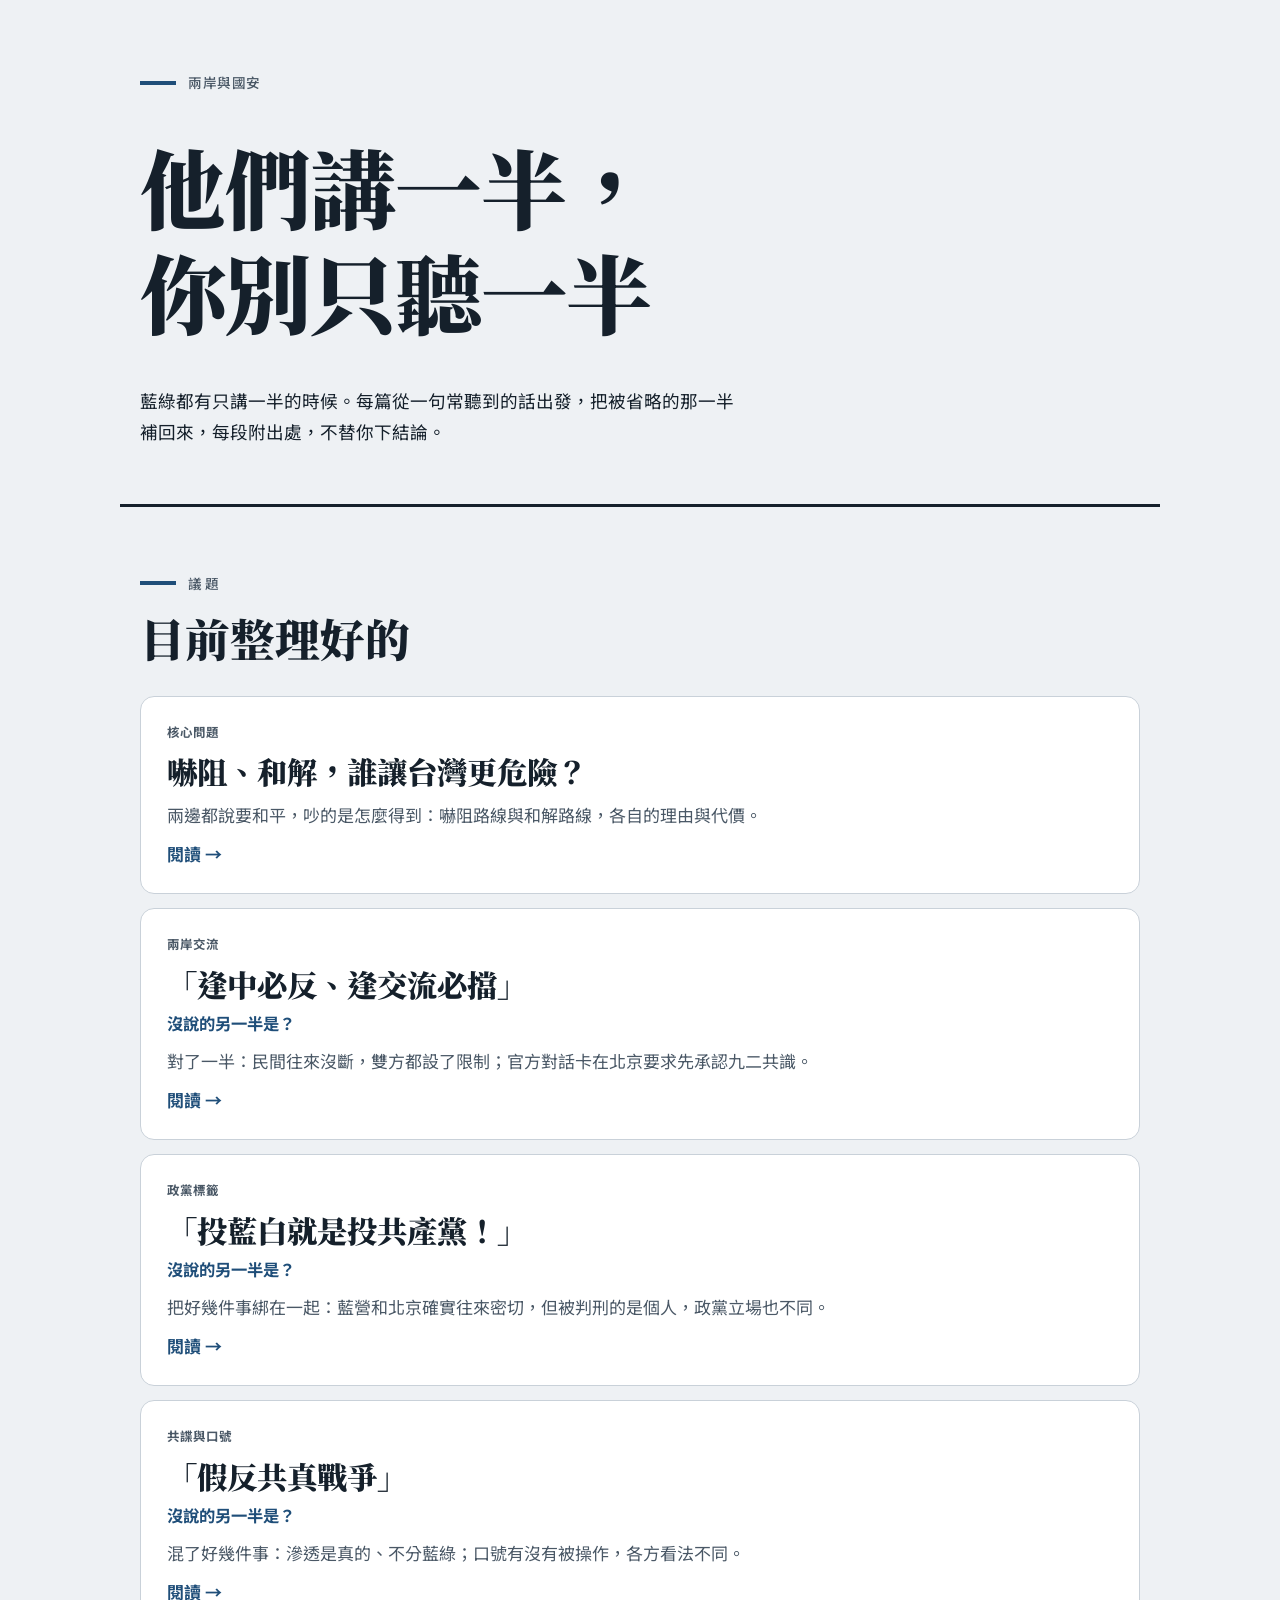
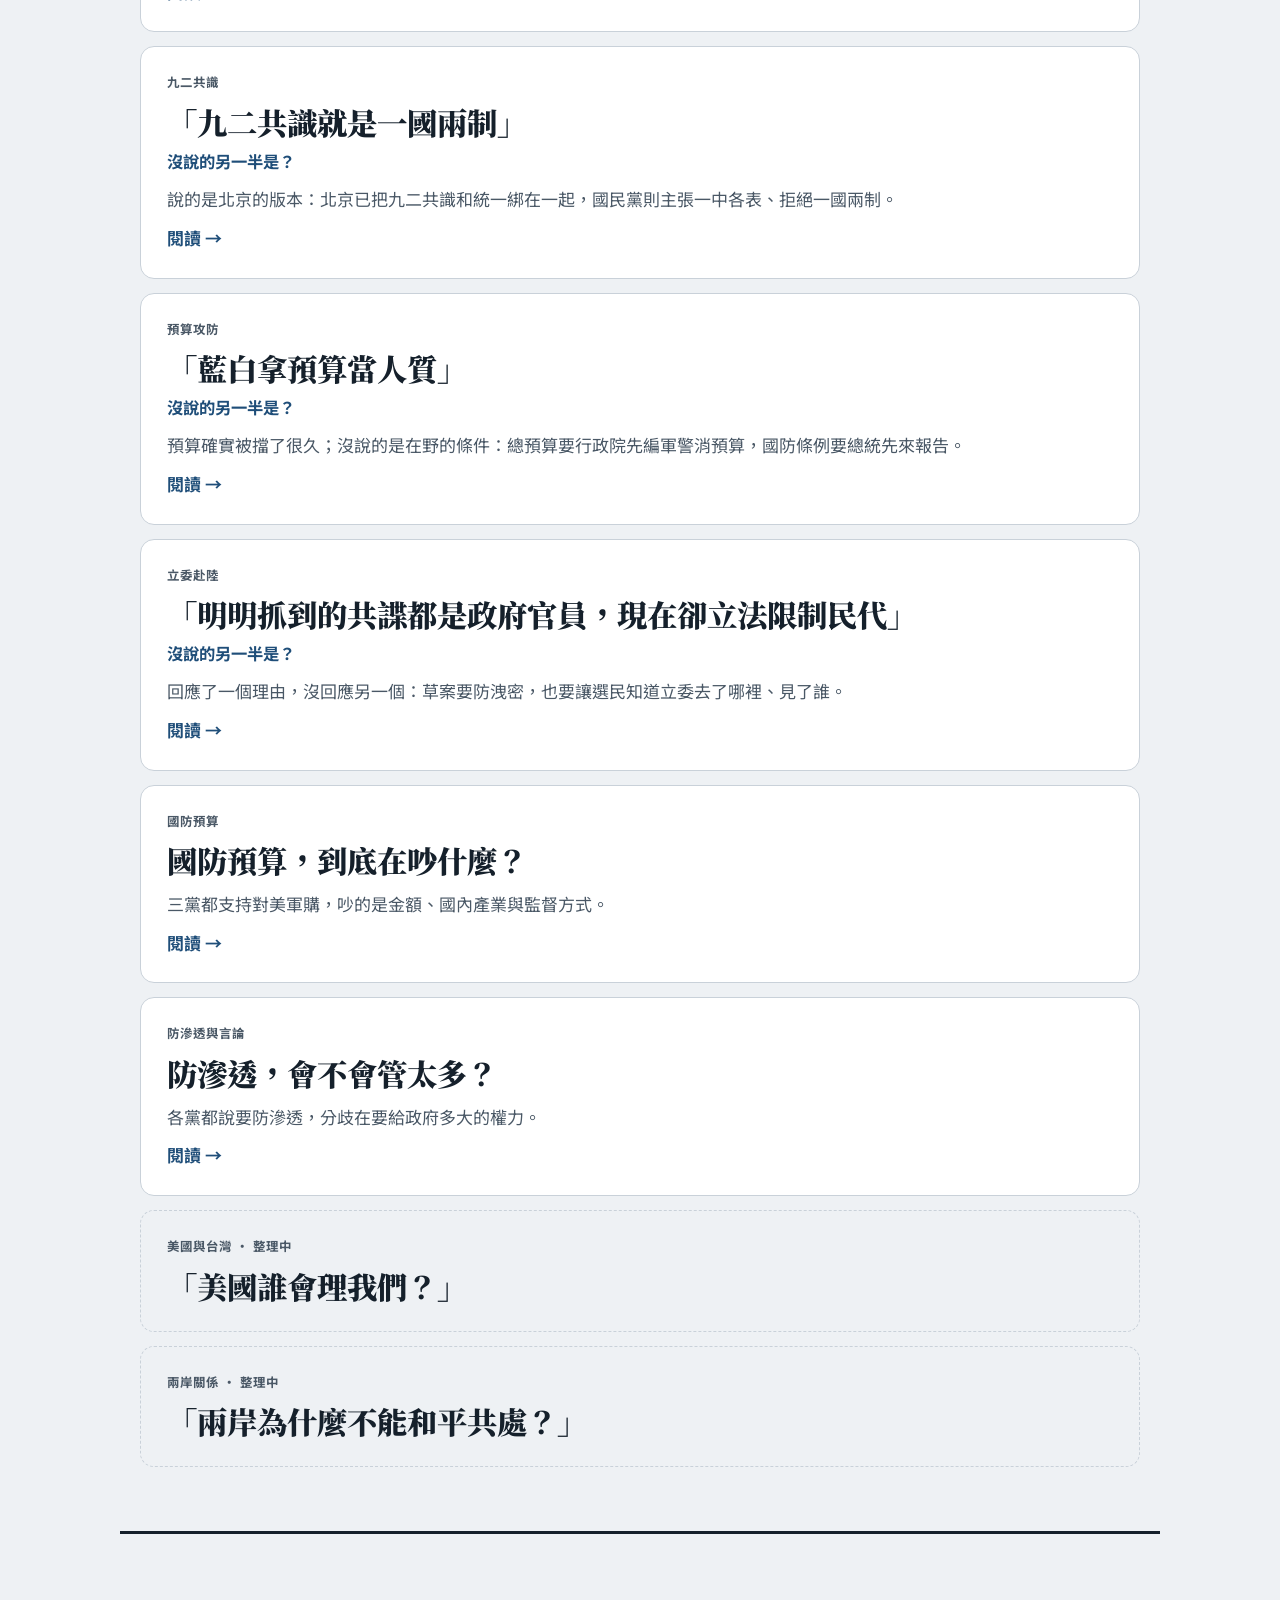
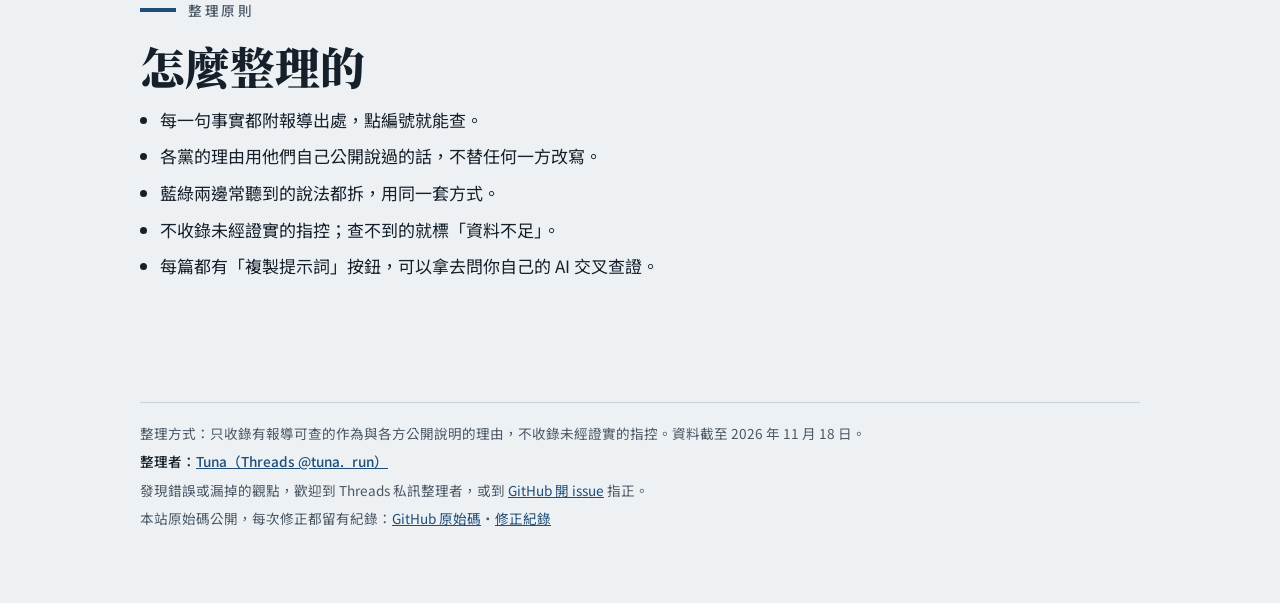
<file: site/index.html>
<!DOCTYPE html>
<html lang="zh-Hant-TW">
<head>
<meta charset="utf-8">
<meta name="viewport" content="width=device-width, initial-scale=1">
<title>他們講一半，你別只聽一半</title>
<meta name="description" content="藍綠都有只講一半的時候。從常聽到的說法出發，把被省略的那一半補回來，每段附出處，不替你下結論。">
<meta property="og:title" content="他們講一半，你別只聽一半">
<meta property="og:description" content="藍綠都有只講一半的時候。從常聽到的說法出發，把被省略的那一半補回來，每段附出處，不替你下結論。">
<meta property="og:type" content="article">
<link rel="preconnect" href="https://fonts.googleapis.com">
<link rel="preconnect" href="https://fonts.gstatic.com" crossorigin>
<link href="https://fonts.googleapis.com/css2?family=Noto+Sans+TC:wght@400;500;700&family=Noto+Serif+TC:wght@600;900&display=swap" rel="stylesheet">
<link rel="stylesheet" href="css/site.css">
</head>
<body>

<main>
  <section class="shell hero" aria-labelledby="title">
    <div class="marker">兩岸與國安</div>
    <h1 id="title">他們講一半，你別只聽一半</h1>
    <p class="after">藍綠都有只講一半的時候。每篇從一句常聽到的話出發，把被省略的那一半補回來，每段附出處，不替你下結論。</p>
  </section>

  <section class="shell chapter" aria-labelledby="h-list">
    <header>
      <div class="marker">議題</div>
      <h2 id="h-list">目前整理好的</h2>
    </header>
    <div class="hub-list">
      <a class="hub-card" id="card-war" href="articles/war.html">
        <span class="tag">核心問題</span>
        <h2>嚇阻、和解，誰讓台灣更危險？</h2>
        
        <p>兩邊都說要和平，吵的是怎麼得到：嚇阻路線與和解路線，各自的理由與代價。</p>
        <span class="go">閱讀 →</span>
      </a>
      <a class="hub-card" id="card-exchange" href="articles/exchange.html">
        <span class="tag">兩岸交流</span>
        <h2>「逢中必反、逢交流必擋」</h2>
        <span class="half">沒說的另一半是？</span>
        <p>對了一半：民間往來沒斷，雙方都設了限制；官方對話卡在北京要求先承認九二共識。</p>
        <span class="go">閱讀 →</span>
      </a>
      <a class="hub-card" id="card-label" href="articles/label.html">
        <span class="tag">政黨標籤</span>
        <h2>「投藍白就是投共產黨！」</h2>
        <span class="half">沒說的另一半是？</span>
        <p>把好幾件事綁在一起：藍營和北京確實往來密切，但被判刑的是個人，政黨立場也不同。</p>
        <span class="go">閱讀 →</span>
      </a>
      <a class="hub-card" id="card-anti-communism" href="articles/anti-communism.html">
        <span class="tag">共諜與口號</span>
        <h2>「假反共真戰爭」</h2>
        <span class="half">沒說的另一半是？</span>
        <p>混了好幾件事：滲透是真的、不分藍綠；口號有沒有被操作，各方看法不同。</p>
        <span class="go">閱讀 →</span>
      </a>
      <a class="hub-card" id="card-consensus" href="articles/consensus.html">
        <span class="tag">九二共識</span>
        <h2>「九二共識就是一國兩制」</h2>
        <span class="half">沒說的另一半是？</span>
        <p>說的是北京的版本：北京已把九二共識和統一綁在一起，國民黨則主張一中各表、拒絕一國兩制。</p>
        <span class="go">閱讀 →</span>
      </a>
      <a class="hub-card" id="card-budget" href="articles/budget.html">
        <span class="tag">預算攻防</span>
        <h2>「藍白拿預算當人質」</h2>
        <span class="half">沒說的另一半是？</span>
        <p>預算確實被擋了很久；沒說的是在野的條件：總預算要行政院先編軍警消預算，國防條例要總統先來報告。</p>
        <span class="go">閱讀 →</span>
      </a>
      <a class="hub-card" id="card-legislators" href="articles/legislators.html">
        <span class="tag">立委赴陸</span>
        <h2>「明明抓到的共諜都是政府官員，現在卻立法限制民代」</h2>
        <span class="half">沒說的另一半是？</span>
        <p>回應了一個理由，沒回應另一個：草案要防洩密，也要讓選民知道立委去了哪裡、見了誰。</p>
        <span class="go">閱讀 →</span>
      </a>
      <a class="hub-card" id="card-defense" href="articles/defense.html">
        <span class="tag">國防預算</span>
        <h2>國防預算，到底在吵什麼？</h2>
        
        <p>三黨都支持對美軍購，吵的是金額、國內產業與監督方式。</p>
        <span class="go">閱讀 →</span>
      </a>
      <a class="hub-card" id="card-infiltration" href="articles/infiltration.html">
        <span class="tag">防滲透與言論</span>
        <h2>防滲透，會不會管太多？</h2>
        
        <p>各黨都說要防滲透，分歧在要給政府多大的權力。</p>
        <span class="go">閱讀 →</span>
      </a>
      <div class="hub-card planned">
        <span class="tag">美國與台灣 · 整理中</span>
        <h2>「美國誰會理我們？」</h2>
      </div>
      <div class="hub-card planned">
        <span class="tag">兩岸關係 · 整理中</span>
        <h2>「兩岸為什麼不能和平共處？」</h2>
      </div>
    </div>
  </section>

  <section class="shell chapter method" aria-labelledby="h-method">
    <header>
      <div class="marker">整理原則</div>
      <h2 id="h-method">怎麼整理的</h2>
    </header>
    <ul>
      <li>每一句事實都附報導出處，點編號就能查。</li>
      <li>各黨的理由用他們自己公開說過的話，不替任何一方改寫。</li>
      <li>藍綠兩邊常聽到的說法都拆，用同一套方式。</li>
      <li>不收錄未經證實的指控；查不到的就標「資料不足」。</li>
      <li>每篇都有「複製提示詞」按鈕，可以拿去問你自己的 AI 交叉查證。</li>
    </ul>
  </section>
</main>


<footer class="shell sources">
  <div class="foot">
    <p>整理方式：只收錄有報導可查的作為與各方公開說明的理由，不收錄未經證實的指控。資料截至 2026 年 11 月 18 日。</p>
    <p class="author">整理者：<a href="https://www.threads.com/@tuna._run" target="_blank" rel="noopener">Tuna（Threads @tuna._run）</a></p>
    <p>發現錯誤或漏掉的觀點，歡迎到 Threads 私訊整理者，或到 <a href="https://github.com/TunaKHH/otherhalf/issues" target="_blank" rel="noopener">GitHub 開 issue</a> 指正。</p>
    <p>本站原始碼公開，每次修正都留有紀錄：<a href="https://github.com/TunaKHH/otherhalf" target="_blank" rel="noopener">GitHub 原始碼</a>・<a href="https://github.com/TunaKHH/otherhalf/commits/main" target="_blank" rel="noopener">修正紀錄</a></p>
  </div>
</footer>
<dialog class="gloss" id="gloss" aria-labelledby="gloss-title">
  <div class="gloss-body">
    <div class="gloss-head">
      <div class="gloss-id">
        <div class="gloss-side"><span class="gloss-flag" id="gloss-flag"></span><span id="gloss-sidetext"></span></div>
        <h2 id="gloss-title"></h2>
        <p class="full" id="gloss-full"></p>
      </div>
      <button type="button" class="gloss-close" id="gloss-close" aria-label="關閉說明">×</button>
    </div>
    <dl id="gloss-list"></dl>
    <p class="note" id="gloss-note"></p>
  </div>
</dialog>
<script src="js/site.js"></script>
</body>
</html>
</file>
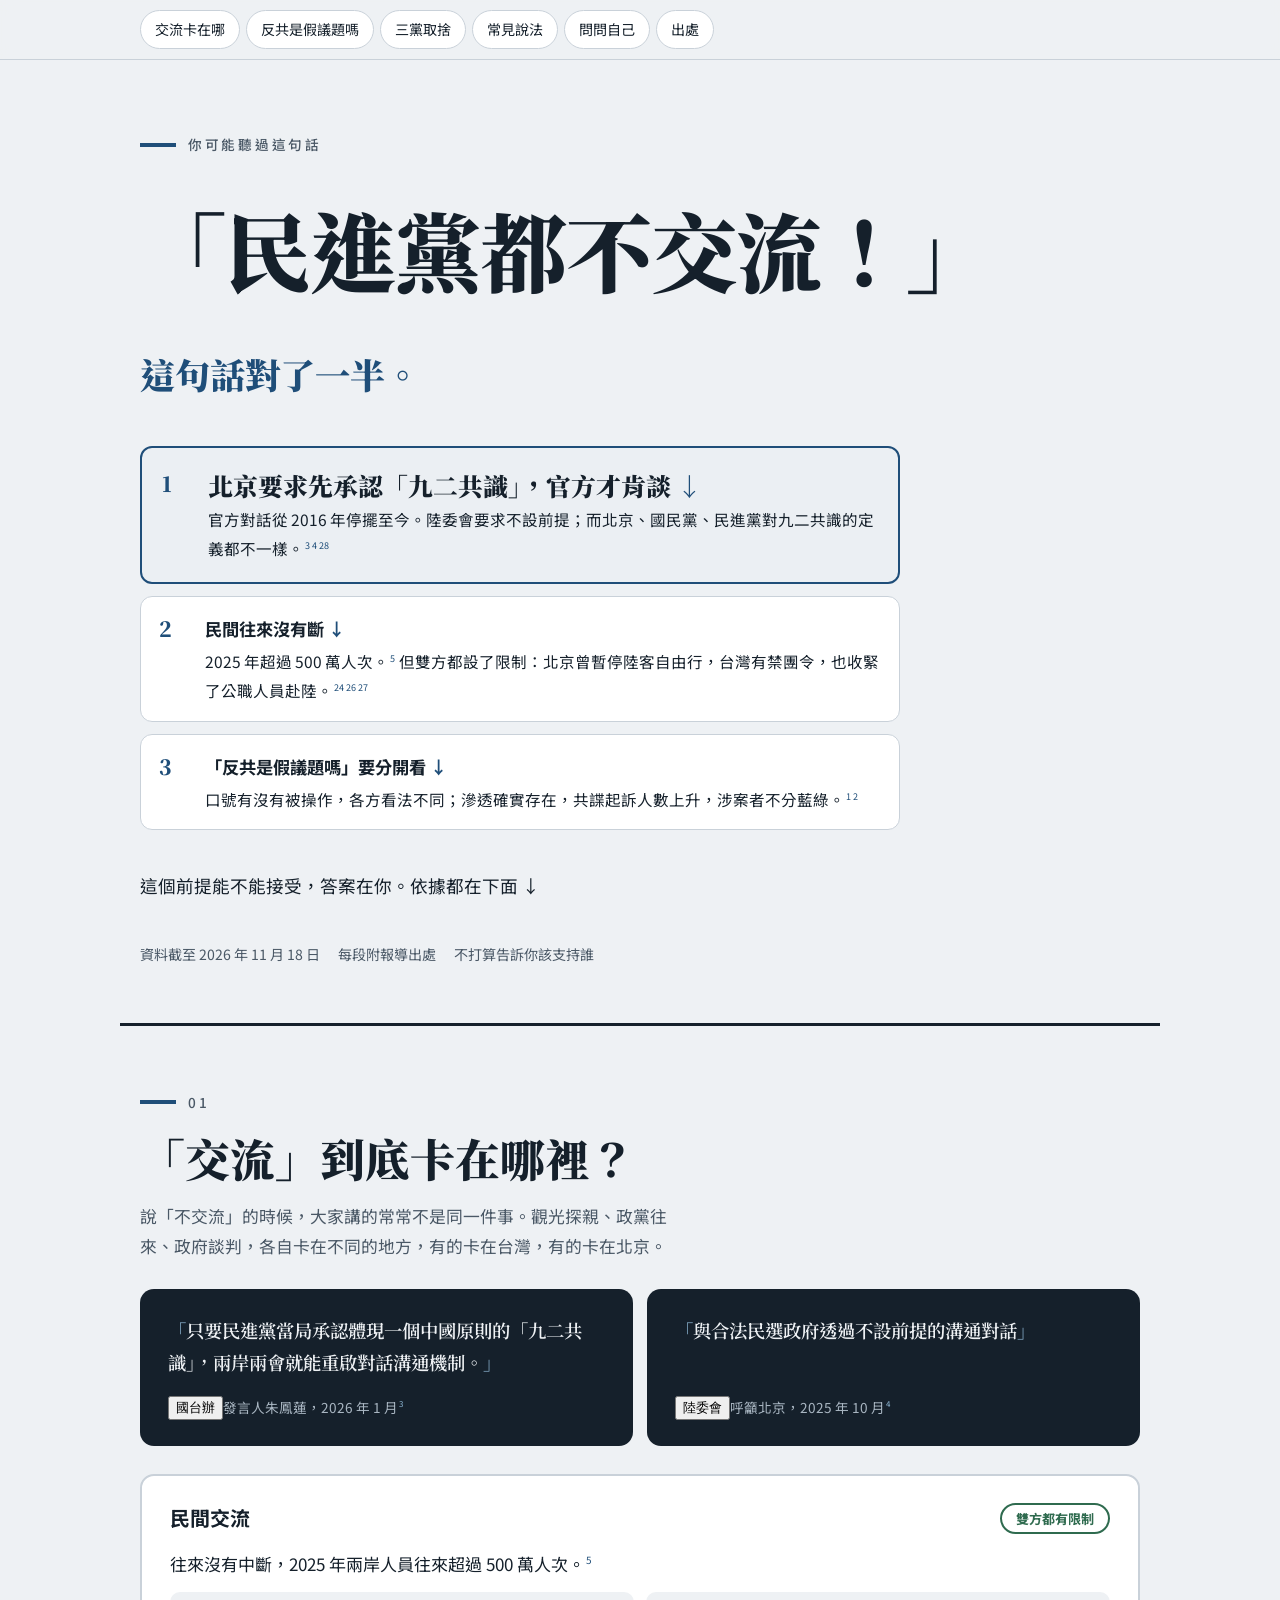
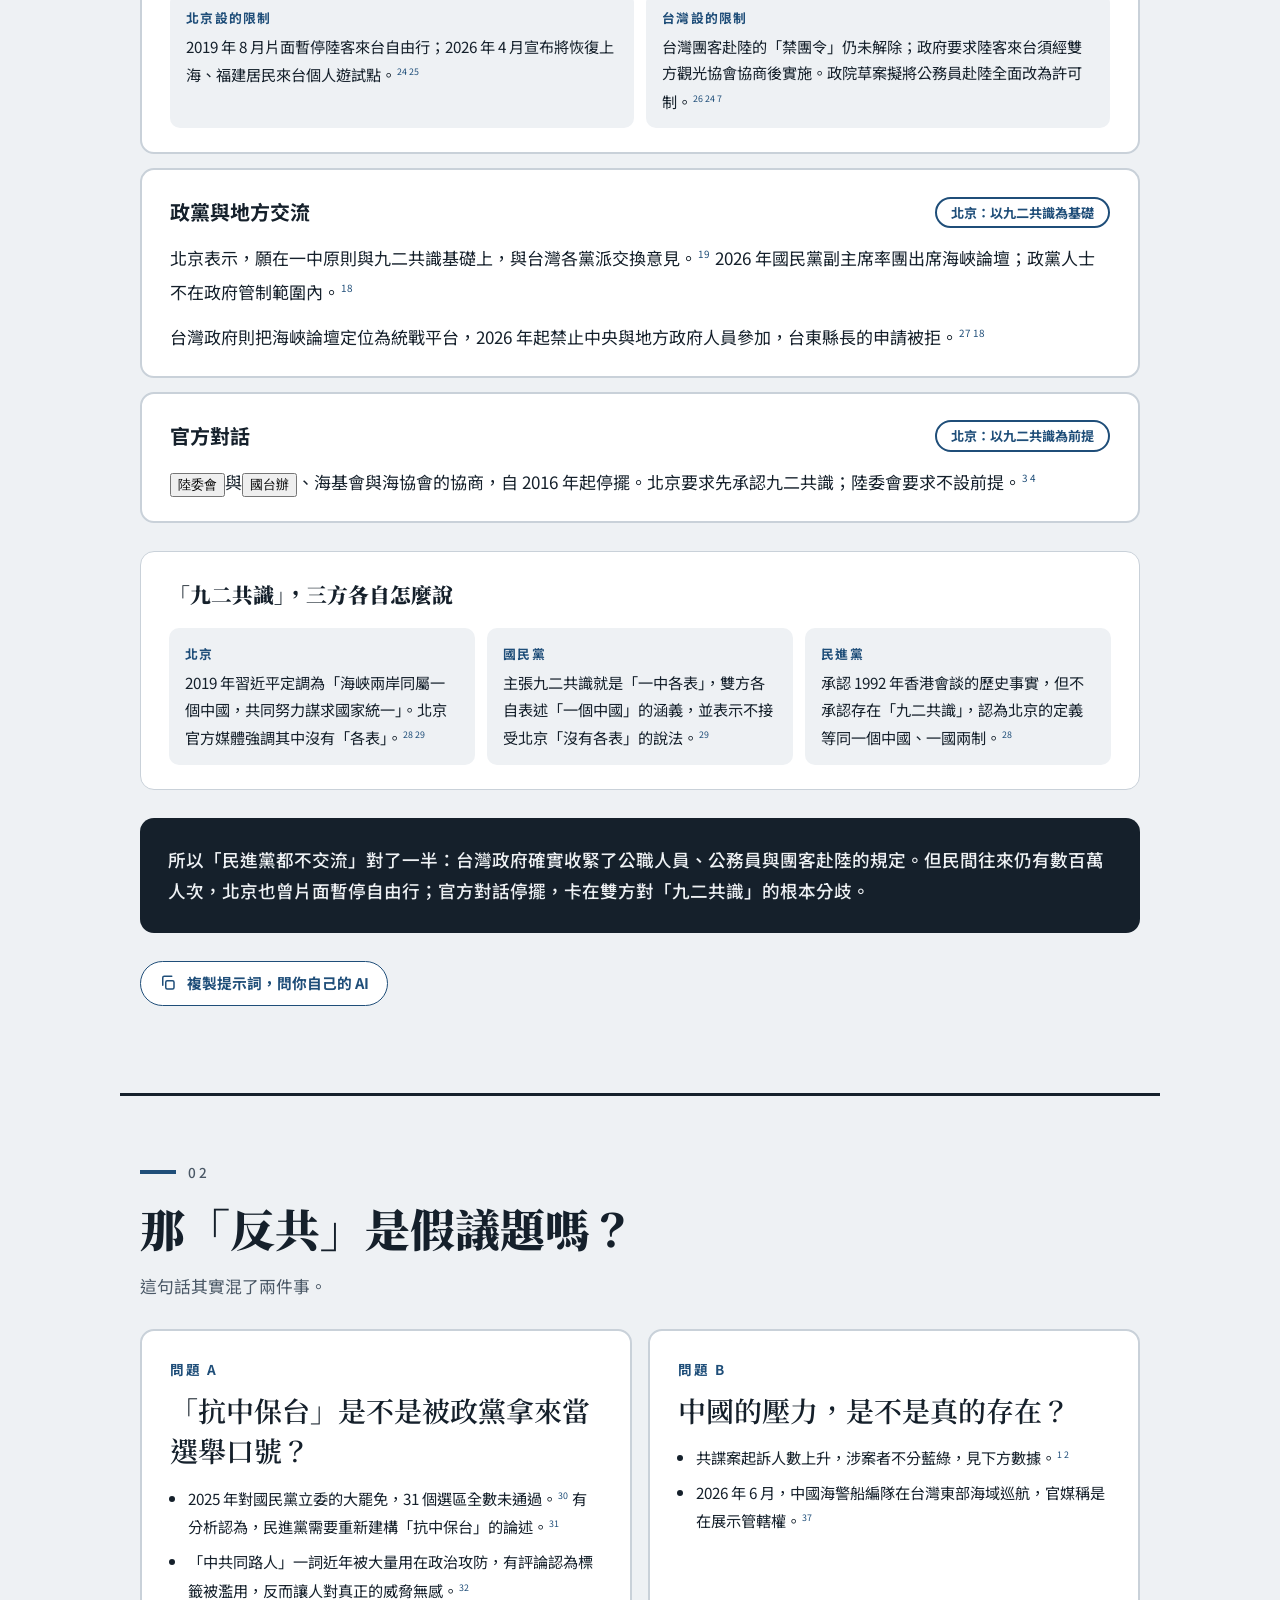
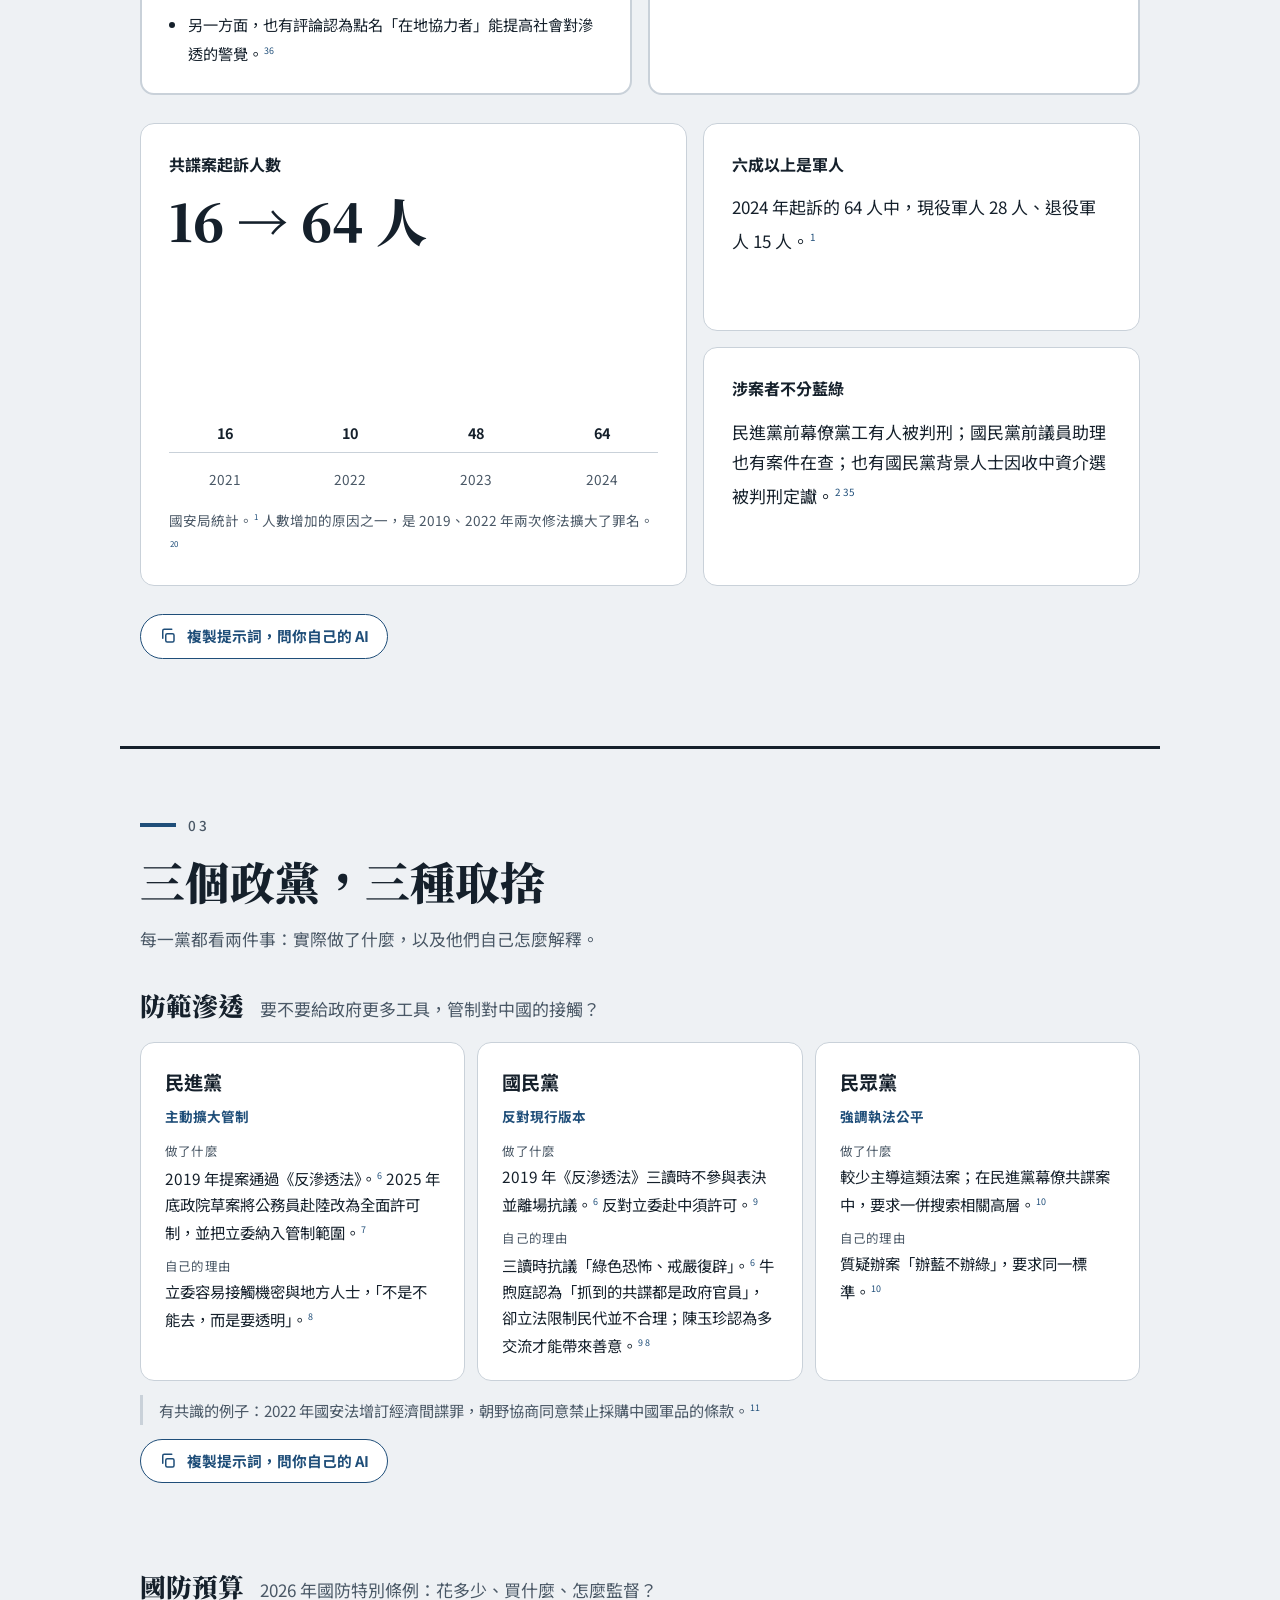
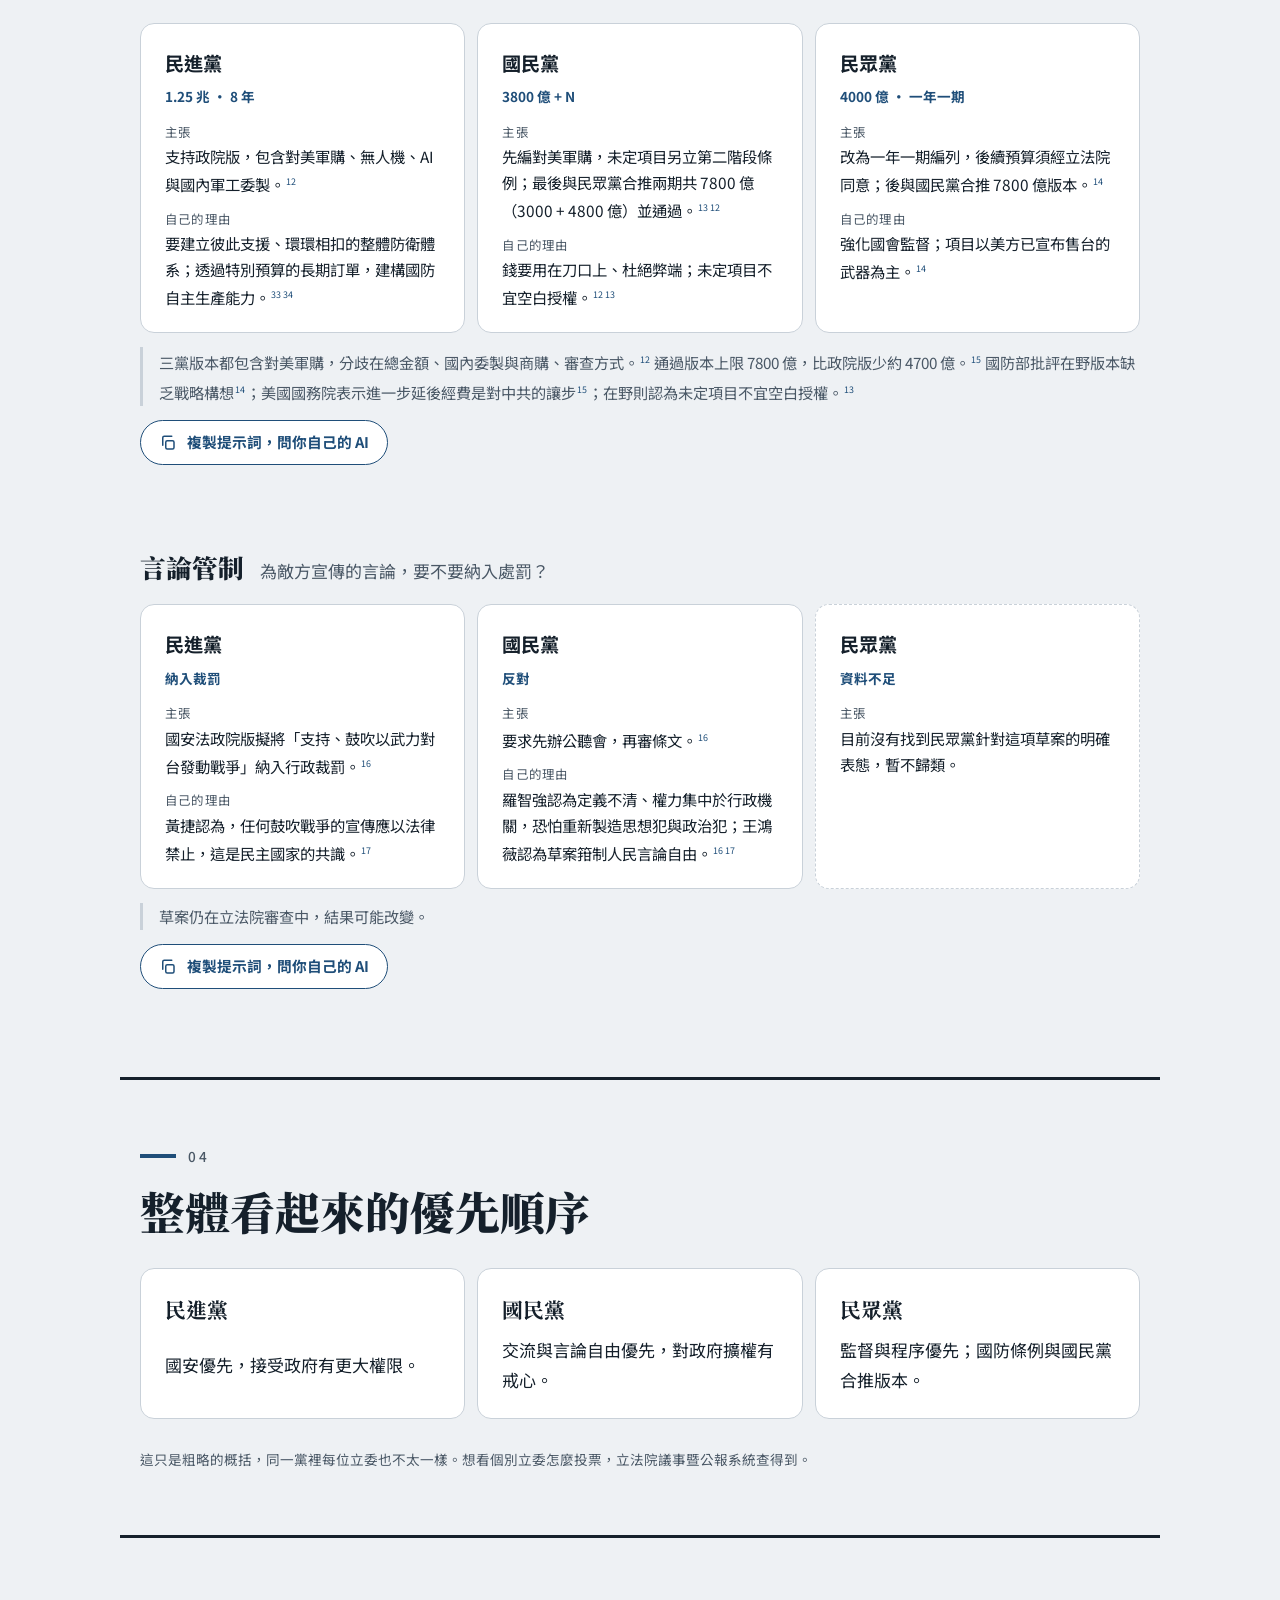
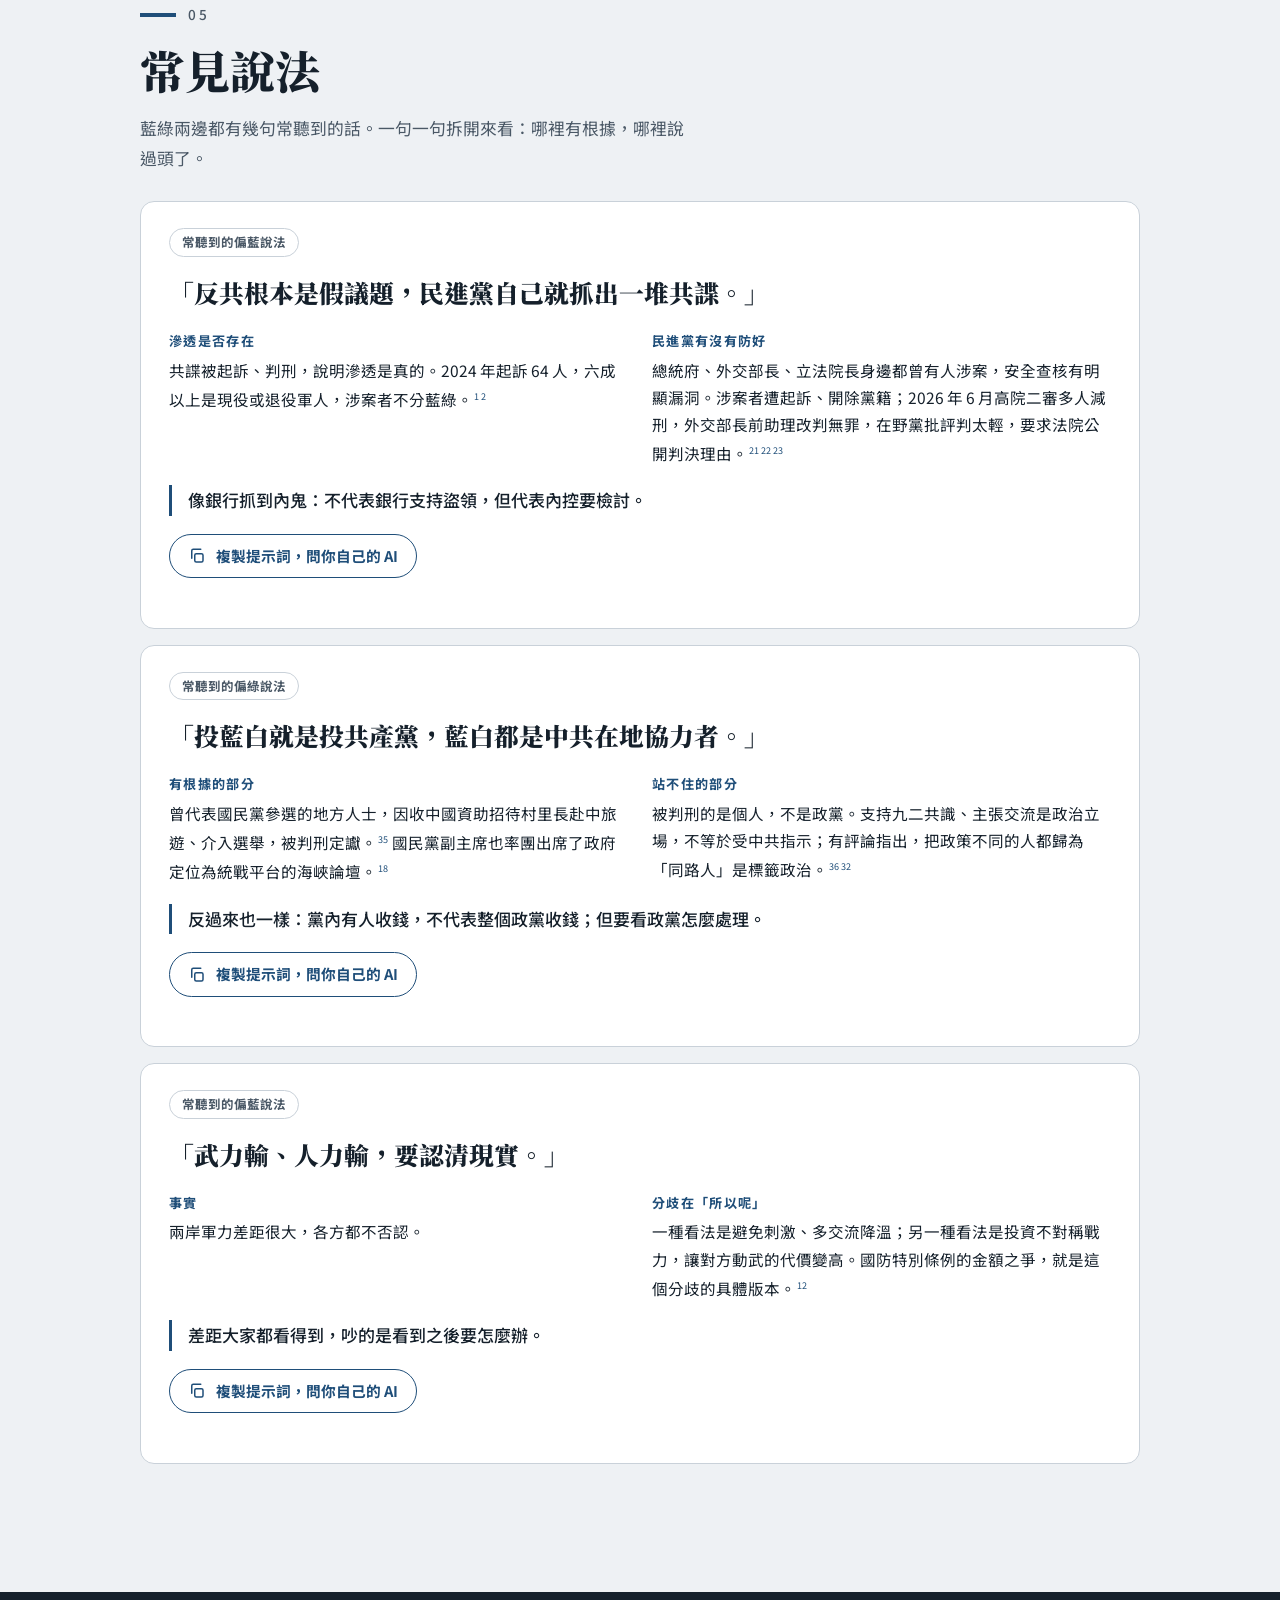
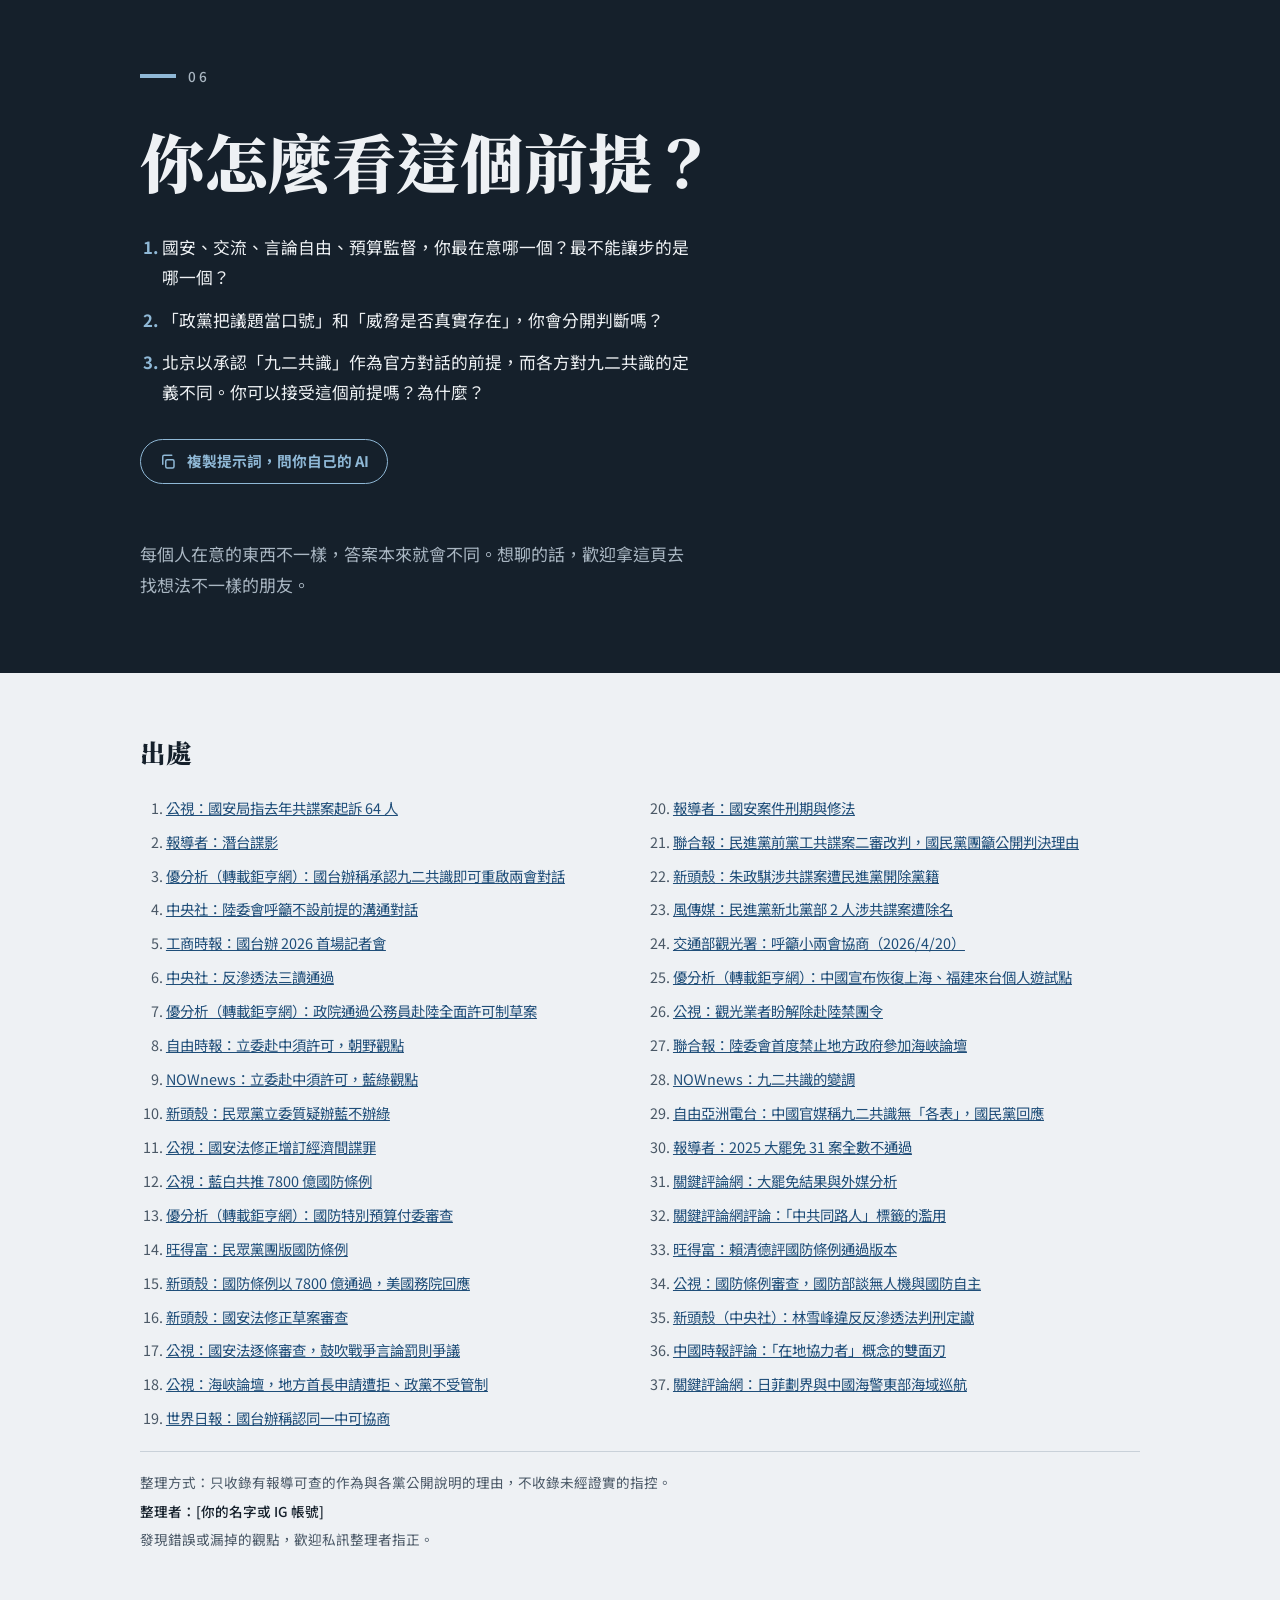
<file: src/legacy-index.html>
<!DOCTYPE html>
<html lang="zh-Hant-TW">
<head>
<meta charset="utf-8">
<meta name="viewport" content="width=device-width, initial-scale=1">
<title>民進黨都不交流？</title>
<meta name="description" content="「民進黨都不交流」對了一半。兩岸交流的三個層次、雙方各自的限制、九二共識的三種定義，以及三黨在國安議題上的取捨，每段附出處。">
<meta property="og:title" content="民進黨都不交流？">
<meta property="og:description" content="兩岸交流卡在哪裡？雙方各自的限制、九二共識的三種定義、三黨的取捨，每段附出處。">
<meta property="og:type" content="article">
<link rel="preconnect" href="https://fonts.googleapis.com">
<link rel="preconnect" href="https://fonts.gstatic.com" crossorigin>
<link href="https://fonts.googleapis.com/css2?family=Noto+Sans+TC:wght@400;500;700&family=Noto+Serif+TC:wght@600;900&display=swap" rel="stylesheet">
<style>
:root {
  /* 與 IG 圖卡同一套語言：冷灰紙面、深墨藍、單一藍色強調；大號襯線標題是唯一的張力，其餘安靜。三黨同一樣式，不用政黨色。 */
  --ground: #eef1f4;
  --surface: #ffffff;
  --ink: #15202b;
  --muted: #4a5866;
  --line: #c9d1d9;
  --accent: #1f4e79;
  --ok: #2f6b4f;
  --band: #15202b;
  --band-ink: #eef1f4;
  --band-muted: #a9b6c2;
  --band-accent: #8fb8d6;
  --display: "Noto Serif TC", "Songti TC", serif;
  --body: "Noto Sans TC", "PingFang TC", "Microsoft JhengHei", sans-serif;
  color-scheme: light;
}
@media (prefers-color-scheme: dark) {
  :root:not([data-theme="light"]) {
    --ground: #12181e; --surface: #1a2229; --ink: #e8edf1; --muted: #a3b0bc;
    --line: #2c3742; --accent: #8fb8d6; --ok: #8cc5a6;
    --band: #0b1015; --band-ink: #e8edf1; --band-muted: #93a1ae; --band-accent: #8fb8d6;
    color-scheme: dark;
  }
}
:root[data-theme="dark"] {
  --ground: #12181e; --surface: #1a2229; --ink: #e8edf1; --muted: #a3b0bc;
  --line: #2c3742; --accent: #8fb8d6; --ok: #8cc5a6;
  --band: #0b1015; --band-ink: #e8edf1; --band-muted: #93a1ae; --band-accent: #8fb8d6;
  color-scheme: dark;
}

* { box-sizing: border-box; }
html { -webkit-text-size-adjust: 100%; scroll-behavior: smooth; }
@media (prefers-reduced-motion: reduce) { html { scroll-behavior: auto; } }
body { margin: 0; background: var(--ground); color: var(--ink); font-family: var(--body); font-size: 17px; line-height: 1.8; }
a { color: var(--accent); }
a:focus-visible { outline: 2px solid var(--accent); outline-offset: 3px; border-radius: 2px; }
h1, h2, h3 { margin: 0; text-wrap: balance; }
p { margin: 0; }

.shell { max-width: 1040px; margin: 0 auto; padding-inline: 20px; }

/* 章節標記：與圖卡上的「— 1 / 5」相同 */
.marker { display: flex; align-items: center; gap: 12px; font-size: .85rem; font-weight: 500; letter-spacing: .2em; color: var(--muted); }
.marker::before { content: ""; width: 36px; height: 4px; background: var(--accent); }

/* 頂部導覽 */
.topnav { position: sticky; top: 0; z-index: 5; background: color-mix(in srgb, var(--ground) 92%, transparent); backdrop-filter: blur(8px); border-bottom: 1px solid var(--line); }
.topnav .shell { display: flex; gap: 6px; overflow-x: auto; padding-block: 10px; scrollbar-width: none; }
.topnav a { flex: none; font-size: .88rem; text-decoration: none; color: var(--ink); padding: 6px 14px; border: 1px solid var(--line); border-radius: 999px; background: var(--surface); }
.topnav a:hover { border-color: var(--accent); color: var(--accent); }

/* Hero：唯一放大的地方 */
.hero { padding-block: 72px 56px; display: grid; gap: 40px; }
.hero .lede { font-size: 1.15rem; color: var(--muted); }
.hero h1 { font-family: var(--display); font-weight: 900; font-size: clamp(2.6rem, 8.5vw, 5.4rem); line-height: 1.22; letter-spacing: -.01em; }
.qpair { display: grid; grid-template-columns: repeat(2, minmax(0, 1fr)); gap: 16px; }
.q { background: var(--surface); border: 2px solid var(--line); border-radius: 14px; padding: 26px 28px; display: grid; gap: 8px; align-content: start; }
.q b { font-size: .85rem; letter-spacing: .15em; color: var(--accent); }
.q p { font-family: var(--display); font-weight: 600; font-size: clamp(1.3rem, 3.2vw, 1.75rem); line-height: 1.45; }
.hero .after { font-size: 1.1rem; max-width: 60ch; }
.hero .meta { font-size: .88rem; color: var(--muted); display: flex; flex-wrap: wrap; gap: 6px 18px; }

/* 一般章節 */
.chapter { padding-block: 64px; border-top: 3px solid var(--ink); display: grid; gap: 28px; }
.chapter > header { display: grid; gap: 14px; }
.chapter h2 { font-family: var(--display); font-weight: 900; font-size: clamp(1.9rem, 5vw, 2.8rem); line-height: 1.3; }
.chapter .intro { color: var(--muted); max-width: 62ch; font-size: 1.05rem; }

/* 背景事實：共諜長條 */
.stat-grid { display: grid; grid-template-columns: minmax(0, 1.25fr) minmax(0, 1fr); gap: 16px; }
.panel { background: var(--surface); border: 1px solid var(--line); border-radius: 14px; padding: 26px 28px; display: grid; gap: 14px; align-content: start; }
.panel h3 { font-size: 1rem; font-weight: 700; }
.big { font-family: var(--display); font-weight: 900; font-size: clamp(2.2rem, 6vw, 3.2rem); line-height: 1.1; font-variant-numeric: tabular-nums; }
.bars { display: grid; grid-template-columns: repeat(4, minmax(0, 1fr)); gap: 14px; align-items: end; height: 190px; padding-top: 10px; border-bottom: 1px solid var(--line); }
.bar { display: grid; justify-items: center; align-content: end; gap: 6px; height: 100%; }
.bar span { font-size: .9rem; font-weight: 700; font-variant-numeric: tabular-nums; }
.bar i { display: block; width: 100%; max-width: 54px; background: var(--line); border-radius: 6px 6px 0 0; }
.bar.hi i { background: var(--accent); }
.years { display: grid; grid-template-columns: repeat(4, minmax(0, 1fr)); gap: 14px; text-align: center; font-size: .85rem; color: var(--muted); font-variant-numeric: tabular-nums; }
.small { font-size: .85rem; color: var(--muted); }
.stack { display: grid; gap: 16px; }

/* 交流三層 */
.layers { display: grid; gap: 14px; counter-reset: layer; }
.layer { background: var(--surface); border: 2px solid var(--line); border-radius: 14px; padding: 24px 28px; display: grid; grid-template-columns: minmax(0, 1fr) auto; gap: 10px 20px; align-items: center; }
.layer .n { font-family: var(--display); font-weight: 900; font-size: 2.6rem; line-height: 1; color: var(--accent); grid-row: span 2; }
.layer h3 { font-size: 1.25rem; font-weight: 700; }
.layer > .layer-body { grid-column: 1 / 3; display: grid; gap: 12px; }
.pill { justify-self: end; font-size: .82rem; font-weight: 700; border: 2px solid var(--accent); color: var(--accent); border-radius: 999px; padding: 2px 14px; white-space: nowrap; }
.pill.ok { border-color: var(--ok); color: var(--ok); }
.callout { background: var(--band); color: var(--band-ink); border-radius: 14px; padding: 26px 28px; font-size: 1.1rem; font-weight: 500; }

/* 議題對照 */
.issue { display: grid; gap: 14px; }
.issue + .issue { margin-top: 28px; }
.issue-head { display: flex; flex-wrap: wrap; align-items: baseline; gap: 6px 16px; }
.issue-head h3 { font-family: var(--display); font-weight: 900; font-size: 1.6rem; }
.issue-head span { color: var(--muted); }
.parties { display: grid; grid-template-columns: repeat(3, minmax(0, 1fr)); gap: 12px; }
.party { background: var(--surface); border: 1px solid var(--line); border-radius: 14px; padding: 22px 24px; display: grid; gap: 12px; align-content: start; }
.party header { display: grid; gap: 4px; }
.party h4 { margin: 0; font-size: 1.2rem; }
.party .stance { font-size: .85rem; font-weight: 700; color: var(--accent); }
.party dl { margin: 0; display: grid; gap: 10px; }
.party dt { font-size: .78rem; letter-spacing: .1em; color: var(--muted); }
.party dd { margin: 0; font-size: .96rem; line-height: 1.7; }
.party.na { border-style: dashed; }
.common { font-size: .95rem; color: var(--muted); padding-left: 16px; border-left: 3px solid var(--line); }
sup a { text-decoration: none; font-size: .7em; padding-inline: 1px; }

/* 總結 */
.summary { display: grid; grid-template-columns: repeat(3, minmax(0, 1fr)); gap: 12px; }
.summary div { background: var(--surface); border: 1px solid var(--line); border-radius: 14px; padding: 22px 24px; display: grid; gap: 6px; }
.summary strong { font-family: var(--display); font-size: 1.3rem; }


/* 名詞說明彈窗 */


/* 複製提示詞 */
.ask-ai-wrap { display: grid; gap: 10px; justify-items: start; }
.ask-ai { display: inline-flex; align-items: center; gap: 10px; min-height: 44px; padding: 8px 18px; font: inherit; font-size: .92rem; font-weight: 700; color: var(--accent); background: var(--surface); border: 1.5px solid var(--accent); border-radius: 999px; cursor: pointer; }
.ask-ai:hover { background: color-mix(in srgb, var(--accent) 10%, var(--surface)); }
.ask-ai:focus-visible { outline: 2px solid var(--accent); outline-offset: 3px; }
.ask-ai.done { color: var(--ok); border-color: var(--ok); }
.ask-ai.on-dark { color: var(--band-accent); background: transparent; border-color: var(--band-accent); }
.ask-ai.on-dark:hover { background: color-mix(in srgb, var(--band-accent) 14%, transparent); }
.ask-ai-icon { display: inline-flex; }
.ask-ai-fallback { width: 100%; max-width: 720px; min-height: 140px; font: inherit; font-size: .9rem; line-height: 1.7; padding: 12px 14px; border-radius: 10px; border: 1px solid var(--line); background: var(--ground); color: var(--ink); resize: vertical; }
.ask-ai-hint { font-size: .85rem; color: var(--muted); }
.close .ask-ai-hint { color: var(--band-muted); }


/* 修正版新增 */
.tldr { margin: 0; padding: 0; list-style: none; counter-reset: t; display: grid; gap: 12px; max-width: 760px; }
.tldr li { counter-increment: t; display: grid; grid-template-columns: 34px minmax(0, 1fr); gap: 2px 12px; background: var(--surface); border: 1px solid var(--line); border-radius: 12px; padding: 16px 18px; }
.tldr li::before { content: counter(t); grid-row: span 2; font-family: var(--display); font-weight: 900; font-size: 1.3rem; color: var(--accent); line-height: 1.5; }
.tldr-head { font-weight: 700; font-size: 1.08rem; color: var(--ink); text-decoration: none; }
.tldr-head::after { content: " ↓"; color: var(--accent); }
.tldr-head:hover { color: var(--accent); }
.tldr li.key { border: 2px solid var(--accent); background: color-mix(in srgb, var(--accent) 9%, var(--surface)); padding: 20px 20px; }
.tldr li.key .tldr-head { font-family: var(--display); font-weight: 900; font-size: clamp(1.25rem, 3.6vw, 1.55rem); line-height: 1.45; }
.tldr span { font-size: .97rem; line-height: 1.75; }

section[id], [id^="h-"], #defs { scroll-margin-top: 72px; }
.verdict { font-family: var(--display); font-weight: 900; font-size: clamp(1.5rem, 4.5vw, 2.2rem); color: var(--accent); }
.sides { display: grid; grid-template-columns: repeat(2, minmax(0, 1fr)); gap: 12px; }
.sides > div, .defs-grid > div { background: var(--ground); border-radius: 10px; padding: 14px 16px; display: grid; gap: 4px; align-content: start; }
.sides b, .defs-grid b { font-size: .8rem; letter-spacing: .1em; color: var(--accent); }
.sides p, .defs-grid p { font-size: .95rem; line-height: 1.75; }
.defs { background: var(--surface); border: 1px solid var(--line); border-radius: 14px; padding: 24px 28px; display: grid; gap: 14px; }
.defs h3 { font-family: var(--display); font-weight: 900; font-size: 1.3rem; }
.defs-grid { display: grid; grid-template-columns: repeat(3, minmax(0, 1fr)); gap: 12px; }
.ev { margin: 4px 0 0; padding-left: 1.2em; display: grid; gap: 8px; font-family: var(--body); font-size: .95rem; line-height: 1.75; }
.q .ev li { font-weight: 400; }
.faq-tag { justify-self: start; font-size: .78rem; font-weight: 700; letter-spacing: .08em; color: var(--muted); border: 1px solid var(--line); border-radius: 999px; padding: 2px 12px; }
.ask-ai-status { font-size: .85rem; color: var(--ok); min-height: 1em; }
.close .ask-ai-status { color: var(--band-accent); }
.author { font-weight: 500; color: var(--ink); }

/* 北京的說法 */
.quotes { display: grid; grid-template-columns: repeat(2, minmax(0, 1fr)); gap: 14px; }
.quote { margin: 0; background: var(--band); color: var(--band-ink); border-radius: 14px; padding: 26px 28px; display: grid; gap: 14px; align-content: space-between; }
.quote blockquote { margin: 0; font-family: var(--display); font-weight: 600; font-size: 1.15rem; line-height: 1.7; }
.quote blockquote::before { content: "「"; color: var(--band-accent); }
.quote blockquote::after { content: "」"; color: var(--band-accent); }
.quote figcaption { font-size: .85rem; color: var(--band-muted); }
.quote sup a { color: var(--band-accent); }

/* 常見說法 */
.faq { display: grid; gap: 16px; }
.faq-item { background: var(--surface); border: 1px solid var(--line); border-radius: 14px; padding: 26px 28px; display: grid; gap: 18px; }
.faq-item h3 { font-family: var(--display); font-weight: 900; font-size: clamp(1.25rem, 3.4vw, 1.55rem); line-height: 1.45; }
.split { display: grid; grid-template-columns: repeat(2, minmax(0, 1fr)); gap: 14px 24px; }
.split > div { display: grid; gap: 4px; align-content: start; }
.split b { font-size: .82rem; letter-spacing: .1em; color: var(--accent); }
.split p { font-size: .97rem; line-height: 1.75; }
.analogy { font-weight: 500; padding-left: 16px; border-left: 3px solid var(--accent); }

/* 結尾深色帶 */
.close { background: var(--band); color: var(--band-ink); margin-top: 64px; }
.close .shell { padding-block: 72px; display: grid; gap: 32px; }
.close .marker { color: var(--band-muted); }
.close .marker::before { background: var(--band-accent); }
.close h2 { font-family: var(--display); font-weight: 900; font-size: clamp(2.2rem, 7vw, 4rem); line-height: 1.25; }
.close ol { margin: 0; padding-left: 1.3em; display: grid; gap: 12px; max-width: 62ch; color: var(--band-ink); font-size: 1.05rem; }
.close ol li::marker { color: var(--band-accent); font-weight: 700; }
.close p { color: var(--band-muted); max-width: 62ch; }

/* 出處 */
.sources { padding-block: 56px 72px; display: grid; gap: 20px; }
.sources h2 { font-family: var(--display); font-weight: 900; font-size: 1.6rem; }
.sources ol { margin: 0; padding-left: 1.8em; columns: 2; column-gap: 40px; font-size: .9rem; color: var(--muted); }
.sources li { break-inside: avoid; margin-bottom: 8px; overflow-wrap: anywhere; }
.sources li:target { color: var(--ink); background: color-mix(in srgb, var(--accent) 14%, transparent); border-radius: 4px; }
.foot { font-size: .85rem; color: var(--muted); border-top: 1px solid var(--line); padding-top: 18px; display: grid; gap: 4px; }

/* 進場：一次、從可見狀態開始 */
@media (prefers-reduced-motion: no-preference) {
  .hero > * { animation: rise .7s cubic-bezier(.2,.7,.2,1) both; }
  .hero > *:nth-child(2) { animation-delay: .08s; }
  .hero > *:nth-child(3) { animation-delay: .16s; }
  .hero > *:nth-child(4) { animation-delay: .24s; }
  @keyframes rise { from { transform: translateY(10px); opacity: .55; } to { transform: none; opacity: 1; } }
}

@media (max-width: 760px) {
  .qpair, .stat-grid, .parties, .summary, .split, .quotes { grid-template-columns: minmax(0, 1fr); }
  .sources ol { columns: 1; }
  .layer { grid-template-columns: minmax(0, 1fr); }
  .layer .n { font-size: 2rem; }
  .layer .pill { grid-column: 1; justify-self: start; }
  .layer > .layer-body { grid-column: 1; }
  .sides, .defs-grid { grid-template-columns: minmax(0, 1fr); }
  .hero { padding-block: 48px 44px; }
  .chapter { padding-block: 48px; }
}
</style>
</head>
<body>

<nav class="topnav" aria-label="章節">
  <div class="shell">
    <a href="#layers">交流卡在哪</a>
    <a href="#facts">反共是假議題嗎</a>
    <a href="#issues">三黨取捨</a>
    <a href="#faq">常見說法</a>
    <a href="#ask">問問自己</a>
    <a href="#refs">出處</a>
  </div>
</nav>

<main>
  <section class="shell hero" aria-labelledby="title">
    <div class="marker">你可能聽過這句話</div>
    <h1 id="title">「民進黨都不交流！」</h1>
    <p class="verdict">這句話對了一半。</p>
    <ol class="tldr">
      <li class="key"><a class="tldr-head" href="#defs">北京要求先承認「九二共識」，官方才肯談</a><span>官方對話從 2016 年停擺至今。陸委會要求不設前提；而北京、國民黨、民進黨對九二共識的定義都不一樣。<sup><a href="#s3">3</a></sup><sup><a href="#s4">4</a></sup><sup><a href="#s28">28</a></sup></span></li>
      <li><a class="tldr-head" href="#layers">民間往來沒有斷</a><span>2025 年超過 500 萬人次。<sup><a href="#s5">5</a></sup> 但雙方都設了限制：北京曾暫停陸客自由行，台灣有禁團令，也收緊了公職人員赴陸。<sup><a href="#s24">24</a></sup><sup><a href="#s26">26</a></sup><sup><a href="#s27">27</a></sup></span></li>
      <li><a class="tldr-head" href="#facts">「反共是假議題嗎」要分開看</a><span>口號有沒有被操作，各方看法不同；滲透確實存在，共諜起訴人數上升，涉案者不分藍綠。<sup><a href="#s1">1</a></sup><sup><a href="#s2">2</a></sup></span></li>
    </ol>
    <p class="after">這個前提能不能接受，答案在你。依據都在下面 ↓</p>
    <div class="stack">
      <p class="meta"><span>資料截至 2026 年 11 月 18 日</span><span>每段附報導出處</span><span>不打算告訴你該支持誰</span></p>
    </div>
  </section>

  <section id="layers" class="shell chapter" aria-labelledby="h-layers">
    <header>
      <div class="marker">01</div>
      <h2 id="h-layers">「交流」到底卡在哪裡？</h2>
      <p class="intro">說「不交流」的時候，大家講的常常不是同一件事。觀光探親、政黨往來、政府談判，各自卡在不同的地方，有的卡在台灣，有的卡在北京。</p>
    </header>
    <div class="quotes">
      <figure class="quote">
        <blockquote>只要民進黨當局承認體現一個中國原則的「九二共識」，兩岸兩會就能重啟對話溝通機制。</blockquote>
        <figcaption><button type="button" class="term" data-term="tao" aria-haspopup="dialog">國台辦</button>發言人朱鳳蓮，2026 年 1 月<sup><a href="#s3">3</a></sup></figcaption>
      </figure>
      <figure class="quote">
        <blockquote>與合法民選政府透過不設前提的溝通對話</blockquote>
        <figcaption><button type="button" class="term" data-term="mac" aria-haspopup="dialog">陸委會</button>呼籲北京，2025 年 10 月<sup><a href="#s4">4</a></sup></figcaption>
      </figure>
    </div>
    <div class="layers">
      <div class="layer">
        <h3>民間交流</h3>
        <span class="pill ok">雙方都有限制</span>
        <div class="layer-body">
          <p>往來沒有中斷，2025 年兩岸人員往來超過 500 萬人次。<sup><a href="#s5">5</a></sup></p>
          <div class="sides">
            <div><b>北京設的限制</b><p>2019 年 8 月片面暫停陸客來台自由行；2026 年 4 月宣布將恢復上海、福建居民來台個人遊試點。<sup><a href="#s24">24</a></sup><sup><a href="#s25">25</a></sup></p></div>
            <div><b>台灣設的限制</b><p>台灣團客赴陸的「禁團令」仍未解除；政府要求陸客來台須經雙方觀光協會協商後實施。政院草案擬將公務員赴陸全面改為許可制。<sup><a href="#s26">26</a></sup><sup><a href="#s24">24</a></sup><sup><a href="#s7">7</a></sup></p></div>
          </div>
        </div>
      </div>
      <div class="layer">
        <h3>政黨與地方交流</h3>
        <span class="pill">北京：以九二共識為基礎</span>
        <div class="layer-body">
          <p>北京表示，願在一中原則與九二共識基礎上，與台灣各黨派交換意見。<sup><a href="#s19">19</a></sup> 2026 年國民黨副主席率團出席海峽論壇；政黨人士不在政府管制範圍內。<sup><a href="#s18">18</a></sup></p>
          <p>台灣政府則把海峽論壇定位為統戰平台，2026 年起禁止中央與地方政府人員參加，台東縣長的申請被拒。<sup><a href="#s27">27</a></sup><sup><a href="#s18">18</a></sup></p>
        </div>
      </div>
      <div class="layer">
        <h3>官方對話</h3>
        <span class="pill">北京：以九二共識為前提</span>
        <div class="layer-body">
          <p><button type="button" class="term" data-term="mac" aria-haspopup="dialog">陸委會</button>與<button type="button" class="term" data-term="tao" aria-haspopup="dialog">國台辦</button>、海基會與海協會的協商，自 2016 年起停擺。北京要求先承認九二共識；陸委會要求不設前提。<sup><a href="#s3">3</a></sup><sup><a href="#s4">4</a></sup></p>
        </div>
      </div>
    </div>

    <div class="defs" id="defs">
      <h3>「九二共識」，三方各自怎麼說</h3>
      <div class="defs-grid">
        <div><b>北京</b><p>2019 年習近平定調為「海峽兩岸同屬一個中國，共同努力謀求國家統一」。北京官方媒體強調其中沒有「各表」。<sup><a href="#s28">28</a></sup><sup><a href="#s29">29</a></sup></p></div>
        <div><b>國民黨</b><p>主張九二共識就是「一中各表」，雙方各自表述「一個中國」的涵義，並表示不接受北京「沒有各表」的說法。<sup><a href="#s29">29</a></sup></p></div>
        <div><b>民進黨</b><p>承認 1992 年香港會談的歷史事實，但不承認存在「九二共識」，認為北京的定義等同一個中國、一國兩制。<sup><a href="#s28">28</a></sup></p></div>
      </div>
    </div>

    <p class="callout">所以「民進黨都不交流」對了一半：台灣政府確實收緊了公職人員、公務員與團客赴陸的規定。但民間往來仍有數百萬人次，北京也曾片面暫停自由行；官方對話停擺，卡在雙方對「九二共識」的根本分歧。</p>
    <div class="ask-ai-wrap"><button type="button" class="ask-ai" data-prompt="exchange"><span class="ask-ai-icon" aria-hidden="true"><svg viewBox="0 0 24 24" width="18" height="18" fill="none" stroke="currentColor" stroke-width="2" stroke-linecap="round" stroke-linejoin="round"><rect x="9" y="9" width="11" height="11" rx="2"/><path d="M5 15V5a2 2 0 0 1 2-2h10"/></svg></span><span class="ask-ai-label">複製提示詞，問你自己的 AI</span></button><span class="ask-ai-status" role="status" aria-live="polite"></span></div>
  </section>

  <section id="facts" class="shell chapter" aria-labelledby="h-facts">
    <header>
      <div class="marker">02</div>
      <h2 id="h-facts">那「反共」是假議題嗎？</h2>
      <p class="intro">這句話其實混了兩件事。</p>
    </header>
    <div class="qpair">
      <div class="q">
        <b>問題 A</b>
        <p>「抗中保台」是不是被政黨拿來當選舉口號？</p>
        <ul class="ev">
          <li>2025 年對國民黨立委的大罷免，31 個選區全數未通過。<sup><a href="#s30">30</a></sup> 有分析認為，民進黨需要重新建構「抗中保台」的論述。<sup><a href="#s31">31</a></sup></li>
          <li>「中共同路人」一詞近年被大量用在政治攻防，有評論認為標籤被濫用，反而讓人對真正的威脅無感。<sup><a href="#s32">32</a></sup></li>
          <li>另一方面，也有評論認為點名「在地協力者」能提高社會對滲透的警覺。<sup><a href="#s36">36</a></sup></li>
        </ul>
      </div>
      <div class="q">
        <b>問題 B</b>
        <p>中國的壓力，是不是真的存在？</p>
        <ul class="ev">
          <li>共諜案起訴人數上升，涉案者不分藍綠，見下方數據。<sup><a href="#s1">1</a></sup><sup><a href="#s2">2</a></sup></li>
          <li>2026 年 6 月，中國海警船編隊在台灣東部海域巡航，官媒稱是在展示管轄權。<sup><a href="#s37">37</a></sup></li>
        </ul>
      </div>
    </div>
    <div class="stat-grid">
      <div class="panel">
        <h3>共諜案起訴人數</h3>
        <div class="big">16 → 64 人</div>
        <div class="bars" role="img" aria-label="共諜案起訴人數：2021 年 16 人、2022 年 10 人、2023 年 48 人、2024 年 64 人">
          <div class="bar"><span>16</span><i style="height:25%"></i></div>
          <div class="bar"><span>10</span><i style="height:15.6%"></i></div>
          <div class="bar"><span>48</span><i style="height:75%"></i></div>
          <div class="bar hi"><span>64</span><i style="height:100%"></i></div>
        </div>
        <div class="years" aria-hidden="true"><span>2021</span><span>2022</span><span>2023</span><span>2024</span></div>
        <p class="small">國安局統計。<sup><a href="#s1">1</a></sup> 人數增加的原因之一，是 2019、2022 年兩次修法擴大了罪名。<sup><a href="#s20">20</a></sup></p>
      </div>
      <div class="stack">
        <div class="panel">
          <h3>六成以上是軍人</h3>
          <p>2024 年起訴的 64 人中，現役軍人 28 人、退役軍人 15 人。<sup><a href="#s1">1</a></sup></p>
        </div>
        <div class="panel">
          <h3>涉案者不分藍綠</h3>
          <p>民進黨前幕僚黨工有人被判刑；國民黨前議員助理也有案件在查；也有國民黨背景人士因收中資介選被判刑定讞。<sup><a href="#s2">2</a></sup><sup><a href="#s35">35</a></sup></p>
        </div>
      </div>
    </div>
    <div class="ask-ai-wrap"><button type="button" class="ask-ai" data-prompt="spies"><span class="ask-ai-icon" aria-hidden="true"><svg viewBox="0 0 24 24" width="18" height="18" fill="none" stroke="currentColor" stroke-width="2" stroke-linecap="round" stroke-linejoin="round"><rect x="9" y="9" width="11" height="11" rx="2"/><path d="M5 15V5a2 2 0 0 1 2-2h10"/></svg></span><span class="ask-ai-label">複製提示詞，問你自己的 AI</span></button><span class="ask-ai-status" role="status" aria-live="polite"></span></div>
  </section>

  <section id="issues" class="shell chapter" aria-labelledby="h-issues">
    <header>
      <div class="marker">03</div>
      <h2 id="h-issues">三個政黨，三種取捨</h2>
      <p class="intro">每一黨都看兩件事：實際做了什麼，以及他們自己怎麼解釋。</p>
    </header>

    <div class="issue">
      <div class="issue-head"><h3>防範滲透</h3><span>要不要給政府更多工具，管制對中國的接觸？</span></div>
      <div class="parties">
        <article class="party">
          <header><h4>民進黨</h4><span class="stance">主動擴大管制</span></header>
          <dl>
            <div><dt>做了什麼</dt><dd>2019 年提案通過《反滲透法》。<sup><a href="#s6">6</a></sup> 2025 年底政院草案將公務員赴陸改為全面許可制，並把立委納入管制範圍。<sup><a href="#s7">7</a></sup></dd></div>
            <div><dt>自己的理由</dt><dd>立委容易接觸機密與地方人士，「不是不能去，而是要透明」。<sup><a href="#s8">8</a></sup></dd></div>
          </dl>
        </article>
        <article class="party">
          <header><h4>國民黨</h4><span class="stance">反對現行版本</span></header>
          <dl>
            <div><dt>做了什麼</dt><dd>2019 年《反滲透法》三讀時不參與表決並離場抗議。<sup><a href="#s6">6</a></sup> 反對立委赴中須許可。<sup><a href="#s9">9</a></sup></dd></div>
            <div><dt>自己的理由</dt><dd>三讀時抗議「綠色恐怖、戒嚴復辟」。<sup><a href="#s6">6</a></sup> 牛煦庭認為「抓到的共諜都是政府官員」，卻立法限制民代並不合理；陳玉珍認為多交流才能帶來善意。<sup><a href="#s9">9</a></sup><sup><a href="#s8">8</a></sup></dd></div>
          </dl>
        </article>
        <article class="party">
          <header><h4>民眾黨</h4><span class="stance">強調執法公平</span></header>
          <dl>
            <div><dt>做了什麼</dt><dd>較少主導這類法案；在民進黨幕僚共諜案中，要求一併搜索相關高層。<sup><a href="#s10">10</a></sup></dd></div>
            <div><dt>自己的理由</dt><dd>質疑辦案「辦藍不辦綠」，要求同一標準。<sup><a href="#s10">10</a></sup></dd></div>
          </dl>
        </article>
      </div>
      <p class="common">有共識的例子：2022 年國安法增訂經濟間諜罪，朝野協商同意禁止採購中國軍品的條款。<sup><a href="#s11">11</a></sup></p>
    <div class="ask-ai-wrap"><button type="button" class="ask-ai" data-prompt="infiltration"><span class="ask-ai-icon" aria-hidden="true"><svg viewBox="0 0 24 24" width="18" height="18" fill="none" stroke="currentColor" stroke-width="2" stroke-linecap="round" stroke-linejoin="round"><rect x="9" y="9" width="11" height="11" rx="2"/><path d="M5 15V5a2 2 0 0 1 2-2h10"/></svg></span><span class="ask-ai-label">複製提示詞，問你自己的 AI</span></button><span class="ask-ai-status" role="status" aria-live="polite"></span></div>
    </div>

    <div class="issue">
      <div class="issue-head"><h3>國防預算</h3><span>2026 年國防特別條例：花多少、買什麼、怎麼監督？</span></div>
      <div class="parties">
        <article class="party">
          <header><h4>民進黨</h4><span class="stance">1.25 兆 · 8 年</span></header>
          <dl>
            <div><dt>主張</dt><dd>支持政院版，包含對美軍購、無人機、AI 與國內軍工委製。<sup><a href="#s12">12</a></sup></dd></div>
            <div><dt>自己的理由</dt><dd>要建立彼此支援、環環相扣的整體防衛體系；透過特別預算的長期訂單，建構國防自主生產能力。<sup><a href="#s33">33</a></sup><sup><a href="#s34">34</a></sup></dd></div>
          </dl>
        </article>
        <article class="party">
          <header><h4>國民黨</h4><span class="stance">3800 億 + N</span></header>
          <dl>
            <div><dt>主張</dt><dd>先編對美軍購，未定項目另立第二階段條例；最後與民眾黨合推兩期共 7800 億（3000 + 4800 億）並通過。<sup><a href="#s13">13</a></sup><sup><a href="#s12">12</a></sup></dd></div>
            <div><dt>自己的理由</dt><dd>錢要用在刀口上、杜絕弊端；未定項目不宜空白授權。<sup><a href="#s12">12</a></sup><sup><a href="#s13">13</a></sup></dd></div>
          </dl>
        </article>
        <article class="party">
          <header><h4>民眾黨</h4><span class="stance">4000 億 · 一年一期</span></header>
          <dl>
            <div><dt>主張</dt><dd>改為一年一期編列，後續預算須經立法院同意；後與國民黨合推 7800 億版本。<sup><a href="#s14">14</a></sup></dd></div>
            <div><dt>自己的理由</dt><dd>強化國會監督；項目以美方已宣布售台的武器為主。<sup><a href="#s14">14</a></sup></dd></div>
          </dl>
        </article>
      </div>
      <p class="common">三黨版本都包含對美軍購，分歧在總金額、國內委製與商購、審查方式。<sup><a href="#s12">12</a></sup> 通過版本上限 7800 億，比政院版少約 4700 億。<sup><a href="#s15">15</a></sup> 國防部批評在野版本缺乏戰略構想<sup><a href="#s14">14</a></sup>；美國國務院表示進一步延後經費是對中共的讓步<sup><a href="#s15">15</a></sup>；在野則認為未定項目不宜空白授權。<sup><a href="#s13">13</a></sup></p>
    <div class="ask-ai-wrap"><button type="button" class="ask-ai" data-prompt="defense"><span class="ask-ai-icon" aria-hidden="true"><svg viewBox="0 0 24 24" width="18" height="18" fill="none" stroke="currentColor" stroke-width="2" stroke-linecap="round" stroke-linejoin="round"><rect x="9" y="9" width="11" height="11" rx="2"/><path d="M5 15V5a2 2 0 0 1 2-2h10"/></svg></span><span class="ask-ai-label">複製提示詞，問你自己的 AI</span></button><span class="ask-ai-status" role="status" aria-live="polite"></span></div>
    </div>

    <div class="issue">
      <div class="issue-head"><h3>言論管制</h3><span>為敵方宣傳的言論，要不要納入處罰？</span></div>
      <div class="parties">
        <article class="party">
          <header><h4>民進黨</h4><span class="stance">納入裁罰</span></header>
          <dl>
            <div><dt>主張</dt><dd>國安法政院版擬將「支持、鼓吹以武力對台發動戰爭」納入行政裁罰。<sup><a href="#s16">16</a></sup></dd></div>
            <div><dt>自己的理由</dt><dd>黃捷認為，任何鼓吹戰爭的宣傳應以法律禁止，這是民主國家的共識。<sup><a href="#s17">17</a></sup></dd></div>
          </dl>
        </article>
        <article class="party">
          <header><h4>國民黨</h4><span class="stance">反對</span></header>
          <dl>
            <div><dt>主張</dt><dd>要求先辦公聽會，再審條文。<sup><a href="#s16">16</a></sup></dd></div>
            <div><dt>自己的理由</dt><dd>羅智強認為定義不清、權力集中於行政機關，恐怕重新製造思想犯與政治犯；王鴻薇認為草案箝制人民言論自由。<sup><a href="#s16">16</a></sup><sup><a href="#s17">17</a></sup></dd></div>
          </dl>
        </article>
        <article class="party na">
          <header><h4>民眾黨</h4><span class="stance">資料不足</span></header>
          <dl>
            <div><dt>主張</dt><dd>目前沒有找到民眾黨針對這項草案的明確表態，暫不歸類。</dd></div>
          </dl>
        </article>
      </div>
      <p class="common">草案仍在立法院審查中，結果可能改變。</p>
    <div class="ask-ai-wrap"><button type="button" class="ask-ai" data-prompt="speech"><span class="ask-ai-icon" aria-hidden="true"><svg viewBox="0 0 24 24" width="18" height="18" fill="none" stroke="currentColor" stroke-width="2" stroke-linecap="round" stroke-linejoin="round"><rect x="9" y="9" width="11" height="11" rx="2"/><path d="M5 15V5a2 2 0 0 1 2-2h10"/></svg></span><span class="ask-ai-label">複製提示詞，問你自己的 AI</span></button><span class="ask-ai-status" role="status" aria-live="polite"></span></div>
    </div>
  </section>

  <section class="shell chapter" aria-labelledby="h-sum">
    <header>
      <div class="marker">04</div>
      <h2 id="h-sum">整體看起來的優先順序</h2>
    </header>
    <div class="summary">
      <div><strong>民進黨</strong><p>國安優先，接受政府有更大權限。</p></div>
      <div><strong>國民黨</strong><p>交流與言論自由優先，對政府擴權有戒心。</p></div>
      <div><strong>民眾黨</strong><p>監督與程序優先；國防條例與國民黨合推版本。</p></div>
    </div>
    <p class="small">這只是粗略的概括，同一黨裡每位立委也不太一樣。想看個別立委怎麼投票，立法院議事暨公報系統查得到。</p>
  </section>

  <section id="faq" class="shell chapter" aria-labelledby="h-faq">
    <header>
      <div class="marker">05</div>
      <h2 id="h-faq">常見說法</h2>
      <p class="intro">藍綠兩邊都有幾句常聽到的話。一句一句拆開來看：哪裡有根據，哪裡說過頭了。</p>
    </header>
    <div class="faq">
      <article class="faq-item">
        <span class="faq-tag">常聽到的偏藍說法</span>
        <h3>「反共根本是假議題，民進黨自己就抓出一堆共諜。」</h3>
        <div class="split">
          <div><b>滲透是否存在</b><p>共諜被起訴、判刑，說明滲透是真的。2024 年起訴 64 人，六成以上是現役或退役軍人，涉案者不分藍綠。<sup><a href="#s1">1</a></sup><sup><a href="#s2">2</a></sup></p></div>
          <div><b>民進黨有沒有防好</b><p>總統府、外交部長、立法院長身邊都曾有人涉案，安全查核有明顯漏洞。涉案者遭起訴、開除黨籍；2026 年 6 月高院二審多人減刑，外交部長前助理改判無罪，在野黨批評判太輕，要求法院公開判決理由。<sup><a href="#s21">21</a></sup><sup><a href="#s22">22</a></sup><sup><a href="#s23">23</a></sup></p></div>
        </div>
        <p class="analogy">像銀行抓到內鬼：不代表銀行支持盜領，但代表內控要檢討。</p>
        <div class="ask-ai-wrap"><button type="button" class="ask-ai" data-prompt="spies"><span class="ask-ai-icon" aria-hidden="true"><svg viewBox="0 0 24 24" width="18" height="18" fill="none" stroke="currentColor" stroke-width="2" stroke-linecap="round" stroke-linejoin="round"><rect x="9" y="9" width="11" height="11" rx="2"/><path d="M5 15V5a2 2 0 0 1 2-2h10"/></svg></span><span class="ask-ai-label">複製提示詞，問你自己的 AI</span></button><span class="ask-ai-status" role="status" aria-live="polite"></span></div>
      </article>

      <article class="faq-item">
        <span class="faq-tag">常聽到的偏綠說法</span>
        <h3>「投藍白就是投共產黨，藍白都是中共在地協力者。」</h3>
        <div class="split">
          <div><b>有根據的部分</b><p>曾代表國民黨參選的地方人士，因收中國資助招待村里長赴中旅遊、介入選舉，被判刑定讞。<sup><a href="#s35">35</a></sup> 國民黨副主席也率團出席了政府定位為統戰平台的海峽論壇。<sup><a href="#s18">18</a></sup></p></div>
          <div><b>站不住的部分</b><p>被判刑的是個人，不是政黨。支持九二共識、主張交流是政治立場，不等於受中共指示；有評論指出，把政策不同的人都歸為「同路人」是標籤政治。<sup><a href="#s36">36</a></sup><sup><a href="#s32">32</a></sup></p></div>
        </div>
        <p class="analogy">反過來也一樣：黨內有人收錢，不代表整個政黨收錢；但要看政黨怎麼處理。</p>
        <div class="ask-ai-wrap"><button type="button" class="ask-ai" data-prompt="label"><span class="ask-ai-icon" aria-hidden="true"><svg viewBox="0 0 24 24" width="18" height="18" fill="none" stroke="currentColor" stroke-width="2" stroke-linecap="round" stroke-linejoin="round"><rect x="9" y="9" width="11" height="11" rx="2"/><path d="M5 15V5a2 2 0 0 1 2-2h10"/></svg></span><span class="ask-ai-label">複製提示詞，問你自己的 AI</span></button><span class="ask-ai-status" role="status" aria-live="polite"></span></div>
      </article>

      <article class="faq-item">
        <span class="faq-tag">常聽到的偏藍說法</span>
        <h3>「武力輸、人力輸，要認清現實。」</h3>
        <div class="split">
          <div><b>事實</b><p>兩岸軍力差距很大，各方都不否認。</p></div>
          <div><b>分歧在「所以呢」</b><p>一種看法是避免刺激、多交流降溫；另一種看法是投資不對稱戰力，讓對方動武的代價變高。國防特別條例的金額之爭，就是這個分歧的具體版本。<sup><a href="#s12">12</a></sup></p></div>
        </div>
        <p class="analogy">差距大家都看得到，吵的是看到之後要怎麼辦。</p>
        <div class="ask-ai-wrap"><button type="button" class="ask-ai" data-prompt="realism"><span class="ask-ai-icon" aria-hidden="true"><svg viewBox="0 0 24 24" width="18" height="18" fill="none" stroke="currentColor" stroke-width="2" stroke-linecap="round" stroke-linejoin="round"><rect x="9" y="9" width="11" height="11" rx="2"/><path d="M5 15V5a2 2 0 0 1 2-2h10"/></svg></span><span class="ask-ai-label">複製提示詞，問你自己的 AI</span></button><span class="ask-ai-status" role="status" aria-live="polite"></span></div>
      </article>
    </div>
  </section>
</main>

<section id="ask" class="close" aria-labelledby="h-ask">
  <div class="shell">
    <div class="marker">06</div>
    <h2 id="h-ask">你怎麼看這個前提？</h2>
    <ol>
      <li>國安、交流、言論自由、預算監督，你最在意哪一個？最不能讓步的是哪一個？</li>
      <li>「政黨把議題當口號」和「威脅是否真實存在」，你會分開判斷嗎？</li>
      <li>北京以承認「九二共識」作為官方對話的前提，而各方對九二共識的定義不同。你可以接受這個前提嗎？為什麼？</li>
    </ol>
    <div class="ask-ai-wrap"><button type="button" class="ask-ai on-dark" data-prompt="parity"><span class="ask-ai-icon" aria-hidden="true"><svg viewBox="0 0 24 24" width="18" height="18" fill="none" stroke="currentColor" stroke-width="2" stroke-linecap="round" stroke-linejoin="round"><rect x="9" y="9" width="11" height="11" rx="2"/><path d="M5 15V5a2 2 0 0 1 2-2h10"/></svg></span><span class="ask-ai-label">複製提示詞，問你自己的 AI</span></button><span class="ask-ai-status" role="status" aria-live="polite"></span></div>
    <p>每個人在意的東西不一樣，答案本來就會不同。想聊的話，歡迎拿這頁去找想法不一樣的朋友。</p>
  </div>
</section>

<section id="refs" class="shell sources" aria-labelledby="h-refs">
  <h2 id="h-refs">出處</h2>
  <ol>
    <li id="s1"><a href="https://news.pts.org.tw/article/733310">公視：國安局指去年共諜案起訴 64 人</a></li>
    <li id="s2"><a href="https://www.twreporter.org/topics/espionage-and-the-cracks-of-democracy">報導者：潛台諜影</a></li>
    <li id="s3"><a href="https://uanalyze.com.tw/articles/4215845272">優分析（轉載鉅亨網）：國台辦稱承認九二共識即可重啟兩會對話</a></li>
    <li id="s4"><a href="https://www.cna.com.tw/news/acn/202510100257.aspx">中央社：陸委會呼籲不設前提的溝通對話</a></li>
    <li id="s5"><a href="https://www.ctee.com.tw/news/20260107700989-430801">工商時報：國台辦 2026 首場記者會</a></li>
    <li id="s6"><a href="https://www.cna.com.tw/news/firstnews/201912315003.aspx?topic=1972">中央社：反滲透法三讀通過</a></li>
    <li id="s7"><a href="https://uanalyze.com.tw/articles/7405443520">優分析（轉載鉅亨網）：政院通過公務員赴陸全面許可制草案</a></li>
    <li id="s8"><a href="https://news.ltn.com.tw/news/politics/paper/1737516">自由時報：立委赴中須許可，朝野觀點</a></li>
    <li id="s9"><a href="https://www.nownews.com/news/6769176">NOWnews：立委赴中須許可，藍綠觀點</a></li>
    <li id="s10"><a href="https://newtalk.tw/news/view/2025-05-05/969202">新頭殼：民眾黨立委質疑辦藍不辦綠</a></li>
    <li id="s11"><a href="https://news.pts.org.tw/article/581742">公視：國安法修正增訂經濟間諜罪</a></li>
    <li id="s12"><a href="https://news.pts.org.tw/article/807389">公視：藍白共推 7800 億國防條例</a></li>
    <li id="s13"><a href="https://uanalyze.com.tw/index.php/articles/7294948514">優分析（轉載鉅亨網）：國防特別預算付委審查</a></li>
    <li id="s14"><a href="https://wantrich.chinatimes.com/news/20260127900045-420501">旺得富：民眾黨團版國防條例</a></li>
    <li id="s15"><a href="https://newtalk.tw/news/view/2026-05-10/1034251">新頭殼：國防條例以 7800 億通過，美國務院回應</a></li>
    <li id="s16"><a href="https://newtalk.tw/news/view/2026-01-07/1013611">新頭殼：國安法修正草案審查</a></li>
    <li id="s17"><a href="https://news.pts.org.tw/article/806115">公視：國安法逐條審查，鼓吹戰爭言論罰則爭議</a></li>
    <li id="s18"><a href="https://news.pts.org.tw/article/811650">公視：海峽論壇，地方首長申請遭拒、政黨不受管制</a></li>
    <li id="s19"><a href="https://www.worldjournal.com/wj/amp/story/121475/8771740">世界日報：國台辦稱認同一中可協商</a></li>
    <li id="s20"><a href="https://www.twreporter.org/a/espionage-and-the-cracks-of-democracy-2">報導者：國安案件刑期與修法</a></li>
    <li id="s21"><a href="https://udn.com/news/story/6656/9590159">聯合報：民進黨前黨工共諜案二審改判，國民黨團籲公開判決理由</a></li>
    <li id="s22"><a href="https://newtalk.tw/news/view/2026-04-02/1027829">新頭殼：朱政騏涉共諜案遭民進黨開除黨籍</a></li>
    <li id="s23"><a href="https://www.storm.mg/article/5354007">風傳媒：民進黨新北黨部 2 人涉共諜案遭除名</a></li>
    <li id="s24"><a href="https://www.taiwan.net.tw/m1.aspx?sNo=0044383">交通部觀光署：呼籲小兩會協商（2026/4/20）</a></li>
    <li id="s25"><a href="https://uanalyze.com.tw/articles/6912550456">優分析（轉載鉅亨網）：中國宣布恢復上海、福建來台個人遊試點</a></li>
    <li id="s26"><a href="https://news.pts.org.tw/article/794005">公視：觀光業者盼解除赴陸禁團令</a></li>
    <li id="s27"><a href="https://udn.com/news/story/6656/9546135">聯合報：陸委會首度禁止地方政府參加海峽論壇</a></li>
    <li id="s28"><a href="https://www.nownews.com/news/5359266">NOWnews：九二共識的變調</a></li>
    <li id="s29"><a href="https://www.rfa.org/cantonese/news/92consensus-09112022074533.html">自由亞洲電台：中國官媒稱九二共識無「各表」，國民黨回應</a></li>
    <li id="s30"><a href="https://www.twreporter.org/a/data-reporter-2025-823-recall-results">報導者：2025 大罷免 31 案全數不通過</a></li>
    <li id="s31"><a href="https://www.thenewslens.com/article/257653">關鍵評論網：大罷免結果與外媒分析</a></li>
    <li id="s32"><a href="https://www.thenewslens.com/article/159442">關鍵評論網評論：「中共同路人」標籤的濫用</a></li>
    <li id="s33"><a href="https://wantrich.chinatimes.com/news/20260513900714-420101">旺得富：賴清德評國防條例通過版本</a></li>
    <li id="s34"><a href="https://news.pts.org.tw/article/800733">公視：國防條例審查，國防部談無人機與國防自主</a></li>
    <li id="s35"><a href="https://newtalk.tw/news/view/2026-07-29/1050136">新頭殼（中央社）：林雪峰違反反滲透法判刑定讞</a></li>
    <li id="s36"><a href="https://www.chinatimes.com/opinion/20250624003729-262110">中國時報評論：「在地協力者」概念的雙面刃</a></li>
    <li id="s37"><a href="https://www.thenewslens.com/article/268366">關鍵評論網：日菲劃界與中國海警東部海域巡航</a></li>
  </ol>
  <div class="foot">
    <p>整理方式：只收錄有報導可查的作為與各黨公開說明的理由，不收錄未經證實的指控。</p>
    <p class="author">整理者：[你的名字或 IG 帳號]</p>
    <p>發現錯誤或漏掉的觀點，歡迎私訊整理者指正。</p>
  </div>
</section>


<script>
(function () {
  var TAIL = "\n\n請用繁體中文回答，每個重點附上可查證的來源連結，並盡量平衡呈現不同立場；資料不確定或可能過時的地方請明確說明。";
  var PROMPTS = {
    exchange: "我想查證一個說法：「民進黨都不交流」。請幫我說明：（1）兩岸民間交流（觀光、經商、求學）目前的狀況，以及台灣政府（例如團客赴陸限制、公務員赴陸許可、禁止公職參加海峽論壇）與北京（例如 2019 年暫停陸客自由行）各自設了哪些限制；（2）政黨交流（例如國共論壇、海峽論壇）與官方對話（陸委會與國台辦、海基會與海協會）是否需要以承認「九二共識」為前提，官方聯繫從什麼時候、為什麼停擺；（3）北京、民進黨、國民黨、民眾黨各自對這件事的看法。",
    spies: "有人說「反共是假議題，民進黨自己就抓出一堆共諜」。請幫我把這句話拆成兩個問題分別查證：（1）台灣近年共諜案起訴人數的變化與涉案者身分（例如國安局統計），以及人數變化是否與修法有關；（2）民進黨執政期間黨內人士涉入共諜案的情況、民進黨的處理方式，以及在野黨的批評。最後請說明這句話哪些部分有證據支持、哪些部分沒有。",
    infiltration: "請比較民進黨、國民黨、民眾黨對「防範中共滲透」相關立法的立場與各自提出的理由，包括 2019 年《反滲透法》、《兩岸人民關係條例》修正（例如立委赴中國須事先許可）。請說明支持與反對的主要論點，例如國家安全、程序正義、兩岸交流、言論與行動自由。",
    defense: "請說明 2026 年台灣國防特別條例的立法過程：行政院 1.25 兆元版本、國民黨版本、民眾黨版本，以及最後通過的版本有什麼差異？各黨分別提出了什麼理由？各方對不同版本的主要批評是什麼（例如國防部、美國政府對在野版本的批評，以及在野黨對政院版預算規模、監督與空白授權的批評）？",
    speech: "台灣《國家安全法》修正草案擬將「支持、鼓吹以武力對台發動戰爭」的言論納入處罰。請說明這個草案的內容與目前進度、各政黨的立場與理由，以及「國家安全」和「言論自由」兩方面的主要論點。",
    realism: "有人說「兩岸武力、人力差距很大，台灣要認清現實」。請說明兩岸軍力差距的公開數據（請註明資料來源與年份），以及面對這個差距的不同策略主張，例如交流降溫、避免刺激、發展不對稱戰力嚇阻等，各自的支持論點與主要批評。",
    label: "有人說「投藍白就是投共產黨，國民黨和民眾黨都是中共在地協力者」。請幫我查證：（1）近年有哪些國民黨、民眾黨相關人士因接受中國資助或介入選舉被起訴或判刑，結果如何；（2）政黨層級的兩岸交流（例如出席海峽論壇、國共論壇）的實際內容，以及各方的評價；（3）支持與批評「在地協力者」「中共同路人」這類說法的主要論點。最後請說明這句話哪些部分有證據支持、哪些部分沒有。",
    parity: "北京以承認「九二共識」、「兩岸同屬一個中國」作為兩岸官方對話的前提。請說明：「九二共識」在北京、國民黨、民進黨各自的定義有什麼差異？支持台灣接受這個前提、與反對接受的主要論點分別是什麼？這樣的對話條件算不算「對等」，各方怎麼看？"
  };
  function flash(btn, text) {
    var label = btn.querySelector(".ask-ai-label");
    var orig = label.getAttribute("data-orig") || label.textContent;
    label.setAttribute("data-orig", orig);
    label.textContent = text;
    btn.classList.add("done");
    var st = btn.parentNode.querySelector(".ask-ai-status"); if (st) { st.textContent = "提示詞已複製"; setTimeout(function () { st.textContent = ""; }, 2400); }
    clearTimeout(btn._t);
    btn._t = setTimeout(function () { label.textContent = orig; btn.classList.remove("done"); }, 2400);
  }
  function fallback(btn, text) {
    var wrap = btn.parentNode;
    var ta = wrap.querySelector("textarea");
    if (!ta) {
      var hint = document.createElement("p");
      hint.className = "ask-ai-hint";
      hint.textContent = "無法自動複製，請長按或全選下方文字後複製：";
      ta = document.createElement("textarea");
      ta.className = "ask-ai-fallback";
      ta.readOnly = true;
      ta.setAttribute("aria-label", "提示詞");
      wrap.appendChild(hint);
      wrap.appendChild(ta);
    }
    ta.value = text;
    ta.focus();
    ta.select();
    try { ta.setSelectionRange(0, text.length); } catch (e) {}
    var st = wrap.querySelector(".ask-ai-status"); if (st) st.textContent = "請手動複製下方文字";
  }
  document.querySelectorAll(".ask-ai[data-prompt]").forEach(function (btn) {
    btn.addEventListener("click", function () {
      var p = PROMPTS[btn.getAttribute("data-prompt")];
      if (!p) return;
      var text = p + TAIL;
      try {
        navigator.clipboard.writeText(text).then(function () {
          flash(btn, "已複製，貼到你的 AI 就能問");
        }, function () { fallback(btn, text); });
      } catch (e) { fallback(btn, text); }
    });
  });
})();
</script>
</body>
</html>
</file>
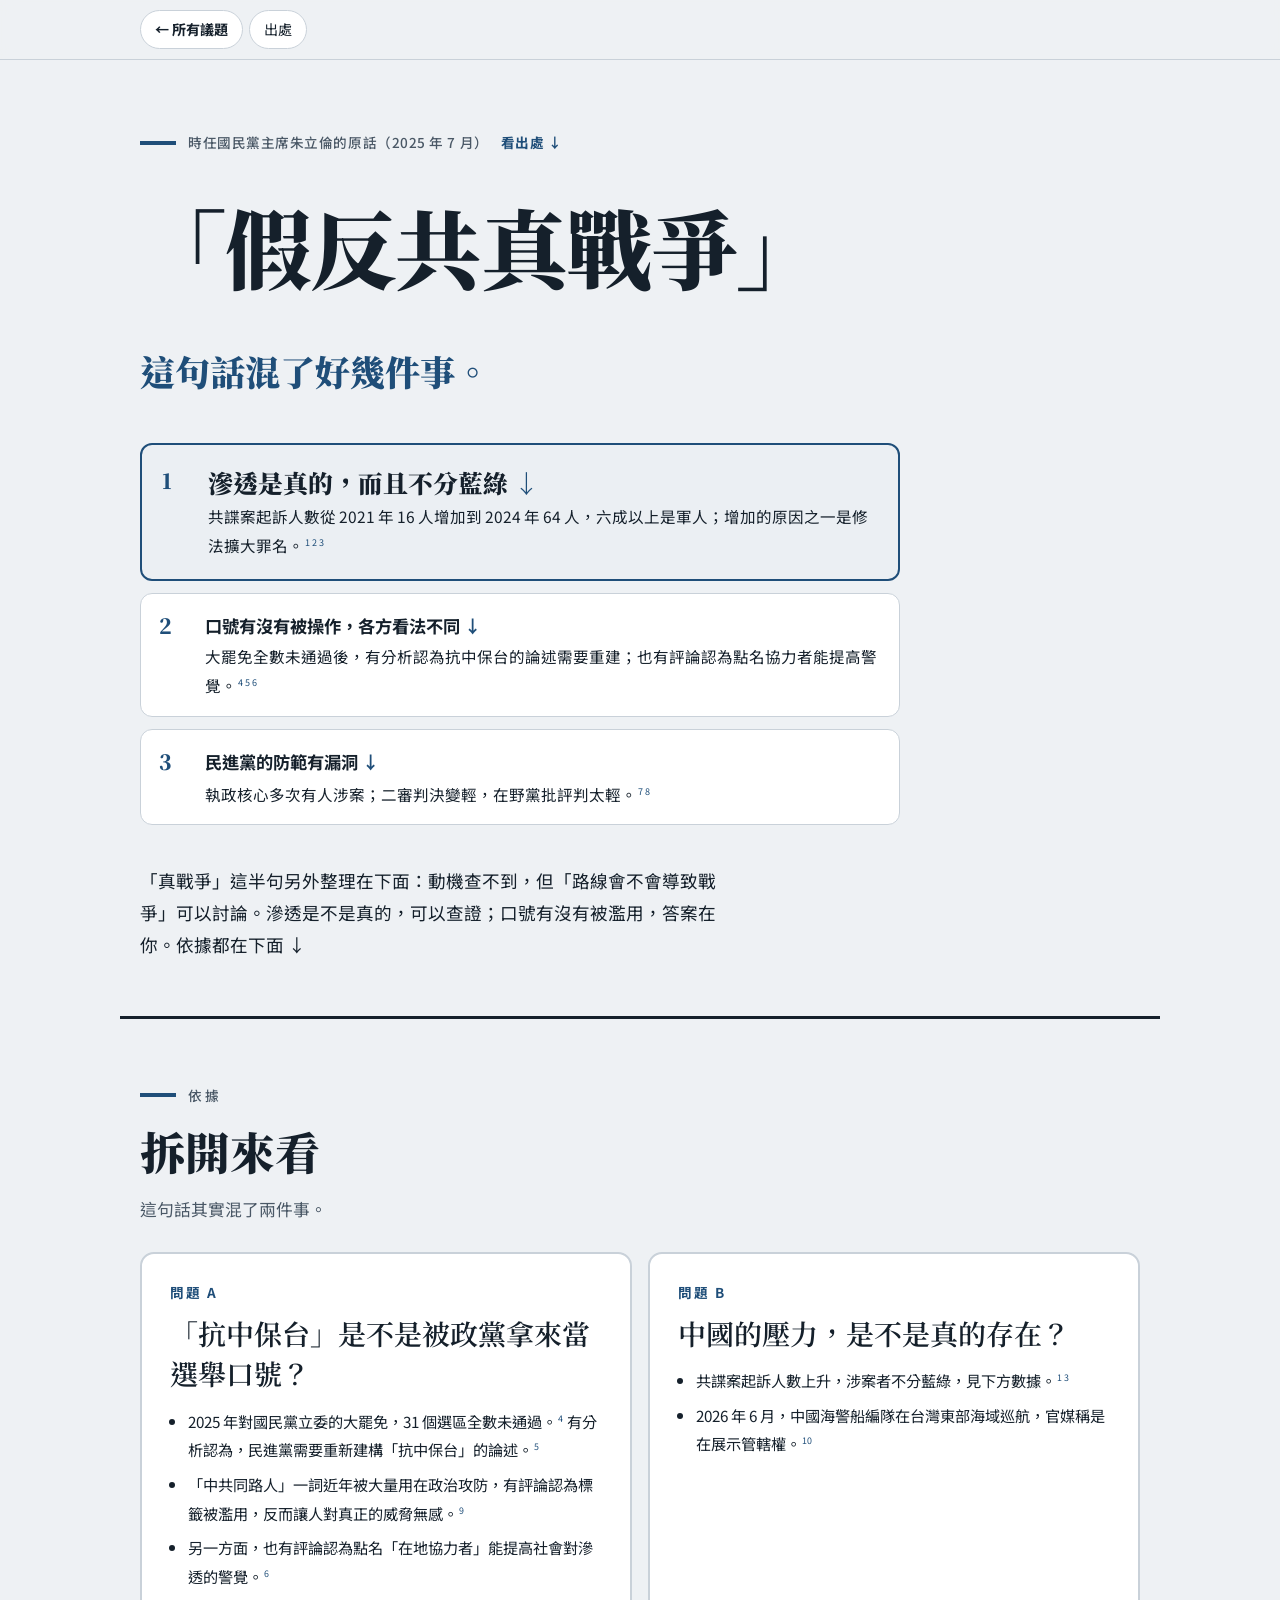
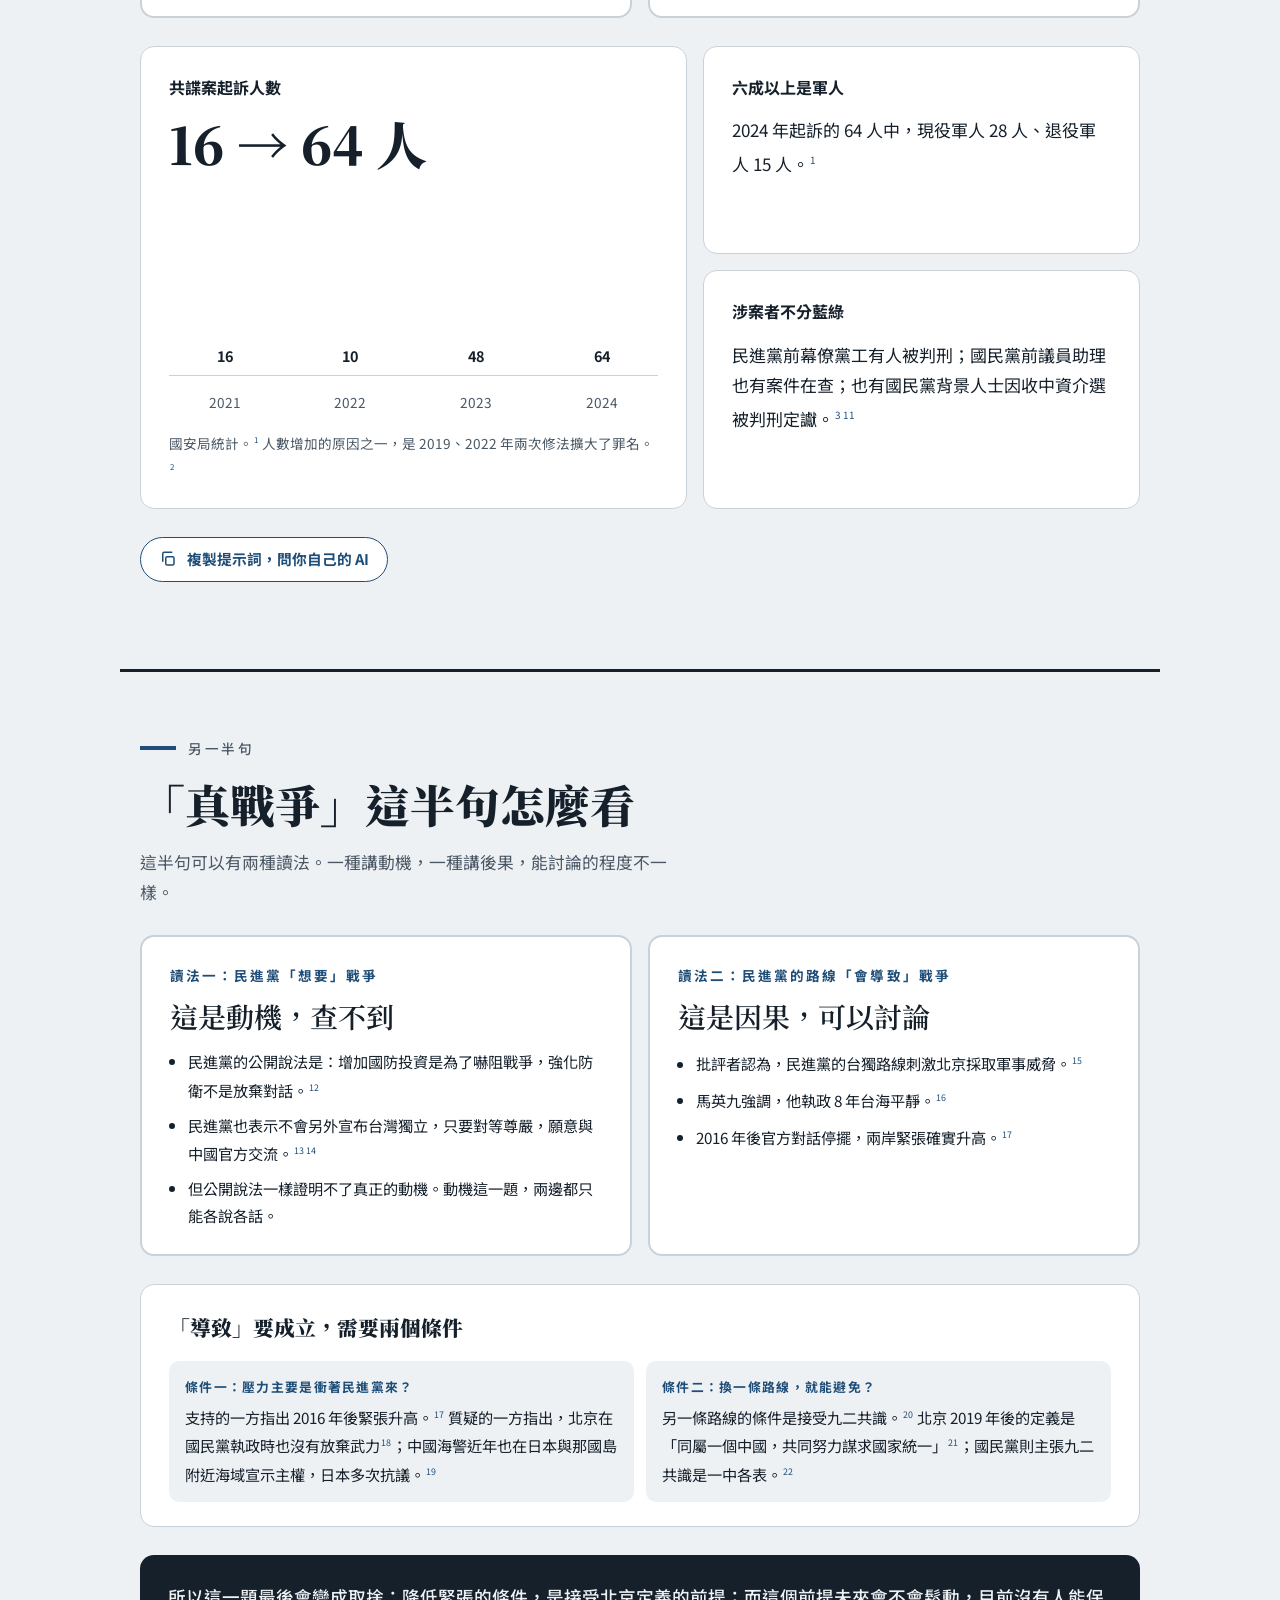
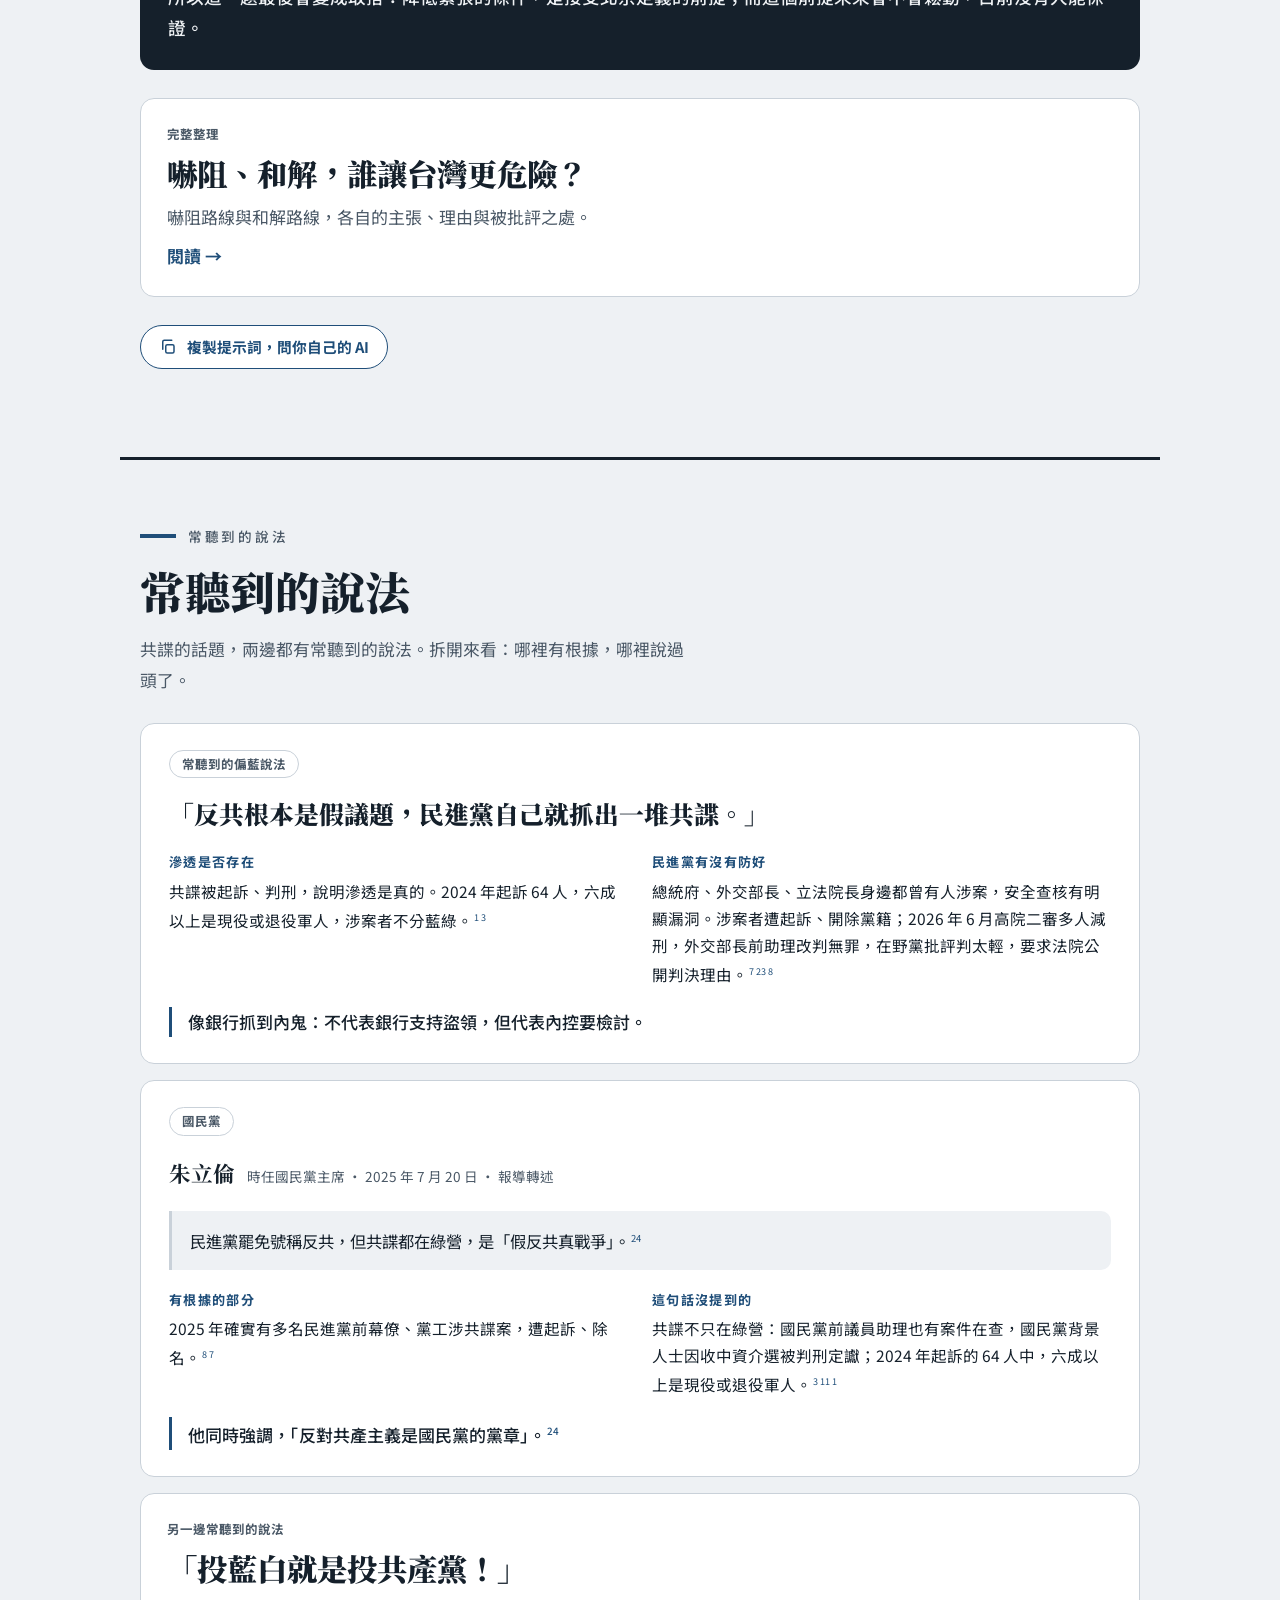
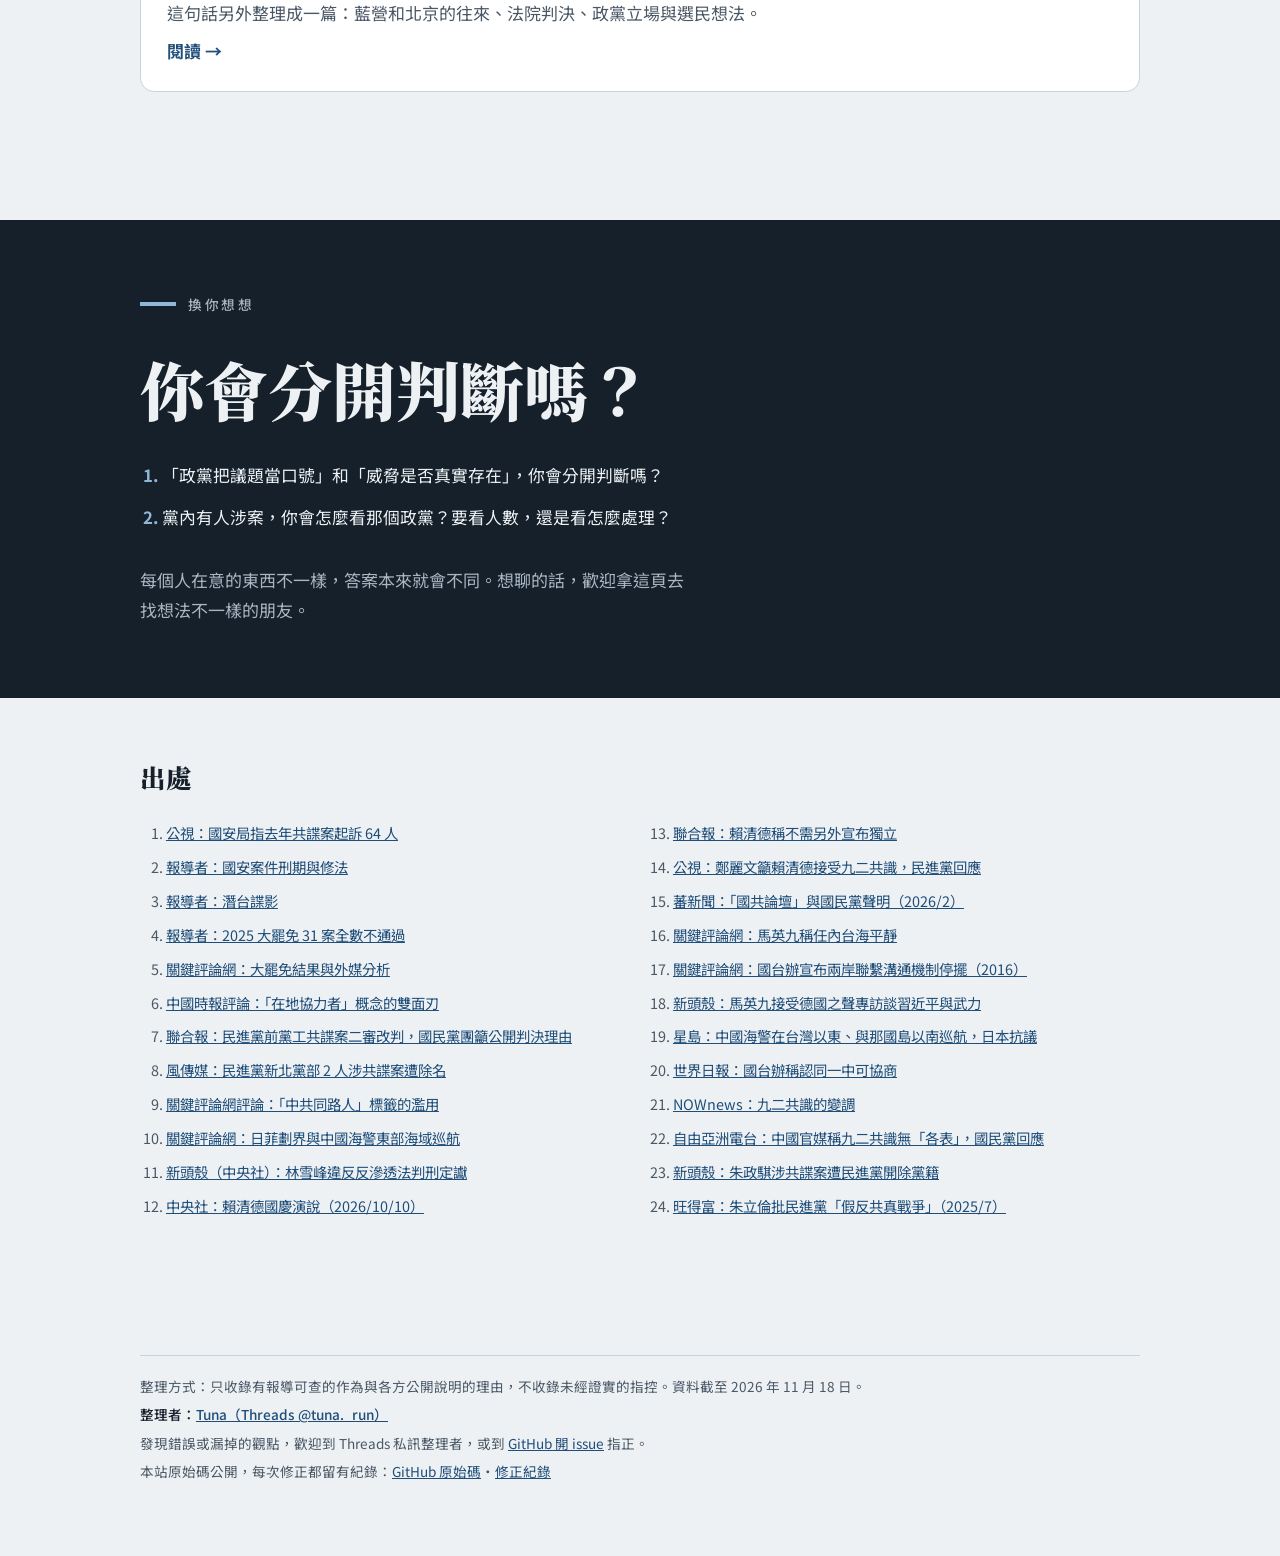
<file: site/articles/anti-communism.html>
<!DOCTYPE html>
<html lang="zh-Hant-TW">
<head>
<meta charset="utf-8">
<meta name="viewport" content="width=device-width, initial-scale=1">
<title>「假反共真戰爭」沒說的另一半是？</title>
<meta name="description" content="「假反共真戰爭」混了好幾件事：滲透是否存在、口號是否被操作、防範是否有漏洞。共諜數據、各方說法與出處。">
<meta property="og:title" content="「假反共真戰爭」沒說的另一半是？">
<meta property="og:description" content="「假反共真戰爭」混了好幾件事：滲透是否存在、口號是否被操作、防範是否有漏洞。共諜數據、各方說法與出處。">
<meta property="og:type" content="article">
<link rel="preconnect" href="https://fonts.googleapis.com">
<link rel="preconnect" href="https://fonts.gstatic.com" crossorigin>
<link href="https://fonts.googleapis.com/css2?family=Noto+Sans+TC:wght@400;500;700&family=Noto+Serif+TC:wght@600;900&display=swap" rel="stylesheet">
<link rel="stylesheet" href="../css/site.css">
</head>
<body>
<nav class="topnav backnav" aria-label="導覽">
  <div class="shell">
    <a class="home" href="../index.html#card-anti-communism">← 所有議題</a>
    <a href="#refs">出處</a>
  </div>
</nav>
<main>
  <section class="shell hero" aria-labelledby="title">
    <div class="marker">時任國民黨主席朱立倫的原話（2025 年 7 月）<a href="#said-zhu">看出處 ↓</a></div>
    <h1 id="title">「假反共真戰爭」</h1>
    <p class="verdict">這句話混了好幾件事。</p>
    <ol class="tldr">
      <li class="key"><a class="tldr-head" href="#facts">滲透是真的，而且不分藍綠</a><span>共諜案起訴人數從 2021 年 16 人增加到 2024 年 64 人，六成以上是軍人；增加的原因之一是修法擴大罪名。<sup><a href="#s1">1</a></sup><sup><a href="#s2">2</a></sup><sup><a href="#s3">3</a></sup></span></li>
      <li><a class="tldr-head" href="#facts">口號有沒有被操作，各方看法不同</a><span>大罷免全數未通過後，有分析認為抗中保台的論述需要重建；也有評論認為點名協力者能提高警覺。<sup><a href="#s4">4</a></sup><sup><a href="#s5">5</a></sup><sup><a href="#s6">6</a></sup></span></li>
      <li><a class="tldr-head" href="#faq">民進黨的防範有漏洞</a><span>執政核心多次有人涉案；二審判決變輕，在野黨批評判太輕。<sup><a href="#s7">7</a></sup><sup><a href="#s8">8</a></sup></span></li>
    </ol>
    <p class="after">「真戰爭」這半句另外整理在下面：動機查不到，但「路線會不會導致戰爭」可以討論。滲透是不是真的，可以查證；口號有沒有被濫用，答案在你。依據都在下面 ↓</p>
  </section>

  <section id="facts" class="shell chapter" aria-labelledby="h-facts">
    <header>
      <div class="marker">依據</div>
      <h2 id="h-facts">拆開來看</h2>
      <p class="intro">這句話其實混了兩件事。</p>
    </header>
    <div class="qpair">
      <div class="q">
        <b>問題 A</b>
        <p>「抗中保台」是不是被政黨拿來當選舉口號？</p>
        <ul class="ev">
          <li>2025 年對國民黨立委的大罷免，31 個選區全數未通過。<sup><a href="#s4">4</a></sup> 有分析認為，民進黨需要重新建構「抗中保台」的論述。<sup><a href="#s5">5</a></sup></li>
          <li>「中共同路人」一詞近年被大量用在政治攻防，有評論認為標籤被濫用，反而讓人對真正的威脅無感。<sup><a href="#s9">9</a></sup></li>
          <li>另一方面，也有評論認為點名「在地協力者」能提高社會對滲透的警覺。<sup><a href="#s6">6</a></sup></li>
        </ul>
      </div>
      <div class="q">
        <b>問題 B</b>
        <p>中國的壓力，是不是真的存在？</p>
        <ul class="ev">
          <li>共諜案起訴人數上升，涉案者不分藍綠，見下方數據。<sup><a href="#s1">1</a></sup><sup><a href="#s3">3</a></sup></li>
          <li>2026 年 6 月，中國海警船編隊在台灣東部海域巡航，官媒稱是在展示管轄權。<sup><a href="#s10">10</a></sup></li>
        </ul>
      </div>
    </div>
    <div class="stat-grid">
      <div class="panel">
        <h3>共諜案起訴人數</h3>
        <div class="big">16 → 64 人</div>
        <div class="bars" role="img" aria-label="共諜案起訴人數：2021 年 16 人、2022 年 10 人、2023 年 48 人、2024 年 64 人">
          <div class="bar"><span>16</span><i style="height:25%"></i></div>
          <div class="bar"><span>10</span><i style="height:15.6%"></i></div>
          <div class="bar"><span>48</span><i style="height:75%"></i></div>
          <div class="bar hi"><span>64</span><i style="height:100%"></i></div>
        </div>
        <div class="years" aria-hidden="true"><span>2021</span><span>2022</span><span>2023</span><span>2024</span></div>
        <p class="small">國安局統計。<sup><a href="#s1">1</a></sup> 人數增加的原因之一，是 2019、2022 年兩次修法擴大了罪名。<sup><a href="#s2">2</a></sup></p>
      </div>
      <div class="stack">
        <div class="panel">
          <h3>六成以上是軍人</h3>
          <p>2024 年起訴的 64 人中，現役軍人 28 人、退役軍人 15 人。<sup><a href="#s1">1</a></sup></p>
        </div>
        <div class="panel">
          <h3>涉案者不分藍綠</h3>
          <p>民進黨前幕僚黨工有人被判刑；國民黨前議員助理也有案件在查；也有國民黨背景人士因收中資介選被判刑定讞。<sup><a href="#s3">3</a></sup><sup><a href="#s11">11</a></sup></p>
        </div>
      </div>
    </div>
    <div class="ask-ai-wrap"><button type="button" class="ask-ai" data-prompt="spies"><span class="ask-ai-icon" aria-hidden="true"><svg viewBox="0 0 24 24" width="18" height="18" fill="none" stroke="currentColor" stroke-width="2" stroke-linecap="round" stroke-linejoin="round"><rect x="9" y="9" width="11" height="11" rx="2"/><path d="M5 15V5a2 2 0 0 1 2-2h10"/></svg></span><span class="ask-ai-label">複製提示詞，問你自己的 AI</span></button><span class="ask-ai-status" role="status" aria-live="polite"></span></div>
  </section>

  <section id="war" class="shell chapter" aria-labelledby="h-war">
    <header>
      <div class="marker">另一半句</div>
      <h2 id="h-war">「真戰爭」這半句怎麼看</h2>
      <p class="intro">這半句可以有兩種讀法。一種講動機，一種講後果，能討論的程度不一樣。</p>
    </header>
    <div class="qpair">
      <div class="q">
        <b>讀法一：民進黨「想要」戰爭</b>
        <p>這是動機，查不到</p>
        <ul class="ev">
          <li>民進黨的公開說法是：增加國防投資是為了嚇阻戰爭，強化防衛不是放棄對話。<sup><a href="#s12">12</a></sup></li>
          <li>民進黨也表示不會另外宣布台灣獨立，只要對等尊嚴，願意與中國官方交流。<sup><a href="#s13">13</a></sup><sup><a href="#s14">14</a></sup></li>
          <li>但公開說法一樣證明不了真正的動機。動機這一題，兩邊都只能各說各話。</li>
        </ul>
      </div>
      <div class="q">
        <b>讀法二：民進黨的路線「會導致」戰爭</b>
        <p>這是因果，可以討論</p>
        <ul class="ev">
          <li>批評者認為，民進黨的台獨路線刺激北京採取軍事威脅。<sup><a href="#s15">15</a></sup></li>
          <li>馬英九強調，他執政 8 年台海平靜。<sup><a href="#s16">16</a></sup></li>
          <li>2016 年後官方對話停擺，兩岸緊張確實升高。<sup><a href="#s17">17</a></sup></li>
        </ul>
      </div>
    </div>

    <div class="defs">
      <h3>「導致」要成立，需要兩個條件</h3>
      <div class="defs-grid two">
        <div><b>條件一：壓力主要是衝著民進黨來？</b><p>支持的一方指出 2016 年後緊張升高。<sup><a href="#s17">17</a></sup> 質疑的一方指出，北京在國民黨執政時也沒有放棄武力<sup><a href="#s18">18</a></sup>；中國海警近年也在日本與那國島附近海域宣示主權，日本多次抗議。<sup><a href="#s19">19</a></sup></p></div>
        <div><b>條件二：換一條路線，就能避免？</b><p>另一條路線的條件是接受九二共識。<sup><a href="#s20">20</a></sup> 北京 2019 年後的定義是「同屬一個中國，共同努力謀求國家統一」<sup><a href="#s21">21</a></sup>；國民黨則主張九二共識是一中各表。<sup><a href="#s22">22</a></sup></p></div>
      </div>
    </div>

    <p class="callout">所以這一題最後會變成取捨：降低緊張的條件，是接受北京定義的前提；而這個前提未來會不會鬆動，目前沒有人能保證。</p>
    <a class="hub-card" href="war.html"><span class="tag">完整整理</span><h2>嚇阻、和解，誰讓台灣更危險？</h2><p>嚇阻路線與和解路線，各自的主張、理由與被批評之處。</p><span class="go">閱讀 →</span></a>
    <div class="ask-ai-wrap"><button type="button" class="ask-ai" data-prompt="war"><span class="ask-ai-icon" aria-hidden="true"><svg viewBox="0 0 24 24" width="18" height="18" fill="none" stroke="currentColor" stroke-width="2" stroke-linecap="round" stroke-linejoin="round"><rect x="9" y="9" width="11" height="11" rx="2"/><path d="M5 15V5a2 2 0 0 1 2-2h10"/></svg></span><span class="ask-ai-label">複製提示詞，問你自己的 AI</span></button><span class="ask-ai-status" role="status" aria-live="polite"></span></div>
  </section>

  <section id="faq" class="shell chapter" aria-labelledby="h-faq">
    <header>
      <div class="marker">常聽到的說法</div>
      <h2 id="h-faq">常聽到的說法</h2>
      <p class="intro">共諜的話題，兩邊都有常聽到的說法。拆開來看：哪裡有根據，哪裡說過頭了。</p>
    </header>
    <div class="faq">
      <article class="faq-item">
        <span class="faq-tag">常聽到的偏藍說法</span>
        <h3>「反共根本是假議題，民進黨自己就抓出一堆共諜。」</h3>
        <div class="split">
          <div><b>滲透是否存在</b><p>共諜被起訴、判刑，說明滲透是真的。2024 年起訴 64 人，六成以上是現役或退役軍人，涉案者不分藍綠。<sup><a href="#s1">1</a></sup><sup><a href="#s3">3</a></sup></p></div>
          <div><b>民進黨有沒有防好</b><p>總統府、外交部長、立法院長身邊都曾有人涉案，安全查核有明顯漏洞。涉案者遭起訴、開除黨籍；2026 年 6 月高院二審多人減刑，外交部長前助理改判無罪，在野黨批評判太輕，要求法院公開判決理由。<sup><a href="#s7">7</a></sup><sup><a href="#s23">23</a></sup><sup><a href="#s8">8</a></sup></p></div>
        </div>
        <p class="analogy">像銀行抓到內鬼：不代表銀行支持盜領，但代表內控要檢討。</p>
      </article>
      <article class="faq-item said" id="said-zhu">
        <span class="faq-tag">國民黨</span>
        <div class="who"><strong>朱立倫</strong><span>時任國民黨主席 · 2025 年 7 月 20 日 · 報導轉述</span></div>
        <blockquote class="said-q">民進黨罷免號稱反共，但共諜都在綠營，是「假反共真戰爭」。<sup><a href="#s24">24</a></sup></blockquote>
        <div class="split">
          <div><b>有根據的部分</b><p>2025 年確實有多名民進黨前幕僚、黨工涉共諜案，遭起訴、除名。<sup><a href="#s8">8</a></sup><sup><a href="#s7">7</a></sup></p></div>
          <div><b>這句話沒提到的</b><p>共諜不只在綠營：國民黨前議員助理也有案件在查，國民黨背景人士因收中資介選被判刑定讞；2024 年起訴的 64 人中，六成以上是現役或退役軍人。<sup><a href="#s3">3</a></sup><sup><a href="#s11">11</a></sup><sup><a href="#s1">1</a></sup></p></div>
        </div>
        <p class="analogy">他同時強調，「反對共產主義是國民黨的黨章」。<sup><a href="#s24">24</a></sup></p>
      </article>
      <a class="hub-card" href="label.html">
        <span class="tag">另一邊常聽到的說法</span>
        <h2>「投藍白就是投共產黨！」</h2>
        <p>這句話另外整理成一篇：藍營和北京的往來、法院判決、政黨立場與選民想法。</p>
        <span class="go">閱讀 →</span>
      </a>
    </div>
  </section>
</main>
<!--x-->
<section id="ask" class="close" aria-labelledby="h-ask">
  <div class="shell">
    <div class="marker">換你想想</div>
    <h2 id="h-ask">你會分開判斷嗎？</h2>
    <ol>
      <li>「政黨把議題當口號」和「威脅是否真實存在」，你會分開判斷嗎？</li>
      <li>黨內有人涉案，你會怎麼看那個政黨？要看人數，還是看怎麼處理？</li>
    </ol>
    
    <p>每個人在意的東西不一樣，答案本來就會不同。想聊的話，歡迎拿這頁去找想法不一樣的朋友。</p>
  </div>
</section>

<section id="refs" class="shell sources" aria-labelledby="h-refs">
  <h2 id="h-refs">出處</h2>
  <ol>
    <li id="s1"><a href="https://news.pts.org.tw/article/733310">公視：國安局指去年共諜案起訴 64 人</a></li>
    <li id="s2"><a href="https://www.twreporter.org/a/espionage-and-the-cracks-of-democracy-2">報導者：國安案件刑期與修法</a></li>
    <li id="s3"><a href="https://www.twreporter.org/topics/espionage-and-the-cracks-of-democracy">報導者：潛台諜影</a></li>
    <li id="s4"><a href="https://www.twreporter.org/a/data-reporter-2025-823-recall-results">報導者：2025 大罷免 31 案全數不通過</a></li>
    <li id="s5"><a href="https://www.thenewslens.com/article/257653">關鍵評論網：大罷免結果與外媒分析</a></li>
    <li id="s6"><a href="https://www.chinatimes.com/opinion/20250624003729-262110">中國時報評論：「在地協力者」概念的雙面刃</a></li>
    <li id="s7"><a href="https://udn.com/news/story/6656/9590159">聯合報：民進黨前黨工共諜案二審改判，國民黨團籲公開判決理由</a></li>
    <li id="s8"><a href="https://www.storm.mg/article/5354007">風傳媒：民進黨新北黨部 2 人涉共諜案遭除名</a></li>
    <li id="s9"><a href="https://www.thenewslens.com/article/159442">關鍵評論網評論：「中共同路人」標籤的濫用</a></li>
    <li id="s10"><a href="https://www.thenewslens.com/article/268366">關鍵評論網：日菲劃界與中國海警東部海域巡航</a></li>
    <li id="s11"><a href="https://newtalk.tw/news/view/2026-07-29/1050136">新頭殼（中央社）：林雪峰違反反滲透法判刑定讞</a></li>
    <li id="s12"><a href="https://cna.com.tw/news/aipl/202610100056.aspx">中央社：賴清德國慶演說（2026/10/10）</a></li>
    <li id="s13"><a href="https://udn.com/news/story/6656/9379856">聯合報：賴清德稱不需另外宣布獨立</a></li>
    <li id="s14"><a href="https://news.pts.org.tw/article/787966">公視：鄭麗文籲賴清德接受九二共識，民進黨回應</a></li>
    <li id="s15"><a href="https://n.yam.com/Article/20260205984813">蕃新聞：「國共論壇」與國民黨聲明（2026/2）</a></li>
    <li id="s16"><a href="https://www.thenewslens.com/article/197377">關鍵評論網：馬英九稱任內台海平靜</a></li>
    <li id="s17"><a href="https://www.thenewslens.com/article/42808">關鍵評論網：國台辦宣布兩岸聯繫溝通機制停擺（2016）</a></li>
    <li id="s18"><a href="https://newtalk.tw/news/view/2024-01-12/904783">新頭殼：馬英九接受德國之聲專訪談習近平與武力</a></li>
    <li id="s19"><a href="https://www.stheadline.com/china-politics/3589589/">星島：中國海警在台灣以東、與那國島以南巡航，日本抗議</a></li>
    <li id="s20"><a href="https://www.worldjournal.com/wj/amp/story/121475/8771740">世界日報：國台辦稱認同一中可協商</a></li>
    <li id="s21"><a href="https://www.nownews.com/news/5359266">NOWnews：九二共識的變調</a></li>
    <li id="s22"><a href="https://www.rfa.org/cantonese/news/92consensus-09112022074533.html">自由亞洲電台：中國官媒稱九二共識無「各表」，國民黨回應</a></li>
    <li id="s23"><a href="https://newtalk.tw/news/view/2026-04-02/1027829">新頭殼：朱政騏涉共諜案遭民進黨開除黨籍</a></li>
    <li id="s24"><a href="https://wantrich.chinatimes.com/news/20250721900073-420501">旺得富：朱立倫批民進黨「假反共真戰爭」（2025/7）</a></li>
  </ol>
</section>
<footer class="shell sources">
  <div class="foot">
    <p>整理方式：只收錄有報導可查的作為與各方公開說明的理由，不收錄未經證實的指控。資料截至 2026 年 11 月 18 日。</p>
    <p class="author">整理者：<a href="https://www.threads.com/@tuna._run" target="_blank" rel="noopener">Tuna（Threads @tuna._run）</a></p>
    <p>發現錯誤或漏掉的觀點，歡迎到 Threads 私訊整理者，或到 <a href="https://github.com/TunaKHH/otherhalf/issues" target="_blank" rel="noopener">GitHub 開 issue</a> 指正。</p>
    <p>本站原始碼公開，每次修正都留有紀錄：<a href="https://github.com/TunaKHH/otherhalf" target="_blank" rel="noopener">GitHub 原始碼</a>・<a href="https://github.com/TunaKHH/otherhalf/commits/main" target="_blank" rel="noopener">修正紀錄</a></p>
  </div>
</footer>
<dialog class="gloss" id="gloss" aria-labelledby="gloss-title">
  <div class="gloss-body">
    <div class="gloss-head">
      <div class="gloss-id">
        <div class="gloss-side"><span class="gloss-flag" id="gloss-flag"></span><span id="gloss-sidetext"></span></div>
        <h2 id="gloss-title"></h2>
        <p class="full" id="gloss-full"></p>
      </div>
      <button type="button" class="gloss-close" id="gloss-close" aria-label="關閉說明">×</button>
    </div>
    <dl id="gloss-list"></dl>
    <p class="note" id="gloss-note"></p>
  </div>
</dialog>
<script src="../js/site.js"></script>
</body>
</html>
</file>
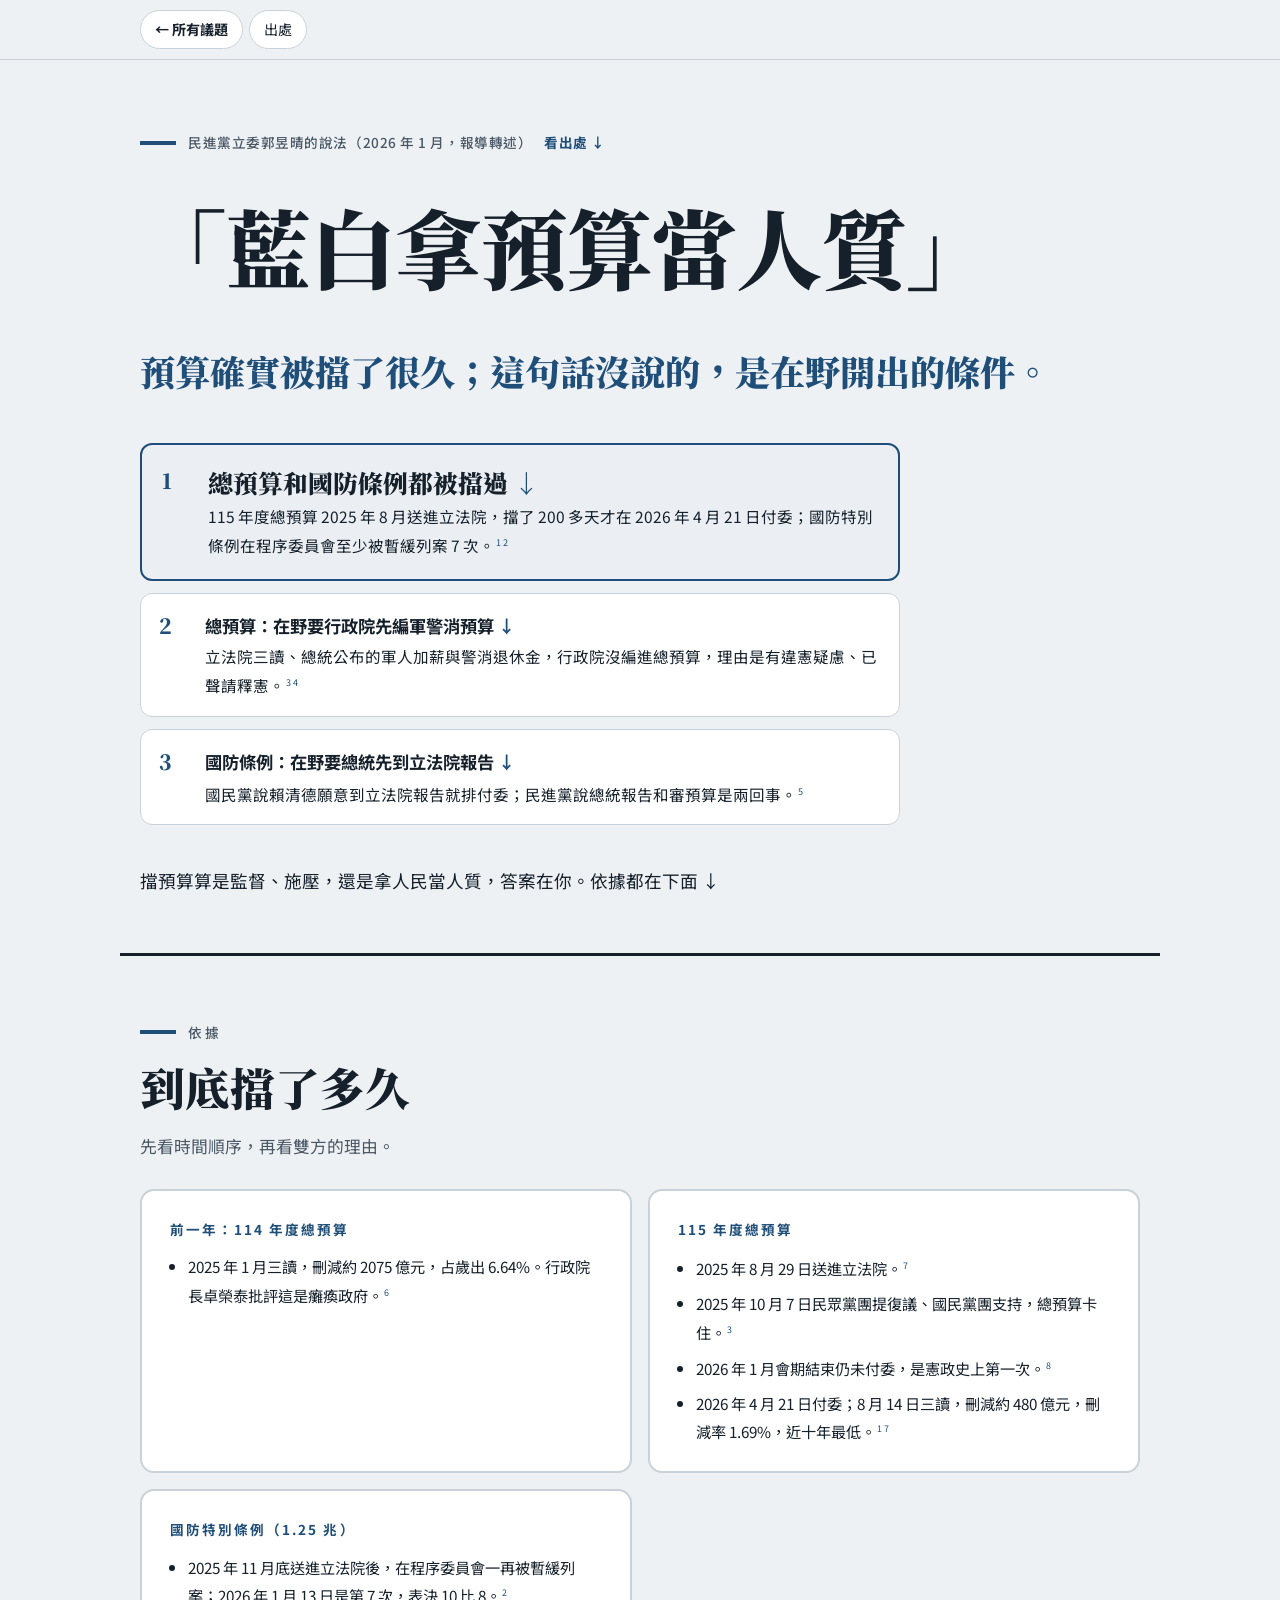
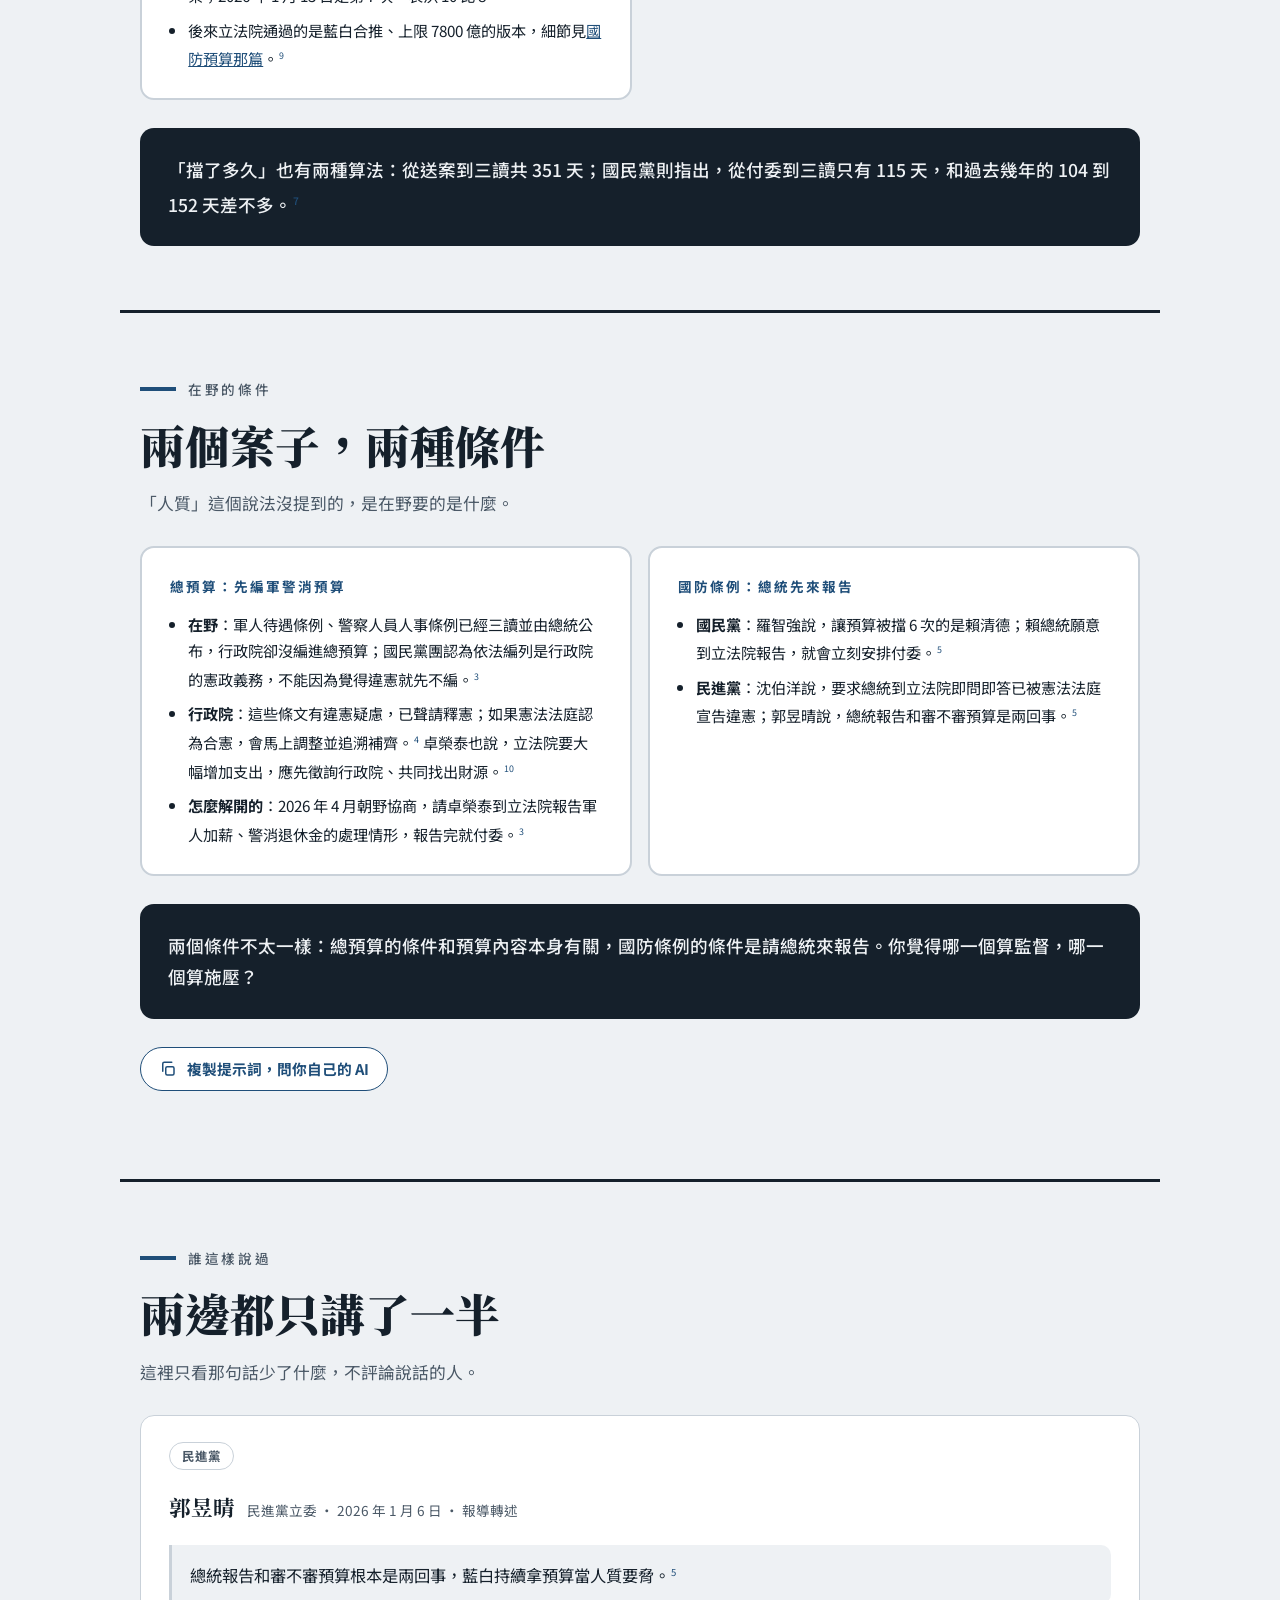
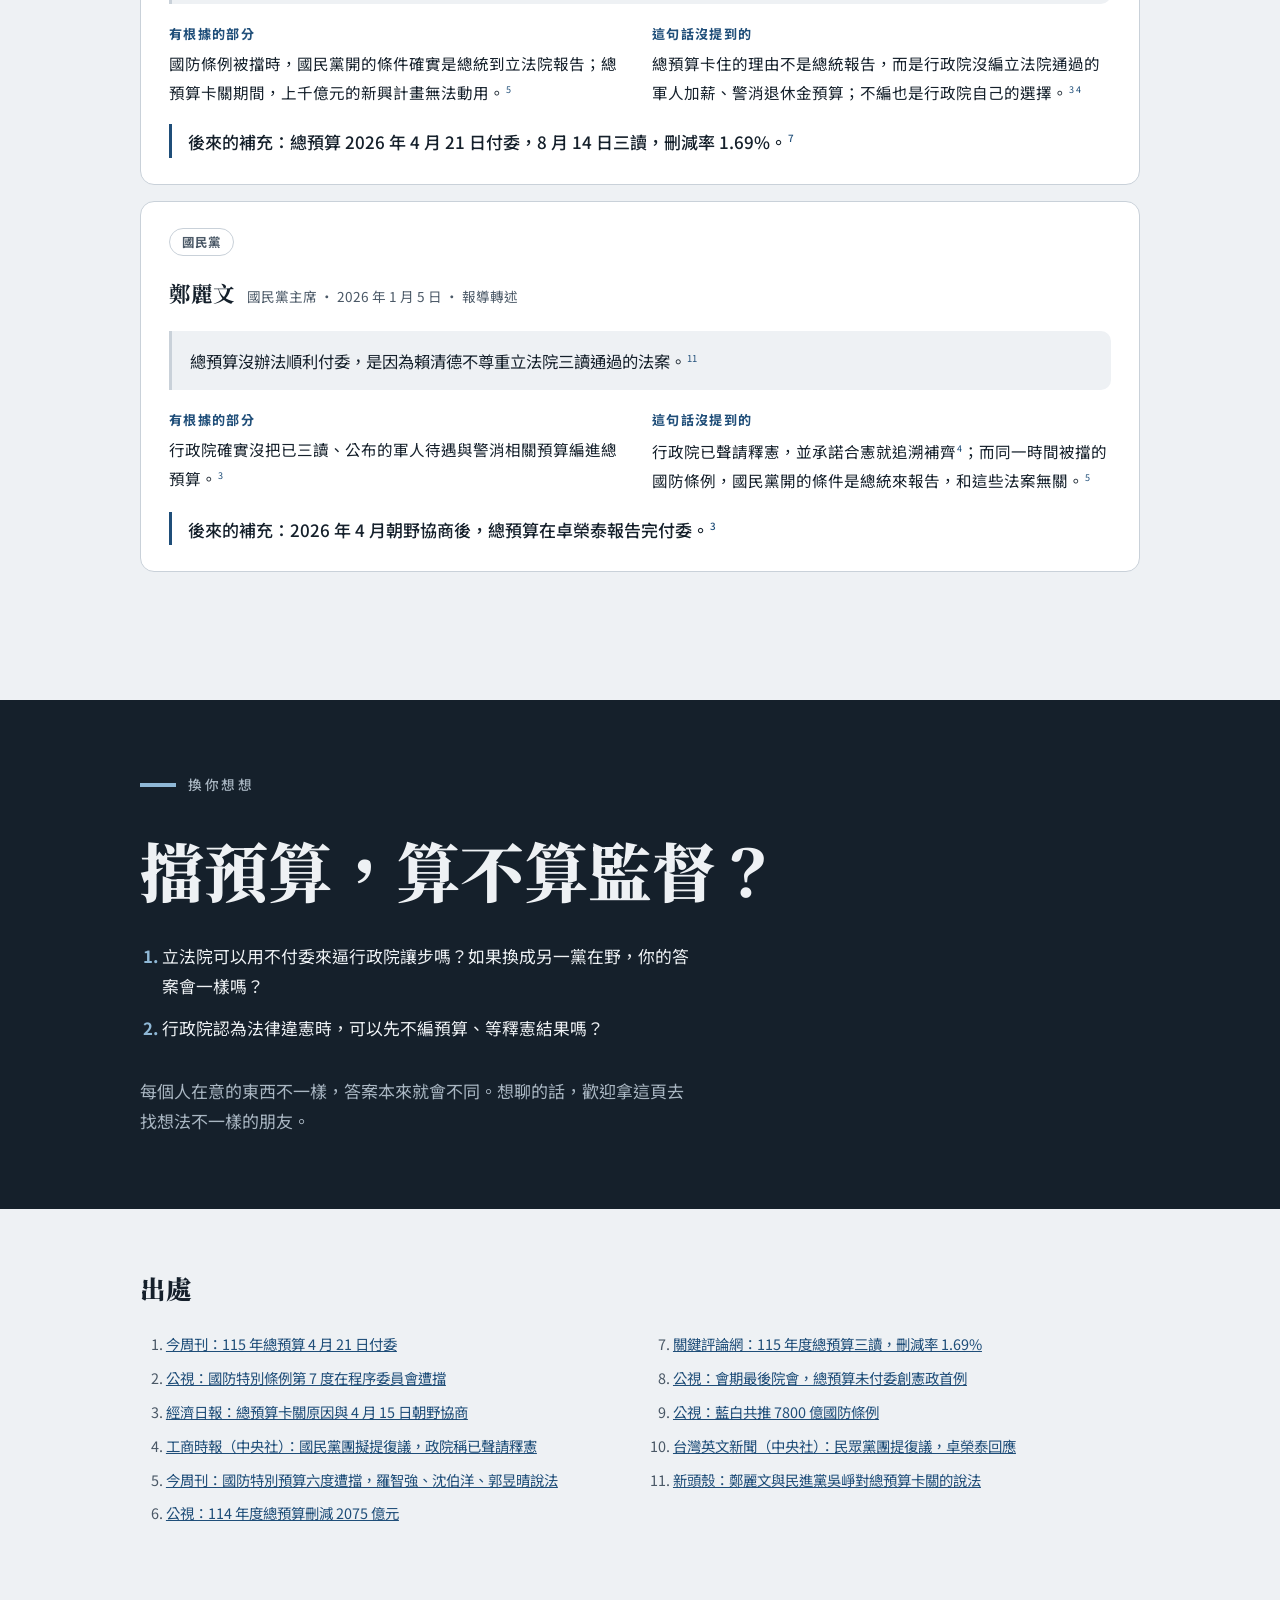
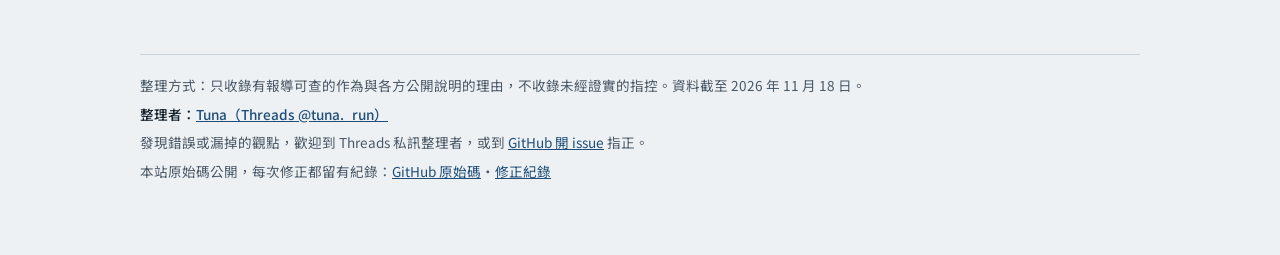
<file: site/articles/budget.html>
<!DOCTYPE html>
<html lang="zh-Hant-TW">
<head>
<meta charset="utf-8">
<meta name="viewport" content="width=device-width, initial-scale=1">
<title>「藍白拿預算當人質」沒說的另一半是？</title>
<meta name="description" content="2025–2026 年總預算與國防特別條例被擋的經過：擋了多久、在野開的條件、行政院的理由，每段附出處。">
<meta property="og:title" content="「藍白拿預算當人質」沒說的另一半是？">
<meta property="og:description" content="2025–2026 年總預算與國防特別條例被擋的經過：擋了多久、在野開的條件、行政院的理由，每段附出處。">
<meta property="og:type" content="article">
<link rel="preconnect" href="https://fonts.googleapis.com">
<link rel="preconnect" href="https://fonts.gstatic.com" crossorigin>
<link href="https://fonts.googleapis.com/css2?family=Noto+Sans+TC:wght@400;500;700&family=Noto+Serif+TC:wght@600;900&display=swap" rel="stylesheet">
<link rel="stylesheet" href="../css/site.css">
</head>
<body>
<nav class="topnav backnav" aria-label="導覽">
  <div class="shell">
    <a class="home" href="../index.html#card-budget">← 所有議題</a>
    <a href="#refs">出處</a>
  </div>
</nav>
<main>
  <section class="shell hero" aria-labelledby="title">
    <div class="marker">民進黨立委郭昱晴的說法（2026 年 1 月，報導轉述）<a href="#said">看出處 ↓</a></div>
    <h1 id="title">「藍白拿預算當人質」</h1>
    <p class="verdict">預算確實被擋了很久；這句話沒說的，是在野開出的條件。</p>
    <ol class="tldr">
      <li class="key"><a class="tldr-head" href="#facts">總預算和國防條例都被擋過</a><span>115 年度總預算 2025 年 8 月送進立法院，擋了 200 多天才在 2026 年 4 月 21 日付委；國防特別條例在程序委員會至少被暫緩列案 7 次。<sup><a href="#s1">1</a></sup><sup><a href="#s2">2</a></sup></span></li>
      <li><a class="tldr-head" href="#why">總預算：在野要行政院先編軍警消預算</a><span>立法院三讀、總統公布的軍人加薪與警消退休金，行政院沒編進總預算，理由是有違憲疑慮、已聲請釋憲。<sup><a href="#s3">3</a></sup><sup><a href="#s4">4</a></sup></span></li>
      <li><a class="tldr-head" href="#why">國防條例：在野要總統先到立法院報告</a><span>國民黨說賴清德願意到立法院報告就排付委；民進黨說總統報告和審預算是兩回事。<sup><a href="#s5">5</a></sup></span></li>
    </ol>
    <p class="after">擋預算算是監督、施壓，還是拿人民當人質，答案在你。依據都在下面 ↓</p>
  </section>

  <section id="facts" class="shell chapter" aria-labelledby="h-f9">
    <header>
      <div class="marker">依據</div>
      <h2 id="h-f9">到底擋了多久</h2>
      <p class="intro">先看時間順序，再看雙方的理由。</p>
    </header>
    <div class="qpair">
      <div class="q">
        <b>前一年：114 年度總預算</b>
        <ul class="ev">
          <li>2025 年 1 月三讀，刪減約 2075 億元，占歲出 6.64%。行政院長卓榮泰批評這是癱瘓政府。<sup><a href="#s6">6</a></sup></li>
        </ul>
      </div>
      <div class="q">
        <b>115 年度總預算</b>
        <ul class="ev">
          <li>2025 年 8 月 29 日送進立法院。<sup><a href="#s7">7</a></sup></li>
          <li>2025 年 10 月 7 日民眾黨團提復議、國民黨團支持，總預算卡住。<sup><a href="#s3">3</a></sup></li>
          <li>2026 年 1 月會期結束仍未付委，是憲政史上第一次。<sup><a href="#s8">8</a></sup></li>
          <li>2026 年 4 月 21 日付委；8 月 14 日三讀，刪減約 480 億元，刪減率 1.69%，近十年最低。<sup><a href="#s1">1</a></sup><sup><a href="#s7">7</a></sup></li>
        </ul>
      </div>
      <div class="q">
        <b>國防特別條例（1.25 兆）</b>
        <ul class="ev">
          <li>2025 年 11 月底送進立法院後，在程序委員會一再被暫緩列案；2026 年 1 月 13 日是第 7 次，表決 10 比 8。<sup><a href="#s2">2</a></sup></li>
          <li>後來立法院通過的是藍白合推、上限 7800 億的版本，細節見<a href="defense.html">國防預算那篇</a>。<sup><a href="#s9">9</a></sup></li>
        </ul>
      </div>
    </div>
    <p class="callout">「擋了多久」也有兩種算法：從送案到三讀共 351 天；國民黨則指出，從付委到三讀只有 115 天，和過去幾年的 104 到 152 天差不多。<sup><a href="#s7">7</a></sup></p>
  </section>

  <section id="why" class="shell chapter" aria-labelledby="h-w9">
    <header>
      <div class="marker">在野的條件</div>
      <h2 id="h-w9">兩個案子，兩種條件</h2>
      <p class="intro">「人質」這個說法沒提到的，是在野要的是什麼。</p>
    </header>
    <div class="qpair">
      <div class="q">
        <b>總預算：先編軍警消預算</b>
        <ul class="ev">
          <li><strong>在野</strong>：軍人待遇條例、警察人員人事條例已經三讀並由總統公布，行政院卻沒編進總預算；國民黨團認為依法編列是行政院的憲政義務，不能因為覺得違憲就先不編。<sup><a href="#s3">3</a></sup></li>
          <li><strong>行政院</strong>：這些條文有違憲疑慮，已聲請釋憲；如果憲法法庭認為合憲，會馬上調整並追溯補齊。<sup><a href="#s4">4</a></sup> 卓榮泰也說，立法院要大幅增加支出，應先徵詢行政院、共同找出財源。<sup><a href="#s10">10</a></sup></li>
          <li><strong>怎麼解開的</strong>：2026 年 4 月朝野協商，請卓榮泰到立法院報告軍人加薪、警消退休金的處理情形，報告完就付委。<sup><a href="#s3">3</a></sup></li>
        </ul>
      </div>
      <div class="q">
        <b>國防條例：總統先來報告</b>
        <ul class="ev">
          <li><strong>國民黨</strong>：羅智強說，讓預算被擋 6 次的是賴清德；賴總統願意到立法院報告，就會立刻安排付委。<sup><a href="#s5">5</a></sup></li>
          <li><strong>民進黨</strong>：沈伯洋說，要求總統到立法院即問即答已被憲法法庭宣告違憲；郭昱晴說，總統報告和審不審預算是兩回事。<sup><a href="#s5">5</a></sup></li>
        </ul>
      </div>
    </div>
    <p class="callout">兩個條件不太一樣：總預算的條件和預算內容本身有關，國防條例的條件是請總統來報告。你覺得哪一個算監督，哪一個算施壓？</p>
    <div class="ask-ai-wrap"><button type="button" class="ask-ai" data-prompt="budget"><span class="ask-ai-icon" aria-hidden="true"><svg viewBox="0 0 24 24" width="18" height="18" fill="none" stroke="currentColor" stroke-width="2" stroke-linecap="round" stroke-linejoin="round"><rect x="9" y="9" width="11" height="11" rx="2"/><path d="M5 15V5a2 2 0 0 1 2-2h10"/></svg></span><span class="ask-ai-label">複製提示詞，問你自己的 AI</span></button><span class="ask-ai-status" role="status" aria-live="polite"></span></div>
  </section>

  <section id="said" class="shell chapter" aria-labelledby="h-said9">
    <header>
      <div class="marker">誰這樣說過</div>
      <h2 id="h-said9">兩邊都只講了一半</h2>
      <p class="intro">這裡只看那句話少了什麼，不評論說話的人。</p>
    </header>
    <div class="faq">
      <article class="faq-item said">
        <span class="faq-tag">民進黨</span>
        <div class="who"><strong>郭昱晴</strong><span>民進黨立委 · 2026 年 1 月 6 日 · 報導轉述</span></div>
        <blockquote class="said-q">總統報告和審不審預算根本是兩回事，藍白持續拿預算當人質要脅。<sup><a href="#s5">5</a></sup></blockquote>
        <div class="split">
          <div><b>有根據的部分</b><p>國防條例被擋時，國民黨開的條件確實是總統到立法院報告；總預算卡關期間，上千億元的新興計畫無法動用。<sup><a href="#s5">5</a></sup></p></div>
          <div><b>這句話沒提到的</b><p>總預算卡住的理由不是總統報告，而是行政院沒編立法院通過的軍人加薪、警消退休金預算；不編也是行政院自己的選擇。<sup><a href="#s3">3</a></sup><sup><a href="#s4">4</a></sup></p></div>
        </div>
        <p class="analogy">後來的補充：總預算 2026 年 4 月 21 日付委，8 月 14 日三讀，刪減率 1.69%。<sup><a href="#s7">7</a></sup></p>
      </article>

      <article class="faq-item said">
        <span class="faq-tag">國民黨</span>
        <div class="who"><strong>鄭麗文</strong><span>國民黨主席 · 2026 年 1 月 5 日 · 報導轉述</span></div>
        <blockquote class="said-q">總預算沒辦法順利付委，是因為賴清德不尊重立法院三讀通過的法案。<sup><a href="#s11">11</a></sup></blockquote>
        <div class="split">
          <div><b>有根據的部分</b><p>行政院確實沒把已三讀、公布的軍人待遇與警消相關預算編進總預算。<sup><a href="#s3">3</a></sup></p></div>
          <div><b>這句話沒提到的</b><p>行政院已聲請釋憲，並承諾合憲就追溯補齊<sup><a href="#s4">4</a></sup>；而同一時間被擋的國防條例，國民黨開的條件是總統來報告，和這些法案無關。<sup><a href="#s5">5</a></sup></p></div>
        </div>
        <p class="analogy">後來的補充：2026 年 4 月朝野協商後，總預算在卓榮泰報告完付委。<sup><a href="#s3">3</a></sup></p>
      </article>
    </div>
  </section>
</main>
<!--x-->
<section id="ask" class="close" aria-labelledby="h-ask">
  <div class="shell">
    <div class="marker">換你想想</div>
    <h2 id="h-ask">擋預算，算不算監督？</h2>
    <ol>
      <li>立法院可以用不付委來逼行政院讓步嗎？如果換成另一黨在野，你的答案會一樣嗎？</li>
      <li>行政院認為法律違憲時，可以先不編預算、等釋憲結果嗎？</li>
    </ol>
    
    <p>每個人在意的東西不一樣，答案本來就會不同。想聊的話，歡迎拿這頁去找想法不一樣的朋友。</p>
  </div>
</section>

<section id="refs" class="shell sources" aria-labelledby="h-refs">
  <h2 id="h-refs">出處</h2>
  <ol>
    <li id="s1"><a href="https://www.businesstoday.com.tw/article/category/183027/post/202604210027/">今周刊：115 年總預算 4 月 21 日付委</a></li>
    <li id="s2"><a href="https://news.pts.org.tw/article/790433">公視：國防特別條例第 7 度在程序委員會遭擋</a></li>
    <li id="s3"><a href="https://money.udn.com/money/story/7307/9449587">經濟日報：總預算卡關原因與 4 月 15 日朝野協商</a></li>
    <li id="s4"><a href="https://www.ctee.com.tw/news/20251005700291-430101">工商時報（中央社）：國民黨團擬提復議，政院稱已聲請釋憲</a></li>
    <li id="s5"><a href="https://www.businesstoday.com.tw/article/category/183027/post/202601060041/">今周刊：國防特別預算六度遭擋，羅智強、沈伯洋、郭昱晴說法</a></li>
    <li id="s6"><a href="https://news.pts.org.tw/article/734837">公視：114 年度總預算刪減 2075 億元</a></li>
    <li id="s7"><a href="https://www.thenewslens.com/article/269682">關鍵評論網：115 年度總預算三讀，刪減率 1.69%</a></li>
    <li id="s8"><a href="https://news.pts.org.tw/article/793282">公視：會期最後院會，總預算未付委創憲政首例</a></li>
    <li id="s9"><a href="https://news.pts.org.tw/article/807389">公視：藍白共推 7800 億國防條例</a></li>
    <li id="s10"><a href="https://www.taiwannews.com.tw/zh/news/6215960">台灣英文新聞（中央社）：民眾黨團提復議，卓榮泰回應</a></li>
    <li id="s11"><a href="https://newtalk.tw/news/view/2026-01-05/1013287">新頭殼：鄭麗文與民進黨吳崢對總預算卡關的說法</a></li>
  </ol>
</section>
<footer class="shell sources">
  <div class="foot">
    <p>整理方式：只收錄有報導可查的作為與各方公開說明的理由，不收錄未經證實的指控。資料截至 2026 年 11 月 18 日。</p>
    <p class="author">整理者：<a href="https://www.threads.com/@tuna._run" target="_blank" rel="noopener">Tuna（Threads @tuna._run）</a></p>
    <p>發現錯誤或漏掉的觀點，歡迎到 Threads 私訊整理者，或到 <a href="https://github.com/TunaKHH/otherhalf/issues" target="_blank" rel="noopener">GitHub 開 issue</a> 指正。</p>
    <p>本站原始碼公開，每次修正都留有紀錄：<a href="https://github.com/TunaKHH/otherhalf" target="_blank" rel="noopener">GitHub 原始碼</a>・<a href="https://github.com/TunaKHH/otherhalf/commits/main" target="_blank" rel="noopener">修正紀錄</a></p>
  </div>
</footer>
<dialog class="gloss" id="gloss" aria-labelledby="gloss-title">
  <div class="gloss-body">
    <div class="gloss-head">
      <div class="gloss-id">
        <div class="gloss-side"><span class="gloss-flag" id="gloss-flag"></span><span id="gloss-sidetext"></span></div>
        <h2 id="gloss-title"></h2>
        <p class="full" id="gloss-full"></p>
      </div>
      <button type="button" class="gloss-close" id="gloss-close" aria-label="關閉說明">×</button>
    </div>
    <dl id="gloss-list"></dl>
    <p class="note" id="gloss-note"></p>
  </div>
</dialog>
<script src="../js/site.js"></script>
</body>
</html>
</file>
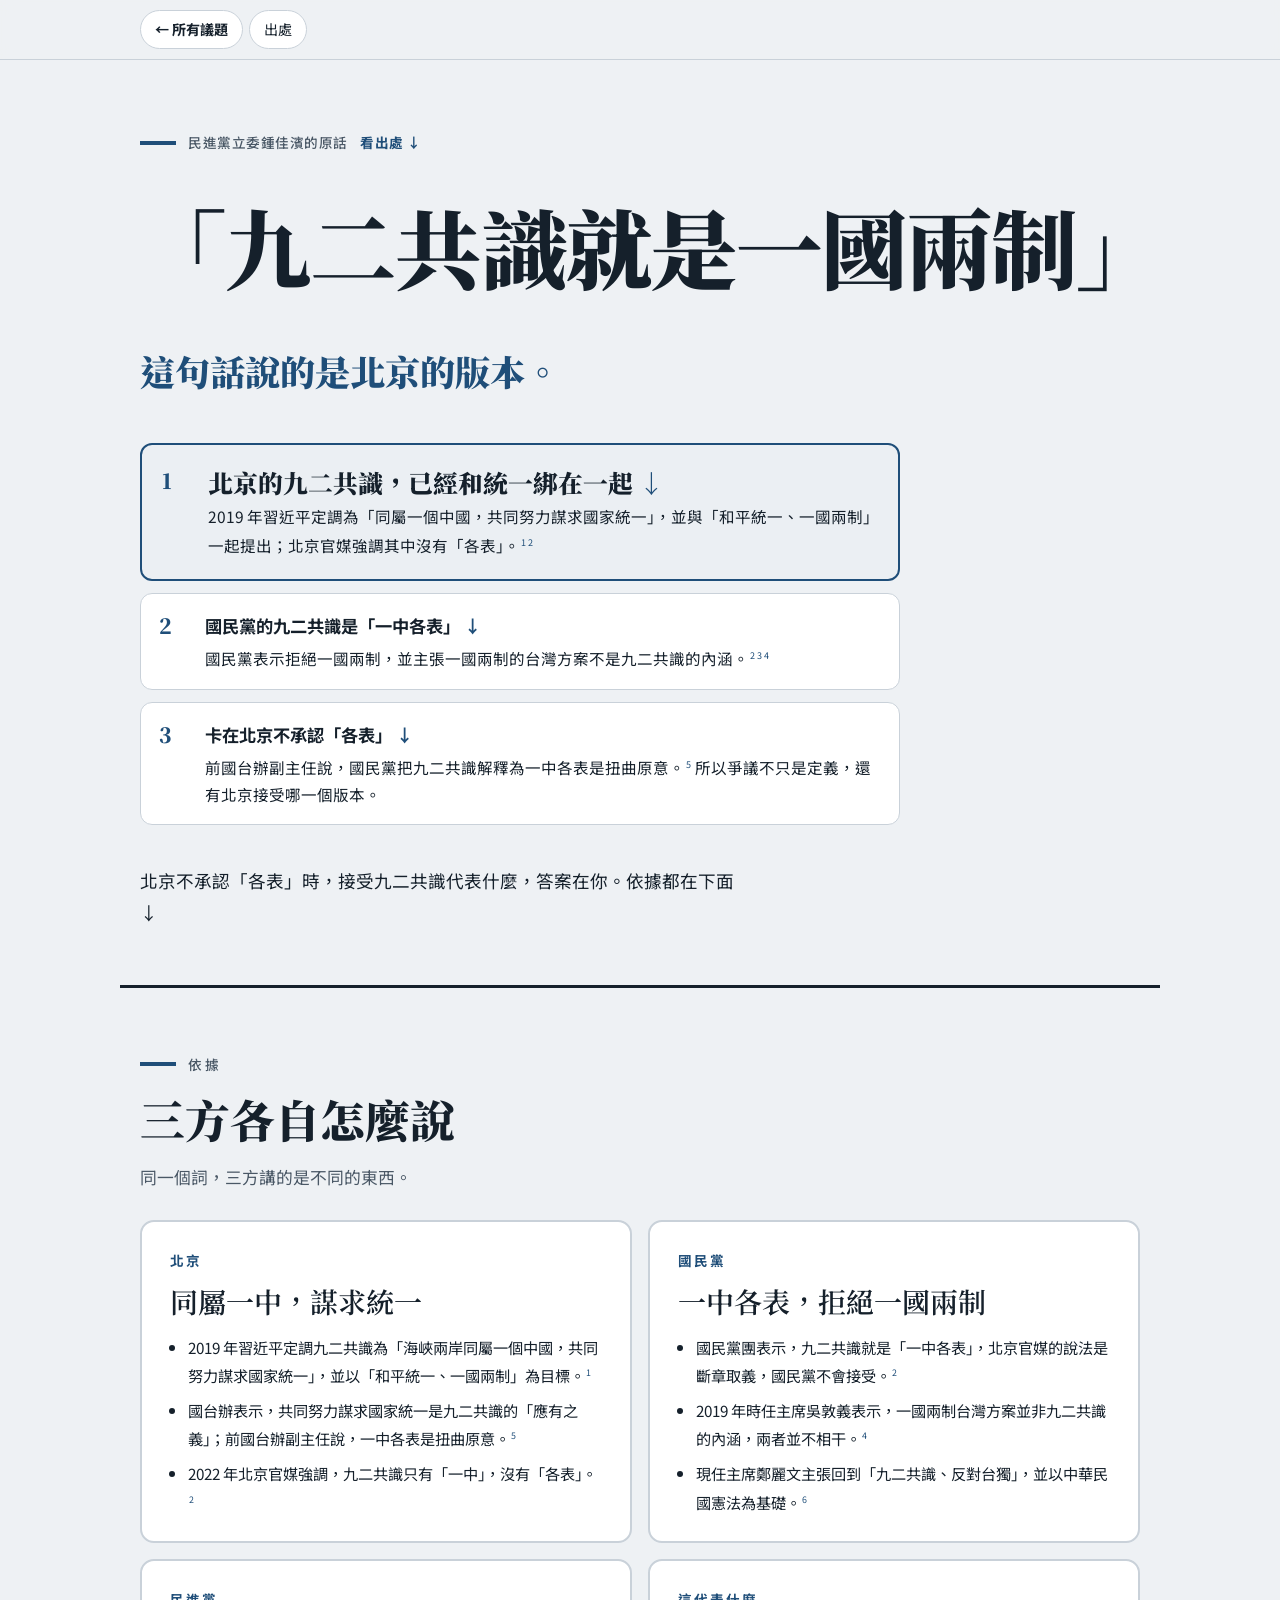
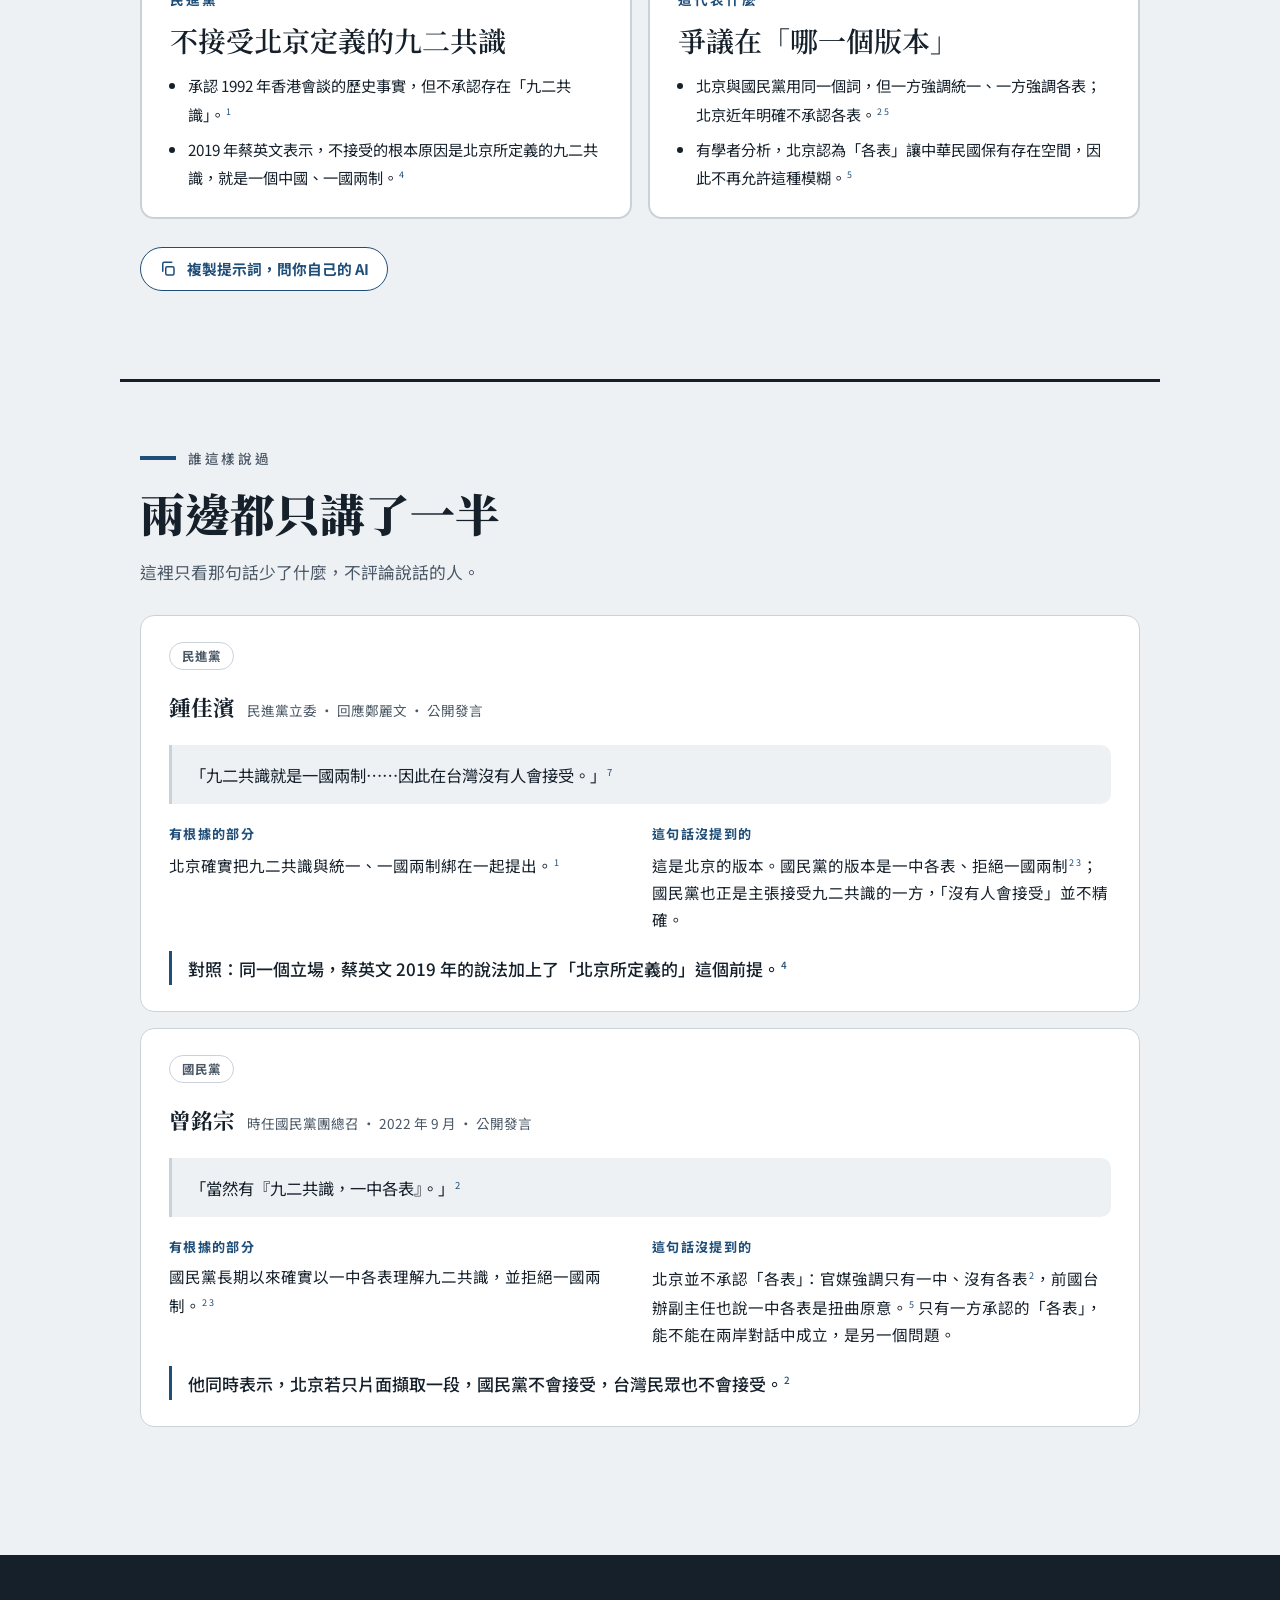
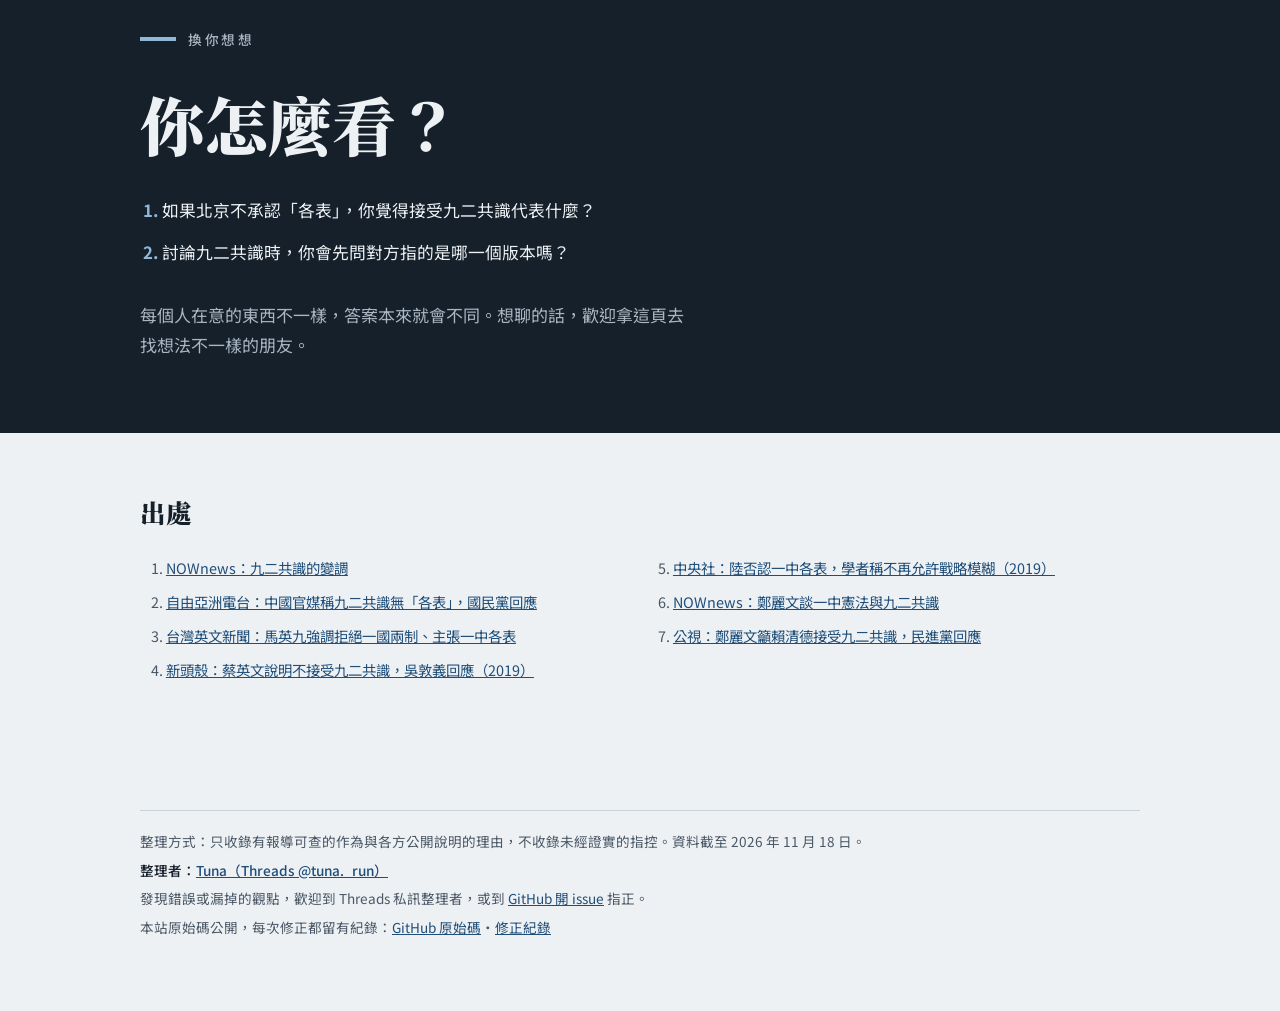
<file: site/articles/consensus.html>
<!DOCTYPE html>
<html lang="zh-Hant-TW">
<head>
<meta charset="utf-8">
<meta name="viewport" content="width=device-width, initial-scale=1">
<title>「九二共識就是一國兩制」沒說的另一半是？</title>
<meta name="description" content="「九二共識就是一國兩制」說的是北京的版本。北京、國民黨、民進黨各自怎麼定義九二共識，以及爭議卡在哪裡，每段附出處。">
<meta property="og:title" content="「九二共識就是一國兩制」沒說的另一半是？">
<meta property="og:description" content="「九二共識就是一國兩制」說的是北京的版本。北京、國民黨、民進黨各自怎麼定義九二共識，以及爭議卡在哪裡，每段附出處。">
<meta property="og:type" content="article">
<link rel="preconnect" href="https://fonts.googleapis.com">
<link rel="preconnect" href="https://fonts.gstatic.com" crossorigin>
<link href="https://fonts.googleapis.com/css2?family=Noto+Sans+TC:wght@400;500;700&family=Noto+Serif+TC:wght@600;900&display=swap" rel="stylesheet">
<link rel="stylesheet" href="../css/site.css">
</head>
<body>
<nav class="topnav backnav" aria-label="導覽">
  <div class="shell">
    <a class="home" href="../index.html#card-consensus">← 所有議題</a>
    <a href="#refs">出處</a>
  </div>
</nav>
<main>
  <section class="shell hero" aria-labelledby="title">
    <div class="marker">民進黨立委鍾佳濱的原話<a href="#said">看出處 ↓</a></div>
    <h1 id="title">「九二共識就是一國兩制」</h1>
    <p class="verdict">這句話說的是北京的版本。</p>
    <ol class="tldr">
      <li class="key"><a class="tldr-head" href="#bj">北京的九二共識，已經和統一綁在一起</a><span>2019 年習近平定調為「同屬一個中國，共同努力謀求國家統一」，並與「和平統一、一國兩制」一起提出；北京官媒強調其中沒有「各表」。<sup><a href="#s1">1</a></sup><sup><a href="#s2">2</a></sup></span></li>
      <li><a class="tldr-head" href="#kmt">國民黨的九二共識是「一中各表」</a><span>國民黨表示拒絕一國兩制，並主張一國兩制的台灣方案不是九二共識的內涵。<sup><a href="#s2">2</a></sup><sup><a href="#s3">3</a></sup><sup><a href="#s4">4</a></sup></span></li>
      <li><a class="tldr-head" href="#bj">卡在北京不承認「各表」</a><span>前國台辦副主任說，國民黨把九二共識解釋為一中各表是扭曲原意。<sup><a href="#s5">5</a></sup> 所以爭議不只是定義，還有北京接受哪一個版本。</span></li>
    </ol>
    <p class="after">北京不承認「各表」時，接受九二共識代表什麼，答案在你。依據都在下面 ↓</p>
  </section>

  <section class="shell chapter" aria-labelledby="h-c6">
    <header>
      <div class="marker">依據</div>
      <h2 id="h-c6">三方各自怎麼說</h2>
      <p class="intro">同一個詞，三方講的是不同的東西。</p>
    </header>
    <div class="qpair">
      <div class="q" id="bj">
        <b>北京</b>
        <p>同屬一中，謀求統一</p>
        <ul class="ev">
          <li>2019 年習近平定調九二共識為「海峽兩岸同屬一個中國，共同努力謀求國家統一」，並以「和平統一、一國兩制」為目標。<sup><a href="#s1">1</a></sup></li>
          <li>國台辦表示，共同努力謀求國家統一是九二共識的「應有之義」；前國台辦副主任說，一中各表是扭曲原意。<sup><a href="#s5">5</a></sup></li>
          <li>2022 年北京官媒強調，九二共識只有「一中」，沒有「各表」。<sup><a href="#s2">2</a></sup></li>
        </ul>
      </div>
      <div class="q" id="kmt">
        <b>國民黨</b>
        <p>一中各表，拒絕一國兩制</p>
        <ul class="ev">
          <li>國民黨團表示，九二共識就是「一中各表」，北京官媒的說法是斷章取義，國民黨不會接受。<sup><a href="#s2">2</a></sup></li>
          <li>2019 年時任主席吳敦義表示，一國兩制台灣方案並非九二共識的內涵，兩者並不相干。<sup><a href="#s4">4</a></sup></li>
          <li>現任主席鄭麗文主張回到「九二共識、反對台獨」，並以中華民國憲法為基礎。<sup><a href="#s6">6</a></sup></li>
        </ul>
      </div>
      <div class="q">
        <b>民進黨</b>
        <p>不接受北京定義的九二共識</p>
        <ul class="ev">
          <li>承認 1992 年香港會談的歷史事實，但不承認存在「九二共識」。<sup><a href="#s1">1</a></sup></li>
          <li>2019 年蔡英文表示，不接受的根本原因是北京所定義的九二共識，就是一個中國、一國兩制。<sup><a href="#s4">4</a></sup></li>
        </ul>
      </div>
      <div class="q">
        <b>這代表什麼</b>
        <p>爭議在「哪一個版本」</p>
        <ul class="ev">
          <li>北京與國民黨用同一個詞，但一方強調統一、一方強調各表；北京近年明確不承認各表。<sup><a href="#s2">2</a></sup><sup><a href="#s5">5</a></sup></li>
          <li>有學者分析，北京認為「各表」讓中華民國保有存在空間，因此不再允許這種模糊。<sup><a href="#s5">5</a></sup></li>
        </ul>
      </div>
    </div>
    <div class="ask-ai-wrap"><button type="button" class="ask-ai" data-prompt="parity"><span class="ask-ai-icon" aria-hidden="true"><svg viewBox="0 0 24 24" width="18" height="18" fill="none" stroke="currentColor" stroke-width="2" stroke-linecap="round" stroke-linejoin="round"><rect x="9" y="9" width="11" height="11" rx="2"/><path d="M5 15V5a2 2 0 0 1 2-2h10"/></svg></span><span class="ask-ai-label">複製提示詞，問你自己的 AI</span></button><span class="ask-ai-status" role="status" aria-live="polite"></span></div>
  </section>

  <section id="said" class="shell chapter" aria-labelledby="h-said6">
    <header>
      <div class="marker">誰這樣說過</div>
      <h2 id="h-said6">兩邊都只講了一半</h2>
      <p class="intro">這裡只看那句話少了什麼，不評論說話的人。</p>
    </header>
    <div class="faq">
      <article class="faq-item said">
        <span class="faq-tag">民進黨</span>
        <div class="who"><strong>鍾佳濱</strong><span>民進黨立委 · 回應鄭麗文 · 公開發言</span></div>
        <blockquote class="said-q">「九二共識就是一國兩制……因此在台灣沒有人會接受。」<sup><a href="#s7">7</a></sup></blockquote>
        <div class="split">
          <div><b>有根據的部分</b><p>北京確實把九二共識與統一、一國兩制綁在一起提出。<sup><a href="#s1">1</a></sup></p></div>
          <div><b>這句話沒提到的</b><p>這是北京的版本。國民黨的版本是一中各表、拒絕一國兩制<sup><a href="#s2">2</a></sup><sup><a href="#s3">3</a></sup>；國民黨也正是主張接受九二共識的一方，「沒有人會接受」並不精確。</p></div>
        </div>
        <p class="analogy">對照：同一個立場，蔡英文 2019 年的說法加上了「北京所定義的」這個前提。<sup><a href="#s4">4</a></sup></p>
      </article>

      <article class="faq-item said">
        <span class="faq-tag">國民黨</span>
        <div class="who"><strong>曾銘宗</strong><span>時任國民黨團總召 · 2022 年 9 月 · 公開發言</span></div>
        <blockquote class="said-q">「當然有『九二共識，一中各表』。」<sup><a href="#s2">2</a></sup></blockquote>
        <div class="split">
          <div><b>有根據的部分</b><p>國民黨長期以來確實以一中各表理解九二共識，並拒絕一國兩制。<sup><a href="#s2">2</a></sup><sup><a href="#s3">3</a></sup></p></div>
          <div><b>這句話沒提到的</b><p>北京並不承認「各表」：官媒強調只有一中、沒有各表<sup><a href="#s2">2</a></sup>，前國台辦副主任也說一中各表是扭曲原意。<sup><a href="#s5">5</a></sup> 只有一方承認的「各表」，能不能在兩岸對話中成立，是另一個問題。</p></div>
        </div>
        <p class="analogy">他同時表示，北京若只片面擷取一段，國民黨不會接受，台灣民眾也不會接受。<sup><a href="#s2">2</a></sup></p>
      </article>
    </div>
  </section>
</main>
<!--x-->
<section id="ask" class="close" aria-labelledby="h-ask">
  <div class="shell">
    <div class="marker">換你想想</div>
    <h2 id="h-ask">你怎麼看？</h2>
    <ol>
      <li>如果北京不承認「各表」，你覺得接受九二共識代表什麼？</li>
      <li>討論九二共識時，你會先問對方指的是哪一個版本嗎？</li>
    </ol>
    
    <p>每個人在意的東西不一樣，答案本來就會不同。想聊的話，歡迎拿這頁去找想法不一樣的朋友。</p>
  </div>
</section>

<section id="refs" class="shell sources" aria-labelledby="h-refs">
  <h2 id="h-refs">出處</h2>
  <ol>
    <li id="s1"><a href="https://www.nownews.com/news/5359266">NOWnews：九二共識的變調</a></li>
    <li id="s2"><a href="https://www.rfa.org/cantonese/news/92consensus-09112022074533.html">自由亞洲電台：中國官媒稱九二共識無「各表」，國民黨回應</a></li>
    <li id="s3"><a href="https://www.taiwannews.com.tw/zh/news/5076698">台灣英文新聞：馬英九強調拒絕一國兩制、主張一中各表</a></li>
    <li id="s4"><a href="https://newtalk.tw/news/view/2019-01-09/192007">新頭殼：蔡英文說明不接受九二共識，吳敦義回應（2019）</a></li>
    <li id="s5"><a href="https://www.cna.com.tw/news/acn/201902270358.aspx">中央社：陸否認一中各表，學者稱不再允許戰略模糊（2019）</a></li>
    <li id="s6"><a href="https://www.nownews.com/news/6845986">NOWnews：鄭麗文談一中憲法與九二共識</a></li>
    <li id="s7"><a href="https://news.pts.org.tw/article/787966">公視：鄭麗文籲賴清德接受九二共識，民進黨回應</a></li>
  </ol>
</section>
<footer class="shell sources">
  <div class="foot">
    <p>整理方式：只收錄有報導可查的作為與各方公開說明的理由，不收錄未經證實的指控。資料截至 2026 年 11 月 18 日。</p>
    <p class="author">整理者：<a href="https://www.threads.com/@tuna._run" target="_blank" rel="noopener">Tuna（Threads @tuna._run）</a></p>
    <p>發現錯誤或漏掉的觀點，歡迎到 Threads 私訊整理者，或到 <a href="https://github.com/TunaKHH/otherhalf/issues" target="_blank" rel="noopener">GitHub 開 issue</a> 指正。</p>
    <p>本站原始碼公開，每次修正都留有紀錄：<a href="https://github.com/TunaKHH/otherhalf" target="_blank" rel="noopener">GitHub 原始碼</a>・<a href="https://github.com/TunaKHH/otherhalf/commits/main" target="_blank" rel="noopener">修正紀錄</a></p>
  </div>
</footer>
<dialog class="gloss" id="gloss" aria-labelledby="gloss-title">
  <div class="gloss-body">
    <div class="gloss-head">
      <div class="gloss-id">
        <div class="gloss-side"><span class="gloss-flag" id="gloss-flag"></span><span id="gloss-sidetext"></span></div>
        <h2 id="gloss-title"></h2>
        <p class="full" id="gloss-full"></p>
      </div>
      <button type="button" class="gloss-close" id="gloss-close" aria-label="關閉說明">×</button>
    </div>
    <dl id="gloss-list"></dl>
    <p class="note" id="gloss-note"></p>
  </div>
</dialog>
<script src="../js/site.js"></script>
</body>
</html>
</file>
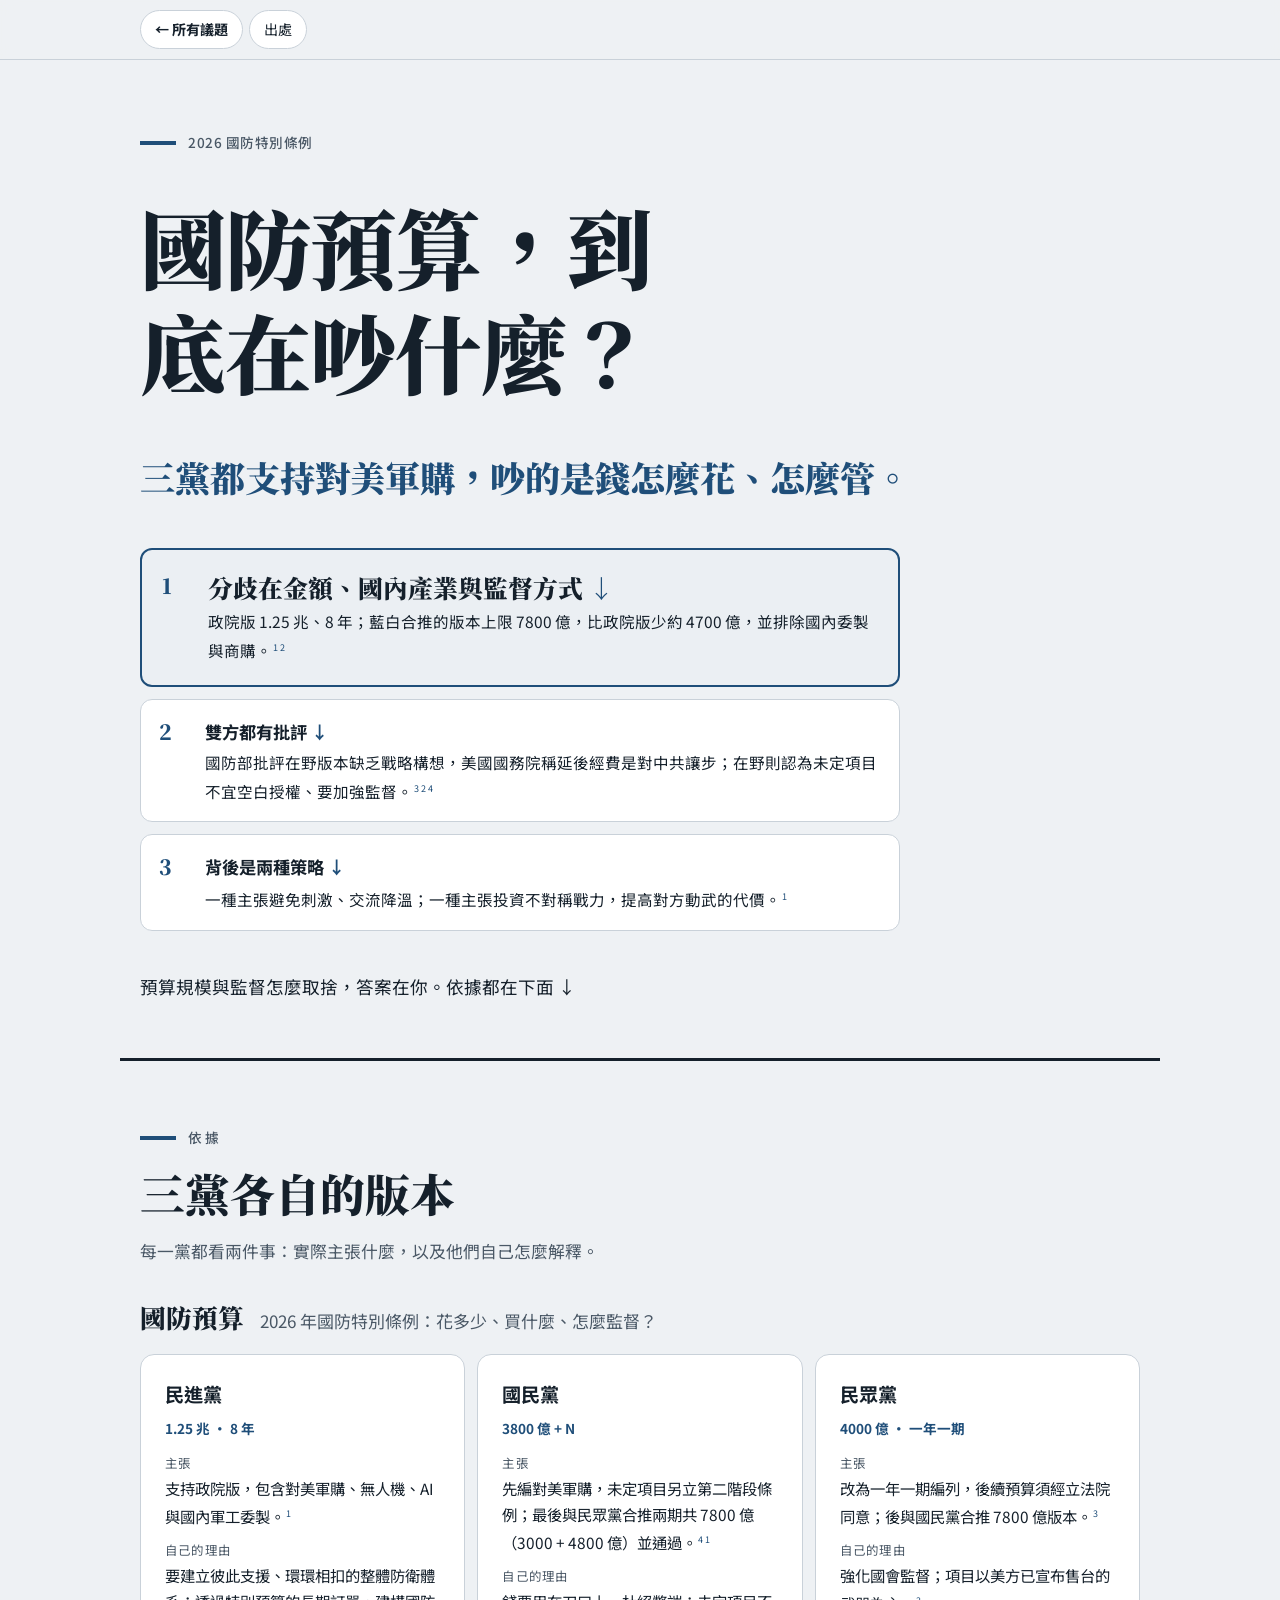
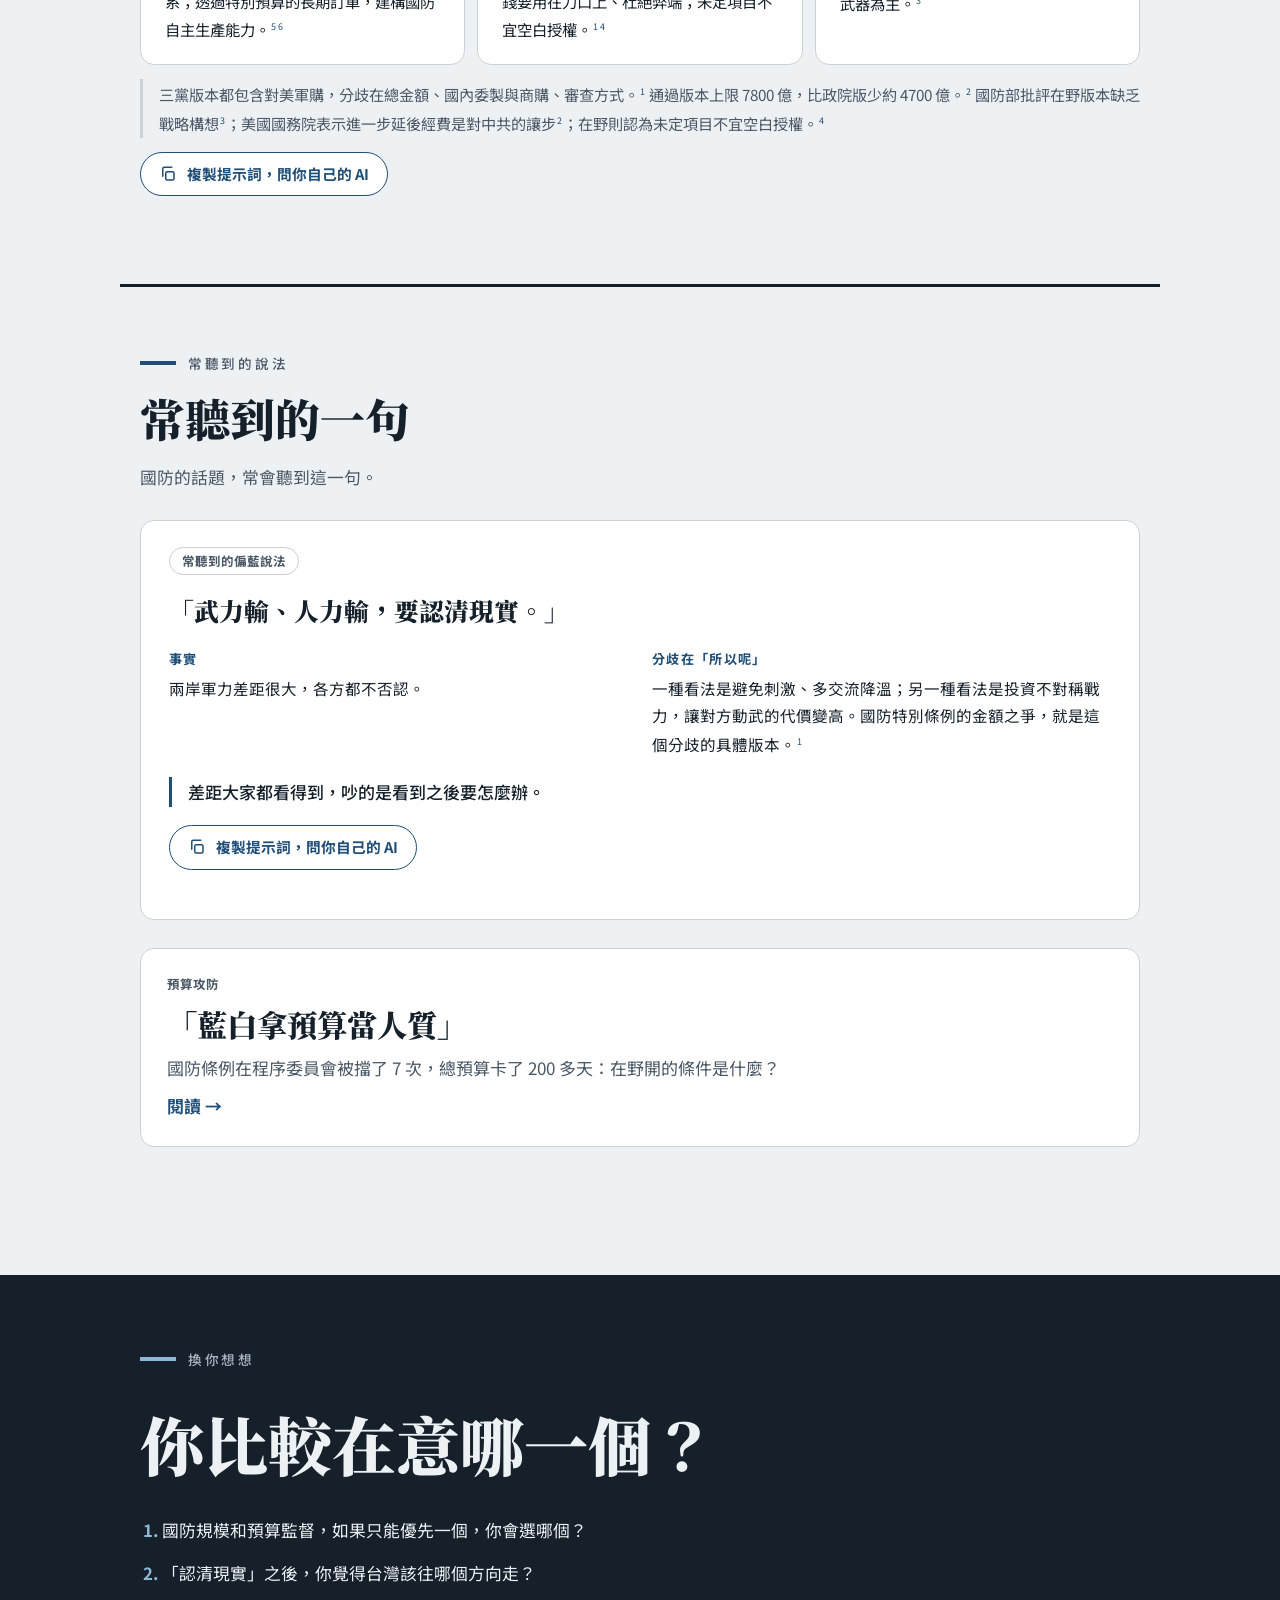
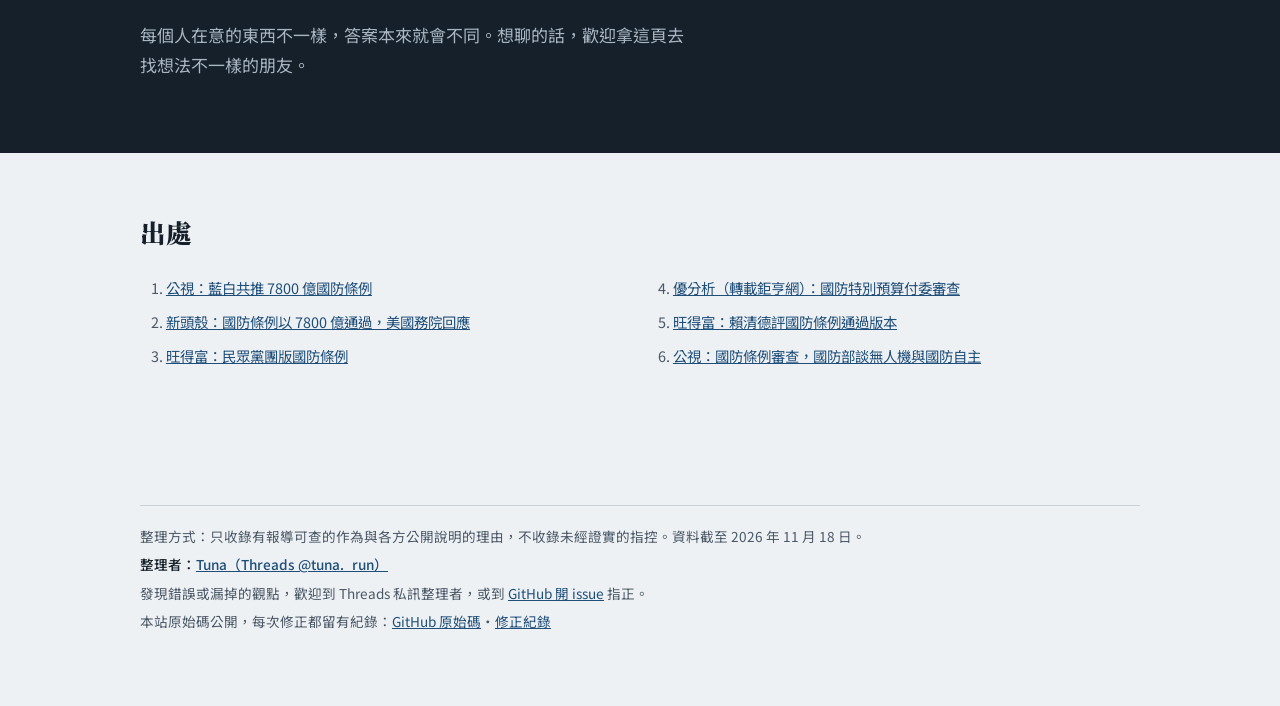
<file: site/articles/defense.html>
<!DOCTYPE html>
<html lang="zh-Hant-TW">
<head>
<meta charset="utf-8">
<meta name="viewport" content="width=device-width, initial-scale=1">
<title>國防預算，到底在吵什麼？</title>
<meta name="description" content="2026 國防特別條例：政院版 1.25 兆與藍白版 7800 億的差別、各方理由與批評，每段附出處。">
<meta property="og:title" content="國防預算，到底在吵什麼？">
<meta property="og:description" content="2026 國防特別條例：政院版 1.25 兆與藍白版 7800 億的差別、各方理由與批評，每段附出處。">
<meta property="og:type" content="article">
<link rel="preconnect" href="https://fonts.googleapis.com">
<link rel="preconnect" href="https://fonts.gstatic.com" crossorigin>
<link href="https://fonts.googleapis.com/css2?family=Noto+Sans+TC:wght@400;500;700&family=Noto+Serif+TC:wght@600;900&display=swap" rel="stylesheet">
<link rel="stylesheet" href="../css/site.css">
</head>
<body>
<nav class="topnav backnav" aria-label="導覽">
  <div class="shell">
    <a class="home" href="../index.html#card-defense">← 所有議題</a>
    <a href="#refs">出處</a>
  </div>
</nav>
<main>
  <section class="shell hero" aria-labelledby="title">
    <div class="marker">2026 國防特別條例</div>
    <h1 id="title">國防預算，到底在吵什麼？</h1>
    <p class="verdict">三黨都支持對美軍購，吵的是錢怎麼花、怎麼管。</p>
    <ol class="tldr">
      <li class="key"><a class="tldr-head" href="#t-defense">分歧在金額、國內產業與監督方式</a><span>政院版 1.25 兆、8 年；藍白合推的版本上限 7800 億，比政院版少約 4700 億，並排除國內委製與商購。<sup><a href="#s1">1</a></sup><sup><a href="#s2">2</a></sup></span></li>
      <li><a class="tldr-head" href="#t-defense">雙方都有批評</a><span>國防部批評在野版本缺乏戰略構想，美國國務院稱延後經費是對中共讓步；在野則認為未定項目不宜空白授權、要加強監督。<sup><a href="#s3">3</a></sup><sup><a href="#s2">2</a></sup><sup><a href="#s4">4</a></sup></span></li>
      <li><a class="tldr-head" href="#faq">背後是兩種策略</a><span>一種主張避免刺激、交流降溫；一種主張投資不對稱戰力，提高對方動武的代價。<sup><a href="#s1">1</a></sup></span></li>
    </ol>
    <p class="after">預算規模與監督怎麼取捨，答案在你。依據都在下面 ↓</p>
  </section>

  <section class="shell chapter" aria-labelledby="h-def">
    <header>
      <div class="marker">依據</div>
      <h2 id="h-def">三黨各自的版本</h2>
      <p class="intro">每一黨都看兩件事：實際主張什麼，以及他們自己怎麼解釋。</p>
    </header>
    <div class="issue" id="t-defense">
      <div class="issue-head"><h3>國防預算</h3><span>2026 年國防特別條例：花多少、買什麼、怎麼監督？</span></div>
      <div class="parties">
        <article class="party">
          <header><h4>民進黨</h4><span class="stance">1.25 兆 · 8 年</span></header>
          <dl>
            <div><dt>主張</dt><dd>支持政院版，包含對美軍購、無人機、AI 與國內軍工委製。<sup><a href="#s1">1</a></sup></dd></div>
            <div><dt>自己的理由</dt><dd>要建立彼此支援、環環相扣的整體防衛體系；透過特別預算的長期訂單，建構國防自主生產能力。<sup><a href="#s5">5</a></sup><sup><a href="#s6">6</a></sup></dd></div>
          </dl>
        </article>
        <article class="party">
          <header><h4>國民黨</h4><span class="stance">3800 億 + N</span></header>
          <dl>
            <div><dt>主張</dt><dd>先編對美軍購，未定項目另立第二階段條例；最後與民眾黨合推兩期共 7800 億（3000 + 4800 億）並通過。<sup><a href="#s4">4</a></sup><sup><a href="#s1">1</a></sup></dd></div>
            <div><dt>自己的理由</dt><dd>錢要用在刀口上、杜絕弊端；未定項目不宜空白授權。<sup><a href="#s1">1</a></sup><sup><a href="#s4">4</a></sup></dd></div>
          </dl>
        </article>
        <article class="party">
          <header><h4>民眾黨</h4><span class="stance">4000 億 · 一年一期</span></header>
          <dl>
            <div><dt>主張</dt><dd>改為一年一期編列，後續預算須經立法院同意；後與國民黨合推 7800 億版本。<sup><a href="#s3">3</a></sup></dd></div>
            <div><dt>自己的理由</dt><dd>強化國會監督；項目以美方已宣布售台的武器為主。<sup><a href="#s3">3</a></sup></dd></div>
          </dl>
        </article>
      </div>
      <p class="common">三黨版本都包含對美軍購，分歧在總金額、國內委製與商購、審查方式。<sup><a href="#s1">1</a></sup> 通過版本上限 7800 億，比政院版少約 4700 億。<sup><a href="#s2">2</a></sup> 國防部批評在野版本缺乏戰略構想<sup><a href="#s3">3</a></sup>；美國國務院表示進一步延後經費是對中共的讓步<sup><a href="#s2">2</a></sup>；在野則認為未定項目不宜空白授權。<sup><a href="#s4">4</a></sup></p>
    <div class="ask-ai-wrap"><button type="button" class="ask-ai" data-prompt="defense"><span class="ask-ai-icon" aria-hidden="true"><svg viewBox="0 0 24 24" width="18" height="18" fill="none" stroke="currentColor" stroke-width="2" stroke-linecap="round" stroke-linejoin="round"><rect x="9" y="9" width="11" height="11" rx="2"/><path d="M5 15V5a2 2 0 0 1 2-2h10"/></svg></span><span class="ask-ai-label">複製提示詞，問你自己的 AI</span></button><span class="ask-ai-status" role="status" aria-live="polite"></span></div>
    </div>
  </section>

  <section id="faq" class="shell chapter" aria-labelledby="h-faq">
    <header>
      <div class="marker">常聽到的說法</div>
      <h2 id="h-faq">常聽到的一句</h2>
      <p class="intro">國防的話題，常會聽到這一句。</p>
    </header>
    <div class="faq">
      <article class="faq-item">
        <span class="faq-tag">常聽到的偏藍說法</span>
        <h3>「武力輸、人力輸，要認清現實。」</h3>
        <div class="split">
          <div><b>事實</b><p>兩岸軍力差距很大，各方都不否認。</p></div>
          <div><b>分歧在「所以呢」</b><p>一種看法是避免刺激、多交流降溫；另一種看法是投資不對稱戰力，讓對方動武的代價變高。國防特別條例的金額之爭，就是這個分歧的具體版本。<sup><a href="#s1">1</a></sup></p></div>
        </div>
        <p class="analogy">差距大家都看得到，吵的是看到之後要怎麼辦。</p>
        <div class="ask-ai-wrap"><button type="button" class="ask-ai" data-prompt="realism"><span class="ask-ai-icon" aria-hidden="true"><svg viewBox="0 0 24 24" width="18" height="18" fill="none" stroke="currentColor" stroke-width="2" stroke-linecap="round" stroke-linejoin="round"><rect x="9" y="9" width="11" height="11" rx="2"/><path d="M5 15V5a2 2 0 0 1 2-2h10"/></svg></span><span class="ask-ai-label">複製提示詞，問你自己的 AI</span></button><span class="ask-ai-status" role="status" aria-live="polite"></span></div>
      </article>
    </div>
      <a class="hub-card" href="budget.html"><span class="tag">預算攻防</span><h2>「藍白拿預算當人質」</h2><p>國防條例在程序委員會被擋了 7 次，總預算卡了 200 多天：在野開的條件是什麼？</p><span class="go">閱讀 →</span></a>
  </section>
</main>
<!--x-->
<section id="ask" class="close" aria-labelledby="h-ask">
  <div class="shell">
    <div class="marker">換你想想</div>
    <h2 id="h-ask">你比較在意哪一個？</h2>
    <ol>
      <li>國防規模和預算監督，如果只能優先一個，你會選哪個？</li>
      <li>「認清現實」之後，你覺得台灣該往哪個方向走？</li>
    </ol>
    
    <p>每個人在意的東西不一樣，答案本來就會不同。想聊的話，歡迎拿這頁去找想法不一樣的朋友。</p>
  </div>
</section>

<section id="refs" class="shell sources" aria-labelledby="h-refs">
  <h2 id="h-refs">出處</h2>
  <ol>
    <li id="s1"><a href="https://news.pts.org.tw/article/807389">公視：藍白共推 7800 億國防條例</a></li>
    <li id="s2"><a href="https://newtalk.tw/news/view/2026-05-10/1034251">新頭殼：國防條例以 7800 億通過，美國務院回應</a></li>
    <li id="s3"><a href="https://wantrich.chinatimes.com/news/20260127900045-420501">旺得富：民眾黨團版國防條例</a></li>
    <li id="s4"><a href="https://uanalyze.com.tw/index.php/articles/7294948514">優分析（轉載鉅亨網）：國防特別預算付委審查</a></li>
    <li id="s5"><a href="https://wantrich.chinatimes.com/news/20260513900714-420101">旺得富：賴清德評國防條例通過版本</a></li>
    <li id="s6"><a href="https://news.pts.org.tw/article/800733">公視：國防條例審查，國防部談無人機與國防自主</a></li>
  </ol>
</section>
<footer class="shell sources">
  <div class="foot">
    <p>整理方式：只收錄有報導可查的作為與各方公開說明的理由，不收錄未經證實的指控。資料截至 2026 年 11 月 18 日。</p>
    <p class="author">整理者：<a href="https://www.threads.com/@tuna._run" target="_blank" rel="noopener">Tuna（Threads @tuna._run）</a></p>
    <p>發現錯誤或漏掉的觀點，歡迎到 Threads 私訊整理者，或到 <a href="https://github.com/TunaKHH/otherhalf/issues" target="_blank" rel="noopener">GitHub 開 issue</a> 指正。</p>
    <p>本站原始碼公開，每次修正都留有紀錄：<a href="https://github.com/TunaKHH/otherhalf" target="_blank" rel="noopener">GitHub 原始碼</a>・<a href="https://github.com/TunaKHH/otherhalf/commits/main" target="_blank" rel="noopener">修正紀錄</a></p>
  </div>
</footer>
<dialog class="gloss" id="gloss" aria-labelledby="gloss-title">
  <div class="gloss-body">
    <div class="gloss-head">
      <div class="gloss-id">
        <div class="gloss-side"><span class="gloss-flag" id="gloss-flag"></span><span id="gloss-sidetext"></span></div>
        <h2 id="gloss-title"></h2>
        <p class="full" id="gloss-full"></p>
      </div>
      <button type="button" class="gloss-close" id="gloss-close" aria-label="關閉說明">×</button>
    </div>
    <dl id="gloss-list"></dl>
    <p class="note" id="gloss-note"></p>
  </div>
</dialog>
<script src="../js/site.js"></script>
</body>
</html>
</file>
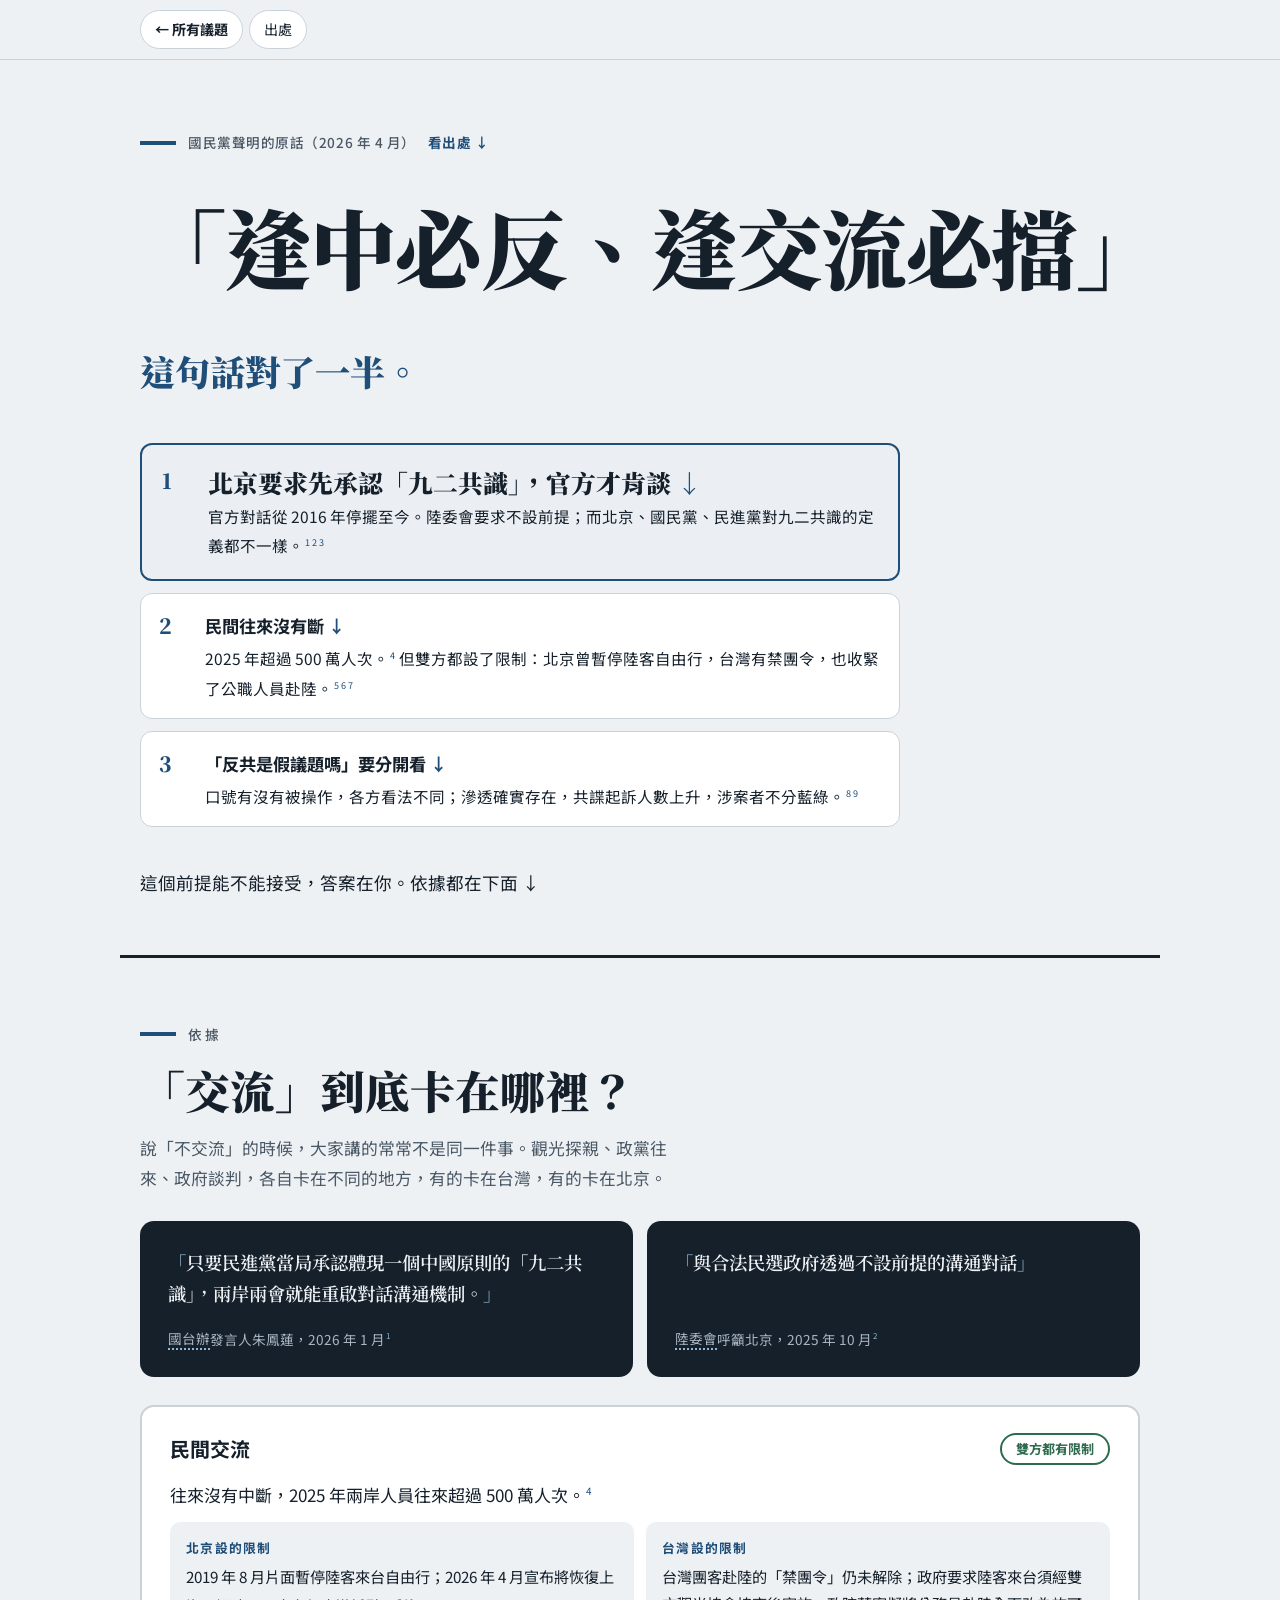
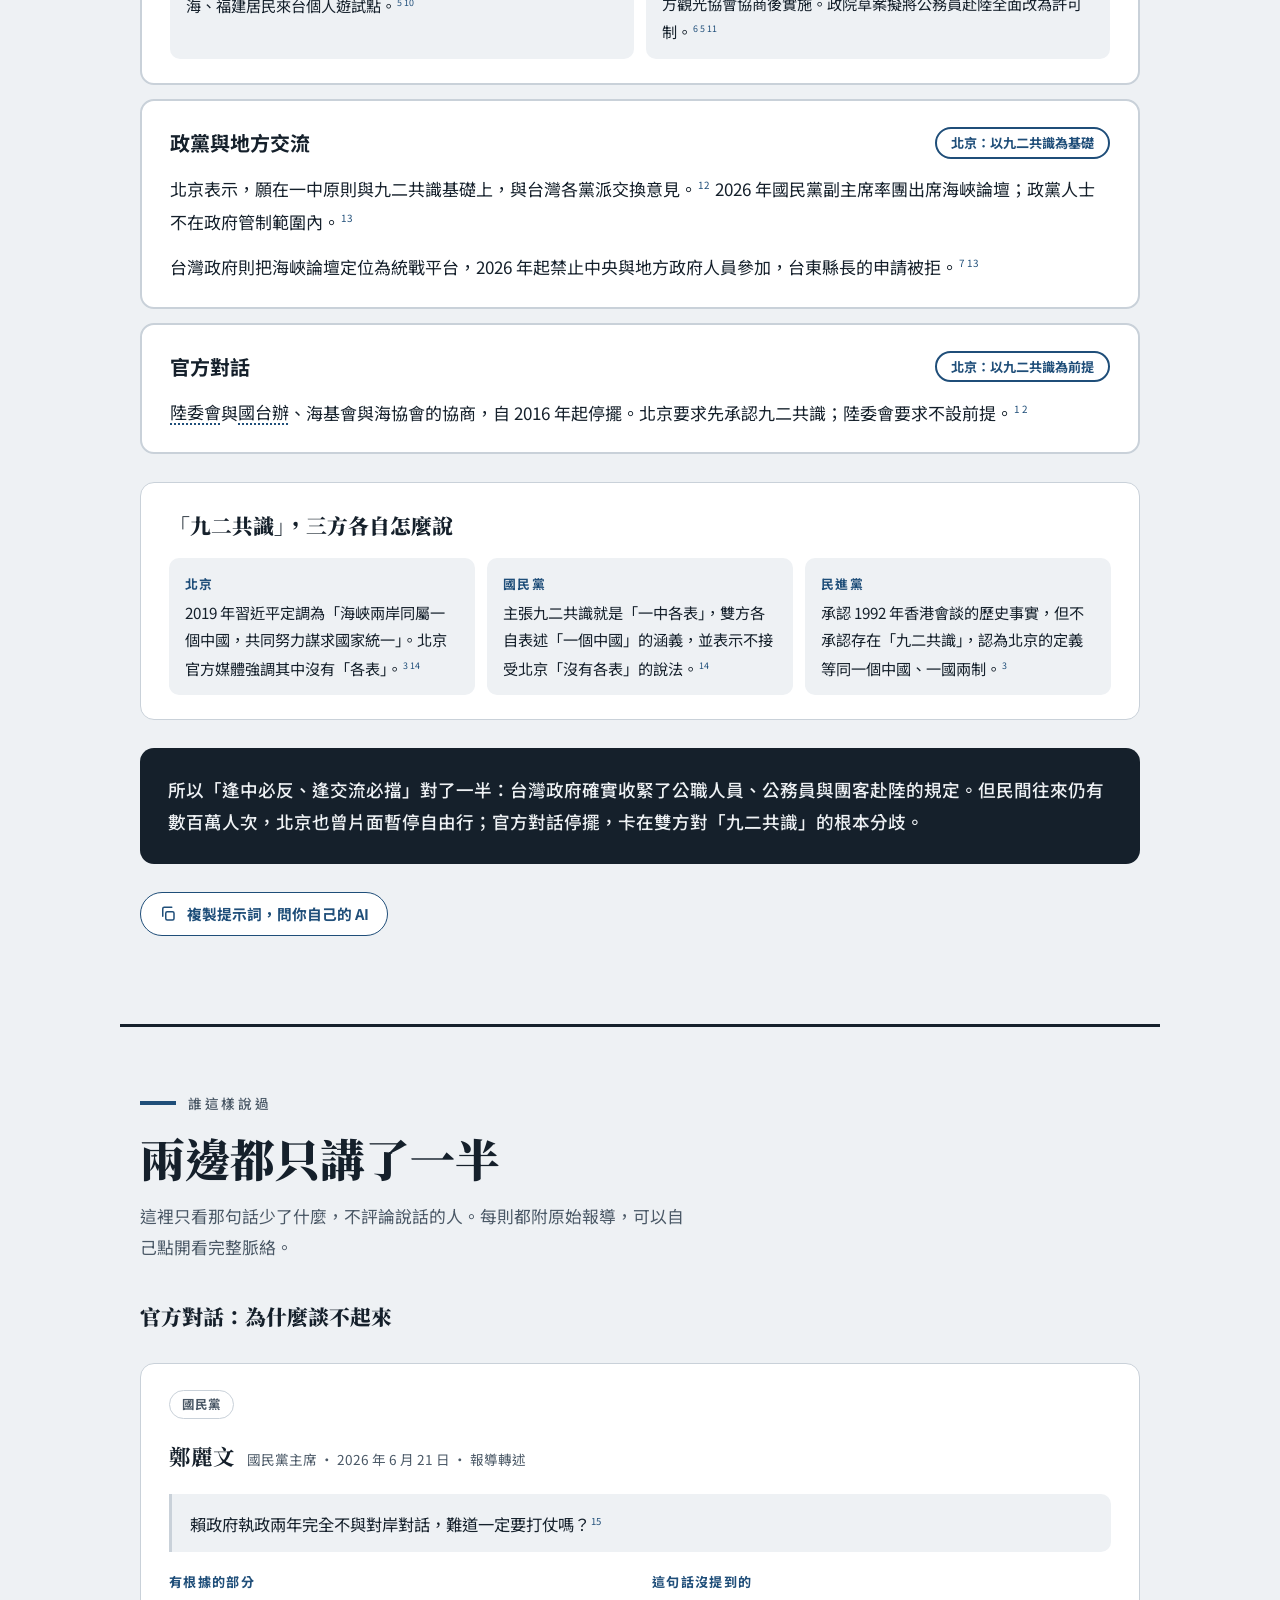
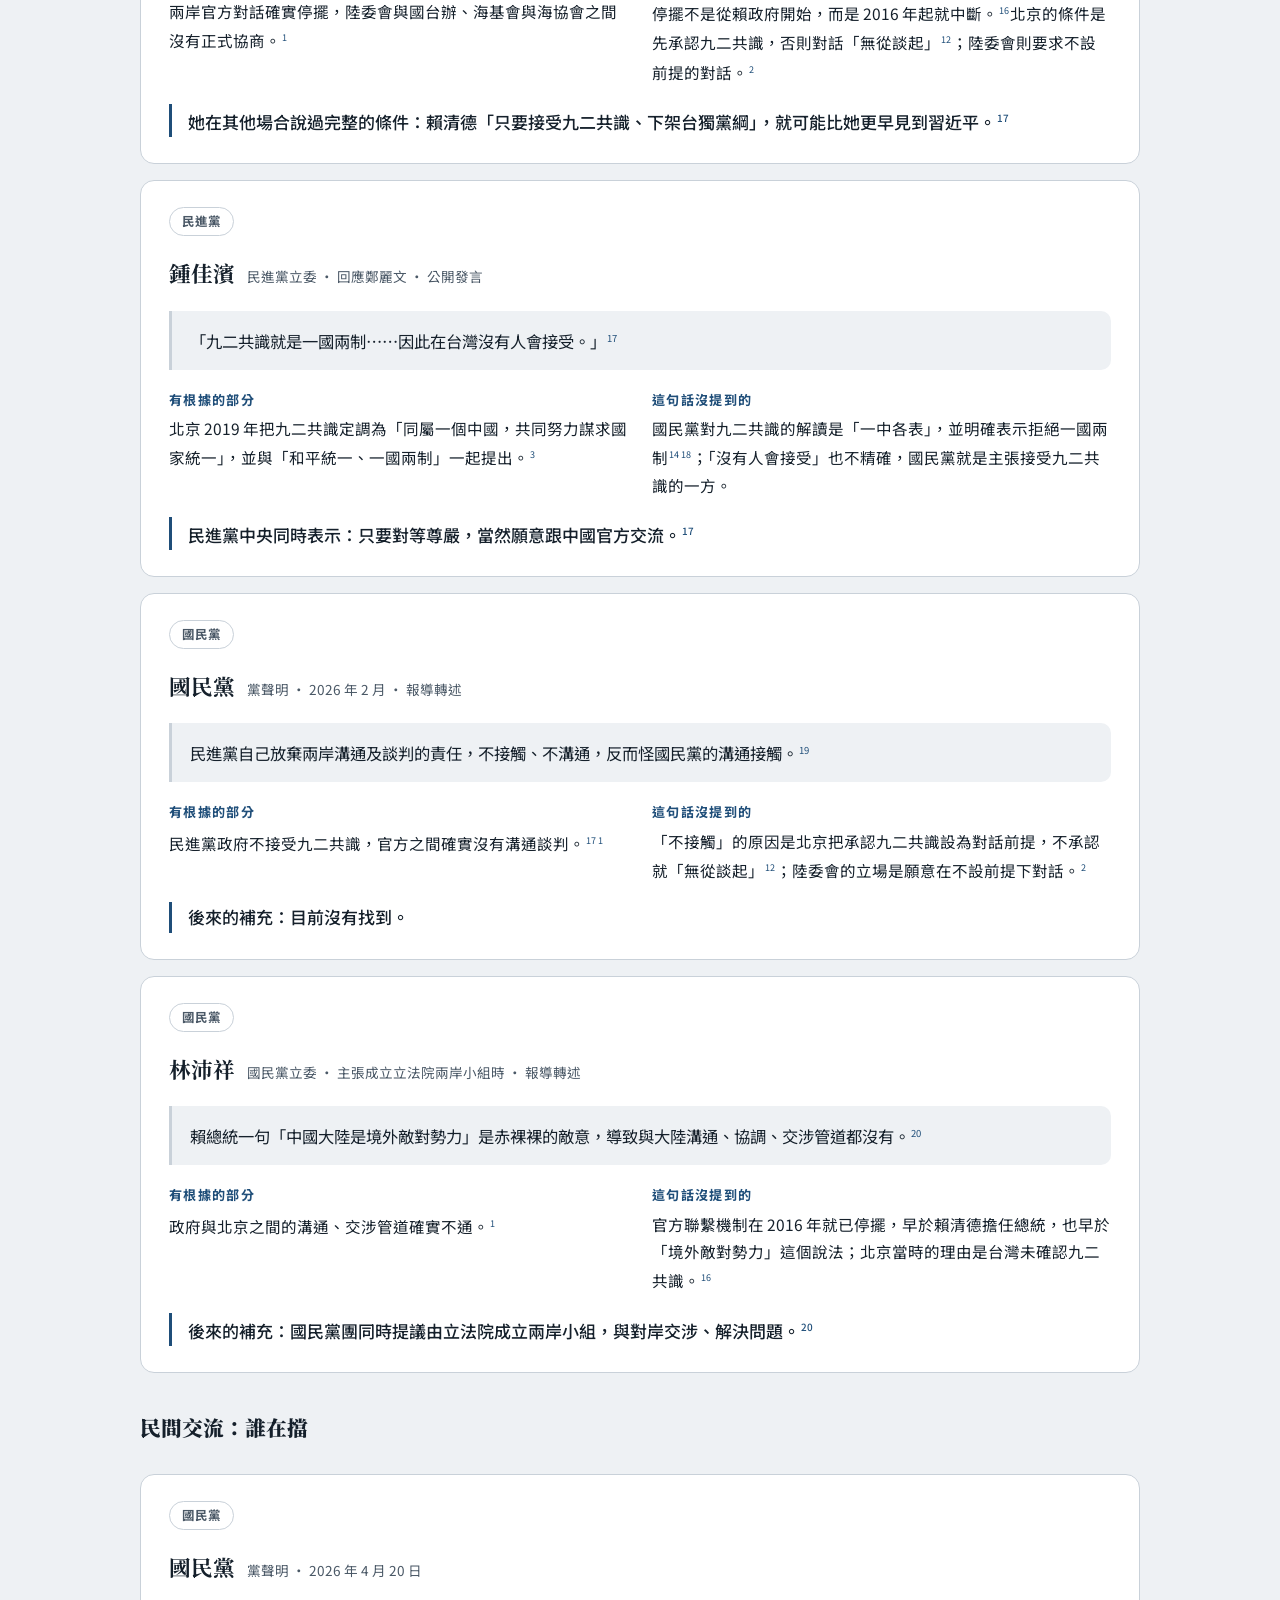
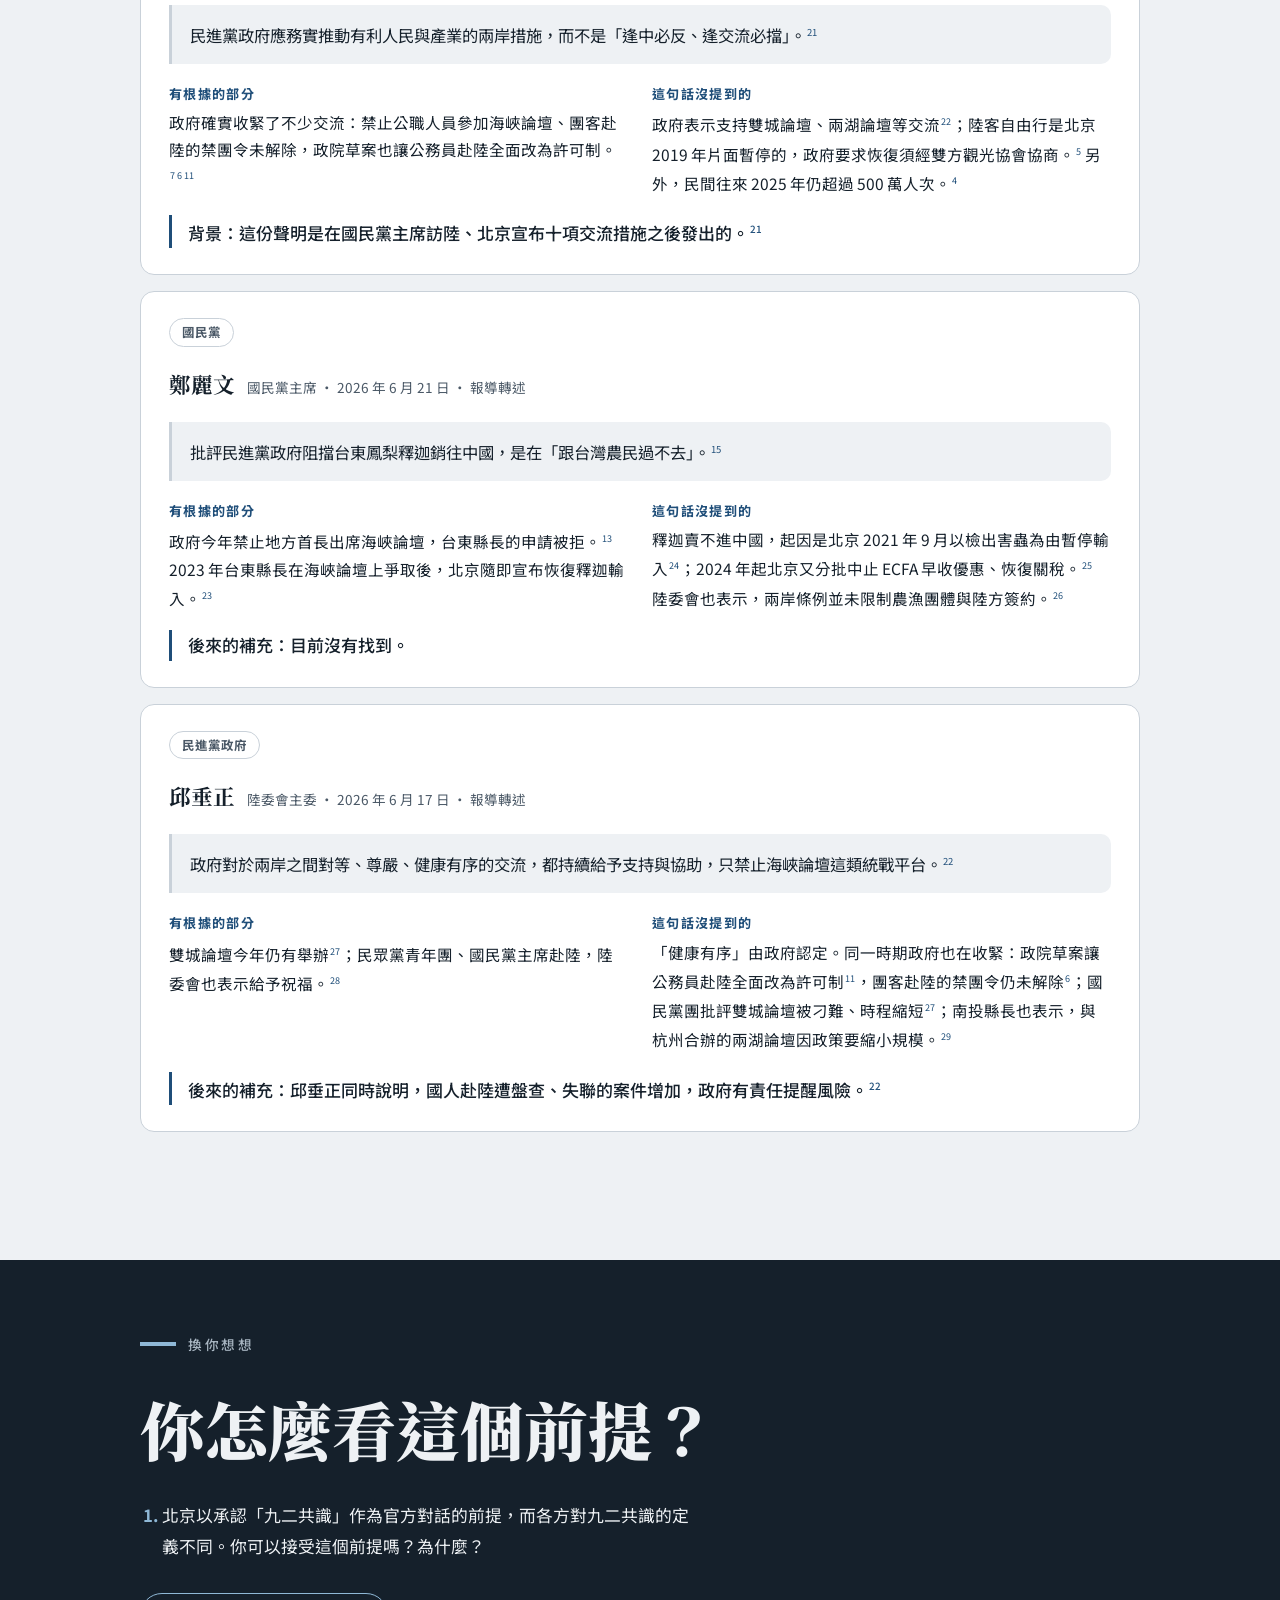
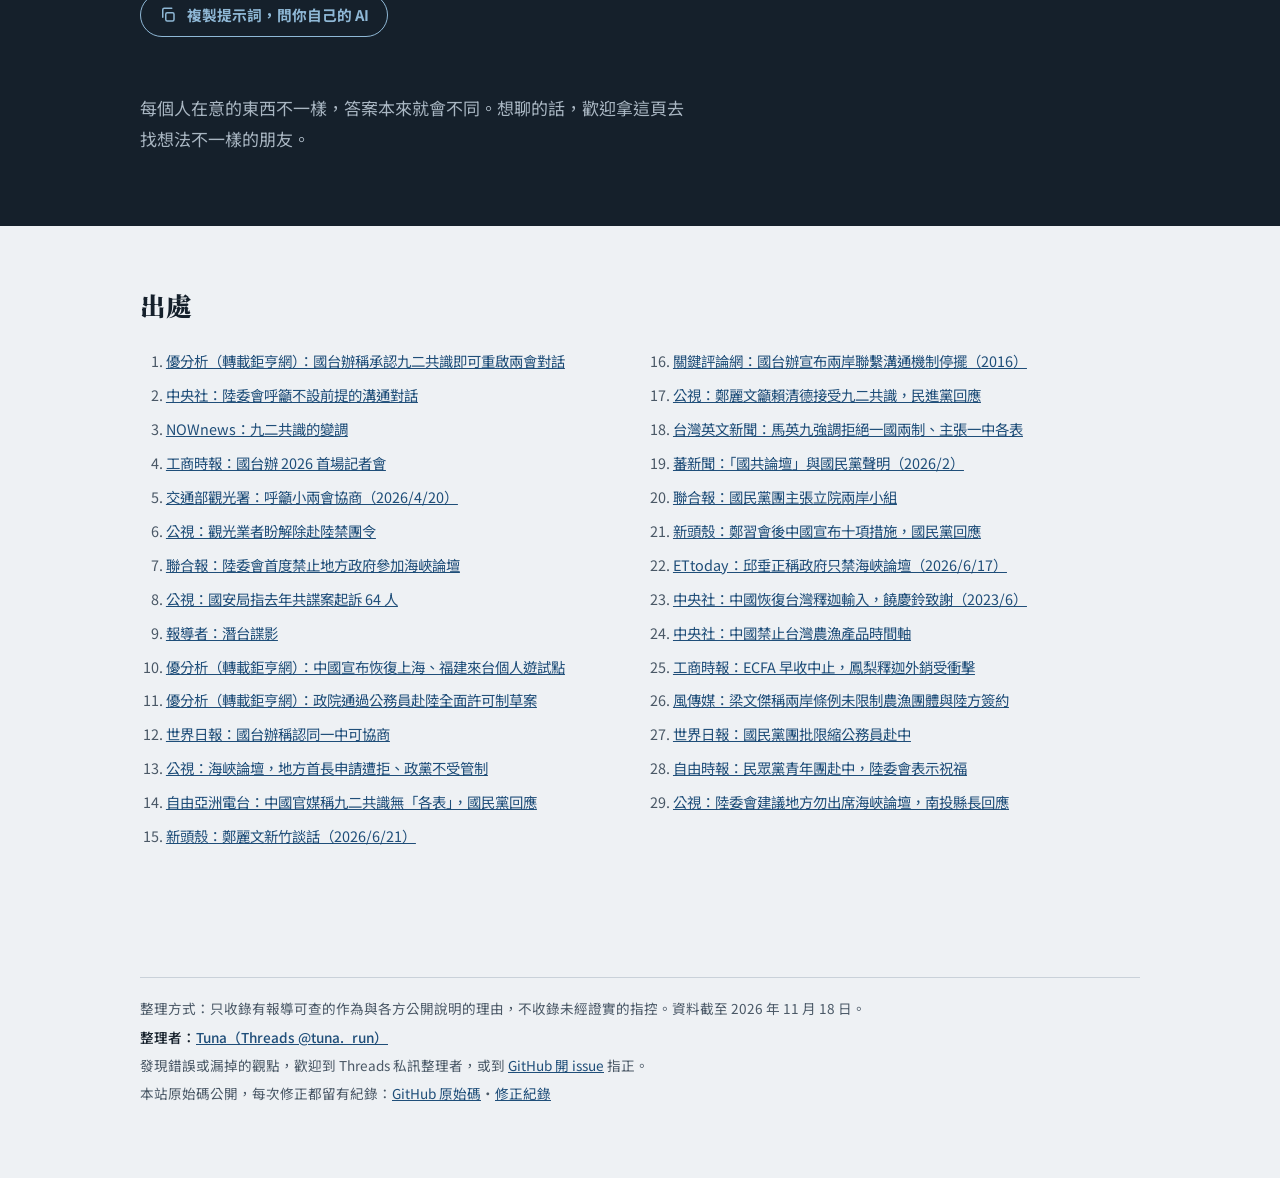
<file: site/articles/exchange.html>
<!DOCTYPE html>
<html lang="zh-Hant-TW">
<head>
<meta charset="utf-8">
<meta name="viewport" content="width=device-width, initial-scale=1">
<title>「逢中必反、逢交流必擋」沒說的另一半是？</title>
<meta name="description" content="「逢中必反、逢交流必擋」對了一半。兩岸交流卡在哪裡、雙方各自的限制、九二共識的三種定義，每段附出處。">
<meta property="og:title" content="「逢中必反、逢交流必擋」沒說的另一半是？">
<meta property="og:description" content="「逢中必反、逢交流必擋」對了一半。兩岸交流卡在哪裡、雙方各自的限制、九二共識的三種定義，每段附出處。">
<meta property="og:type" content="article">
<link rel="preconnect" href="https://fonts.googleapis.com">
<link rel="preconnect" href="https://fonts.gstatic.com" crossorigin>
<link href="https://fonts.googleapis.com/css2?family=Noto+Sans+TC:wght@400;500;700&family=Noto+Serif+TC:wght@600;900&display=swap" rel="stylesheet">
<link rel="stylesheet" href="../css/site.css">
</head>
<body>
<nav class="topnav backnav" aria-label="導覽">
  <div class="shell">
    <a class="home" href="../index.html#card-exchange">← 所有議題</a>
    <a href="#refs">出處</a>
  </div>
</nav>
<main>
  <section class="shell hero" aria-labelledby="title">
    <div class="marker">國民黨聲明的原話（2026 年 4 月）<a href="#said-kmt">看出處 ↓</a></div>
    <h1 id="title">「逢中必反、逢交流必擋」</h1>
    <p class="verdict">這句話對了一半。</p>
    <ol class="tldr">
      <li class="key"><a class="tldr-head" href="#defs">北京要求先承認「九二共識」，官方才肯談</a><span>官方對話從 2016 年停擺至今。陸委會要求不設前提；而北京、國民黨、民進黨對九二共識的定義都不一樣。<sup><a href="#s1">1</a></sup><sup><a href="#s2">2</a></sup><sup><a href="#s3">3</a></sup></span></li>
      <li><a class="tldr-head" href="#layers">民間往來沒有斷</a><span>2025 年超過 500 萬人次。<sup><a href="#s4">4</a></sup> 但雙方都設了限制：北京曾暫停陸客自由行，台灣有禁團令，也收緊了公職人員赴陸。<sup><a href="#s5">5</a></sup><sup><a href="#s6">6</a></sup><sup><a href="#s7">7</a></sup></span></li>
      <li><a class="tldr-head" href="anti-communism.html">「反共是假議題嗎」要分開看</a><span>口號有沒有被操作，各方看法不同；滲透確實存在，共諜起訴人數上升，涉案者不分藍綠。<sup><a href="#s8">8</a></sup><sup><a href="#s9">9</a></sup></span></li>
    </ol>
    <p class="after">這個前提能不能接受，答案在你。依據都在下面 ↓</p>
  </section>

  <section id="layers" class="shell chapter" aria-labelledby="h-layers">
    <header>
      <div class="marker">依據</div>
      <h2 id="h-layers">「交流」到底卡在哪裡？</h2>
      <p class="intro">說「不交流」的時候，大家講的常常不是同一件事。觀光探親、政黨往來、政府談判，各自卡在不同的地方，有的卡在台灣，有的卡在北京。</p>
    </header>
    <div class="quotes">
      <figure class="quote">
        <blockquote>只要民進黨當局承認體現一個中國原則的「九二共識」，兩岸兩會就能重啟對話溝通機制。</blockquote>
        <figcaption><button type="button" class="term" data-term="tao" aria-haspopup="dialog">國台辦</button>發言人朱鳳蓮，2026 年 1 月<sup><a href="#s1">1</a></sup></figcaption>
      </figure>
      <figure class="quote">
        <blockquote>與合法民選政府透過不設前提的溝通對話</blockquote>
        <figcaption><button type="button" class="term" data-term="mac" aria-haspopup="dialog">陸委會</button>呼籲北京，2025 年 10 月<sup><a href="#s2">2</a></sup></figcaption>
      </figure>
    </div>
    <div class="layers">
      <div class="layer">
        <h3>民間交流</h3>
        <span class="pill ok">雙方都有限制</span>
        <div class="layer-body">
          <p>往來沒有中斷，2025 年兩岸人員往來超過 500 萬人次。<sup><a href="#s4">4</a></sup></p>
          <div class="sides">
            <div><b>北京設的限制</b><p>2019 年 8 月片面暫停陸客來台自由行；2026 年 4 月宣布將恢復上海、福建居民來台個人遊試點。<sup><a href="#s5">5</a></sup><sup><a href="#s10">10</a></sup></p></div>
            <div><b>台灣設的限制</b><p>台灣團客赴陸的「禁團令」仍未解除；政府要求陸客來台須經雙方觀光協會協商後實施。政院草案擬將公務員赴陸全面改為許可制。<sup><a href="#s6">6</a></sup><sup><a href="#s5">5</a></sup><sup><a href="#s11">11</a></sup></p></div>
          </div>
        </div>
      </div>
      <div class="layer">
        <h3>政黨與地方交流</h3>
        <span class="pill">北京：以九二共識為基礎</span>
        <div class="layer-body">
          <p>北京表示，願在一中原則與九二共識基礎上，與台灣各黨派交換意見。<sup><a href="#s12">12</a></sup> 2026 年國民黨副主席率團出席海峽論壇；政黨人士不在政府管制範圍內。<sup><a href="#s13">13</a></sup></p>
          <p>台灣政府則把海峽論壇定位為統戰平台，2026 年起禁止中央與地方政府人員參加，台東縣長的申請被拒。<sup><a href="#s7">7</a></sup><sup><a href="#s13">13</a></sup></p>
        </div>
      </div>
      <div class="layer">
        <h3>官方對話</h3>
        <span class="pill">北京：以九二共識為前提</span>
        <div class="layer-body">
          <p><button type="button" class="term" data-term="mac" aria-haspopup="dialog">陸委會</button>與<button type="button" class="term" data-term="tao" aria-haspopup="dialog">國台辦</button>、海基會與海協會的協商，自 2016 年起停擺。北京要求先承認九二共識；陸委會要求不設前提。<sup><a href="#s1">1</a></sup><sup><a href="#s2">2</a></sup></p>
        </div>
      </div>
    </div>

    <div class="defs" id="defs">
      <h3>「九二共識」，三方各自怎麼說</h3>
      <div class="defs-grid">
        <div><b>北京</b><p>2019 年習近平定調為「海峽兩岸同屬一個中國，共同努力謀求國家統一」。北京官方媒體強調其中沒有「各表」。<sup><a href="#s3">3</a></sup><sup><a href="#s14">14</a></sup></p></div>
        <div><b>國民黨</b><p>主張九二共識就是「一中各表」，雙方各自表述「一個中國」的涵義，並表示不接受北京「沒有各表」的說法。<sup><a href="#s14">14</a></sup></p></div>
        <div><b>民進黨</b><p>承認 1992 年香港會談的歷史事實，但不承認存在「九二共識」，認為北京的定義等同一個中國、一國兩制。<sup><a href="#s3">3</a></sup></p></div>
      </div>
    </div>

    <p class="callout">所以「逢中必反、逢交流必擋」對了一半：台灣政府確實收緊了公職人員、公務員與團客赴陸的規定。但民間往來仍有數百萬人次，北京也曾片面暫停自由行；官方對話停擺，卡在雙方對「九二共識」的根本分歧。</p>
    <div class="ask-ai-wrap"><button type="button" class="ask-ai" data-prompt="exchange"><span class="ask-ai-icon" aria-hidden="true"><svg viewBox="0 0 24 24" width="18" height="18" fill="none" stroke="currentColor" stroke-width="2" stroke-linecap="round" stroke-linejoin="round"><rect x="9" y="9" width="11" height="11" rx="2"/><path d="M5 15V5a2 2 0 0 1 2-2h10"/></svg></span><span class="ask-ai-label">複製提示詞，問你自己的 AI</span></button><span class="ask-ai-status" role="status" aria-live="polite"></span></div>
  </section>

  <section id="said" class="shell chapter" aria-labelledby="h-said">
    <header>
      <div class="marker">誰這樣說過</div>
      <h2 id="h-said">兩邊都只講了一半</h2>
      <p class="intro">這裡只看那句話少了什麼，不評論說話的人。每則都附原始報導，可以自己點開看完整脈絡。</p>
    </header>
    <h3 class="said-group">官方對話：為什麼談不起來</h3>
    <div class="faq">
      <article class="faq-item said">
        <span class="faq-tag">國民黨</span>
        <div class="who"><strong>鄭麗文</strong><span>國民黨主席 · 2026 年 6 月 21 日 · 報導轉述</span></div>
        <blockquote class="said-q">賴政府執政兩年完全不與對岸對話，難道一定要打仗嗎？<sup><a href="#s15">15</a></sup></blockquote>
        <div class="split">
          <div><b>有根據的部分</b><p>兩岸官方對話確實停擺，陸委會與國台辦、海基會與海協會之間沒有正式協商。<sup><a href="#s1">1</a></sup></p></div>
          <div><b>這句話沒提到的</b><p>停擺不是從賴政府開始，而是 2016 年起就中斷。<sup><a href="#s16">16</a></sup>北京的條件是先承認九二共識，否則對話「無從談起」<sup><a href="#s12">12</a></sup>；陸委會則要求不設前提的對話。<sup><a href="#s2">2</a></sup></p></div>
        </div>
        <p class="analogy">她在其他場合說過完整的條件：賴清德「只要接受九二共識、下架台獨黨綱」，就可能比她更早見到習近平。<sup><a href="#s17">17</a></sup></p>
      </article>

      <article class="faq-item said">
        <span class="faq-tag">民進黨</span>
        <div class="who"><strong>鍾佳濱</strong><span>民進黨立委 · 回應鄭麗文 · 公開發言</span></div>
        <blockquote class="said-q">「九二共識就是一國兩制……因此在台灣沒有人會接受。」<sup><a href="#s17">17</a></sup></blockquote>
        <div class="split">
          <div><b>有根據的部分</b><p>北京 2019 年把九二共識定調為「同屬一個中國，共同努力謀求國家統一」，並與「和平統一、一國兩制」一起提出。<sup><a href="#s3">3</a></sup></p></div>
          <div><b>這句話沒提到的</b><p>國民黨對九二共識的解讀是「一中各表」，並明確表示拒絕一國兩制<sup><a href="#s14">14</a></sup><sup><a href="#s18">18</a></sup>；「沒有人會接受」也不精確，國民黨就是主張接受九二共識的一方。</p></div>
        </div>
        <p class="analogy">民進黨中央同時表示：只要對等尊嚴，當然願意跟中國官方交流。<sup><a href="#s17">17</a></sup></p>
      </article>

      <article class="faq-item said">
        <span class="faq-tag">國民黨</span>
        <div class="who"><strong>國民黨</strong><span>黨聲明 · 2026 年 2 月 · 報導轉述</span></div>
        <blockquote class="said-q">民進黨自己放棄兩岸溝通及談判的責任，不接觸、不溝通，反而怪國民黨的溝通接觸。<sup><a href="#s19">19</a></sup></blockquote>
        <div class="split">
          <div><b>有根據的部分</b><p>民進黨政府不接受九二共識，官方之間確實沒有溝通談判。<sup><a href="#s17">17</a></sup><sup><a href="#s1">1</a></sup></p></div>
          <div><b>這句話沒提到的</b><p>「不接觸」的原因是北京把承認九二共識設為對話前提，不承認就「無從談起」<sup><a href="#s12">12</a></sup>；陸委會的立場是願意在不設前提下對話。<sup><a href="#s2">2</a></sup></p></div>
        </div>
        <p class="analogy">後來的補充：目前沒有找到。</p>
      </article>

      <article class="faq-item said">
        <span class="faq-tag">國民黨</span>
        <div class="who"><strong>林沛祥</strong><span>國民黨立委 · 主張成立立法院兩岸小組時 · 報導轉述</span></div>
        <blockquote class="said-q">賴總統一句「中國大陸是境外敵對勢力」是赤裸裸的敵意，導致與大陸溝通、協調、交涉管道都沒有。<sup><a href="#s20">20</a></sup></blockquote>
        <div class="split">
          <div><b>有根據的部分</b><p>政府與北京之間的溝通、交涉管道確實不通。<sup><a href="#s1">1</a></sup></p></div>
          <div><b>這句話沒提到的</b><p>官方聯繫機制在 2016 年就已停擺，早於賴清德擔任總統，也早於「境外敵對勢力」這個說法；北京當時的理由是台灣未確認九二共識。<sup><a href="#s16">16</a></sup></p></div>
        </div>
        <p class="analogy">後來的補充：國民黨團同時提議由立法院成立兩岸小組，與對岸交涉、解決問題。<sup><a href="#s20">20</a></sup></p>
      </article>
    </div>

    <h3 class="said-group">民間交流：誰在擋</h3>
    <div class="faq">
      <article class="faq-item said" id="said-kmt">
        <span class="faq-tag">國民黨</span>
        <div class="who"><strong>國民黨</strong><span>黨聲明 · 2026 年 4 月 20 日</span></div>
        <blockquote class="said-q">民進黨政府應務實推動有利人民與產業的兩岸措施，而不是「逢中必反、逢交流必擋」。<sup><a href="#s21">21</a></sup></blockquote>
        <div class="split">
          <div><b>有根據的部分</b><p>政府確實收緊了不少交流：禁止公職人員參加海峽論壇、團客赴陸的禁團令未解除，政院草案也讓公務員赴陸全面改為許可制。<sup><a href="#s7">7</a></sup><sup><a href="#s6">6</a></sup><sup><a href="#s11">11</a></sup></p></div>
          <div><b>這句話沒提到的</b><p>政府表示支持雙城論壇、兩湖論壇等交流<sup><a href="#s22">22</a></sup>；陸客自由行是北京 2019 年片面暫停的，政府要求恢復須經雙方觀光協會協商。<sup><a href="#s5">5</a></sup> 另外，民間往來 2025 年仍超過 500 萬人次。<sup><a href="#s4">4</a></sup></p></div>
        </div>
        <p class="analogy">背景：這份聲明是在國民黨主席訪陸、北京宣布十項交流措施之後發出的。<sup><a href="#s21">21</a></sup></p>
      </article>

      <article class="faq-item said">
        <span class="faq-tag">國民黨</span>
        <div class="who"><strong>鄭麗文</strong><span>國民黨主席 · 2026 年 6 月 21 日 · 報導轉述</span></div>
        <blockquote class="said-q">批評民進黨政府阻擋台東鳳梨釋迦銷往中國，是在「跟台灣農民過不去」。<sup><a href="#s15">15</a></sup></blockquote>
        <div class="split">
          <div><b>有根據的部分</b><p>政府今年禁止地方首長出席海峽論壇，台東縣長的申請被拒。<sup><a href="#s13">13</a></sup> 2023 年台東縣長在海峽論壇上爭取後，北京隨即宣布恢復釋迦輸入。<sup><a href="#s23">23</a></sup></p></div>
          <div><b>這句話沒提到的</b><p>釋迦賣不進中國，起因是北京 2021 年 9 月以檢出害蟲為由暫停輸入<sup><a href="#s24">24</a></sup>；2024 年起北京又分批中止 ECFA 早收優惠、恢復關稅。<sup><a href="#s25">25</a></sup> 陸委會也表示，兩岸條例並未限制農漁團體與陸方簽約。<sup><a href="#s26">26</a></sup></p></div>
        </div>
        <p class="analogy">後來的補充：目前沒有找到。</p>
      </article>

      <article class="faq-item said">
        <span class="faq-tag">民進黨政府</span>
        <div class="who"><strong>邱垂正</strong><span>陸委會主委 · 2026 年 6 月 17 日 · 報導轉述</span></div>
        <blockquote class="said-q">政府對於兩岸之間對等、尊嚴、健康有序的交流，都持續給予支持與協助，只禁止海峽論壇這類統戰平台。<sup><a href="#s22">22</a></sup></blockquote>
        <div class="split">
          <div><b>有根據的部分</b><p>雙城論壇今年仍有舉辦<sup><a href="#s27">27</a></sup>；民眾黨青年團、國民黨主席赴陸，陸委會也表示給予祝福。<sup><a href="#s28">28</a></sup></p></div>
          <div><b>這句話沒提到的</b><p>「健康有序」由政府認定。同一時期政府也在收緊：政院草案讓公務員赴陸全面改為許可制<sup><a href="#s11">11</a></sup>，團客赴陸的禁團令仍未解除<sup><a href="#s6">6</a></sup>；國民黨團批評雙城論壇被刁難、時程縮短<sup><a href="#s27">27</a></sup>；南投縣長也表示，與杭州合辦的兩湖論壇因政策要縮小規模。<sup><a href="#s29">29</a></sup></p></div>
        </div>
        <p class="analogy">後來的補充：邱垂正同時說明，國人赴陸遭盤查、失聯的案件增加，政府有責任提醒風險。<sup><a href="#s22">22</a></sup></p>
      </article>
    </div>
  </section>
</main>
<!--x--><section id="ask" class="close" aria-labelledby="h-ask">
  <div class="shell">
    <div class="marker">換你想想</div>
    <h2 id="h-ask">你怎麼看這個前提？</h2>
    <ol>
      <li>北京以承認「九二共識」作為官方對話的前提，而各方對九二共識的定義不同。你可以接受這個前提嗎？為什麼？</li>
    </ol>
    <div class="ask-ai-wrap"><button type="button" class="ask-ai on-dark" data-prompt="parity"><span class="ask-ai-icon" aria-hidden="true"><svg viewBox="0 0 24 24" width="18" height="18" fill="none" stroke="currentColor" stroke-width="2" stroke-linecap="round" stroke-linejoin="round"><rect x="9" y="9" width="11" height="11" rx="2"/><path d="M5 15V5a2 2 0 0 1 2-2h10"/></svg></span><span class="ask-ai-label">複製提示詞，問你自己的 AI</span></button><span class="ask-ai-status" role="status" aria-live="polite"></span></div>
    <p>每個人在意的東西不一樣，答案本來就會不同。想聊的話，歡迎拿這頁去找想法不一樣的朋友。</p>
  </div>
</section>

<section id="refs" class="shell sources" aria-labelledby="h-refs">
  <h2 id="h-refs">出處</h2>
  <ol>
    <li id="s1"><a href="https://uanalyze.com.tw/articles/4215845272">優分析（轉載鉅亨網）：國台辦稱承認九二共識即可重啟兩會對話</a></li>
    <li id="s2"><a href="https://www.cna.com.tw/news/acn/202510100257.aspx">中央社：陸委會呼籲不設前提的溝通對話</a></li>
    <li id="s3"><a href="https://www.nownews.com/news/5359266">NOWnews：九二共識的變調</a></li>
    <li id="s4"><a href="https://www.ctee.com.tw/news/20260107700989-430801">工商時報：國台辦 2026 首場記者會</a></li>
    <li id="s5"><a href="https://www.taiwan.net.tw/m1.aspx?sNo=0044383">交通部觀光署：呼籲小兩會協商（2026/4/20）</a></li>
    <li id="s6"><a href="https://news.pts.org.tw/article/794005">公視：觀光業者盼解除赴陸禁團令</a></li>
    <li id="s7"><a href="https://udn.com/news/story/6656/9546135">聯合報：陸委會首度禁止地方政府參加海峽論壇</a></li>
    <li id="s8"><a href="https://news.pts.org.tw/article/733310">公視：國安局指去年共諜案起訴 64 人</a></li>
    <li id="s9"><a href="https://www.twreporter.org/topics/espionage-and-the-cracks-of-democracy">報導者：潛台諜影</a></li>
    <li id="s10"><a href="https://uanalyze.com.tw/articles/6912550456">優分析（轉載鉅亨網）：中國宣布恢復上海、福建來台個人遊試點</a></li>
    <li id="s11"><a href="https://uanalyze.com.tw/articles/7405443520">優分析（轉載鉅亨網）：政院通過公務員赴陸全面許可制草案</a></li>
    <li id="s12"><a href="https://www.worldjournal.com/wj/amp/story/121475/8771740">世界日報：國台辦稱認同一中可協商</a></li>
    <li id="s13"><a href="https://news.pts.org.tw/article/811650">公視：海峽論壇，地方首長申請遭拒、政黨不受管制</a></li>
    <li id="s14"><a href="https://www.rfa.org/cantonese/news/92consensus-09112022074533.html">自由亞洲電台：中國官媒稱九二共識無「各表」，國民黨回應</a></li>
    <li id="s15"><a href="https://newtalk.tw/news/view/2026-06-22/1042532">新頭殼：鄭麗文新竹談話（2026/6/21）</a></li>
    <li id="s16"><a href="https://www.thenewslens.com/article/42808">關鍵評論網：國台辦宣布兩岸聯繫溝通機制停擺（2016）</a></li>
    <li id="s17"><a href="https://news.pts.org.tw/article/787966">公視：鄭麗文籲賴清德接受九二共識，民進黨回應</a></li>
    <li id="s18"><a href="https://www.taiwannews.com.tw/zh/news/5076698">台灣英文新聞：馬英九強調拒絕一國兩制、主張一中各表</a></li>
    <li id="s19"><a href="https://n.yam.com/Article/20260205984813">蕃新聞：「國共論壇」與國民黨聲明（2026/2）</a></li>
    <li id="s20"><a href="https://udn.com/news/story/6656/9135987">聯合報：國民黨團主張立院兩岸小組</a></li>
    <li id="s21"><a href="https://newtalk.tw/news/view/2026-04-20/1030800">新頭殼：鄭習會後中國宣布十項措施，國民黨回應</a></li>
    <li id="s22"><a href="https://www.ettoday.net/news/20260617/3185067.htm">ETtoday：邱垂正稱政府只禁海峽論壇（2026/6/17）</a></li>
    <li id="s23"><a href="https://www.cna.com.tw/news/ahel/202306200127.aspx">中央社：中國恢復台灣釋迦輸入，饒慶鈴致謝（2023/6）</a></li>
    <li id="s24"><a href="https://www.cna.com.tw/news/aipl/202212110159.aspx">中央社：中國禁止台灣農漁產品時間軸</a></li>
    <li id="s25"><a href="https://www.ctee.com.tw/news/20260124700523-431401">工商時報：ECFA 早收中止，鳳梨釋迦外銷受衝擊</a></li>
    <li id="s26"><a href="https://www.storm.mg/article/11151307">風傳媒：梁文傑稱兩岸條例未限制農漁團體與陸方簽約</a></li>
    <li id="s27"><a href="https://www.worldjournal.com/wj/story/121220/9230331">世界日報：國民黨團批限縮公務員赴中</a></li>
    <li id="s28"><a href="https://news.ltn.com.tw/amp/news/politics/breakingnews/5504913">自由時報：民眾黨青年團赴中，陸委會表示祝福</a></li>
    <li id="s29"><a href="https://news.pts.org.tw/article/751495">公視：陸委會建議地方勿出席海峽論壇，南投縣長回應</a></li>
  </ol>
</section>
<footer class="shell sources">
  <div class="foot">
    <p>整理方式：只收錄有報導可查的作為與各方公開說明的理由，不收錄未經證實的指控。資料截至 2026 年 11 月 18 日。</p>
    <p class="author">整理者：<a href="https://www.threads.com/@tuna._run" target="_blank" rel="noopener">Tuna（Threads @tuna._run）</a></p>
    <p>發現錯誤或漏掉的觀點，歡迎到 Threads 私訊整理者，或到 <a href="https://github.com/TunaKHH/otherhalf/issues" target="_blank" rel="noopener">GitHub 開 issue</a> 指正。</p>
    <p>本站原始碼公開，每次修正都留有紀錄：<a href="https://github.com/TunaKHH/otherhalf" target="_blank" rel="noopener">GitHub 原始碼</a>・<a href="https://github.com/TunaKHH/otherhalf/commits/main" target="_blank" rel="noopener">修正紀錄</a></p>
  </div>
</footer>
<dialog class="gloss" id="gloss" aria-labelledby="gloss-title">
  <div class="gloss-body">
    <div class="gloss-head">
      <div class="gloss-id">
        <div class="gloss-side"><span class="gloss-flag" id="gloss-flag"></span><span id="gloss-sidetext"></span></div>
        <h2 id="gloss-title"></h2>
        <p class="full" id="gloss-full"></p>
      </div>
      <button type="button" class="gloss-close" id="gloss-close" aria-label="關閉說明">×</button>
    </div>
    <dl id="gloss-list"></dl>
    <p class="note" id="gloss-note"></p>
  </div>
</dialog>
<script src="../js/site.js"></script>
</body>
</html>
</file>
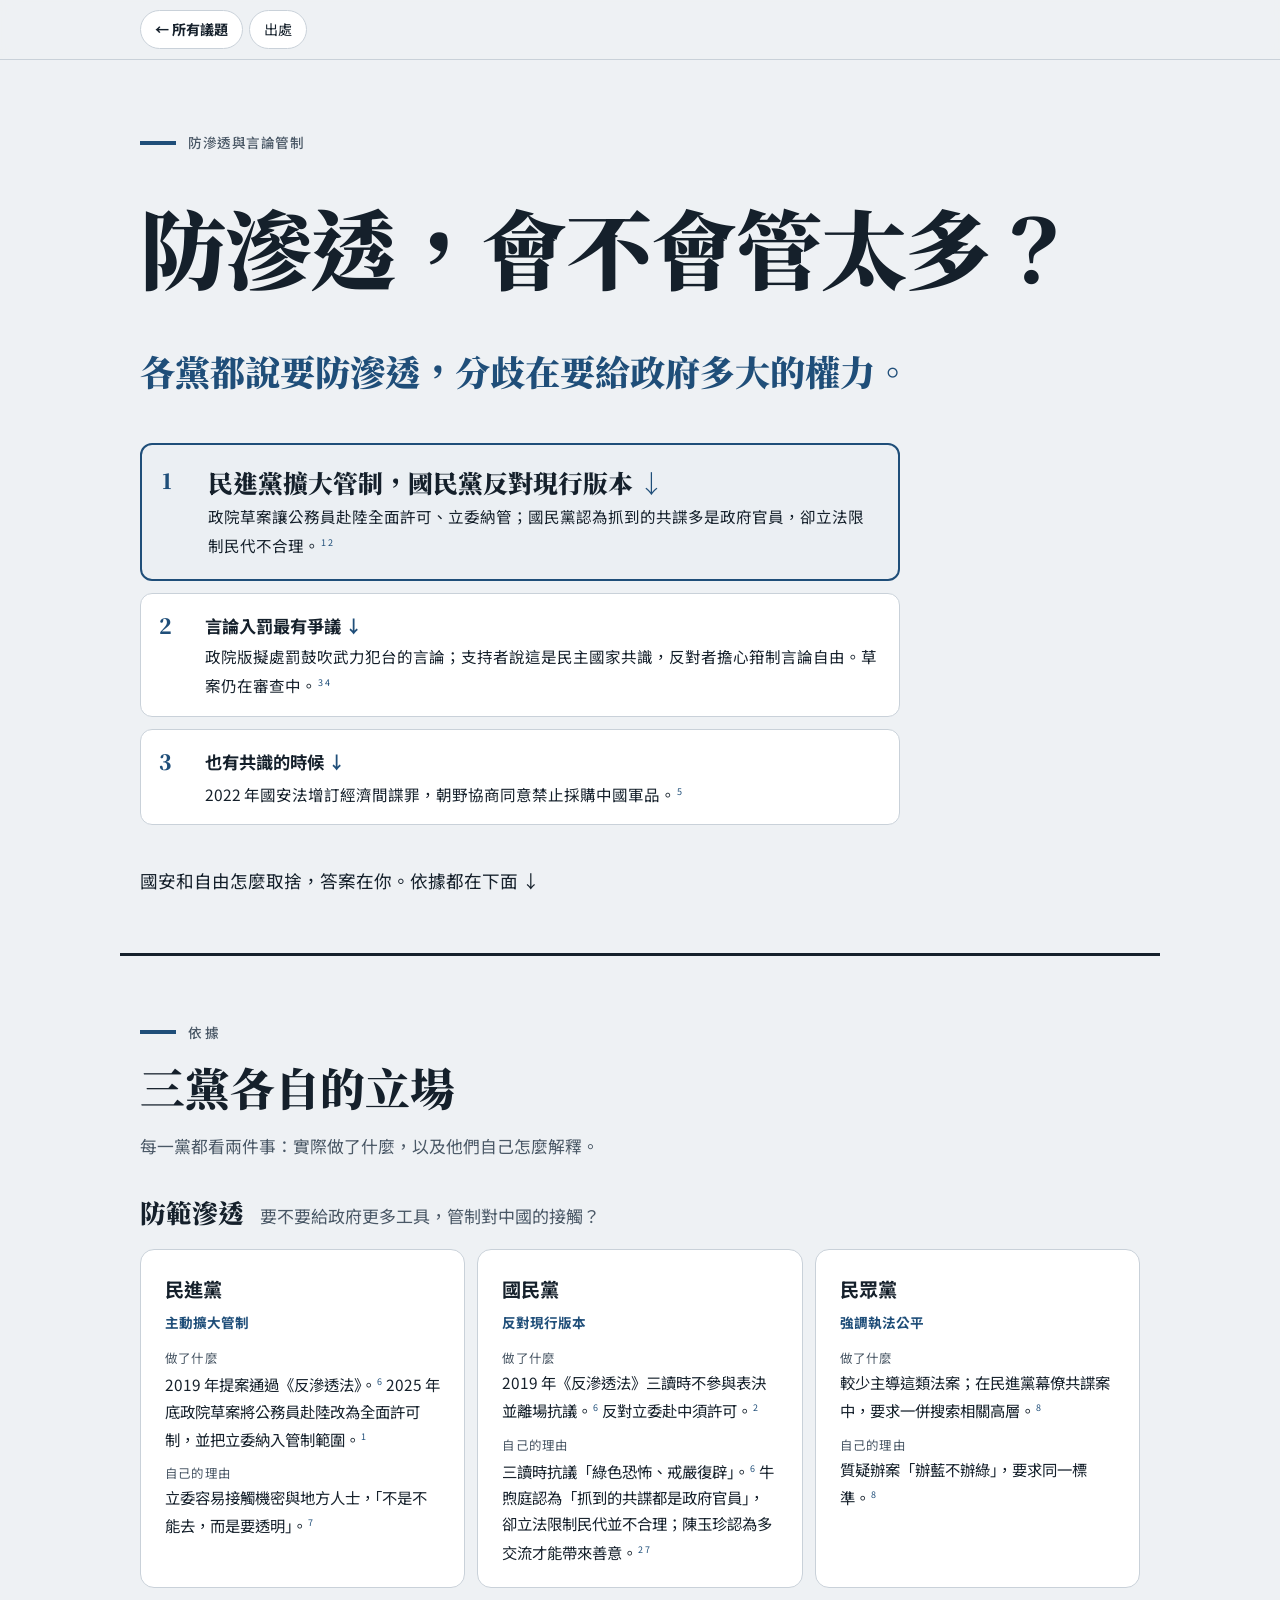
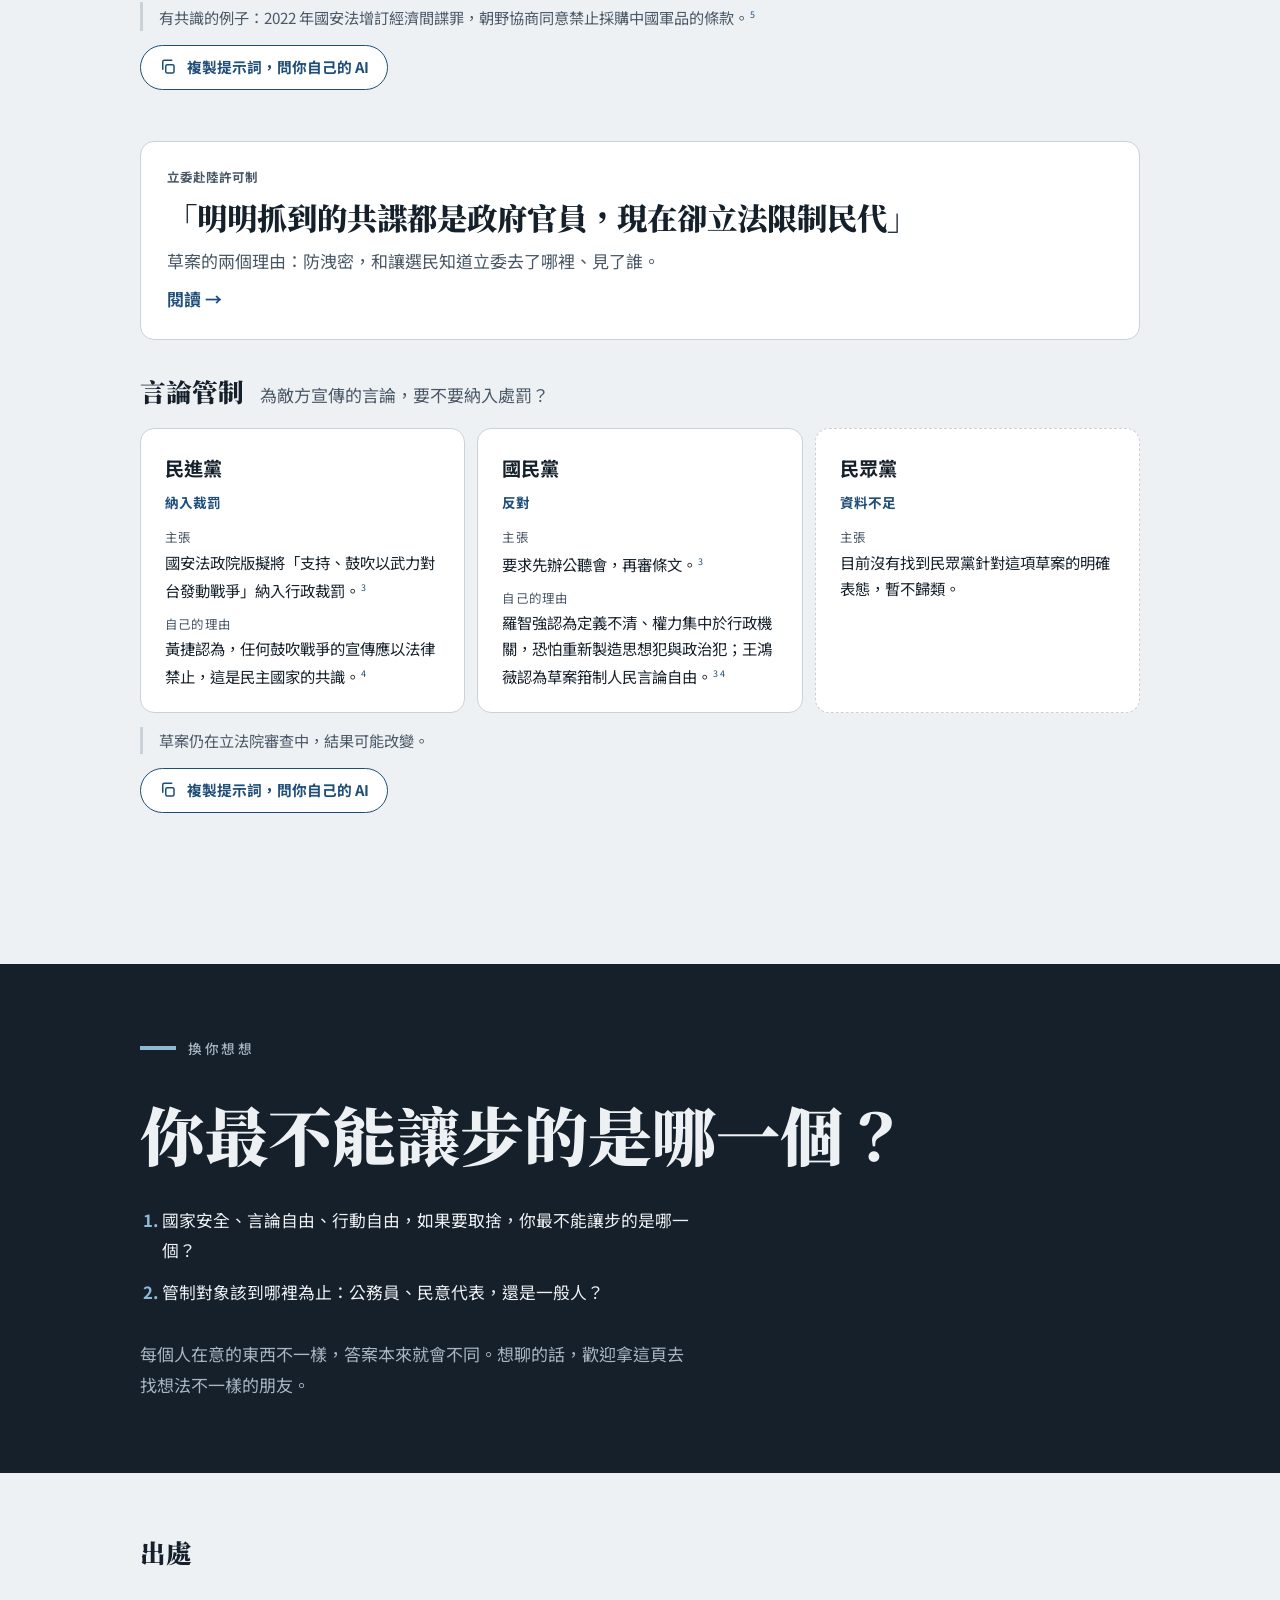
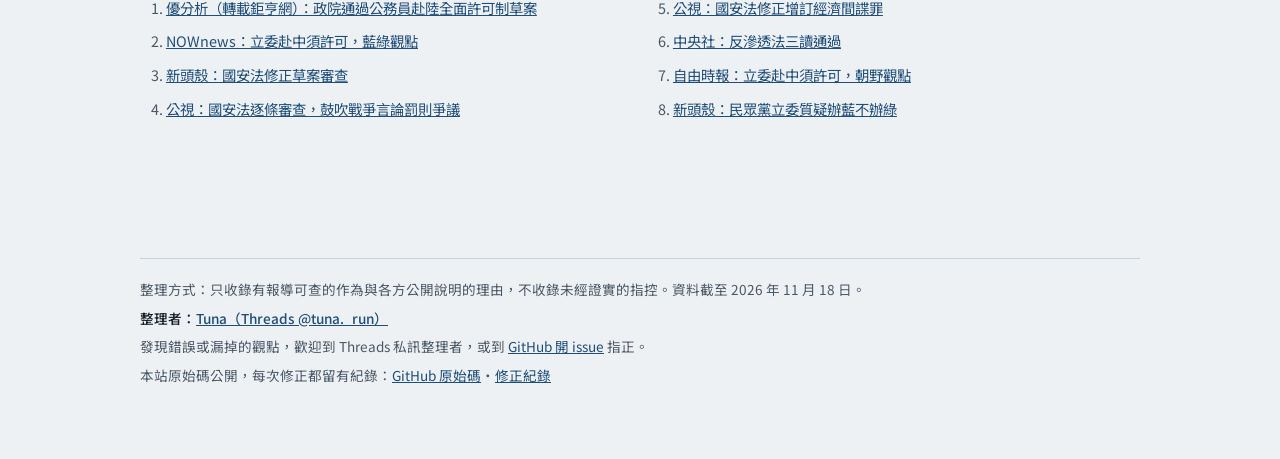
<file: site/articles/infiltration.html>
<!DOCTYPE html>
<html lang="zh-Hant-TW">
<head>
<meta charset="utf-8">
<meta name="viewport" content="width=device-width, initial-scale=1">
<title>防滲透，會不會管太多？</title>
<meta name="description" content="防範中共滲透與言論管制：三黨各自做了什麼、怎麼解釋，每段附出處。">
<meta property="og:title" content="防滲透，會不會管太多？">
<meta property="og:description" content="防範中共滲透與言論管制：三黨各自做了什麼、怎麼解釋，每段附出處。">
<meta property="og:type" content="article">
<link rel="preconnect" href="https://fonts.googleapis.com">
<link rel="preconnect" href="https://fonts.gstatic.com" crossorigin>
<link href="https://fonts.googleapis.com/css2?family=Noto+Sans+TC:wght@400;500;700&family=Noto+Serif+TC:wght@600;900&display=swap" rel="stylesheet">
<link rel="stylesheet" href="../css/site.css">
</head>
<body>
<nav class="topnav backnav" aria-label="導覽">
  <div class="shell">
    <a class="home" href="../index.html#card-infiltration">← 所有議題</a>
    <a href="#refs">出處</a>
  </div>
</nav>
<main>
  <section class="shell hero" aria-labelledby="title">
    <div class="marker">防滲透與言論管制</div>
    <h1 id="title">防滲透，會不會管太多？</h1>
    <p class="verdict">各黨都說要防滲透，分歧在要給政府多大的權力。</p>
    <ol class="tldr">
      <li class="key"><a class="tldr-head" href="#t-infil">民進黨擴大管制，國民黨反對現行版本</a><span>政院草案讓公務員赴陸全面許可、立委納管；國民黨認為抓到的共諜多是政府官員，卻立法限制民代不合理。<sup><a href="#s1">1</a></sup><sup><a href="#s2">2</a></sup></span></li>
      <li><a class="tldr-head" href="#t-speech">言論入罰最有爭議</a><span>政院版擬處罰鼓吹武力犯台的言論；支持者說這是民主國家共識，反對者擔心箝制言論自由。草案仍在審查中。<sup><a href="#s3">3</a></sup><sup><a href="#s4">4</a></sup></span></li>
      <li><a class="tldr-head" href="#t-infil">也有共識的時候</a><span>2022 年國安法增訂經濟間諜罪，朝野協商同意禁止採購中國軍品。<sup><a href="#s5">5</a></sup></span></li>
    </ol>
    <p class="after">國安和自由怎麼取捨，答案在你。依據都在下面 ↓</p>
  </section>

  <section class="shell chapter" aria-labelledby="h-inf">
    <header>
      <div class="marker">依據</div>
      <h2 id="h-inf">三黨各自的立場</h2>
      <p class="intro">每一黨都看兩件事：實際做了什麼，以及他們自己怎麼解釋。</p>
    </header>
    <div class="issue" id="t-infil">
      <div class="issue-head"><h3>防範滲透</h3><span>要不要給政府更多工具，管制對中國的接觸？</span></div>
      <div class="parties">
        <article class="party">
          <header><h4>民進黨</h4><span class="stance">主動擴大管制</span></header>
          <dl>
            <div><dt>做了什麼</dt><dd>2019 年提案通過《反滲透法》。<sup><a href="#s6">6</a></sup> 2025 年底政院草案將公務員赴陸改為全面許可制，並把立委納入管制範圍。<sup><a href="#s1">1</a></sup></dd></div>
            <div><dt>自己的理由</dt><dd>立委容易接觸機密與地方人士，「不是不能去，而是要透明」。<sup><a href="#s7">7</a></sup></dd></div>
          </dl>
        </article>
        <article class="party">
          <header><h4>國民黨</h4><span class="stance">反對現行版本</span></header>
          <dl>
            <div><dt>做了什麼</dt><dd>2019 年《反滲透法》三讀時不參與表決並離場抗議。<sup><a href="#s6">6</a></sup> 反對立委赴中須許可。<sup><a href="#s2">2</a></sup></dd></div>
            <div><dt>自己的理由</dt><dd>三讀時抗議「綠色恐怖、戒嚴復辟」。<sup><a href="#s6">6</a></sup> 牛煦庭認為「抓到的共諜都是政府官員」，卻立法限制民代並不合理；陳玉珍認為多交流才能帶來善意。<sup><a href="#s2">2</a></sup><sup><a href="#s7">7</a></sup></dd></div>
          </dl>
        </article>
        <article class="party">
          <header><h4>民眾黨</h4><span class="stance">強調執法公平</span></header>
          <dl>
            <div><dt>做了什麼</dt><dd>較少主導這類法案；在民進黨幕僚共諜案中，要求一併搜索相關高層。<sup><a href="#s8">8</a></sup></dd></div>
            <div><dt>自己的理由</dt><dd>質疑辦案「辦藍不辦綠」，要求同一標準。<sup><a href="#s8">8</a></sup></dd></div>
          </dl>
        </article>
      </div>
      <p class="common">有共識的例子：2022 年國安法增訂經濟間諜罪，朝野協商同意禁止採購中國軍品的條款。<sup><a href="#s5">5</a></sup></p>
    <div class="ask-ai-wrap"><button type="button" class="ask-ai" data-prompt="infiltration"><span class="ask-ai-icon" aria-hidden="true"><svg viewBox="0 0 24 24" width="18" height="18" fill="none" stroke="currentColor" stroke-width="2" stroke-linecap="round" stroke-linejoin="round"><rect x="9" y="9" width="11" height="11" rx="2"/><path d="M5 15V5a2 2 0 0 1 2-2h10"/></svg></span><span class="ask-ai-label">複製提示詞，問你自己的 AI</span></button><span class="ask-ai-status" role="status" aria-live="polite"></span></div>
    </div>
    <a class="hub-card" href="legislators.html"><span class="tag">立委赴陸許可制</span><h2>「明明抓到的共諜都是政府官員，現在卻立法限制民代」</h2><p>草案的兩個理由：防洩密，和讓選民知道立委去了哪裡、見了誰。</p><span class="go">閱讀 →</span></a>

    <div class="issue" id="t-speech">
      <div class="issue-head"><h3>言論管制</h3><span>為敵方宣傳的言論，要不要納入處罰？</span></div>
      <div class="parties">
        <article class="party">
          <header><h4>民進黨</h4><span class="stance">納入裁罰</span></header>
          <dl>
            <div><dt>主張</dt><dd>國安法政院版擬將「支持、鼓吹以武力對台發動戰爭」納入行政裁罰。<sup><a href="#s3">3</a></sup></dd></div>
            <div><dt>自己的理由</dt><dd>黃捷認為，任何鼓吹戰爭的宣傳應以法律禁止，這是民主國家的共識。<sup><a href="#s4">4</a></sup></dd></div>
          </dl>
        </article>
        <article class="party">
          <header><h4>國民黨</h4><span class="stance">反對</span></header>
          <dl>
            <div><dt>主張</dt><dd>要求先辦公聽會，再審條文。<sup><a href="#s3">3</a></sup></dd></div>
            <div><dt>自己的理由</dt><dd>羅智強認為定義不清、權力集中於行政機關，恐怕重新製造思想犯與政治犯；王鴻薇認為草案箝制人民言論自由。<sup><a href="#s3">3</a></sup><sup><a href="#s4">4</a></sup></dd></div>
          </dl>
        </article>
        <article class="party na">
          <header><h4>民眾黨</h4><span class="stance">資料不足</span></header>
          <dl>
            <div><dt>主張</dt><dd>目前沒有找到民眾黨針對這項草案的明確表態，暫不歸類。</dd></div>
          </dl>
        </article>
      </div>
      <p class="common">草案仍在立法院審查中，結果可能改變。</p>
    <div class="ask-ai-wrap"><button type="button" class="ask-ai" data-prompt="speech"><span class="ask-ai-icon" aria-hidden="true"><svg viewBox="0 0 24 24" width="18" height="18" fill="none" stroke="currentColor" stroke-width="2" stroke-linecap="round" stroke-linejoin="round"><rect x="9" y="9" width="11" height="11" rx="2"/><path d="M5 15V5a2 2 0 0 1 2-2h10"/></svg></span><span class="ask-ai-label">複製提示詞，問你自己的 AI</span></button><span class="ask-ai-status" role="status" aria-live="polite"></span></div>
    </div>
  </section>
</main>
<!--x-->
<section id="ask" class="close" aria-labelledby="h-ask">
  <div class="shell">
    <div class="marker">換你想想</div>
    <h2 id="h-ask">你最不能讓步的是哪一個？</h2>
    <ol>
      <li>國家安全、言論自由、行動自由，如果要取捨，你最不能讓步的是哪一個？</li>
      <li>管制對象該到哪裡為止：公務員、民意代表，還是一般人？</li>
    </ol>
    
    <p>每個人在意的東西不一樣，答案本來就會不同。想聊的話，歡迎拿這頁去找想法不一樣的朋友。</p>
  </div>
</section>

<section id="refs" class="shell sources" aria-labelledby="h-refs">
  <h2 id="h-refs">出處</h2>
  <ol>
    <li id="s1"><a href="https://uanalyze.com.tw/articles/7405443520">優分析（轉載鉅亨網）：政院通過公務員赴陸全面許可制草案</a></li>
    <li id="s2"><a href="https://www.nownews.com/news/6769176">NOWnews：立委赴中須許可，藍綠觀點</a></li>
    <li id="s3"><a href="https://newtalk.tw/news/view/2026-01-07/1013611">新頭殼：國安法修正草案審查</a></li>
    <li id="s4"><a href="https://news.pts.org.tw/article/806115">公視：國安法逐條審查，鼓吹戰爭言論罰則爭議</a></li>
    <li id="s5"><a href="https://news.pts.org.tw/article/581742">公視：國安法修正增訂經濟間諜罪</a></li>
    <li id="s6"><a href="https://www.cna.com.tw/news/firstnews/201912315003.aspx?topic=1972">中央社：反滲透法三讀通過</a></li>
    <li id="s7"><a href="https://news.ltn.com.tw/news/politics/paper/1737516">自由時報：立委赴中須許可，朝野觀點</a></li>
    <li id="s8"><a href="https://newtalk.tw/news/view/2025-05-05/969202">新頭殼：民眾黨立委質疑辦藍不辦綠</a></li>
  </ol>
</section>
<footer class="shell sources">
  <div class="foot">
    <p>整理方式：只收錄有報導可查的作為與各方公開說明的理由，不收錄未經證實的指控。資料截至 2026 年 11 月 18 日。</p>
    <p class="author">整理者：<a href="https://www.threads.com/@tuna._run" target="_blank" rel="noopener">Tuna（Threads @tuna._run）</a></p>
    <p>發現錯誤或漏掉的觀點，歡迎到 Threads 私訊整理者，或到 <a href="https://github.com/TunaKHH/otherhalf/issues" target="_blank" rel="noopener">GitHub 開 issue</a> 指正。</p>
    <p>本站原始碼公開，每次修正都留有紀錄：<a href="https://github.com/TunaKHH/otherhalf" target="_blank" rel="noopener">GitHub 原始碼</a>・<a href="https://github.com/TunaKHH/otherhalf/commits/main" target="_blank" rel="noopener">修正紀錄</a></p>
  </div>
</footer>
<dialog class="gloss" id="gloss" aria-labelledby="gloss-title">
  <div class="gloss-body">
    <div class="gloss-head">
      <div class="gloss-id">
        <div class="gloss-side"><span class="gloss-flag" id="gloss-flag"></span><span id="gloss-sidetext"></span></div>
        <h2 id="gloss-title"></h2>
        <p class="full" id="gloss-full"></p>
      </div>
      <button type="button" class="gloss-close" id="gloss-close" aria-label="關閉說明">×</button>
    </div>
    <dl id="gloss-list"></dl>
    <p class="note" id="gloss-note"></p>
  </div>
</dialog>
<script src="../js/site.js"></script>
</body>
</html>
</file>
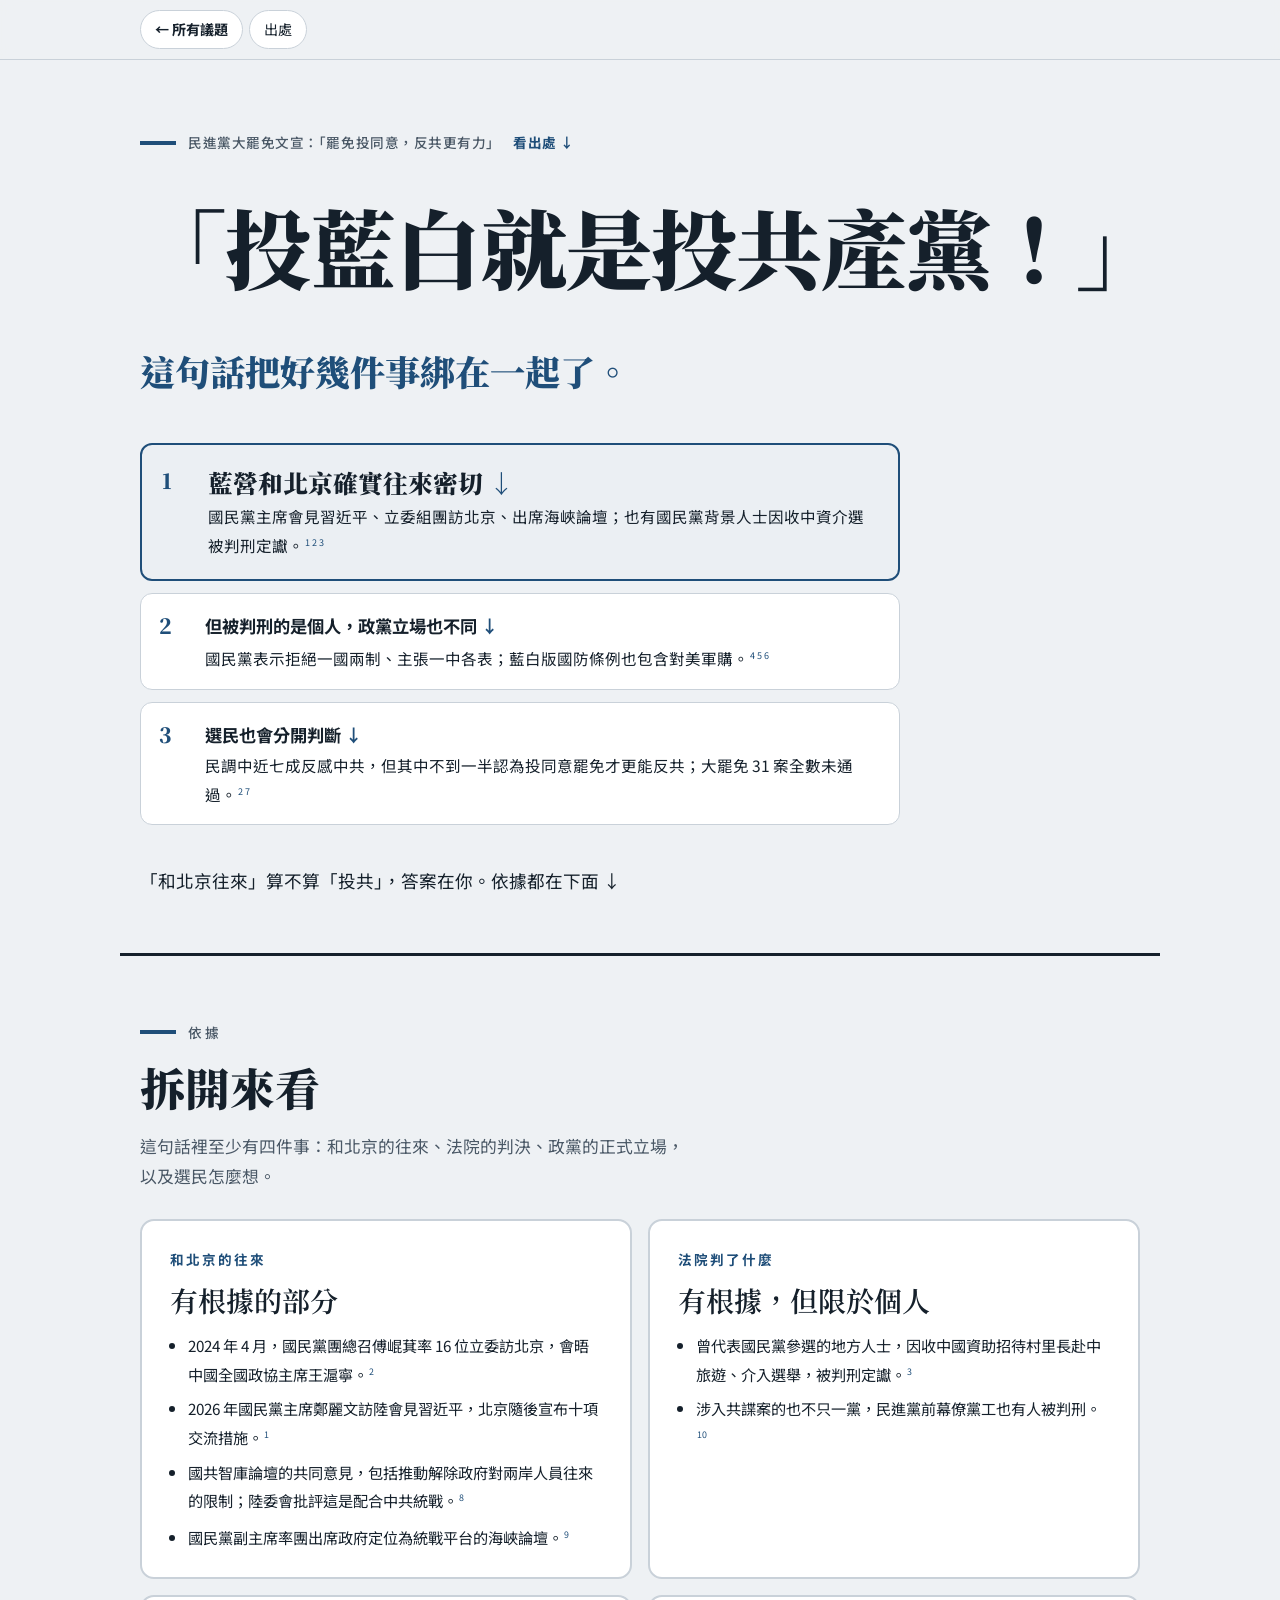
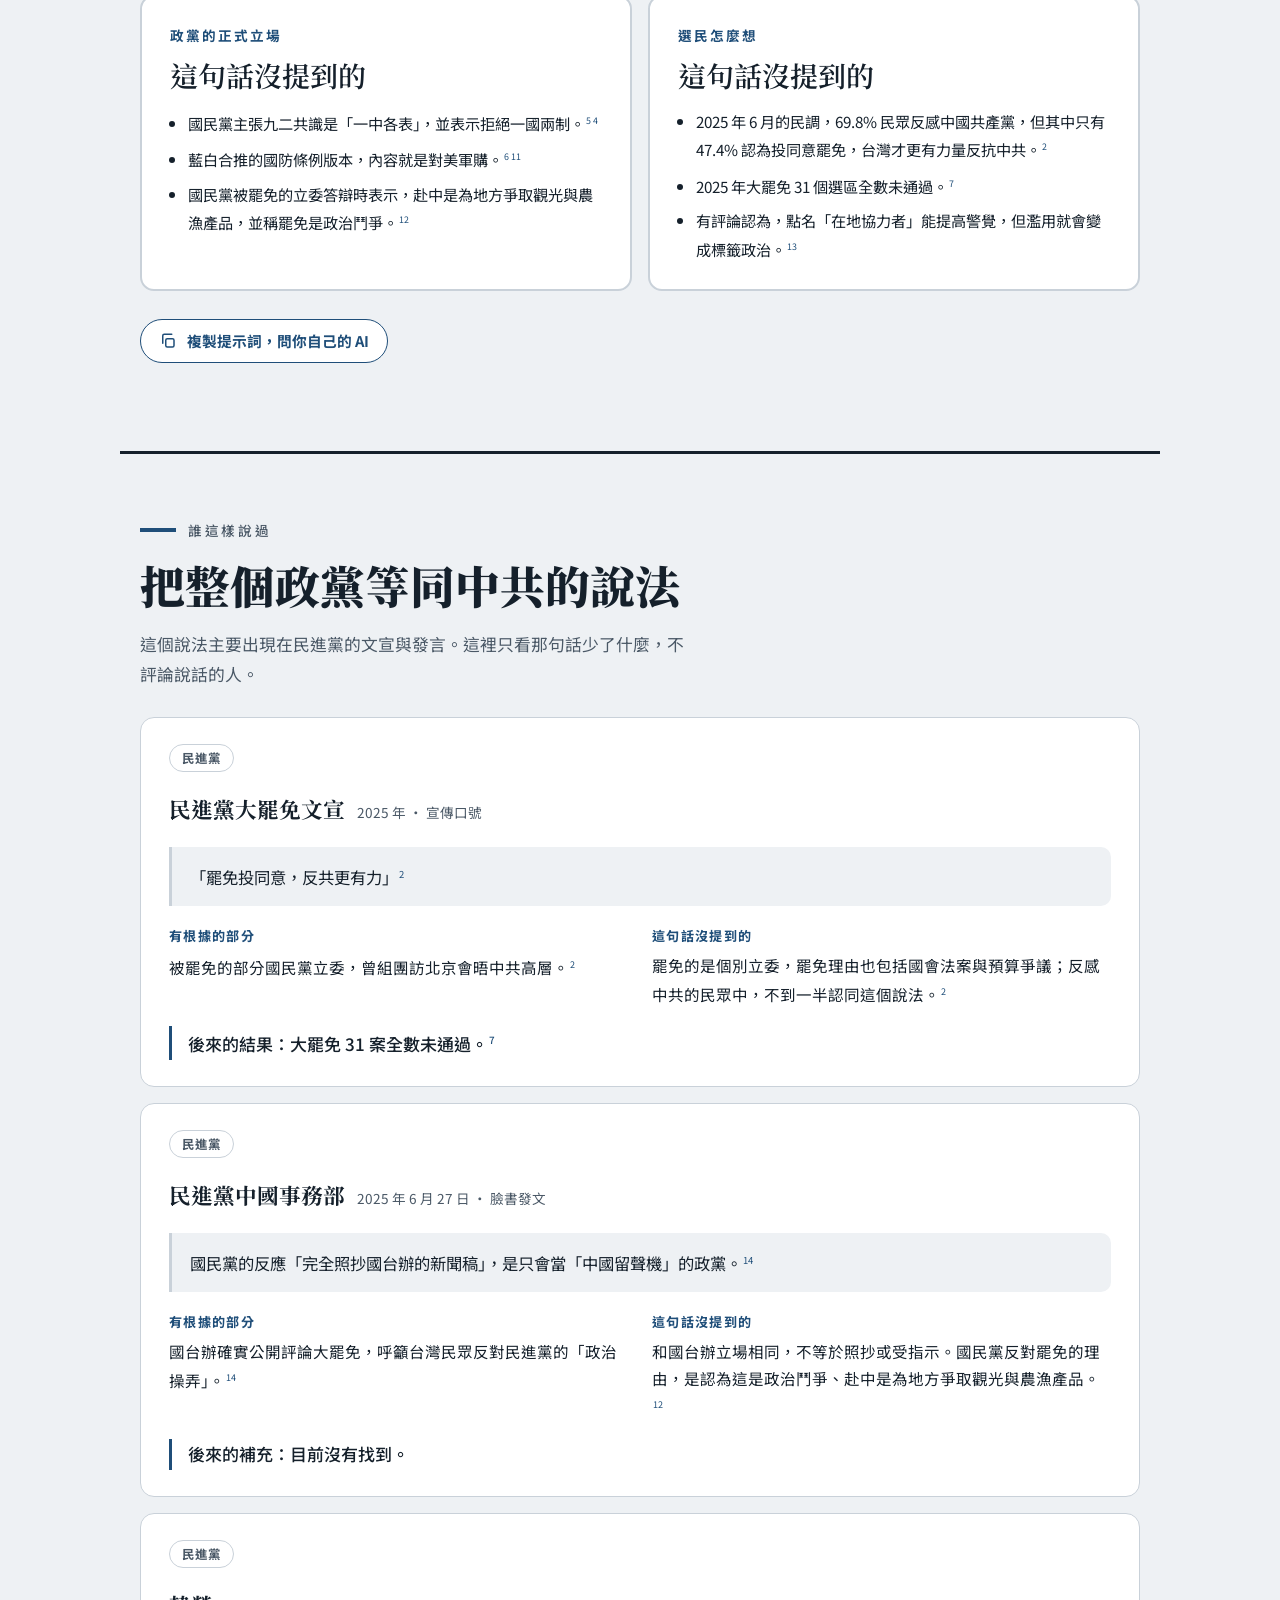
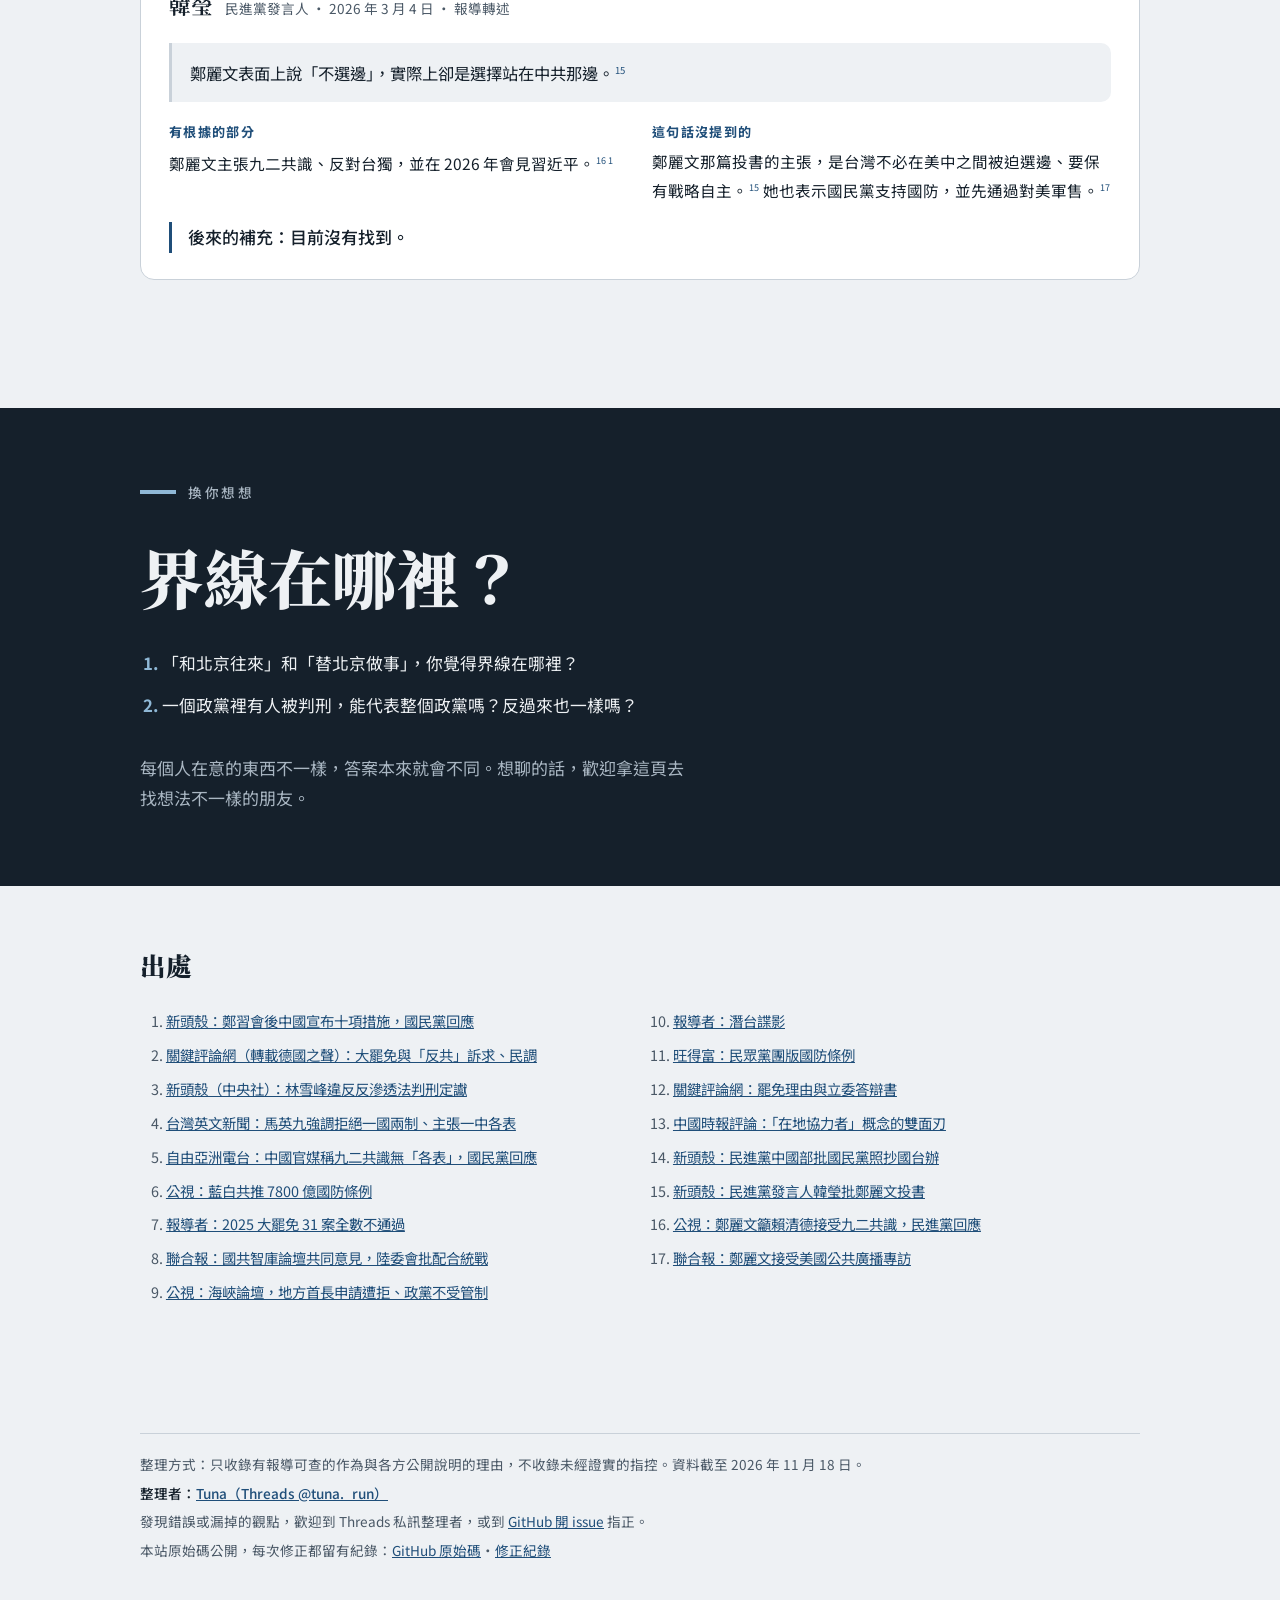
<file: site/articles/label.html>
<!DOCTYPE html>
<html lang="zh-Hant-TW">
<head>
<meta charset="utf-8">
<meta name="viewport" content="width=device-width, initial-scale=1">
<title>「投藍白就是投共產黨！」沒說的另一半是？</title>
<meta name="description" content="「投藍白就是投共產黨」把好幾件事綁在一起：和北京的往來、法院判決、政黨立場與選民想法。各方說法與出處。">
<meta property="og:title" content="「投藍白就是投共產黨！」沒說的另一半是？">
<meta property="og:description" content="「投藍白就是投共產黨」把好幾件事綁在一起：和北京的往來、法院判決、政黨立場與選民想法。各方說法與出處。">
<meta property="og:type" content="article">
<link rel="preconnect" href="https://fonts.googleapis.com">
<link rel="preconnect" href="https://fonts.gstatic.com" crossorigin>
<link href="https://fonts.googleapis.com/css2?family=Noto+Sans+TC:wght@400;500;700&family=Noto+Serif+TC:wght@600;900&display=swap" rel="stylesheet">
<link rel="stylesheet" href="../css/site.css">
</head>
<body>
<nav class="topnav backnav" aria-label="導覽">
  <div class="shell">
    <a class="home" href="../index.html#card-label">← 所有議題</a>
    <a href="#refs">出處</a>
  </div>
</nav>
<main>
  <section class="shell hero" aria-labelledby="title">
    <div class="marker">民進黨大罷免文宣：「罷免投同意，反共更有力」<a href="#said">看出處 ↓</a></div>
    <h1 id="title">「投藍白就是投共產黨！」</h1>
    <p class="verdict">這句話把好幾件事綁在一起了。</p>
    <ol class="tldr">
      <li class="key"><a class="tldr-head" href="#ties">藍營和北京確實往來密切</a><span>國民黨主席會見習近平、立委組團訪北京、出席海峽論壇；也有國民黨背景人士因收中資介選被判刑定讞。<sup><a href="#s1">1</a></sup><sup><a href="#s2">2</a></sup><sup><a href="#s3">3</a></sup></span></li>
      <li><a class="tldr-head" href="#stance">但被判刑的是個人，政黨立場也不同</a><span>國民黨表示拒絕一國兩制、主張一中各表；藍白版國防條例也包含對美軍購。<sup><a href="#s4">4</a></sup><sup><a href="#s5">5</a></sup><sup><a href="#s6">6</a></sup></span></li>
      <li><a class="tldr-head" href="#voters">選民也會分開判斷</a><span>民調中近七成反感中共，但其中不到一半認為投同意罷免才更能反共；大罷免 31 案全數未通過。<sup><a href="#s2">2</a></sup><sup><a href="#s7">7</a></sup></span></li>
    </ol>
    <p class="after">「和北京往來」算不算「投共」，答案在你。依據都在下面 ↓</p>
  </section>

  <section class="shell chapter" aria-labelledby="h-l5">
    <header>
      <div class="marker">依據</div>
      <h2 id="h-l5">拆開來看</h2>
      <p class="intro">這句話裡至少有四件事：和北京的往來、法院的判決、政黨的正式立場，以及選民怎麼想。</p>
    </header>
    <div class="qpair">
      <div class="q" id="ties">
        <b>和北京的往來</b>
        <p>有根據的部分</p>
        <ul class="ev">
          <li>2024 年 4 月，國民黨團總召傅崐萁率 16 位立委訪北京，會晤中國全國政協主席王滬寧。<sup><a href="#s2">2</a></sup></li>
          <li>2026 年國民黨主席鄭麗文訪陸會見習近平，北京隨後宣布十項交流措施。<sup><a href="#s1">1</a></sup></li>
          <li>國共智庫論壇的共同意見，包括推動解除政府對兩岸人員往來的限制；陸委會批評這是配合中共統戰。<sup><a href="#s8">8</a></sup></li>
          <li>國民黨副主席率團出席政府定位為統戰平台的海峽論壇。<sup><a href="#s9">9</a></sup></li>
        </ul>
      </div>
      <div class="q">
        <b>法院判了什麼</b>
        <p>有根據，但限於個人</p>
        <ul class="ev">
          <li>曾代表國民黨參選的地方人士，因收中國資助招待村里長赴中旅遊、介入選舉，被判刑定讞。<sup><a href="#s3">3</a></sup></li>
          <li>涉入共諜案的也不只一黨，民進黨前幕僚黨工也有人被判刑。<sup><a href="#s10">10</a></sup></li>
        </ul>
      </div>
      <div class="q" id="stance">
        <b>政黨的正式立場</b>
        <p>這句話沒提到的</p>
        <ul class="ev">
          <li>國民黨主張九二共識是「一中各表」，並表示拒絕一國兩制。<sup><a href="#s5">5</a></sup><sup><a href="#s4">4</a></sup></li>
          <li>藍白合推的國防條例版本，內容就是對美軍購。<sup><a href="#s6">6</a></sup><sup><a href="#s11">11</a></sup></li>
          <li>國民黨被罷免的立委答辯時表示，赴中是為地方爭取觀光與農漁產品，並稱罷免是政治鬥爭。<sup><a href="#s12">12</a></sup></li>
        </ul>
      </div>
      <div class="q" id="voters">
        <b>選民怎麼想</b>
        <p>這句話沒提到的</p>
        <ul class="ev">
          <li>2025 年 6 月的民調，69.8% 民眾反感中國共產黨，但其中只有 47.4% 認為投同意罷免，台灣才更有力量反抗中共。<sup><a href="#s2">2</a></sup></li>
          <li>2025 年大罷免 31 個選區全數未通過。<sup><a href="#s7">7</a></sup></li>
          <li>有評論認為，點名「在地協力者」能提高警覺，但濫用就會變成標籤政治。<sup><a href="#s13">13</a></sup></li>
        </ul>
      </div>
    </div>
    <div class="ask-ai-wrap"><button type="button" class="ask-ai" data-prompt="label"><span class="ask-ai-icon" aria-hidden="true"><svg viewBox="0 0 24 24" width="18" height="18" fill="none" stroke="currentColor" stroke-width="2" stroke-linecap="round" stroke-linejoin="round"><rect x="9" y="9" width="11" height="11" rx="2"/><path d="M5 15V5a2 2 0 0 1 2-2h10"/></svg></span><span class="ask-ai-label">複製提示詞，問你自己的 AI</span></button><span class="ask-ai-status" role="status" aria-live="polite"></span></div>
  </section>

  <section id="said" class="shell chapter" aria-labelledby="h-said5">
    <header>
      <div class="marker">誰這樣說過</div>
      <h2 id="h-said5">把整個政黨等同中共的說法</h2>
      <p class="intro">這個說法主要出現在民進黨的文宣與發言。這裡只看那句話少了什麼，不評論說話的人。</p>
    </header>
    <div class="faq">
      <article class="faq-item said">
        <span class="faq-tag">民進黨</span>
        <div class="who"><strong>民進黨大罷免文宣</strong><span>2025 年 · 宣傳口號</span></div>
        <blockquote class="said-q">「罷免投同意，反共更有力」<sup><a href="#s2">2</a></sup></blockquote>
        <div class="split">
          <div><b>有根據的部分</b><p>被罷免的部分國民黨立委，曾組團訪北京會晤中共高層。<sup><a href="#s2">2</a></sup></p></div>
          <div><b>這句話沒提到的</b><p>罷免的是個別立委，罷免理由也包括國會法案與預算爭議；反感中共的民眾中，不到一半認同這個說法。<sup><a href="#s2">2</a></sup></p></div>
        </div>
        <p class="analogy">後來的結果：大罷免 31 案全數未通過。<sup><a href="#s7">7</a></sup></p>
      </article>

      <article class="faq-item said">
        <span class="faq-tag">民進黨</span>
        <div class="who"><strong>民進黨中國事務部</strong><span>2025 年 6 月 27 日 · 臉書發文</span></div>
        <blockquote class="said-q">國民黨的反應「完全照抄國台辦的新聞稿」，是只會當「中國留聲機」的政黨。<sup><a href="#s14">14</a></sup></blockquote>
        <div class="split">
          <div><b>有根據的部分</b><p>國台辦確實公開評論大罷免，呼籲台灣民眾反對民進黨的「政治操弄」。<sup><a href="#s14">14</a></sup></p></div>
          <div><b>這句話沒提到的</b><p>和國台辦立場相同，不等於照抄或受指示。國民黨反對罷免的理由，是認為這是政治鬥爭、赴中是為地方爭取觀光與農漁產品。<sup><a href="#s12">12</a></sup></p></div>
        </div>
        <p class="analogy">後來的補充：目前沒有找到。</p>
      </article>

      <article class="faq-item said">
        <span class="faq-tag">民進黨</span>
        <div class="who"><strong>韓瑩</strong><span>民進黨發言人 · 2026 年 3 月 4 日 · 報導轉述</span></div>
        <blockquote class="said-q">鄭麗文表面上說「不選邊」，實際上卻是選擇站在中共那邊。<sup><a href="#s15">15</a></sup></blockquote>
        <div class="split">
          <div><b>有根據的部分</b><p>鄭麗文主張九二共識、反對台獨，並在 2026 年會見習近平。<sup><a href="#s16">16</a></sup><sup><a href="#s1">1</a></sup></p></div>
          <div><b>這句話沒提到的</b><p>鄭麗文那篇投書的主張，是台灣不必在美中之間被迫選邊、要保有戰略自主。<sup><a href="#s15">15</a></sup> 她也表示國民黨支持國防，並先通過對美軍售。<sup><a href="#s17">17</a></sup></p></div>
        </div>
        <p class="analogy">後來的補充：目前沒有找到。</p>
      </article>
    </div>
  </section>
</main>
<!--x-->
<section id="ask" class="close" aria-labelledby="h-ask">
  <div class="shell">
    <div class="marker">換你想想</div>
    <h2 id="h-ask">界線在哪裡？</h2>
    <ol>
      <li>「和北京往來」和「替北京做事」，你覺得界線在哪裡？</li>
      <li>一個政黨裡有人被判刑，能代表整個政黨嗎？反過來也一樣嗎？</li>
    </ol>
    
    <p>每個人在意的東西不一樣，答案本來就會不同。想聊的話，歡迎拿這頁去找想法不一樣的朋友。</p>
  </div>
</section>

<section id="refs" class="shell sources" aria-labelledby="h-refs">
  <h2 id="h-refs">出處</h2>
  <ol>
    <li id="s1"><a href="https://newtalk.tw/news/view/2026-04-20/1030800">新頭殼：鄭習會後中國宣布十項措施，國民黨回應</a></li>
    <li id="s2"><a href="https://www.thenewslens.com/article/255836">關鍵評論網（轉載德國之聲）：大罷免與「反共」訴求、民調</a></li>
    <li id="s3"><a href="https://newtalk.tw/news/view/2026-07-29/1050136">新頭殼（中央社）：林雪峰違反反滲透法判刑定讞</a></li>
    <li id="s4"><a href="https://www.taiwannews.com.tw/zh/news/5076698">台灣英文新聞：馬英九強調拒絕一國兩制、主張一中各表</a></li>
    <li id="s5"><a href="https://www.rfa.org/cantonese/news/92consensus-09112022074533.html">自由亞洲電台：中國官媒稱九二共識無「各表」，國民黨回應</a></li>
    <li id="s6"><a href="https://news.pts.org.tw/article/807389">公視：藍白共推 7800 億國防條例</a></li>
    <li id="s7"><a href="https://www.twreporter.org/a/data-reporter-2025-823-recall-results">報導者：2025 大罷免 31 案全數不通過</a></li>
    <li id="s8"><a href="https://udn.com/news/story/124750/9307045">聯合報：國共智庫論壇共同意見，陸委會批配合統戰</a></li>
    <li id="s9"><a href="https://news.pts.org.tw/article/811650">公視：海峽論壇，地方首長申請遭拒、政黨不受管制</a></li>
    <li id="s10"><a href="https://www.twreporter.org/topics/espionage-and-the-cracks-of-democracy">報導者：潛台諜影</a></li>
    <li id="s11"><a href="https://wantrich.chinatimes.com/news/20260127900045-420501">旺得富：民眾黨團版國防條例</a></li>
    <li id="s12"><a href="https://www.thenewslens.com/article/255376">關鍵評論網：罷免理由與立委答辯書</a></li>
    <li id="s13"><a href="https://www.chinatimes.com/opinion/20250624003729-262110">中國時報評論：「在地協力者」概念的雙面刃</a></li>
    <li id="s14"><a href="https://newtalk.tw/news/view/2025-06-27/978715">新頭殼：民進黨中國部批國民黨照抄國台辦</a></li>
    <li id="s15"><a href="https://newtalk.tw/news/view/2026-03-04/1022584">新頭殼：民進黨發言人韓瑩批鄭麗文投書</a></li>
    <li id="s16"><a href="https://news.pts.org.tw/article/787966">公視：鄭麗文籲賴清德接受九二共識，民進黨回應</a></li>
    <li id="s17"><a href="https://udn.com/news/story/6656/9561979">聯合報：鄭麗文接受美國公共廣播專訪</a></li>
  </ol>
</section>
<footer class="shell sources">
  <div class="foot">
    <p>整理方式：只收錄有報導可查的作為與各方公開說明的理由，不收錄未經證實的指控。資料截至 2026 年 11 月 18 日。</p>
    <p class="author">整理者：<a href="https://www.threads.com/@tuna._run" target="_blank" rel="noopener">Tuna（Threads @tuna._run）</a></p>
    <p>發現錯誤或漏掉的觀點，歡迎到 Threads 私訊整理者，或到 <a href="https://github.com/TunaKHH/otherhalf/issues" target="_blank" rel="noopener">GitHub 開 issue</a> 指正。</p>
    <p>本站原始碼公開，每次修正都留有紀錄：<a href="https://github.com/TunaKHH/otherhalf" target="_blank" rel="noopener">GitHub 原始碼</a>・<a href="https://github.com/TunaKHH/otherhalf/commits/main" target="_blank" rel="noopener">修正紀錄</a></p>
  </div>
</footer>
<dialog class="gloss" id="gloss" aria-labelledby="gloss-title">
  <div class="gloss-body">
    <div class="gloss-head">
      <div class="gloss-id">
        <div class="gloss-side"><span class="gloss-flag" id="gloss-flag"></span><span id="gloss-sidetext"></span></div>
        <h2 id="gloss-title"></h2>
        <p class="full" id="gloss-full"></p>
      </div>
      <button type="button" class="gloss-close" id="gloss-close" aria-label="關閉說明">×</button>
    </div>
    <dl id="gloss-list"></dl>
    <p class="note" id="gloss-note"></p>
  </div>
</dialog>
<script src="../js/site.js"></script>
</body>
</html>
</file>
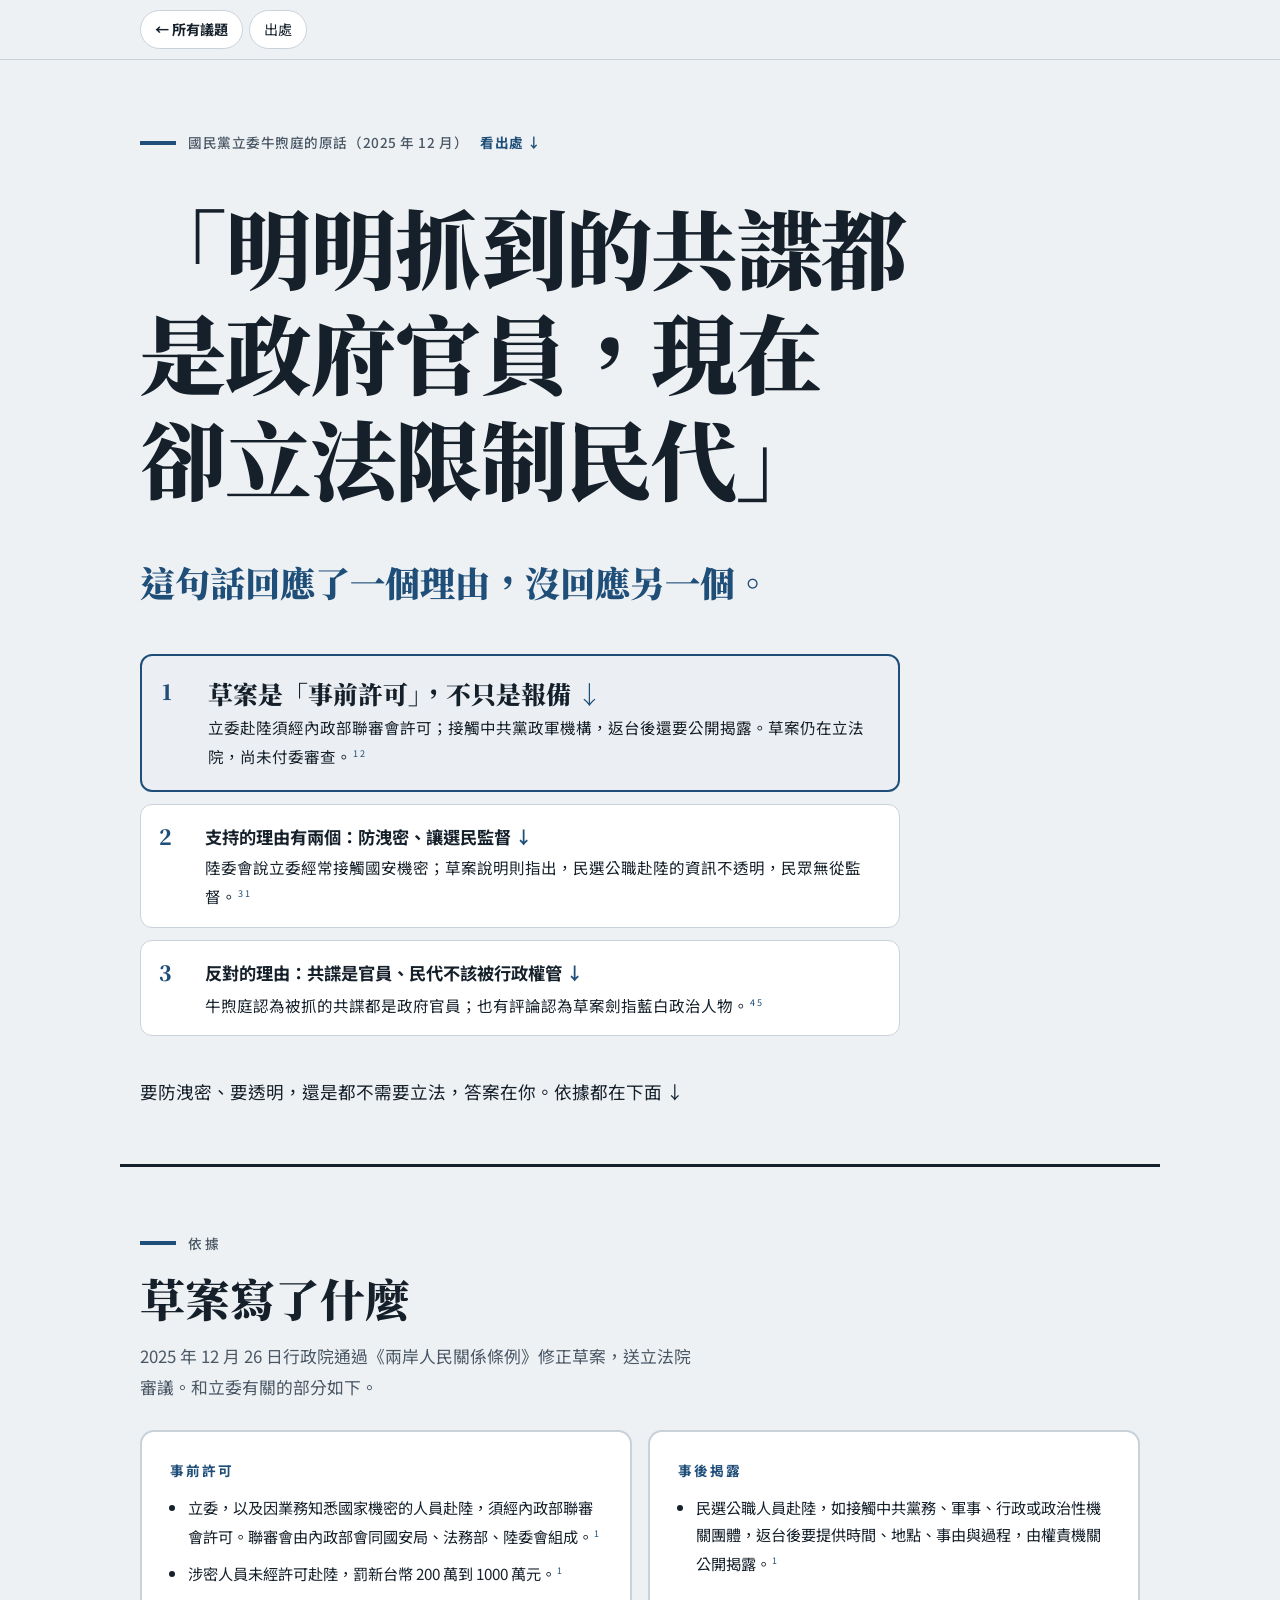
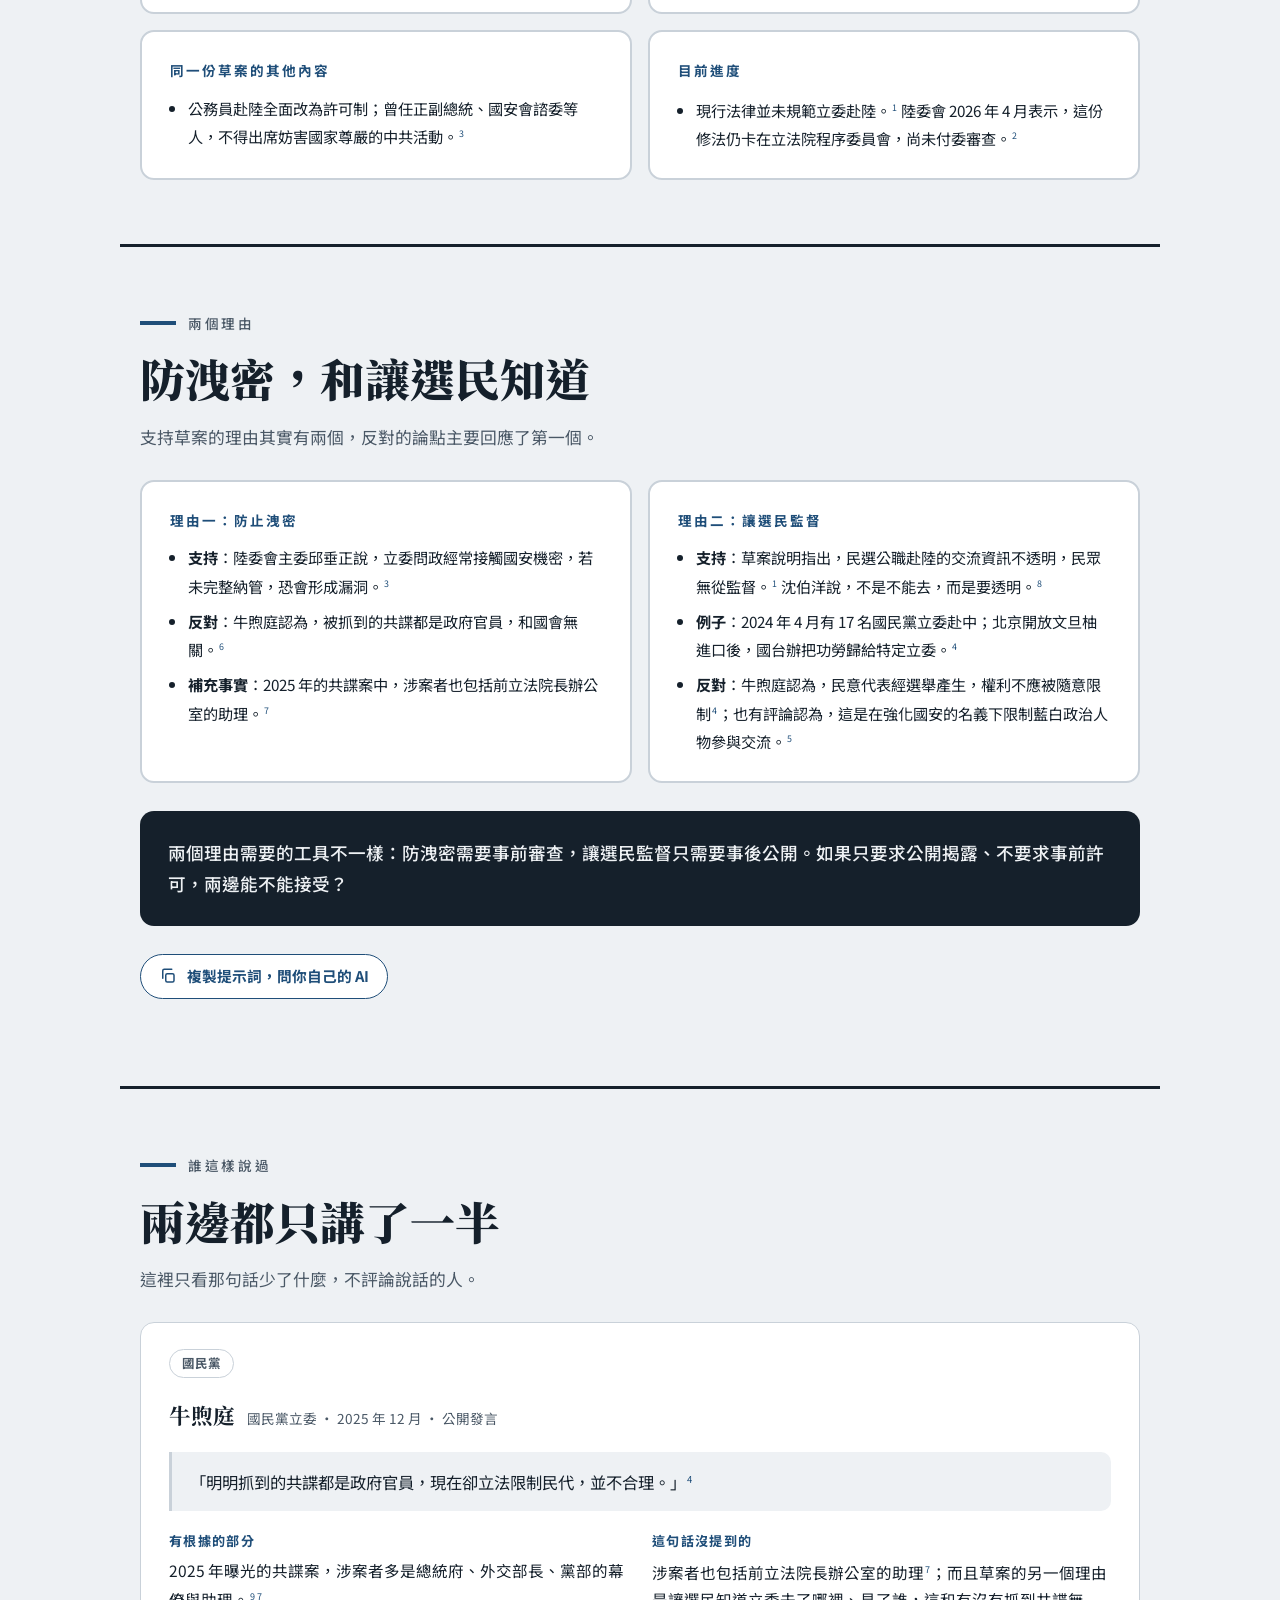
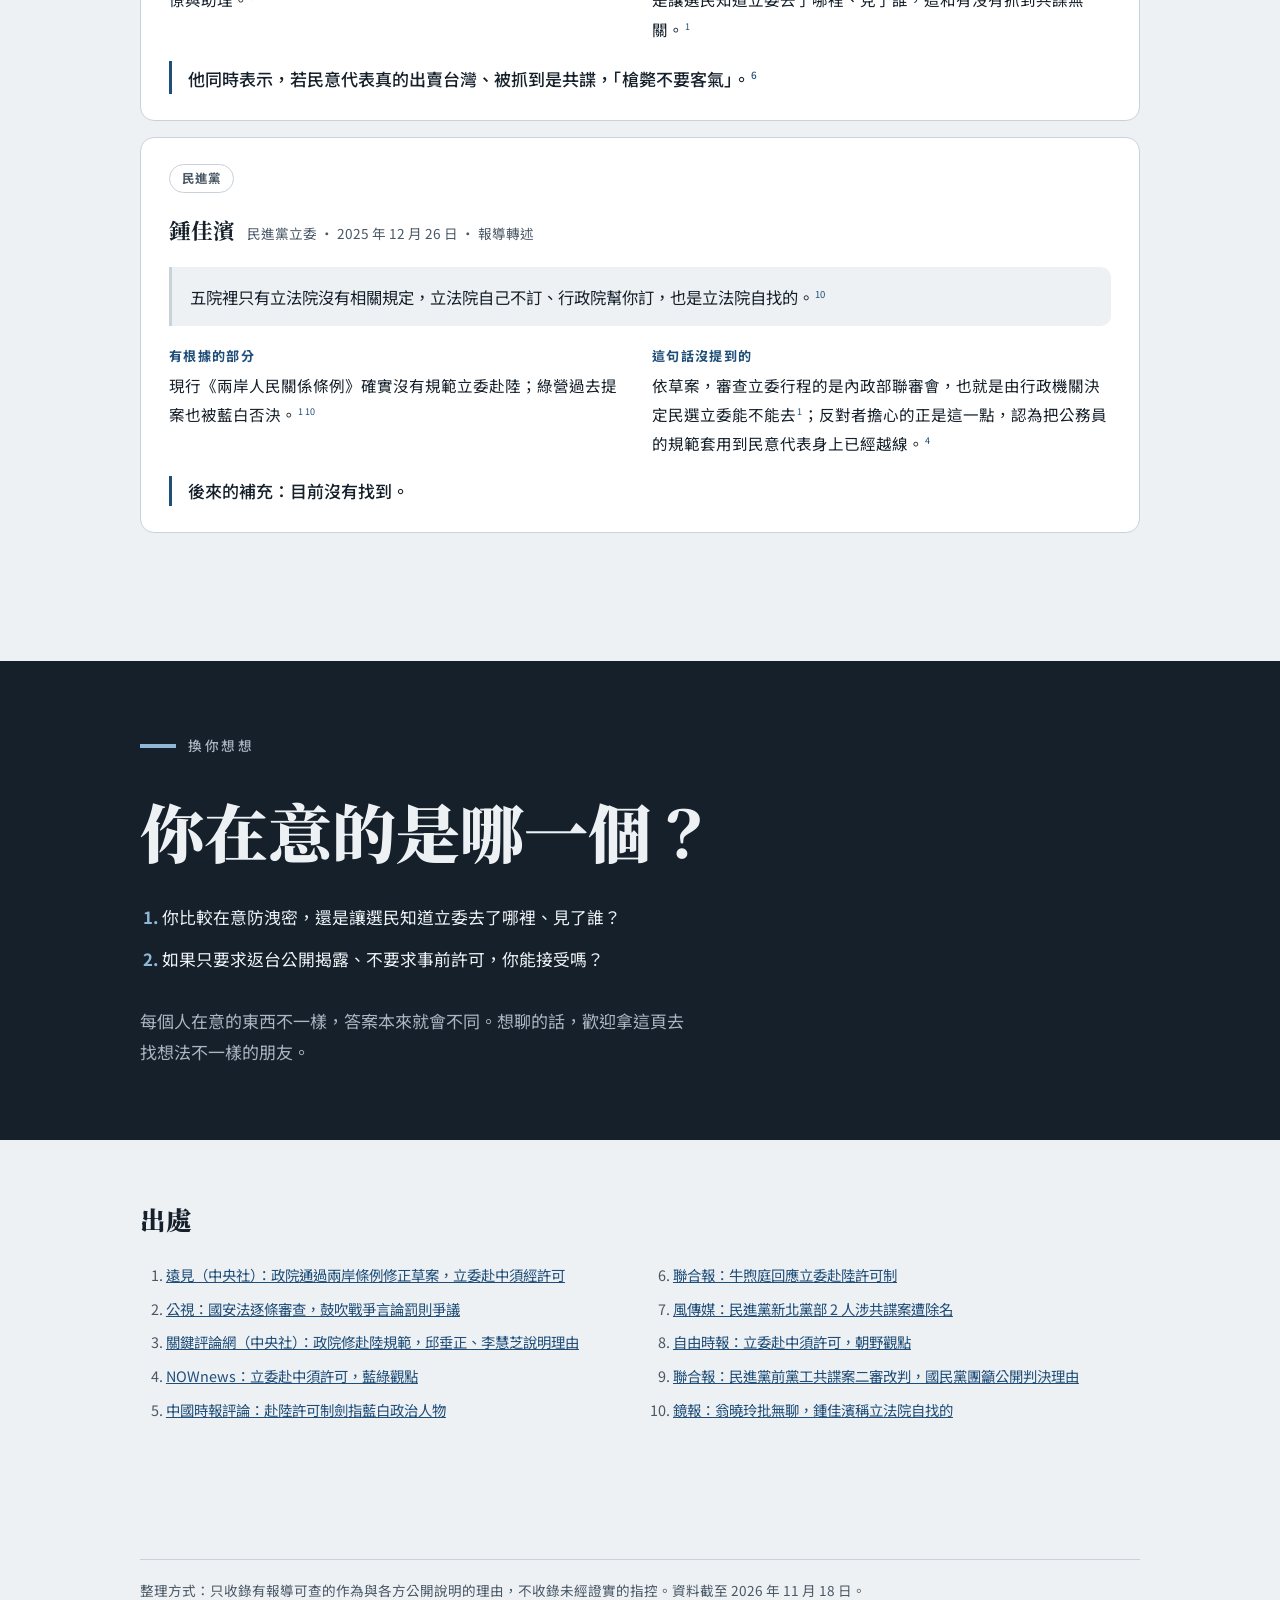
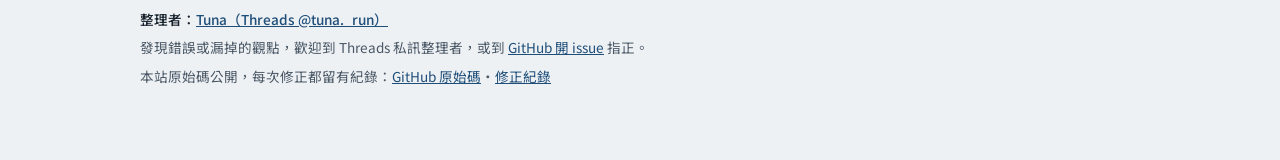
<file: site/articles/legislators.html>
<!DOCTYPE html>
<html lang="zh-Hant-TW">
<head>
<meta charset="utf-8">
<meta name="viewport" content="width=device-width, initial-scale=1">
<title>「明明抓到的共諜都是政府官員」沒說的另一半是？</title>
<meta name="description" content="立委赴陸許可制草案：支持的理由有防洩密與讓選民監督兩個，反對的論點主要回應了第一個。草案內容、各方說法與出處。">
<meta property="og:title" content="「明明抓到的共諜都是政府官員」沒說的另一半是？">
<meta property="og:description" content="立委赴陸許可制草案：支持的理由有防洩密與讓選民監督兩個，反對的論點主要回應了第一個。草案內容、各方說法與出處。">
<meta property="og:type" content="article">
<link rel="preconnect" href="https://fonts.googleapis.com">
<link rel="preconnect" href="https://fonts.gstatic.com" crossorigin>
<link href="https://fonts.googleapis.com/css2?family=Noto+Sans+TC:wght@400;500;700&family=Noto+Serif+TC:wght@600;900&display=swap" rel="stylesheet">
<link rel="stylesheet" href="../css/site.css">
</head>
<body>
<nav class="topnav backnav" aria-label="導覽">
  <div class="shell">
    <a class="home" href="../index.html#card-legislators">← 所有議題</a>
    <a href="#refs">出處</a>
  </div>
</nav>
<main>
  <section class="shell hero" aria-labelledby="title">
    <div class="marker">國民黨立委牛煦庭的原話（2025 年 12 月）<a href="#said">看出處 ↓</a></div>
    <h1 id="title">「明明抓到的共諜都是政府官員，現在卻立法限制民代」</h1>
    <p class="verdict">這句話回應了一個理由，沒回應另一個。</p>
    <ol class="tldr">
      <li class="key"><a class="tldr-head" href="#bill">草案是「事前許可」，不只是報備</a><span>立委赴陸須經內政部聯審會許可；接觸中共黨政軍機構，返台後還要公開揭露。草案仍在立法院，尚未付委審查。<sup><a href="#s1">1</a></sup><sup><a href="#s2">2</a></sup></span></li>
      <li><a class="tldr-head" href="#reasons">支持的理由有兩個：防洩密、讓選民監督</a><span>陸委會說立委經常接觸國安機密；草案說明則指出，民選公職赴陸的資訊不透明，民眾無從監督。<sup><a href="#s3">3</a></sup><sup><a href="#s1">1</a></sup></span></li>
      <li><a class="tldr-head" href="#reasons">反對的理由：共諜是官員、民代不該被行政權管</a><span>牛煦庭認為被抓的共諜都是政府官員；也有評論認為草案劍指藍白政治人物。<sup><a href="#s4">4</a></sup><sup><a href="#s5">5</a></sup></span></li>
    </ol>
    <p class="after">要防洩密、要透明，還是都不需要立法，答案在你。依據都在下面 ↓</p>
  </section>

  <section id="bill" class="shell chapter" aria-labelledby="h-b8">
    <header>
      <div class="marker">依據</div>
      <h2 id="h-b8">草案寫了什麼</h2>
      <p class="intro">2025 年 12 月 26 日行政院通過《兩岸人民關係條例》修正草案，送立法院審議。和立委有關的部分如下。</p>
    </header>
    <div class="qpair">
      <div class="q">
        <b>事前許可</b>
        <ul class="ev">
          <li>立委，以及因業務知悉國家機密的人員赴陸，須經內政部聯審會許可。聯審會由內政部會同國安局、法務部、陸委會組成。<sup><a href="#s1">1</a></sup></li>
          <li>涉密人員未經許可赴陸，罰新台幣 200 萬到 1000 萬元。<sup><a href="#s1">1</a></sup></li>
        </ul>
      </div>
      <div class="q">
        <b>事後揭露</b>
        <ul class="ev">
          <li>民選公職人員赴陸，如接觸中共黨務、軍事、行政或政治性機關團體，返台後要提供時間、地點、事由與過程，由權責機關公開揭露。<sup><a href="#s1">1</a></sup></li>
        </ul>
      </div>
      <div class="q">
        <b>同一份草案的其他內容</b>
        <ul class="ev">
          <li>公務員赴陸全面改為許可制；曾任正副總統、國安會諮委等人，不得出席妨害國家尊嚴的中共活動。<sup><a href="#s3">3</a></sup></li>
        </ul>
      </div>
      <div class="q">
        <b>目前進度</b>
        <ul class="ev">
          <li>現行法律並未規範立委赴陸。<sup><a href="#s1">1</a></sup> 陸委會 2026 年 4 月表示，這份修法仍卡在立法院程序委員會，尚未付委審查。<sup><a href="#s2">2</a></sup></li>
        </ul>
      </div>
    </div>
  </section>

  <section id="reasons" class="shell chapter" aria-labelledby="h-r8">
    <header>
      <div class="marker">兩個理由</div>
      <h2 id="h-r8">防洩密，和讓選民知道</h2>
      <p class="intro">支持草案的理由其實有兩個，反對的論點主要回應了第一個。</p>
    </header>
    <div class="qpair">
      <div class="q">
        <b>理由一：防止洩密</b>
        <ul class="ev">
          <li><strong>支持</strong>：陸委會主委邱垂正說，立委問政經常接觸國安機密，若未完整納管，恐會形成漏洞。<sup><a href="#s3">3</a></sup></li>
          <li><strong>反對</strong>：牛煦庭認為，被抓到的共諜都是政府官員，和國會無關。<sup><a href="#s6">6</a></sup></li>
          <li><strong>補充事實</strong>：2025 年的共諜案中，涉案者也包括前立法院長辦公室的助理。<sup><a href="#s7">7</a></sup></li>
        </ul>
      </div>
      <div class="q">
        <b>理由二：讓選民監督</b>
        <ul class="ev">
          <li><strong>支持</strong>：草案說明指出，民選公職赴陸的交流資訊不透明，民眾無從監督。<sup><a href="#s1">1</a></sup> 沈伯洋說，不是不能去，而是要透明。<sup><a href="#s8">8</a></sup></li>
          <li><strong>例子</strong>：2024 年 4 月有 17 名國民黨立委赴中；北京開放文旦柚進口後，國台辦把功勞歸給特定立委。<sup><a href="#s4">4</a></sup></li>
          <li><strong>反對</strong>：牛煦庭認為，民意代表經選舉產生，權利不應被隨意限制<sup><a href="#s4">4</a></sup>；也有評論認為，這是在強化國安的名義下限制藍白政治人物參與交流。<sup><a href="#s5">5</a></sup></li>
        </ul>
      </div>
    </div>
    <p class="callout">兩個理由需要的工具不一樣：防洩密需要事前審查，讓選民監督只需要事後公開。如果只要求公開揭露、不要求事前許可，兩邊能不能接受？</p>
    <div class="ask-ai-wrap"><button type="button" class="ask-ai" data-prompt="legislators"><span class="ask-ai-icon" aria-hidden="true"><svg viewBox="0 0 24 24" width="18" height="18" fill="none" stroke="currentColor" stroke-width="2" stroke-linecap="round" stroke-linejoin="round"><rect x="9" y="9" width="11" height="11" rx="2"/><path d="M5 15V5a2 2 0 0 1 2-2h10"/></svg></span><span class="ask-ai-label">複製提示詞，問你自己的 AI</span></button><span class="ask-ai-status" role="status" aria-live="polite"></span></div>
  </section>

  <section id="said" class="shell chapter" aria-labelledby="h-said8">
    <header>
      <div class="marker">誰這樣說過</div>
      <h2 id="h-said8">兩邊都只講了一半</h2>
      <p class="intro">這裡只看那句話少了什麼，不評論說話的人。</p>
    </header>
    <div class="faq">
      <article class="faq-item said">
        <span class="faq-tag">國民黨</span>
        <div class="who"><strong>牛煦庭</strong><span>國民黨立委 · 2025 年 12 月 · 公開發言</span></div>
        <blockquote class="said-q">「明明抓到的共諜都是政府官員，現在卻立法限制民代，並不合理。」<sup><a href="#s4">4</a></sup></blockquote>
        <div class="split">
          <div><b>有根據的部分</b><p>2025 年曝光的共諜案，涉案者多是總統府、外交部長、黨部的幕僚與助理。<sup><a href="#s9">9</a></sup><sup><a href="#s7">7</a></sup></p></div>
          <div><b>這句話沒提到的</b><p>涉案者也包括前立法院長辦公室的助理<sup><a href="#s7">7</a></sup>；而且草案的另一個理由是讓選民知道立委去了哪裡、見了誰，這和有沒有抓到共諜無關。<sup><a href="#s1">1</a></sup></p></div>
        </div>
        <p class="analogy">他同時表示，若民意代表真的出賣台灣、被抓到是共諜，「槍斃不要客氣」。<sup><a href="#s6">6</a></sup></p>
      </article>

      <article class="faq-item said">
        <span class="faq-tag">民進黨</span>
        <div class="who"><strong>鍾佳濱</strong><span>民進黨立委 · 2025 年 12 月 26 日 · 報導轉述</span></div>
        <blockquote class="said-q">五院裡只有立法院沒有相關規定，立法院自己不訂、行政院幫你訂，也是立法院自找的。<sup><a href="#s10">10</a></sup></blockquote>
        <div class="split">
          <div><b>有根據的部分</b><p>現行《兩岸人民關係條例》確實沒有規範立委赴陸；綠營過去提案也被藍白否決。<sup><a href="#s1">1</a></sup><sup><a href="#s10">10</a></sup></p></div>
          <div><b>這句話沒提到的</b><p>依草案，審查立委行程的是內政部聯審會，也就是由行政機關決定民選立委能不能去<sup><a href="#s1">1</a></sup>；反對者擔心的正是這一點，認為把公務員的規範套用到民意代表身上已經越線。<sup><a href="#s4">4</a></sup></p></div>
        </div>
        <p class="analogy">後來的補充：目前沒有找到。</p>
      </article>
    </div>
  </section>
</main>
<!--x-->
<section id="ask" class="close" aria-labelledby="h-ask">
  <div class="shell">
    <div class="marker">換你想想</div>
    <h2 id="h-ask">你在意的是哪一個？</h2>
    <ol>
      <li>你比較在意防洩密，還是讓選民知道立委去了哪裡、見了誰？</li>
      <li>如果只要求返台公開揭露、不要求事前許可，你能接受嗎？</li>
    </ol>
    
    <p>每個人在意的東西不一樣，答案本來就會不同。想聊的話，歡迎拿這頁去找想法不一樣的朋友。</p>
  </div>
</section>

<section id="refs" class="shell sources" aria-labelledby="h-refs">
  <h2 id="h-refs">出處</h2>
  <ol>
    <li id="s1"><a href="https://www.gvm.com.tw/article/126890">遠見（中央社）：政院通過兩岸條例修正草案，立委赴中須經許可</a></li>
    <li id="s2"><a href="https://news.pts.org.tw/article/806115">公視：國安法逐條審查，鼓吹戰爭言論罰則爭議</a></li>
    <li id="s3"><a href="https://www.thenewslens.com/article/262918">關鍵評論網（中央社）：政院修赴陸規範，邱垂正、李慧芝說明理由</a></li>
    <li id="s4"><a href="https://www.nownews.com/news/6769176">NOWnews：立委赴中須許可，藍綠觀點</a></li>
    <li id="s5"><a href="https://www.chinatimes.com/opinion/20260104002470-262110">中國時報評論：赴陸許可制劍指藍白政治人物</a></li>
    <li id="s6"><a href="https://udn.com/news/story/6656/9227475">聯合報：牛煦庭回應立委赴陸許可制</a></li>
    <li id="s7"><a href="https://www.storm.mg/article/5354007">風傳媒：民進黨新北黨部 2 人涉共諜案遭除名</a></li>
    <li id="s8"><a href="https://news.ltn.com.tw/news/politics/paper/1737516">自由時報：立委赴中須許可，朝野觀點</a></li>
    <li id="s9"><a href="https://udn.com/news/story/6656/9590159">聯合報：民進黨前黨工共諜案二審改判，國民黨團籲公開判決理由</a></li>
    <li id="s10"><a href="https://www.mirrormedia.mg/story/20251226edi063">鏡報：翁曉玲批無聊，鍾佳濱稱立法院自找的</a></li>
  </ol>
</section>
<footer class="shell sources">
  <div class="foot">
    <p>整理方式：只收錄有報導可查的作為與各方公開說明的理由，不收錄未經證實的指控。資料截至 2026 年 11 月 18 日。</p>
    <p class="author">整理者：<a href="https://www.threads.com/@tuna._run" target="_blank" rel="noopener">Tuna（Threads @tuna._run）</a></p>
    <p>發現錯誤或漏掉的觀點，歡迎到 Threads 私訊整理者，或到 <a href="https://github.com/TunaKHH/otherhalf/issues" target="_blank" rel="noopener">GitHub 開 issue</a> 指正。</p>
    <p>本站原始碼公開，每次修正都留有紀錄：<a href="https://github.com/TunaKHH/otherhalf" target="_blank" rel="noopener">GitHub 原始碼</a>・<a href="https://github.com/TunaKHH/otherhalf/commits/main" target="_blank" rel="noopener">修正紀錄</a></p>
  </div>
</footer>
<dialog class="gloss" id="gloss" aria-labelledby="gloss-title">
  <div class="gloss-body">
    <div class="gloss-head">
      <div class="gloss-id">
        <div class="gloss-side"><span class="gloss-flag" id="gloss-flag"></span><span id="gloss-sidetext"></span></div>
        <h2 id="gloss-title"></h2>
        <p class="full" id="gloss-full"></p>
      </div>
      <button type="button" class="gloss-close" id="gloss-close" aria-label="關閉說明">×</button>
    </div>
    <dl id="gloss-list"></dl>
    <p class="note" id="gloss-note"></p>
  </div>
</dialog>
<script src="../js/site.js"></script>
</body>
</html>
</file>
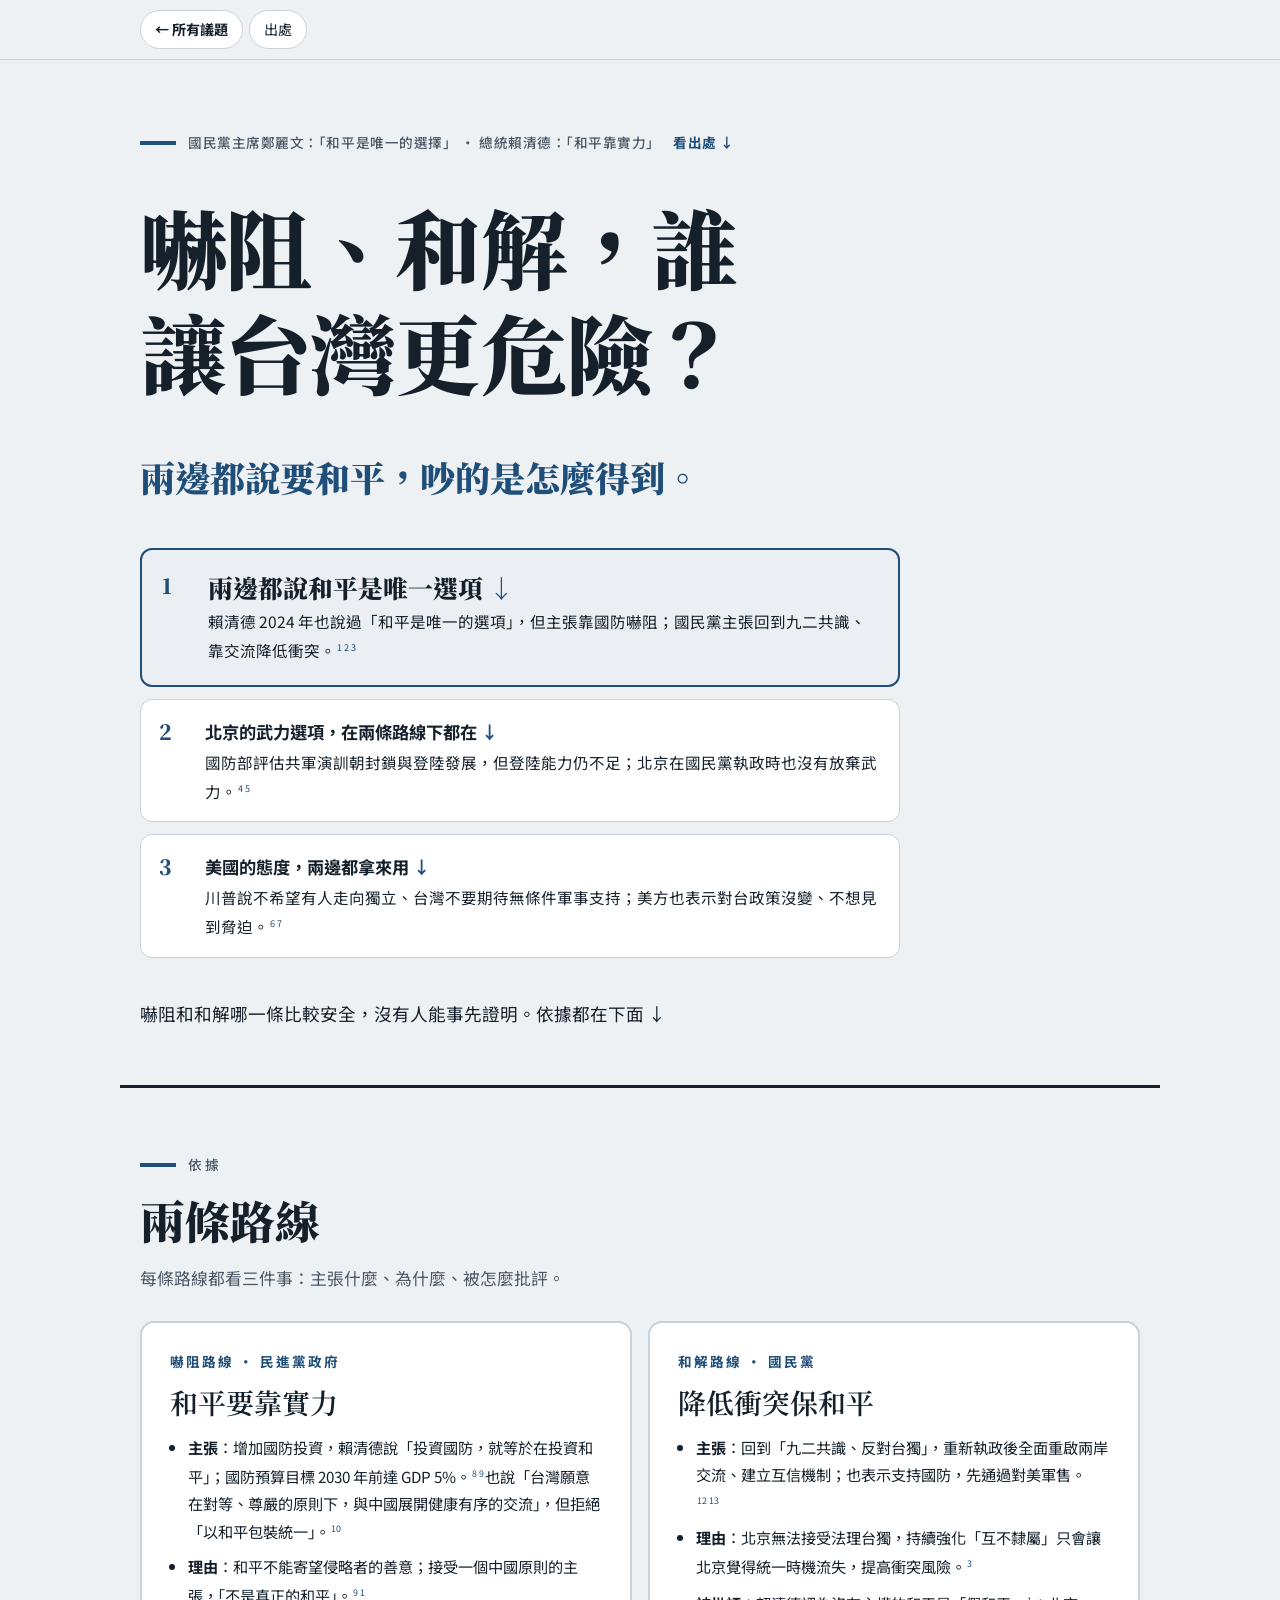
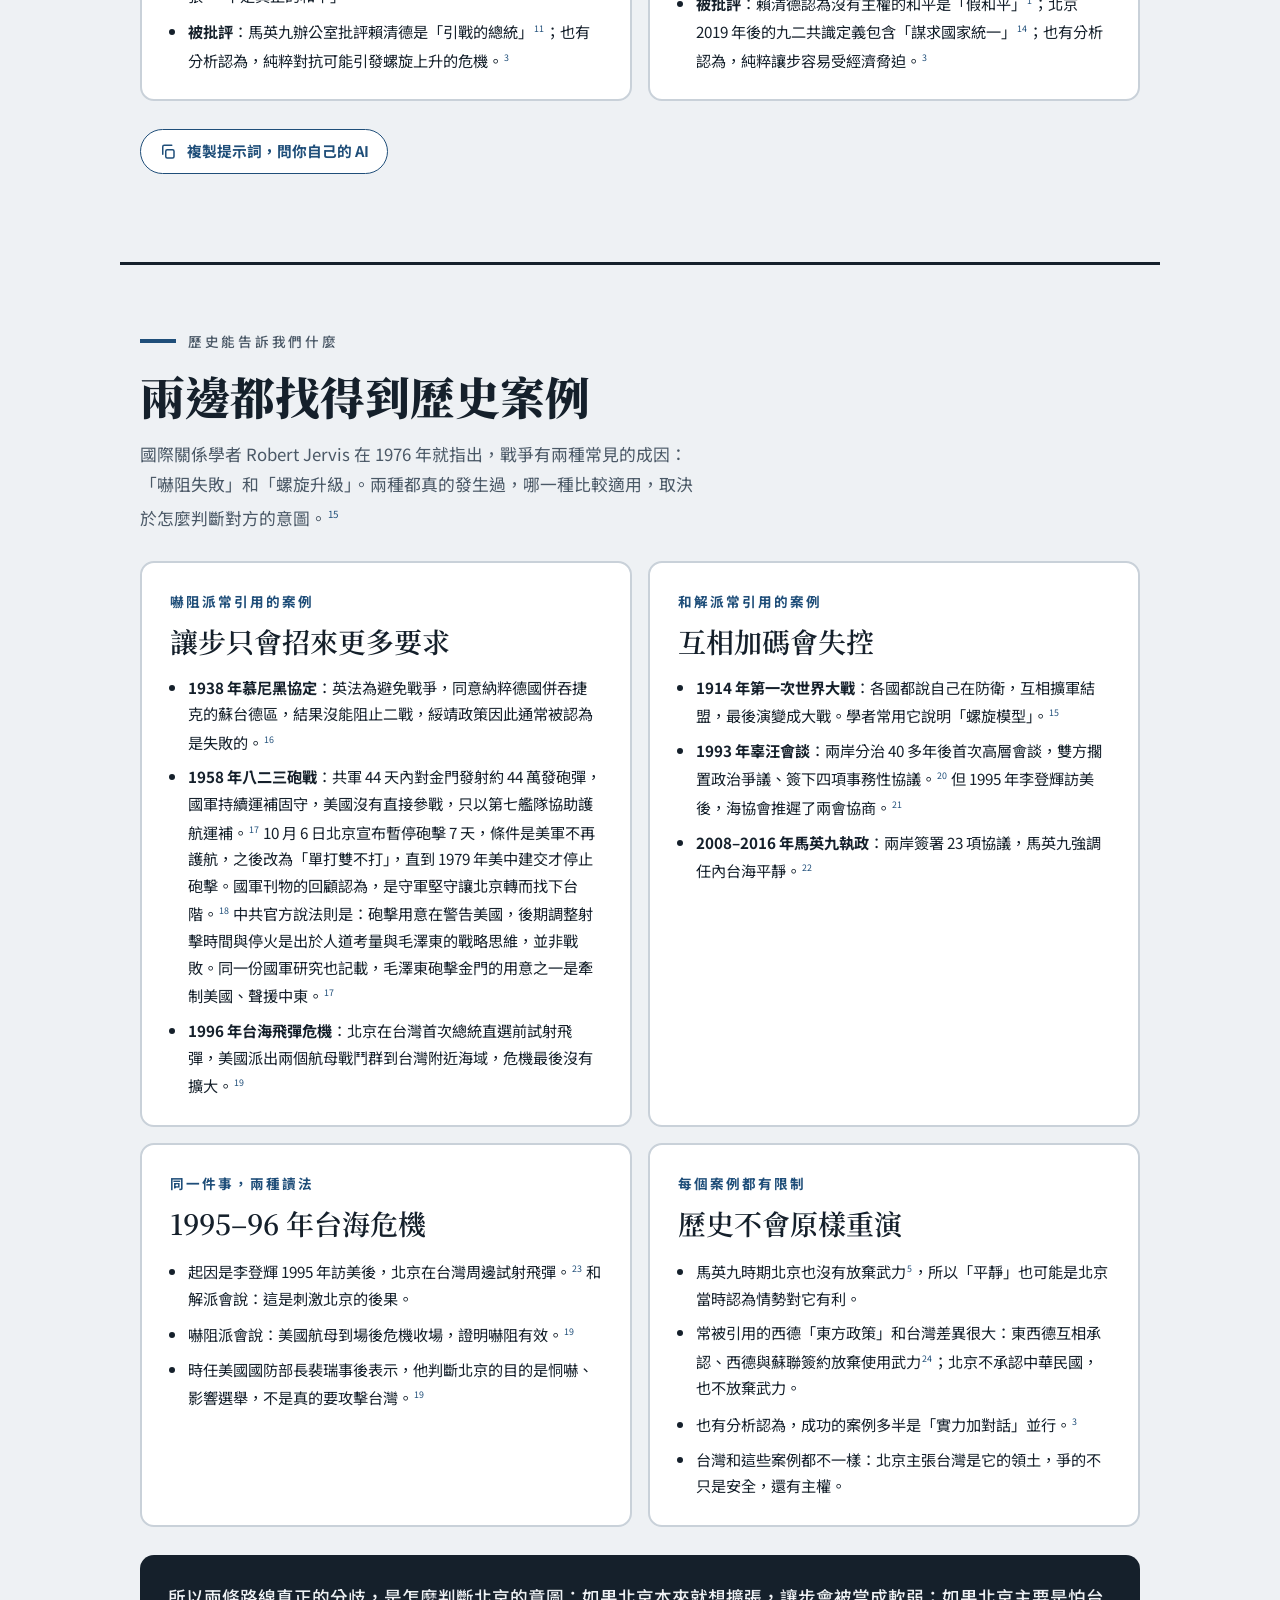
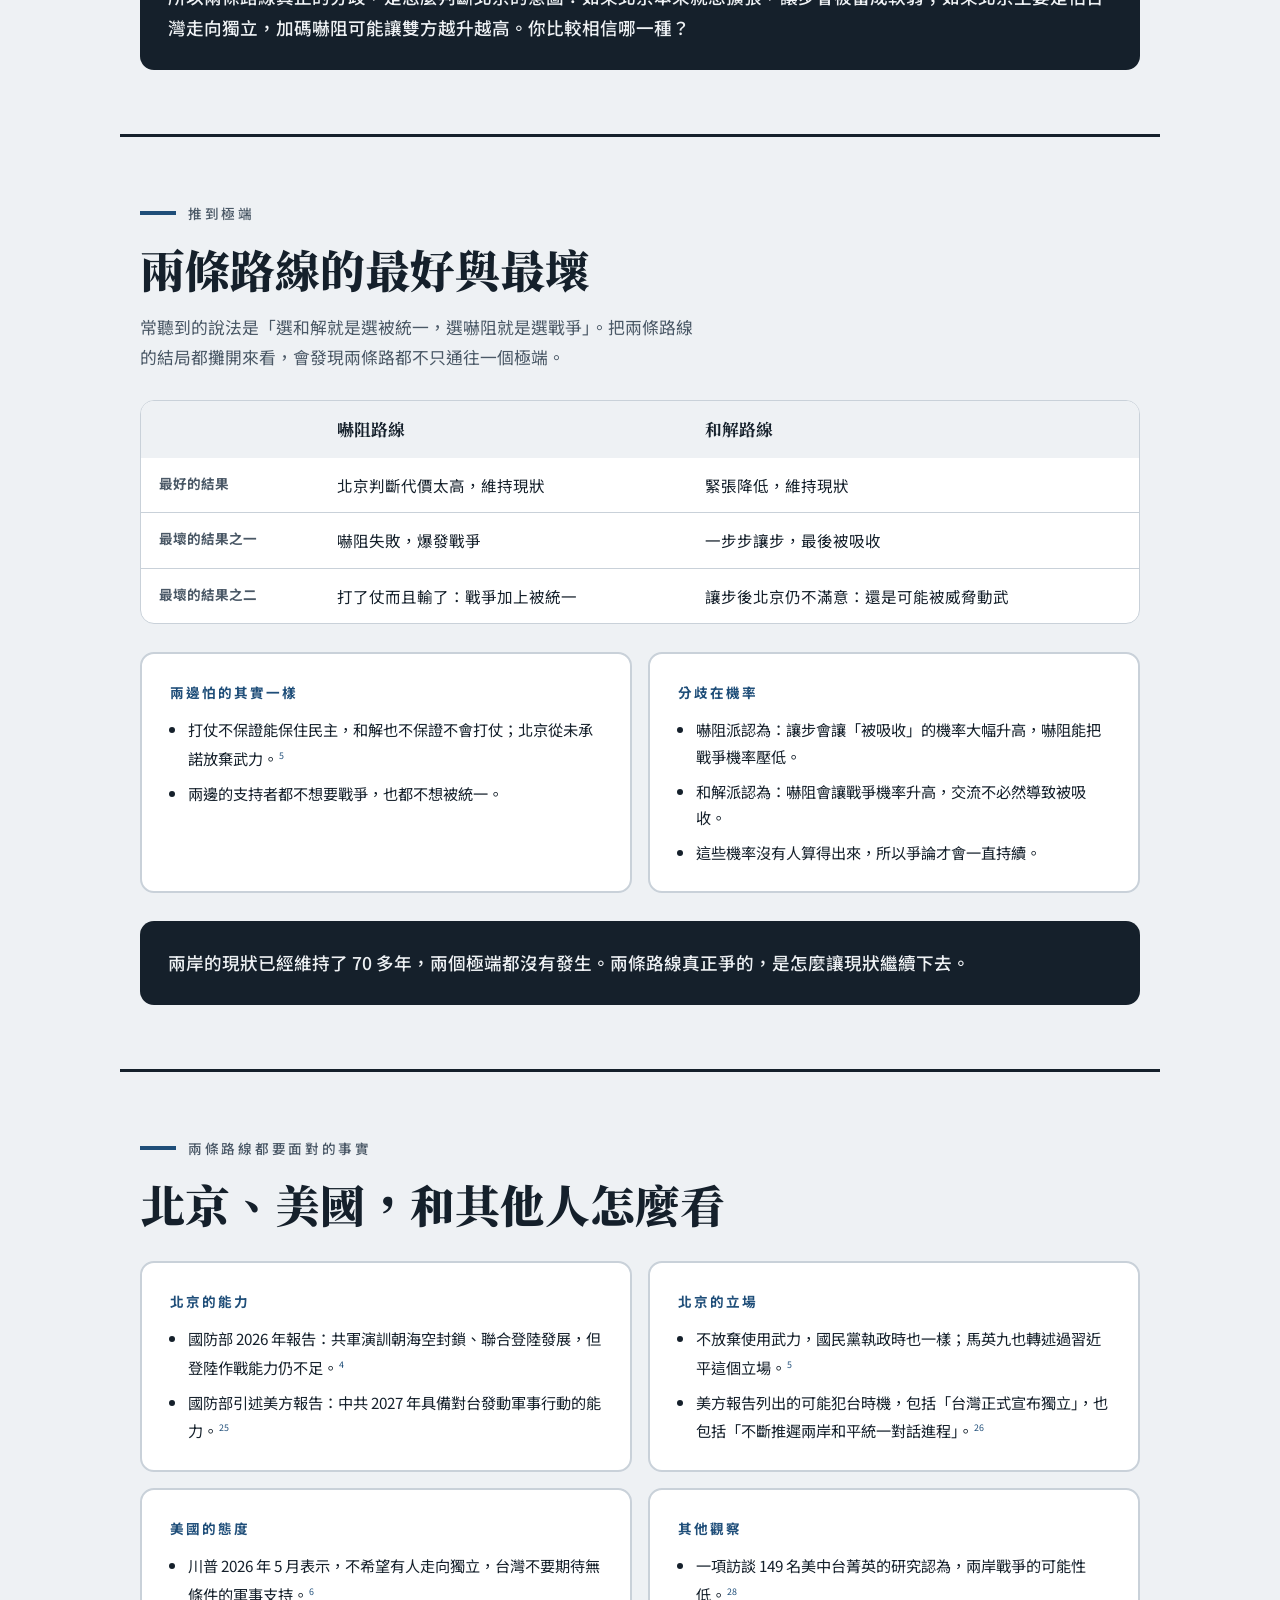
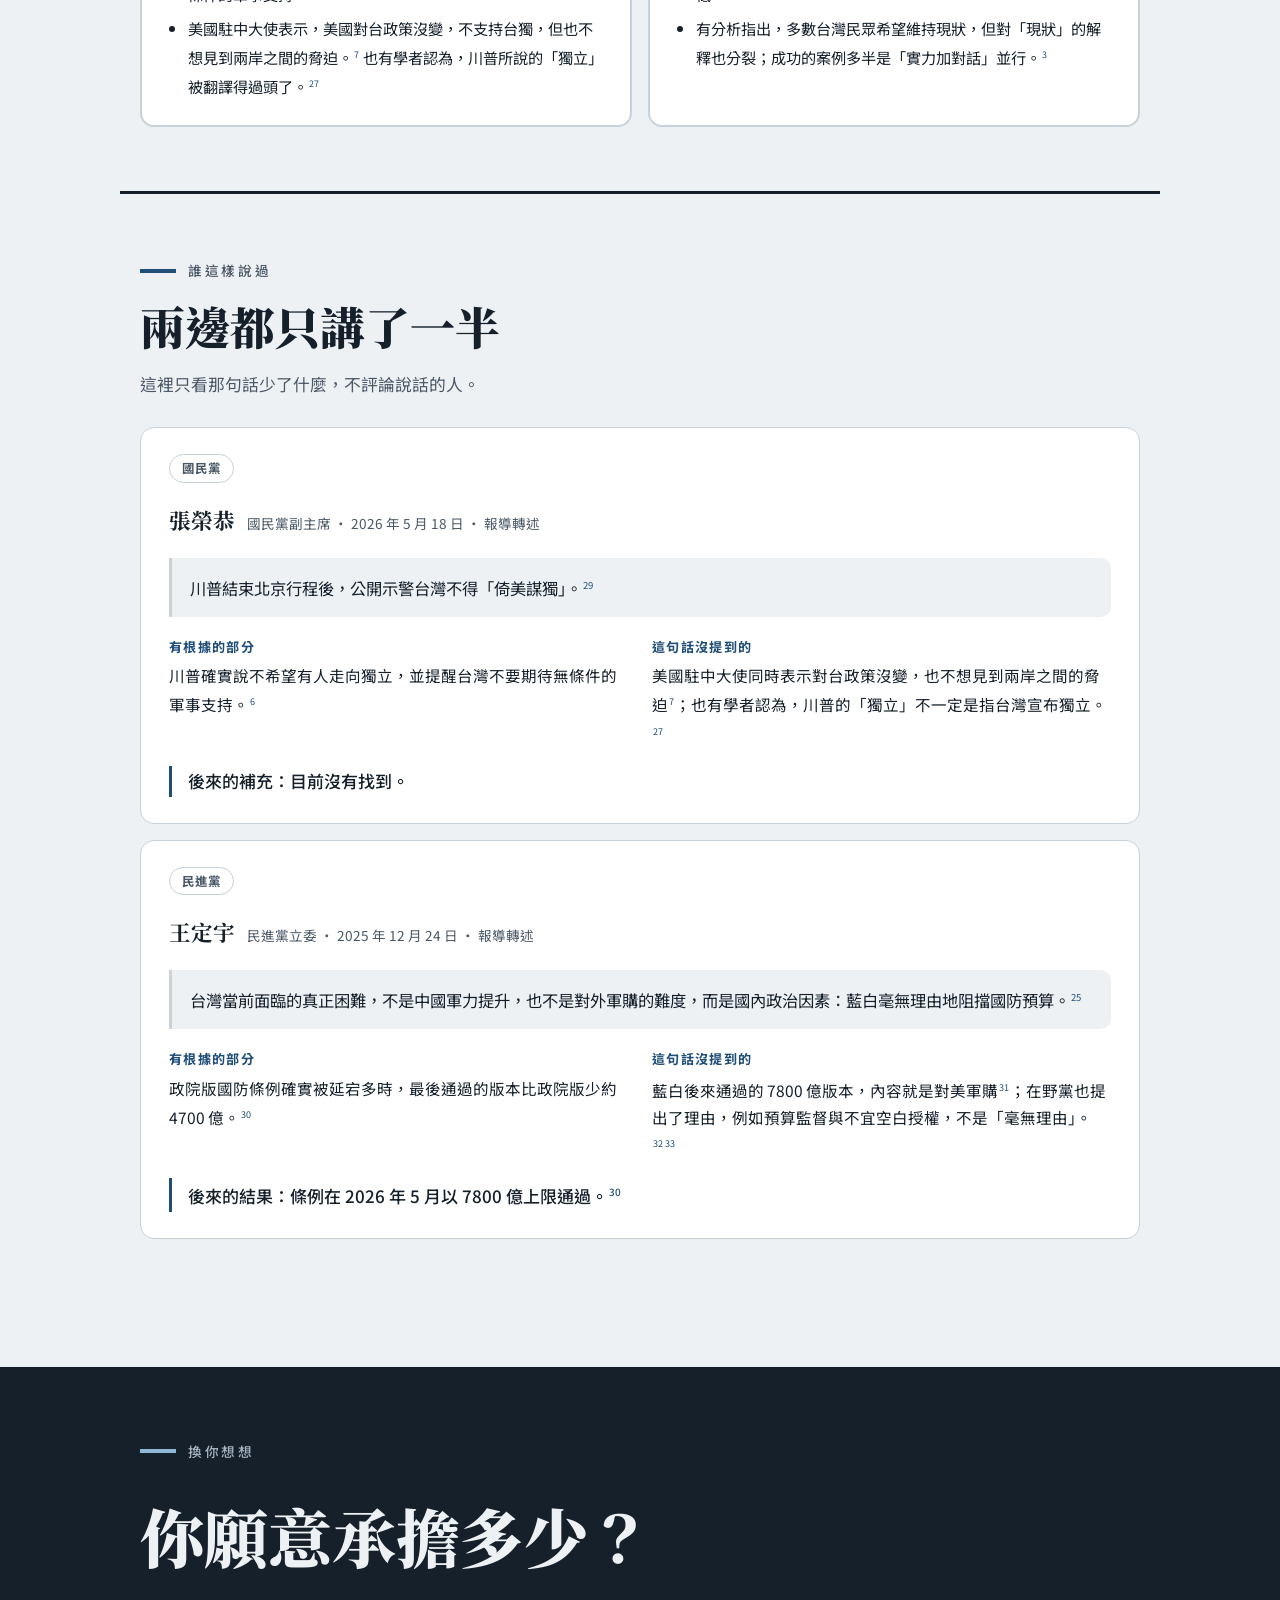
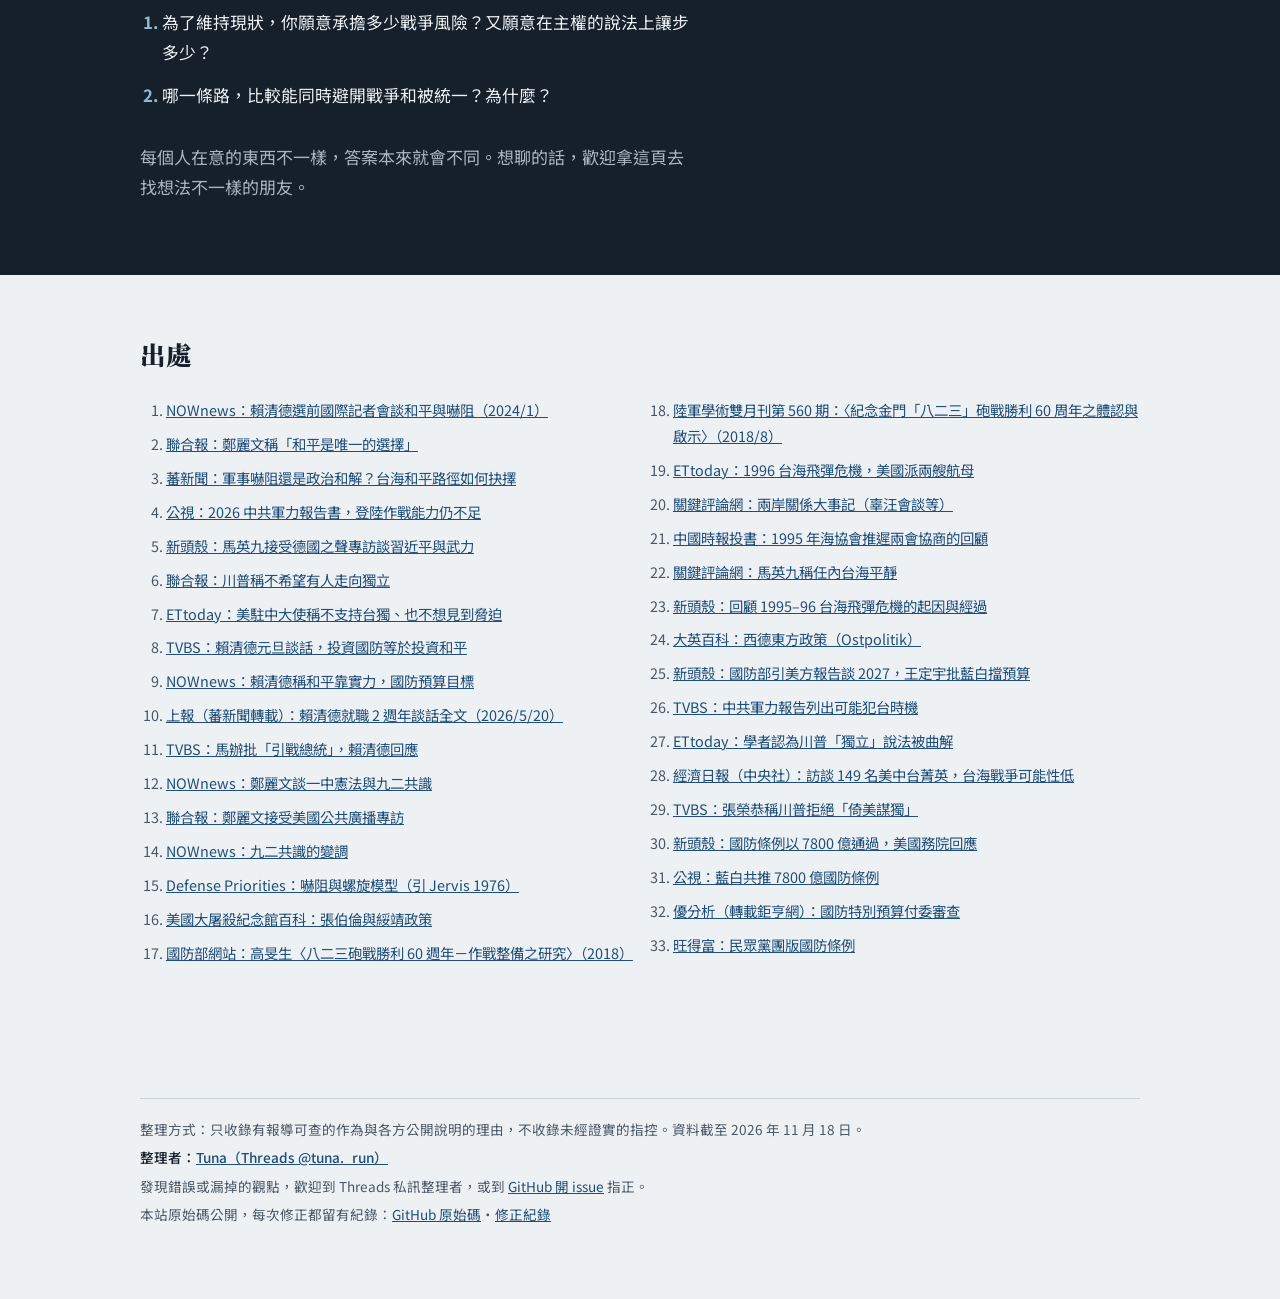
<file: site/articles/war.html>
<!DOCTYPE html>
<html lang="zh-Hant-TW">
<head>
<meta charset="utf-8">
<meta name="viewport" content="width=device-width, initial-scale=1">
<title>嚇阻、和解，誰讓台灣更危險？</title>
<meta name="description" content="兩邊都說要和平，吵的是怎麼得到：嚇阻路線與和解路線各自的主張、理由與被批評之處，以及北京與美國的態度，每段附出處。">
<meta property="og:title" content="嚇阻、和解，誰讓台灣更危險？">
<meta property="og:description" content="兩邊都說要和平，吵的是怎麼得到：嚇阻路線與和解路線各自的主張、理由與被批評之處，以及北京與美國的態度，每段附出處。">
<meta property="og:type" content="article">
<link rel="preconnect" href="https://fonts.googleapis.com">
<link rel="preconnect" href="https://fonts.gstatic.com" crossorigin>
<link href="https://fonts.googleapis.com/css2?family=Noto+Sans+TC:wght@400;500;700&family=Noto+Serif+TC:wght@600;900&display=swap" rel="stylesheet">
<link rel="stylesheet" href="../css/site.css">
</head>
<body>
<nav class="topnav backnav" aria-label="導覽">
  <div class="shell">
    <a class="home" href="../index.html#card-war">← 所有議題</a>
    <a href="#refs">出處</a>
  </div>
</nav>
<main>
  <section class="shell hero" aria-labelledby="title">
    <div class="marker">國民黨主席鄭麗文：「和平是唯一的選擇」 · 總統賴清德：「和平靠實力」<a href="#said">看出處 ↓</a></div>
    <h1 id="title">嚇阻、和解，誰讓台灣更危險？</h1>
    <p class="verdict">兩邊都說要和平，吵的是怎麼得到。</p>
    <ol class="tldr">
      <li class="key"><a class="tldr-head" href="#routes">兩邊都說和平是唯一選項</a><span>賴清德 2024 年也說過「和平是唯一的選項」，但主張靠國防嚇阻；國民黨主張回到九二共識、靠交流降低衝突。<sup><a href="#s1">1</a></sup><sup><a href="#s2">2</a></sup><sup><a href="#s3">3</a></sup></span></li>
      <li><a class="tldr-head" href="#facts7">北京的武力選項，在兩條路線下都在</a><span>國防部評估共軍演訓朝封鎖與登陸發展，但登陸能力仍不足；北京在國民黨執政時也沒有放棄武力。<sup><a href="#s4">4</a></sup><sup><a href="#s5">5</a></sup></span></li>
      <li><a class="tldr-head" href="#facts7">美國的態度，兩邊都拿來用</a><span>川普說不希望有人走向獨立、台灣不要期待無條件軍事支持；美方也表示對台政策沒變、不想見到脅迫。<sup><a href="#s6">6</a></sup><sup><a href="#s7">7</a></sup></span></li>
    </ol>
    <p class="after">嚇阻和和解哪一條比較安全，沒有人能事先證明。依據都在下面 ↓</p>
  </section>

  <section id="routes" class="shell chapter" aria-labelledby="h-r7">
    <header>
      <div class="marker">依據</div>
      <h2 id="h-r7">兩條路線</h2>
      <p class="intro">每條路線都看三件事：主張什麼、為什麼、被怎麼批評。</p>
    </header>
    <div class="qpair">
      <div class="q">
        <b>嚇阻路線 · 民進黨政府</b>
        <p>和平要靠實力</p>
        <ul class="ev">
          <li><strong>主張</strong>：增加國防投資，賴清德說「投資國防，就等於在投資和平」；國防預算目標 2030 年前達 GDP 5%。<sup><a href="#s8">8</a></sup><sup><a href="#s9">9</a></sup>也說「台灣願意在對等、尊嚴的原則下，與中國展開健康有序的交流」，但拒絕「以和平包裝統一」。<sup><a href="#s10">10</a></sup></li>
          <li><strong>理由</strong>：和平不能寄望侵略者的善意；接受一個中國原則的主張，「不是真正的和平」。<sup><a href="#s9">9</a></sup><sup><a href="#s1">1</a></sup></li>
          <li><strong>被批評</strong>：馬英九辦公室批評賴清德是「引戰的總統」<sup><a href="#s11">11</a></sup>；也有分析認為，純粹對抗可能引發螺旋上升的危機。<sup><a href="#s3">3</a></sup></li>
        </ul>
      </div>
      <div class="q">
        <b>和解路線 · 國民黨</b>
        <p>降低衝突保和平</p>
        <ul class="ev">
          <li><strong>主張</strong>：回到「九二共識、反對台獨」，重新執政後全面重啟兩岸交流、建立互信機制；也表示支持國防，先通過對美軍售。<sup><a href="#s12">12</a></sup><sup><a href="#s13">13</a></sup></li>
          <li><strong>理由</strong>：北京無法接受法理台獨，持續強化「互不隸屬」只會讓北京覺得統一時機流失，提高衝突風險。<sup><a href="#s3">3</a></sup></li>
          <li><strong>被批評</strong>：賴清德認為沒有主權的和平是「假和平」<sup><a href="#s1">1</a></sup>；北京 2019 年後的九二共識定義包含「謀求國家統一」<sup><a href="#s14">14</a></sup>；也有分析認為，純粹讓步容易受經濟脅迫。<sup><a href="#s3">3</a></sup></li>
        </ul>
      </div>
    </div>
    <div class="ask-ai-wrap"><button type="button" class="ask-ai" data-prompt="war"><span class="ask-ai-icon" aria-hidden="true"><svg viewBox="0 0 24 24" width="18" height="18" fill="none" stroke="currentColor" stroke-width="2" stroke-linecap="round" stroke-linejoin="round"><rect x="9" y="9" width="11" height="11" rx="2"/><path d="M5 15V5a2 2 0 0 1 2-2h10"/></svg></span><span class="ask-ai-label">複製提示詞，問你自己的 AI</span></button><span class="ask-ai-status" role="status" aria-live="polite"></span></div>
  </section>


  <section id="history" class="shell chapter" aria-labelledby="h-hist">
    <header>
      <div class="marker">歷史能告訴我們什麼</div>
      <h2 id="h-hist">兩邊都找得到歷史案例</h2>
      <p class="intro">國際關係學者 Robert Jervis 在 1976 年就指出，戰爭有兩種常見的成因：「嚇阻失敗」和「螺旋升級」。兩種都真的發生過，哪一種比較適用，取決於怎麼判斷對方的意圖。<sup><a href="#s15">15</a></sup></p>
    </header>
    <div class="qpair">
      <div class="q">
        <b>嚇阻派常引用的案例</b>
        <p>讓步只會招來更多要求</p>
        <ul class="ev">
          <li><strong>1938 年慕尼黑協定</strong>：英法為避免戰爭，同意納粹德國併吞捷克的蘇台德區，結果沒能阻止二戰，綏靖政策因此通常被認為是失敗的。<sup><a href="#s16">16</a></sup></li>
          <li><strong>1958 年八二三砲戰</strong>：共軍 44 天內對金門發射約 44 萬發砲彈，國軍持續運補固守，美國沒有直接參戰，只以第七艦隊協助護航運補。<sup><a href="#s17">17</a></sup> 10 月 6 日北京宣布暫停砲擊 7 天，條件是美軍不再護航，之後改為「單打雙不打」，直到 1979 年美中建交才停止砲擊。國軍刊物的回顧認為，是守軍堅守讓北京轉而找下台階。<sup><a href="#s18">18</a></sup> 中共官方說法則是：砲擊用意在警告美國，後期調整射擊時間與停火是出於人道考量與毛澤東的戰略思維，並非戰敗。同一份國軍研究也記載，毛澤東砲擊金門的用意之一是牽制美國、聲援中東。<sup><a href="#s17">17</a></sup></li>
          <li><strong>1996 年台海飛彈危機</strong>：北京在台灣首次總統直選前試射飛彈，美國派出兩個航母戰鬥群到台灣附近海域，危機最後沒有擴大。<sup><a href="#s19">19</a></sup></li>
        </ul>
      </div>
      <div class="q">
        <b>和解派常引用的案例</b>
        <p>互相加碼會失控</p>
        <ul class="ev">
          <li><strong>1914 年第一次世界大戰</strong>：各國都說自己在防衛，互相擴軍結盟，最後演變成大戰。學者常用它說明「螺旋模型」。<sup><a href="#s15">15</a></sup></li>
          <li><strong>1993 年辜汪會談</strong>：兩岸分治 40 多年後首次高層會談，雙方擱置政治爭議、簽下四項事務性協議。<sup><a href="#s20">20</a></sup> 但 1995 年李登輝訪美後，海協會推遲了兩會協商。<sup><a href="#s21">21</a></sup></li>
          <li><strong>2008–2016 年馬英九執政</strong>：兩岸簽署 23 項協議，馬英九強調任內台海平靜。<sup><a href="#s22">22</a></sup></li>
        </ul>
      </div>
      <div class="q">
        <b>同一件事，兩種讀法</b>
        <p>1995–96 年台海危機</p>
        <ul class="ev">
          <li>起因是李登輝 1995 年訪美後，北京在台灣周邊試射飛彈。<sup><a href="#s23">23</a></sup> 和解派會說：這是刺激北京的後果。</li>
          <li>嚇阻派會說：美國航母到場後危機收場，證明嚇阻有效。<sup><a href="#s19">19</a></sup></li>
          <li>時任美國國防部長裴瑞事後表示，他判斷北京的目的是恫嚇、影響選舉，不是真的要攻擊台灣。<sup><a href="#s19">19</a></sup></li>
        </ul>
      </div>
      <div class="q">
        <b>每個案例都有限制</b>
        <p>歷史不會原樣重演</p>
        <ul class="ev">
          <li>馬英九時期北京也沒有放棄武力<sup><a href="#s5">5</a></sup>，所以「平靜」也可能是北京當時認為情勢對它有利。</li>
          <li>常被引用的西德「東方政策」和台灣差異很大：東西德互相承認、西德與蘇聯簽約放棄使用武力<sup><a href="#s24">24</a></sup>；北京不承認中華民國，也不放棄武力。</li>
          <li>也有分析認為，成功的案例多半是「實力加對話」並行。<sup><a href="#s3">3</a></sup></li>
          <li>台灣和這些案例都不一樣：北京主張台灣是它的領土，爭的不只是安全，還有主權。</li>
        </ul>
      </div>
    </div>
    <p class="callout">所以兩條路線真正的分歧，是怎麼判斷北京的意圖：如果北京本來就想擴張，讓步會被當成軟弱；如果北京主要是怕台灣走向獨立，加碼嚇阻可能讓雙方越升越高。你比較相信哪一種？</p>
  </section>


  <section id="ends" class="shell chapter" aria-labelledby="h-ends">
    <header>
      <div class="marker">推到極端</div>
      <h2 id="h-ends">兩條路線的最好與最壞</h2>
      <p class="intro">常聽到的說法是「選和解就是選被統一，選嚇阻就是選戰爭」。把兩條路線的結局都攤開來看，會發現兩條路都不只通往一個極端。</p>
    </header>
    <div class="table-wrap">
      <table class="ends">
        <thead><tr><th scope="col"></th><th scope="col">嚇阻路線</th><th scope="col">和解路線</th></tr></thead>
        <tbody>
          <tr><th scope="row">最好的結果</th><td>北京判斷代價太高，維持現狀</td><td>緊張降低，維持現狀</td></tr>
          <tr><th scope="row">最壞的結果之一</th><td>嚇阻失敗，爆發戰爭</td><td>一步步讓步，最後被吸收</td></tr>
          <tr><th scope="row">最壞的結果之二</th><td>打了仗而且輸了：戰爭加上被統一</td><td>讓步後北京仍不滿意：還是可能被威脅動武</td></tr>
        </tbody>
      </table>
    </div>
    <div class="qpair">
      <div class="q">
        <b>兩邊怕的其實一樣</b>
        <ul class="ev">
          <li>打仗不保證能保住民主，和解也不保證不會打仗；北京從未承諾放棄武力。<sup><a href="#s5">5</a></sup></li>
          <li>兩邊的支持者都不想要戰爭，也都不想被統一。</li>
        </ul>
      </div>
      <div class="q">
        <b>分歧在機率</b>
        <ul class="ev">
          <li>嚇阻派認為：讓步會讓「被吸收」的機率大幅升高，嚇阻能把戰爭機率壓低。</li>
          <li>和解派認為：嚇阻會讓戰爭機率升高，交流不必然導致被吸收。</li>
          <li>這些機率沒有人算得出來，所以爭論才會一直持續。</li>
        </ul>
      </div>
    </div>
    <p class="callout">兩岸的現狀已經維持了 70 多年，兩個極端都沒有發生。兩條路線真正爭的，是怎麼讓現狀繼續下去。</p>
  </section>

  <section id="facts7" class="shell chapter" aria-labelledby="h-f7">
    <header>
      <div class="marker">兩條路線都要面對的事實</div>
      <h2 id="h-f7">北京、美國，和其他人怎麼看</h2>
    </header>
    <div class="qpair">
      <div class="q">
        <b>北京的能力</b>
        <ul class="ev">
          <li>國防部 2026 年報告：共軍演訓朝海空封鎖、聯合登陸發展，但登陸作戰能力仍不足。<sup><a href="#s4">4</a></sup></li>
          <li>國防部引述美方報告：中共 2027 年具備對台發動軍事行動的能力。<sup><a href="#s25">25</a></sup></li>
        </ul>
      </div>
      <div class="q">
        <b>北京的立場</b>
        <ul class="ev">
          <li>不放棄使用武力，國民黨執政時也一樣；馬英九也轉述過習近平這個立場。<sup><a href="#s5">5</a></sup></li>
          <li>美方報告列出的可能犯台時機，包括「台灣正式宣布獨立」，也包括「不斷推遲兩岸和平統一對話進程」。<sup><a href="#s26">26</a></sup></li>
        </ul>
      </div>
      <div class="q">
        <b>美國的態度</b>
        <ul class="ev">
          <li>川普 2026 年 5 月表示，不希望有人走向獨立，台灣不要期待無條件的軍事支持。<sup><a href="#s6">6</a></sup></li>
          <li>美國駐中大使表示，美國對台政策沒變，不支持台獨，但也不想見到兩岸之間的脅迫。<sup><a href="#s7">7</a></sup> 也有學者認為，川普所說的「獨立」被翻譯得過頭了。<sup><a href="#s27">27</a></sup></li>
        </ul>
      </div>
      <div class="q">
        <b>其他觀察</b>
        <ul class="ev">
          <li>一項訪談 149 名美中台菁英的研究認為，兩岸戰爭的可能性低。<sup><a href="#s28">28</a></sup></li>
          <li>有分析指出，多數台灣民眾希望維持現狀，但對「現狀」的解釋也分裂；成功的案例多半是「實力加對話」並行。<sup><a href="#s3">3</a></sup></li>
        </ul>
      </div>
    </div>
  </section>

  <section id="said" class="shell chapter" aria-labelledby="h-said7">
    <header>
      <div class="marker">誰這樣說過</div>
      <h2 id="h-said7">兩邊都只講了一半</h2>
      <p class="intro">這裡只看那句話少了什麼，不評論說話的人。</p>
    </header>
    <div class="faq">
      <article class="faq-item said">
        <span class="faq-tag">國民黨</span>
        <div class="who"><strong>張榮恭</strong><span>國民黨副主席 · 2026 年 5 月 18 日 · 報導轉述</span></div>
        <blockquote class="said-q">川普結束北京行程後，公開示警台灣不得「倚美謀獨」。<sup><a href="#s29">29</a></sup></blockquote>
        <div class="split">
          <div><b>有根據的部分</b><p>川普確實說不希望有人走向獨立，並提醒台灣不要期待無條件的軍事支持。<sup><a href="#s6">6</a></sup></p></div>
          <div><b>這句話沒提到的</b><p>美國駐中大使同時表示對台政策沒變，也不想見到兩岸之間的脅迫<sup><a href="#s7">7</a></sup>；也有學者認為，川普的「獨立」不一定是指台灣宣布獨立。<sup><a href="#s27">27</a></sup></p></div>
        </div>
        <p class="analogy">後來的補充：目前沒有找到。</p>
      </article>

      <article class="faq-item said">
        <span class="faq-tag">民進黨</span>
        <div class="who"><strong>王定宇</strong><span>民進黨立委 · 2025 年 12 月 24 日 · 報導轉述</span></div>
        <blockquote class="said-q">台灣當前面臨的真正困難，不是中國軍力提升，也不是對外軍購的難度，而是國內政治因素：藍白毫無理由地阻擋國防預算。<sup><a href="#s25">25</a></sup></blockquote>
        <div class="split">
          <div><b>有根據的部分</b><p>政院版國防條例確實被延宕多時，最後通過的版本比政院版少約 4700 億。<sup><a href="#s30">30</a></sup></p></div>
          <div><b>這句話沒提到的</b><p>藍白後來通過的 7800 億版本，內容就是對美軍購<sup><a href="#s31">31</a></sup>；在野黨也提出了理由，例如預算監督與不宜空白授權，不是「毫無理由」。<sup><a href="#s32">32</a></sup><sup><a href="#s33">33</a></sup></p></div>
        </div>
        <p class="analogy">後來的結果：條例在 2026 年 5 月以 7800 億上限通過。<sup><a href="#s30">30</a></sup></p>
      </article>
    </div>
  </section>
</main>
<!--x-->
<section id="ask" class="close" aria-labelledby="h-ask">
  <div class="shell">
    <div class="marker">換你想想</div>
    <h2 id="h-ask">你願意承擔多少？</h2>
    <ol>
      <li>為了維持現狀，你願意承擔多少戰爭風險？又願意在主權的說法上讓步多少？</li>
      <li>哪一條路，比較能同時避開戰爭和被統一？為什麼？</li>
    </ol>
    
    <p>每個人在意的東西不一樣，答案本來就會不同。想聊的話，歡迎拿這頁去找想法不一樣的朋友。</p>
  </div>
</section>

<section id="refs" class="shell sources" aria-labelledby="h-refs">
  <h2 id="h-refs">出處</h2>
  <ol>
    <li id="s1"><a href="https://www.nownews.com/news/6340920">NOWnews：賴清德選前國際記者會談和平與嚇阻（2024/1）</a></li>
    <li id="s2"><a href="https://udn.com/news/story/6656/9592503">聯合報：鄭麗文稱「和平是唯一的選擇」</a></li>
    <li id="s3"><a href="https://n.yam.com/Article/20260521329968">蕃新聞：軍事嚇阻還是政治和解？台海和平路徑如何抉擇</a></li>
    <li id="s4"><a href="https://news.pts.org.tw/article/824936">公視：2026 中共軍力報告書，登陸作戰能力仍不足</a></li>
    <li id="s5"><a href="https://newtalk.tw/news/view/2024-01-12/904783">新頭殼：馬英九接受德國之聲專訪談習近平與武力</a></li>
    <li id="s6"><a href="https://udn.com/news/story/124870/9506331">聯合報：川普稱不希望有人走向獨立</a></li>
    <li id="s7"><a href="https://www.ettoday.net/news/20260520/3168899.htm">ETtoday：美駐中大使稱不支持台獨、也不想見到脅迫</a></li>
    <li id="s8"><a href="https://news.tvbs.com.tw/politics/3088328">TVBS：賴清德元旦談話，投資國防等於投資和平</a></li>
    <li id="s9"><a href="https://www.nownews.com/news/6733281">NOWnews：賴清德稱和平靠實力，國防預算目標</a></li>
    <li id="s10"><a href="https://n.yam.com/Article/20260520613559">上報（蕃新聞轉載）：賴清德就職 2 週年談話全文（2026/5/20）</a></li>
    <li id="s11"><a href="https://news.tvbs.com.tw/politics/2522055">TVBS：馬辦批「引戰總統」，賴清德回應</a></li>
    <li id="s12"><a href="https://www.nownews.com/news/6845986">NOWnews：鄭麗文談一中憲法與九二共識</a></li>
    <li id="s13"><a href="https://udn.com/news/story/6656/9561979">聯合報：鄭麗文接受美國公共廣播專訪</a></li>
    <li id="s14"><a href="https://www.nownews.com/news/5359266">NOWnews：九二共識的變調</a></li>
    <li id="s15"><a href="https://www.defensepriorities.org/wp-content/uploads/2025/10/DEFP_Grand_strategy_Deterrence.pdf">Defense Priorities：嚇阻與螺旋模型（引 Jervis 1976）</a></li>
    <li id="s16"><a href="https://encyclopedia.ushmm.org/content/zh/article/neville-chamberlain">美國大屠殺紀念館百科：張伯倫與綏靖政策</a></li>
    <li id="s17"><a href="https://www.mnd.gov.tw/File/29432">國防部網站：高旻生〈八二三砲戰勝利 60 週年－作戰整備之研究〉（2018）</a></li>
    <li id="s18"><a href="https://www.mnd.gov.tw/File/29455">陸軍學術雙月刊第 560 期：〈紀念金門「八二三」砲戰勝利 60 周年之體認與啟示〉（2018/8）</a></li>
    <li id="s19"><a href="https://www.ettoday.net/news/20180606/1184915.htm">ETtoday：1996 台海飛彈危機，美國派兩艘航母</a></li>
    <li id="s20"><a href="https://www.thenewslens.com/article/2019">關鍵評論網：兩岸關係大事記（辜汪會談等）</a></li>
    <li id="s21"><a href="https://www.chinatimes.com/opinion/20210820001913-262107">中國時報投書：1995 年海協會推遲兩會協商的回顧</a></li>
    <li id="s22"><a href="https://www.thenewslens.com/article/197377">關鍵評論網：馬英九稱任內台海平靜</a></li>
    <li id="s23"><a href="https://newtalk.tw/news/view/2022-08-12/800794">新頭殼：回顧 1995–96 台海飛彈危機的起因與經過</a></li>
    <li id="s24"><a href="https://www.britannica.com/print/article/434415">大英百科：西德東方政策（Ostpolitik）</a></li>
    <li id="s25"><a href="https://newtalk.tw/news/view/2025-12-24/1011427">新頭殼：國防部引美方報告談 2027，王定宇批藍白擋預算</a></li>
    <li id="s26"><a href="https://news.tvbs.com.tw/politics/2974360">TVBS：中共軍力報告列出可能犯台時機</a></li>
    <li id="s27"><a href="https://www.ettoday.net/news/20260516/3167004.htm">ETtoday：學者認為川普「獨立」說法被曲解</a></li>
    <li id="s28"><a href="https://money.udn.com/money/story/6721/9367078">經濟日報（中央社）：訪談 149 名美中台菁英，台海戰爭可能性低</a></li>
    <li id="s29"><a href="https://news.tvbs.com.tw/politics/3207112">TVBS：張榮恭稱川普拒絕「倚美謀獨」</a></li>
    <li id="s30"><a href="https://newtalk.tw/news/view/2026-05-10/1034251">新頭殼：國防條例以 7800 億通過，美國務院回應</a></li>
    <li id="s31"><a href="https://news.pts.org.tw/article/807389">公視：藍白共推 7800 億國防條例</a></li>
    <li id="s32"><a href="https://uanalyze.com.tw/index.php/articles/7294948514">優分析（轉載鉅亨網）：國防特別預算付委審查</a></li>
    <li id="s33"><a href="https://wantrich.chinatimes.com/news/20260127900045-420501">旺得富：民眾黨團版國防條例</a></li>
  </ol>
</section>
<footer class="shell sources">
  <div class="foot">
    <p>整理方式：只收錄有報導可查的作為與各方公開說明的理由，不收錄未經證實的指控。資料截至 2026 年 11 月 18 日。</p>
    <p class="author">整理者：<a href="https://www.threads.com/@tuna._run" target="_blank" rel="noopener">Tuna（Threads @tuna._run）</a></p>
    <p>發現錯誤或漏掉的觀點，歡迎到 Threads 私訊整理者，或到 <a href="https://github.com/TunaKHH/otherhalf/issues" target="_blank" rel="noopener">GitHub 開 issue</a> 指正。</p>
    <p>本站原始碼公開，每次修正都留有紀錄：<a href="https://github.com/TunaKHH/otherhalf" target="_blank" rel="noopener">GitHub 原始碼</a>・<a href="https://github.com/TunaKHH/otherhalf/commits/main" target="_blank" rel="noopener">修正紀錄</a></p>
  </div>
</footer>
<dialog class="gloss" id="gloss" aria-labelledby="gloss-title">
  <div class="gloss-body">
    <div class="gloss-head">
      <div class="gloss-id">
        <div class="gloss-side"><span class="gloss-flag" id="gloss-flag"></span><span id="gloss-sidetext"></span></div>
        <h2 id="gloss-title"></h2>
        <p class="full" id="gloss-full"></p>
      </div>
      <button type="button" class="gloss-close" id="gloss-close" aria-label="關閉說明">×</button>
    </div>
    <dl id="gloss-list"></dl>
    <p class="note" id="gloss-note"></p>
  </div>
</dialog>
<script src="../js/site.js"></script>
</body>
</html>
</file>
<file: site/css/site.css>
:root {
  /* 與 IG 圖卡同一套語言：冷灰紙面、深墨藍、單一藍色強調；大號襯線標題是唯一的張力，其餘安靜。三黨同一樣式，不用政黨色。 */
  --ground: #eef1f4;
  --surface: #ffffff;
  --ink: #15202b;
  --muted: #4a5866;
  --line: #c9d1d9;
  --accent: #1f4e79;
  --ok: #2f6b4f;
  --band: #15202b;
  --band-ink: #eef1f4;
  --band-muted: #a9b6c2;
  --band-accent: #8fb8d6;
  --display: "Noto Serif TC", "Songti TC", serif;
  --body: "Noto Sans TC", "PingFang TC", "Microsoft JhengHei", sans-serif;
  color-scheme: light;
}
@media (prefers-color-scheme: dark) {
  :root:not([data-theme="light"]) {
    --ground: #12181e; --surface: #1a2229; --ink: #e8edf1; --muted: #a3b0bc;
    --line: #2c3742; --accent: #8fb8d6; --ok: #8cc5a6;
    --band: #0b1015; --band-ink: #e8edf1; --band-muted: #93a1ae; --band-accent: #8fb8d6;
    color-scheme: dark;
  }
}
:root[data-theme="dark"] {
  --ground: #12181e; --surface: #1a2229; --ink: #e8edf1; --muted: #a3b0bc;
  --line: #2c3742; --accent: #8fb8d6; --ok: #8cc5a6;
  --band: #0b1015; --band-ink: #e8edf1; --band-muted: #93a1ae; --band-accent: #8fb8d6;
  color-scheme: dark;
}

* { box-sizing: border-box; }
html { -webkit-text-size-adjust: 100%; scroll-behavior: smooth; }
@media (prefers-reduced-motion: reduce) { html { scroll-behavior: auto; } }
body { margin: 0; background: var(--ground); color: var(--ink); font-family: var(--body); font-size: 17px; line-height: 1.8; }
a { color: var(--accent); }
a:focus-visible { outline: 2px solid var(--accent); outline-offset: 3px; border-radius: 2px; }
h1, h2, h3 { margin: 0; text-wrap: balance; }
p { margin: 0; }

.shell { max-width: 1040px; margin: 0 auto; padding-inline: 20px; }

/* 章節標記：與圖卡上的「— 1 / 5」相同 */
.marker { display: flex; align-items: center; gap: 12px; font-size: .85rem; font-weight: 500; letter-spacing: .2em; color: var(--muted); }
.marker::before { content: ""; width: 36px; height: 4px; background: var(--accent); }

/* 頂部導覽 */
.topnav { position: sticky; top: 0; z-index: 5; background: color-mix(in srgb, var(--ground) 92%, transparent); backdrop-filter: blur(8px); border-bottom: 1px solid var(--line); }
.topnav .shell { display: flex; gap: 6px; overflow-x: auto; padding-block: 10px; scrollbar-width: none; }
.topnav a { flex: none; font-size: .88rem; text-decoration: none; color: var(--ink); padding: 6px 14px; border: 1px solid var(--line); border-radius: 999px; background: var(--surface); }
.topnav a:hover { border-color: var(--accent); color: var(--accent); }

/* Hero：唯一放大的地方 */
.hero { padding-block: 72px 56px; display: grid; gap: 40px; }
.hero .lede { font-size: 1.15rem; color: var(--muted); }
.hero h1 { font-family: var(--display); font-weight: 900; font-size: clamp(2.6rem, 8.5vw, 5.4rem); line-height: 1.22; letter-spacing: -.01em; }
.qpair { display: grid; grid-template-columns: repeat(2, minmax(0, 1fr)); gap: 16px; }
.q { background: var(--surface); border: 2px solid var(--line); border-radius: 14px; padding: 26px 28px; display: grid; gap: 8px; align-content: start; }
.q b { font-size: .85rem; letter-spacing: .15em; color: var(--accent); }
.q p { font-family: var(--display); font-weight: 600; font-size: clamp(1.3rem, 3.2vw, 1.75rem); line-height: 1.45; }
.hero .after { font-size: 1.1rem; max-width: 60ch; }
.hero .meta { font-size: .88rem; color: var(--muted); display: flex; flex-wrap: wrap; gap: 6px 18px; }

/* 一般章節 */
.chapter { padding-block: 64px; border-top: 3px solid var(--ink); display: grid; gap: 28px; }
.chapter > header { display: grid; gap: 14px; }
.chapter h2 { font-family: var(--display); font-weight: 900; font-size: clamp(1.9rem, 5vw, 2.8rem); line-height: 1.3; }
.chapter .intro { color: var(--muted); max-width: 62ch; font-size: 1.05rem; }

/* 背景事實：共諜長條 */
.stat-grid { display: grid; grid-template-columns: minmax(0, 1.25fr) minmax(0, 1fr); gap: 16px; }
.panel { background: var(--surface); border: 1px solid var(--line); border-radius: 14px; padding: 26px 28px; display: grid; gap: 14px; align-content: start; }
.panel h3 { font-size: 1rem; font-weight: 700; }
.big { font-family: var(--display); font-weight: 900; font-size: clamp(2.2rem, 6vw, 3.2rem); line-height: 1.1; font-variant-numeric: tabular-nums; }
.bars { display: grid; grid-template-columns: repeat(4, minmax(0, 1fr)); gap: 14px; align-items: end; height: 190px; padding-top: 10px; border-bottom: 1px solid var(--line); }
.bar { display: grid; justify-items: center; align-content: end; gap: 6px; height: 100%; }
.bar span { font-size: .9rem; font-weight: 700; font-variant-numeric: tabular-nums; }
.bar i { display: block; width: 100%; max-width: 54px; background: var(--line); border-radius: 6px 6px 0 0; }
.bar.hi i { background: var(--accent); }
.years { display: grid; grid-template-columns: repeat(4, minmax(0, 1fr)); gap: 14px; text-align: center; font-size: .85rem; color: var(--muted); font-variant-numeric: tabular-nums; }
.small { font-size: .85rem; color: var(--muted); }
.stack { display: grid; gap: 16px; }

/* 交流三層 */
.layers { display: grid; gap: 14px; counter-reset: layer; }
.layer { background: var(--surface); border: 2px solid var(--line); border-radius: 14px; padding: 24px 28px; display: grid; grid-template-columns: minmax(0, 1fr) auto; gap: 10px 20px; align-items: center; }
.layer .n { font-family: var(--display); font-weight: 900; font-size: 2.6rem; line-height: 1; color: var(--accent); grid-row: span 2; }
.layer h3 { font-size: 1.25rem; font-weight: 700; }
.layer > .layer-body { grid-column: 1 / 3; display: grid; gap: 12px; }
.pill { justify-self: end; font-size: .82rem; font-weight: 700; border: 2px solid var(--accent); color: var(--accent); border-radius: 999px; padding: 2px 14px; white-space: nowrap; }
.pill.ok { border-color: var(--ok); color: var(--ok); }
.callout { background: var(--band); color: var(--band-ink); border-radius: 14px; padding: 26px 28px; font-size: 1.1rem; font-weight: 500; }

/* 議題對照 */
.issue { display: grid; gap: 14px; }
.issue + .issue { margin-top: 28px; }
.issue-head { display: flex; flex-wrap: wrap; align-items: baseline; gap: 6px 16px; }
.issue-head h3 { font-family: var(--display); font-weight: 900; font-size: 1.6rem; }
.issue-head span { color: var(--muted); }
.parties { display: grid; grid-template-columns: repeat(3, minmax(0, 1fr)); gap: 12px; }
.party { background: var(--surface); border: 1px solid var(--line); border-radius: 14px; padding: 22px 24px; display: grid; gap: 12px; align-content: start; }
.party header { display: grid; gap: 4px; }
.party h4 { margin: 0; font-size: 1.2rem; }
.party .stance { font-size: .85rem; font-weight: 700; color: var(--accent); }
.party dl { margin: 0; display: grid; gap: 10px; }
.party dt { font-size: .78rem; letter-spacing: .1em; color: var(--muted); }
.party dd { margin: 0; font-size: .96rem; line-height: 1.7; }
.party.na { border-style: dashed; }
.common { font-size: .95rem; color: var(--muted); padding-left: 16px; border-left: 3px solid var(--line); }
sup a { text-decoration: none; font-size: .7em; padding-inline: 1px; }

/* 總結 */
.summary { display: grid; grid-template-columns: repeat(3, minmax(0, 1fr)); gap: 12px; }
.summary div { background: var(--surface); border: 1px solid var(--line); border-radius: 14px; padding: 22px 24px; display: grid; gap: 6px; }
.summary strong { font-family: var(--display); font-size: 1.3rem; }


/* 名詞說明彈窗 */
.term { font: inherit; color: inherit; background: none; border: 0; padding: 0; cursor: pointer; text-decoration: underline dotted; text-decoration-thickness: 2px; text-underline-offset: 4px; text-decoration-color: var(--accent); }
.quote .term { text-decoration-color: var(--band-accent); }
.term:hover { color: var(--accent); }
.quote .term:hover { color: var(--band-accent); }
.term:focus-visible { outline: 2px solid var(--accent); outline-offset: 2px; border-radius: 2px; }
.gloss { border: 1px solid var(--line); border-radius: 16px; padding: 0; width: min(520px, calc(100vw - 32px)); background: var(--surface); color: var(--ink); box-shadow: 0 24px 60px rgba(10, 20, 30, .25); }
.gloss::backdrop { background: rgba(10, 16, 22, .55); }
.gloss-body { padding: 28px 28px 24px; display: grid; gap: 16px; }
.gloss-head { display: flex; justify-content: space-between; align-items: start; gap: 16px; }
.gloss-id { display: grid; gap: 10px; }
.gloss-side { display: flex; align-items: center; gap: 12px; font-size: .85rem; font-weight: 700; letter-spacing: .08em; color: var(--muted); }
.gloss-flag { display: inline-flex; line-height: 0; border-radius: 4px; overflow: hidden; box-shadow: 0 0 0 1px var(--line); }
.gloss-flag svg { display: block; width: 60px; height: 40px; }
.gloss h2 { font-family: var(--display); font-weight: 900; font-size: 1.8rem; line-height: 1.2; }
.gloss .full { color: var(--muted); font-size: .92rem; margin-top: 6px; }
.gloss dl { margin: 0; display: grid; gap: 12px; }
.gloss dt { font-size: .78rem; letter-spacing: .1em; color: var(--accent); font-weight: 700; }
.gloss dd { margin: 2px 0 0; font-size: .97rem; line-height: 1.75; }
.gloss .note { font-size: .88rem; color: var(--muted); border-top: 1px solid var(--line); padding-top: 14px; }
.gloss-close { flex: none; width: 44px; height: 44px; border-radius: 999px; border: 1px solid var(--line); background: var(--ground); color: var(--ink); font-size: 1.3rem; line-height: 1; cursor: pointer; }
.gloss-close:hover { border-color: var(--accent); color: var(--accent); }
.gloss-close:focus-visible { outline: 2px solid var(--accent); outline-offset: 2px; }


/* 複製提示詞 */
.ask-ai-wrap { display: grid; gap: 10px; justify-items: start; }
.ask-ai { display: inline-flex; align-items: center; gap: 10px; min-height: 44px; padding: 8px 18px; font: inherit; font-size: .92rem; font-weight: 700; color: var(--accent); background: var(--surface); border: 1.5px solid var(--accent); border-radius: 999px; cursor: pointer; }
.ask-ai:hover { background: color-mix(in srgb, var(--accent) 10%, var(--surface)); }
.ask-ai:focus-visible { outline: 2px solid var(--accent); outline-offset: 3px; }
.ask-ai.done { color: var(--ok); border-color: var(--ok); }
.ask-ai.on-dark { color: var(--band-accent); background: transparent; border-color: var(--band-accent); }
.ask-ai.on-dark:hover { background: color-mix(in srgb, var(--band-accent) 14%, transparent); }
.ask-ai-icon { display: inline-flex; }
.ask-ai-fallback { width: 100%; max-width: 720px; min-height: 140px; font: inherit; font-size: .9rem; line-height: 1.7; padding: 12px 14px; border-radius: 10px; border: 1px solid var(--line); background: var(--ground); color: var(--ink); resize: vertical; }
.ask-ai-hint { font-size: .85rem; color: var(--muted); }
.close .ask-ai-hint { color: var(--band-muted); }


/* 修正版新增 */
.tldr { margin: 0; padding: 0; list-style: none; counter-reset: t; display: grid; gap: 12px; max-width: 760px; }
.tldr li { counter-increment: t; display: grid; grid-template-columns: 34px minmax(0, 1fr); gap: 2px 12px; background: var(--surface); border: 1px solid var(--line); border-radius: 12px; padding: 16px 18px; }
.tldr li::before { content: counter(t); grid-row: span 2; font-family: var(--display); font-weight: 900; font-size: 1.3rem; color: var(--accent); line-height: 1.5; }
.tldr-head { font-weight: 700; font-size: 1.08rem; color: var(--ink); text-decoration: none; }
.tldr-head::after { content: " ↓"; color: var(--accent); }
.tldr-head:hover { color: var(--accent); }
.tldr li.key { border: 2px solid var(--accent); background: color-mix(in srgb, var(--accent) 9%, var(--surface)); padding: 20px 20px; }
.tldr li.key .tldr-head { font-family: var(--display); font-weight: 900; font-size: clamp(1.25rem, 3.6vw, 1.55rem); line-height: 1.45; }
.tldr span { font-size: .97rem; line-height: 1.75; }

section[id], [id^="h-"], #defs { scroll-margin-top: 72px; }
.verdict { font-family: var(--display); font-weight: 900; font-size: clamp(1.5rem, 4.5vw, 2.2rem); color: var(--accent); }
.sides { display: grid; grid-template-columns: repeat(2, minmax(0, 1fr)); gap: 12px; }
.sides > div, .defs-grid > div { background: var(--ground); border-radius: 10px; padding: 14px 16px; display: grid; gap: 4px; align-content: start; }
.sides b, .defs-grid b { font-size: .8rem; letter-spacing: .1em; color: var(--accent); }
.sides p, .defs-grid p { font-size: .95rem; line-height: 1.75; }
.defs { background: var(--surface); border: 1px solid var(--line); border-radius: 14px; padding: 24px 28px; display: grid; gap: 14px; }
.defs h3 { font-family: var(--display); font-weight: 900; font-size: 1.3rem; }
.defs-grid { display: grid; grid-template-columns: repeat(3, minmax(0, 1fr)); gap: 12px; }
.ev { margin: 4px 0 0; padding-left: 1.2em; display: grid; gap: 8px; font-family: var(--body); font-size: .95rem; line-height: 1.75; }
.q .ev li { font-weight: 400; }
.faq-tag { justify-self: start; font-size: .78rem; font-weight: 700; letter-spacing: .08em; color: var(--muted); border: 1px solid var(--line); border-radius: 999px; padding: 2px 12px; }
.ask-ai-status { font-size: .85rem; color: var(--ok); min-height: 1em; }
.close .ask-ai-status { color: var(--band-accent); }
.author { font-weight: 500; color: var(--ink); }

/* 北京的說法 */
.quotes { display: grid; grid-template-columns: repeat(2, minmax(0, 1fr)); gap: 14px; }
.quote { margin: 0; background: var(--band); color: var(--band-ink); border-radius: 14px; padding: 26px 28px; display: grid; gap: 14px; align-content: space-between; }
.quote blockquote { margin: 0; font-family: var(--display); font-weight: 600; font-size: 1.15rem; line-height: 1.7; }
.quote blockquote::before { content: "「"; color: var(--band-accent); }
.quote blockquote::after { content: "」"; color: var(--band-accent); }
.quote figcaption { font-size: .85rem; color: var(--band-muted); }
.quote sup a { color: var(--band-accent); }

/* 常見說法 */
.faq { display: grid; gap: 16px; }
.faq-item { background: var(--surface); border: 1px solid var(--line); border-radius: 14px; padding: 26px 28px; display: grid; gap: 18px; }
.faq-item h3 { font-family: var(--display); font-weight: 900; font-size: clamp(1.25rem, 3.4vw, 1.55rem); line-height: 1.45; }
.split { display: grid; grid-template-columns: repeat(2, minmax(0, 1fr)); gap: 14px 24px; }
.split > div { display: grid; gap: 4px; align-content: start; }
.split b { font-size: .82rem; letter-spacing: .1em; color: var(--accent); }
.split p { font-size: .97rem; line-height: 1.75; }
.analogy { font-weight: 500; padding-left: 16px; border-left: 3px solid var(--accent); }

/* 結尾深色帶 */
.close { background: var(--band); color: var(--band-ink); margin-top: 64px; }
.close .shell { padding-block: 72px; display: grid; gap: 32px; }
.close .marker { color: var(--band-muted); }
.close .marker::before { background: var(--band-accent); }
.close h2 { font-family: var(--display); font-weight: 900; font-size: clamp(2.2rem, 7vw, 4rem); line-height: 1.25; }
.close ol { margin: 0; padding-left: 1.3em; display: grid; gap: 12px; max-width: 62ch; color: var(--band-ink); font-size: 1.05rem; }
.close ol li::marker { color: var(--band-accent); font-weight: 700; }
.close p { color: var(--band-muted); max-width: 62ch; }

/* 出處 */
.sources { padding-block: 56px 72px; display: grid; gap: 20px; }
.sources h2 { font-family: var(--display); font-weight: 900; font-size: 1.6rem; }
.sources ol { margin: 0; padding-left: 1.8em; columns: 2; column-gap: 40px; font-size: .9rem; color: var(--muted); }
.sources li { break-inside: avoid; margin-bottom: 8px; overflow-wrap: anywhere; }
.sources li:target { color: var(--ink); background: color-mix(in srgb, var(--accent) 14%, transparent); border-radius: 4px; }
.foot { font-size: .85rem; color: var(--muted); border-top: 1px solid var(--line); padding-top: 18px; display: grid; gap: 4px; }

/* 進場：一次、從可見狀態開始 */
@media (prefers-reduced-motion: no-preference) {
  .hero > * { animation: rise .7s cubic-bezier(.2,.7,.2,1) both; }
  .hero > *:nth-child(2) { animation-delay: .08s; }
  .hero > *:nth-child(3) { animation-delay: .16s; }
  .hero > *:nth-child(4) { animation-delay: .24s; }
  @keyframes rise { from { transform: translateY(10px); opacity: .55; } to { transform: none; opacity: 1; } }
}

@media (max-width: 760px) {
  .qpair, .stat-grid, .parties, .summary, .split, .quotes { grid-template-columns: minmax(0, 1fr); }
  .sources ol { columns: 1; }
  .layer { grid-template-columns: minmax(0, 1fr); }
  .layer .n { font-size: 2rem; }
  .layer .pill { grid-column: 1; justify-self: start; }
  .layer > .layer-body { grid-column: 1; }
  .sides, .defs-grid { grid-template-columns: minmax(0, 1fr); }
  .hero { padding-block: 48px 44px; }
  .chapter { padding-block: 48px; }
}
.backnav a.home { font-weight: 700; }
.hub-list { display: grid; gap: 14px; }
.hub-card { display: grid; gap: 8px; background: var(--surface); border: 1px solid var(--line); border-radius: 14px; padding: 24px 26px; text-decoration: none; color: var(--ink); }
a.hub-card:hover { border-color: var(--accent); }
.hub-card .tag { font-size: .78rem; font-weight: 700; letter-spacing: .08em; color: var(--muted); }
.hub-card h2 { font-family: var(--display); font-weight: 900; font-size: clamp(1.4rem, 4vw, 1.9rem); line-height: 1.35; }
.hub-card p { color: var(--muted); }
.hub-card .half { font-weight: 700; color: var(--accent); font-size: 1.02rem; margin-top: -4px; }
.hub-card { scroll-margin-top: 24px; }
.hub-card:target { border-color: var(--accent); box-shadow: 0 0 0 3px color-mix(in srgb, var(--accent) 22%, transparent); }
.hub-card .go { color: var(--accent); font-weight: 700; }
.hub-card.planned { border-style: dashed; background: transparent; }
.method { display: grid; gap: 10px; }
.hero .marker { letter-spacing: .04em; line-height: 1.6; flex-wrap: wrap; }
.hero .marker a { color: var(--accent); font-weight: 700; text-decoration: none; }
.method ul { margin: 0; padding-left: 1.2em; display: grid; gap: 6px; }
.defs-grid.two { grid-template-columns: repeat(2, minmax(0, 1fr)); }
@media (max-width: 760px) { .defs-grid.two { grid-template-columns: minmax(0, 1fr); } }
.table-wrap { overflow-x: auto; }
.ends { width: 100%; border-collapse: separate; border-spacing: 0; background: var(--surface); border: 1px solid var(--line); border-radius: 14px; overflow: hidden; font-size: .97rem; }
.ends th, .ends td { padding: 14px 18px; text-align: left; vertical-align: top; border-bottom: 1px solid var(--line); line-height: 1.7; }
.ends tr:last-child th, .ends tr:last-child td { border-bottom: 0; }
.ends thead th { font-family: var(--display); font-size: 1.05rem; background: var(--ground); }
.ends tbody th { font-size: .85rem; color: var(--muted); white-space: nowrap; }
.said .who { display: flex; flex-wrap: wrap; align-items: baseline; gap: 4px 12px; }
.said .who strong { font-family: var(--display); font-size: 1.35rem; }
.said .who span { font-size: .85rem; color: var(--muted); }
.said-group { font-family: var(--display); font-weight: 900; font-size: 1.3rem; margin-top: 8px; }
.said-q { margin: 0; padding: 14px 18px; border-left: 3px solid var(--line); background: var(--ground); border-radius: 0 10px 10px 0; font-size: 1.02rem; line-height: 1.75; }
</file>
